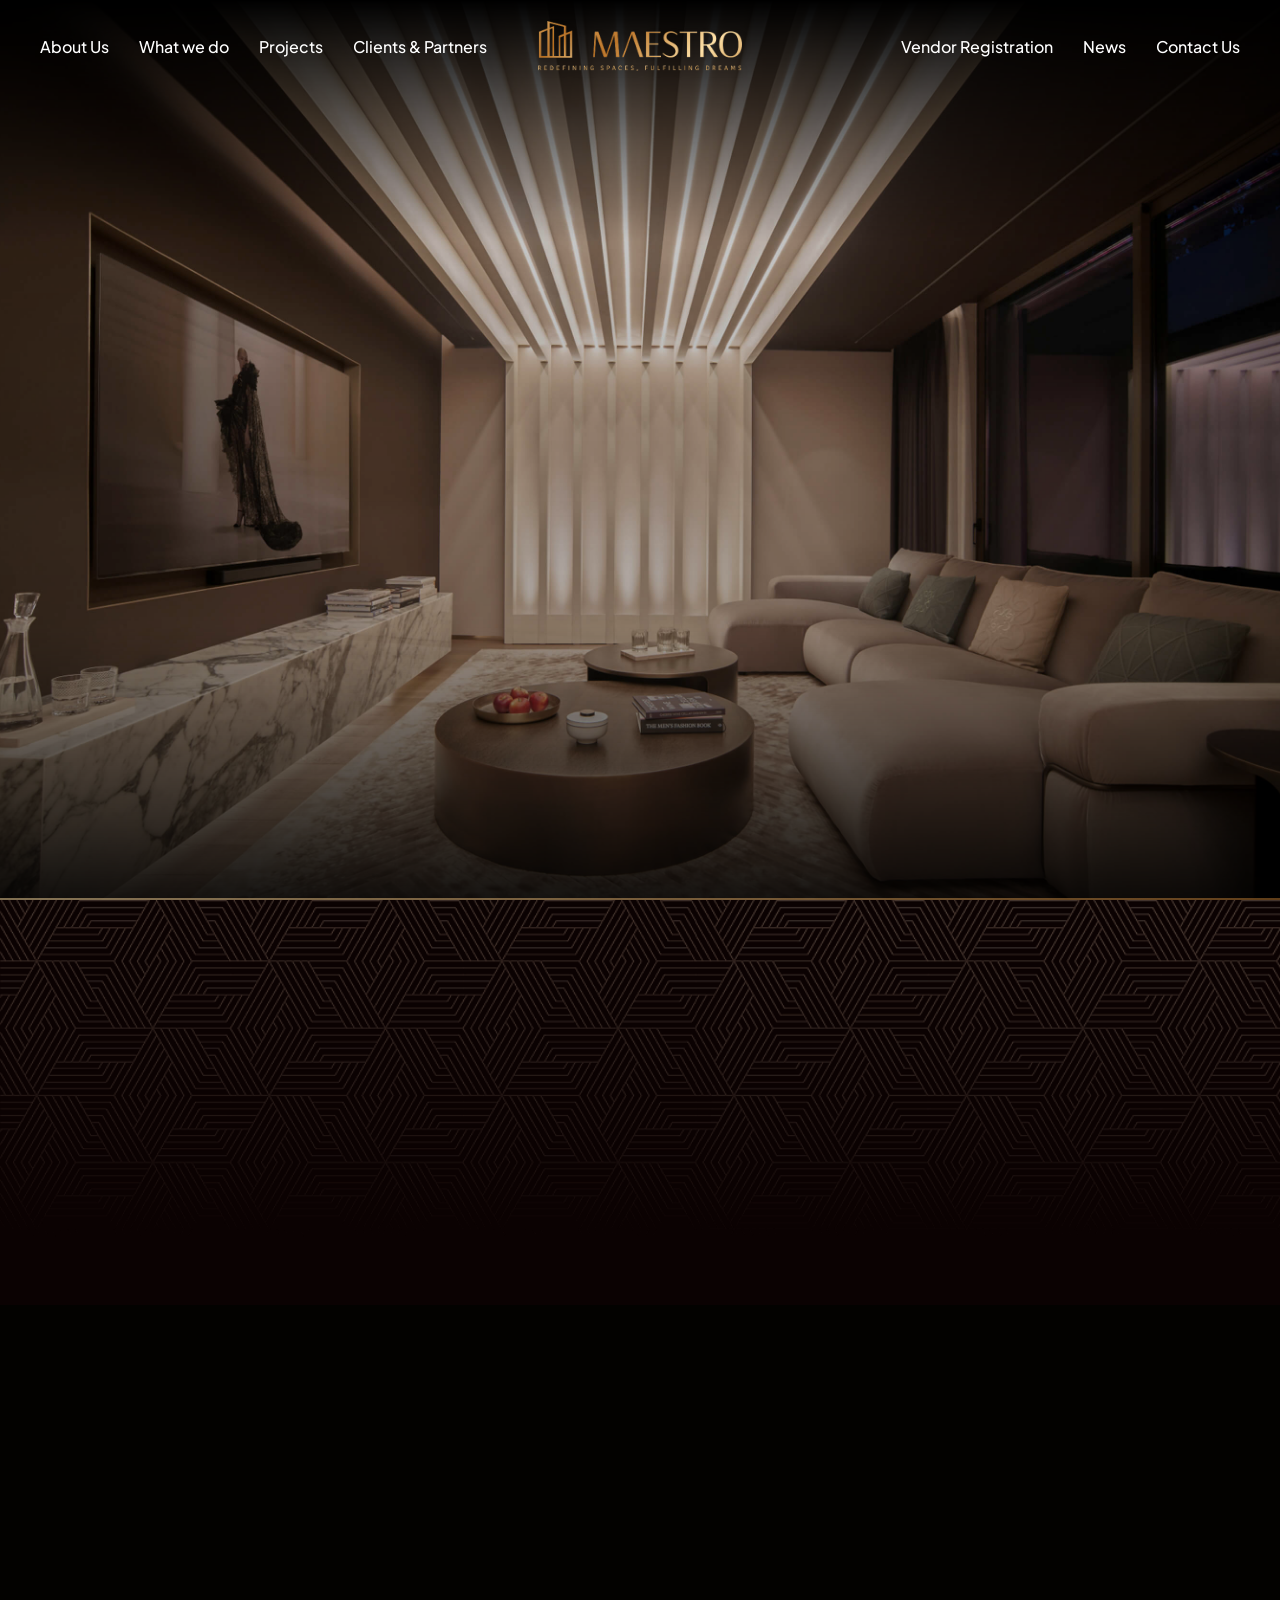
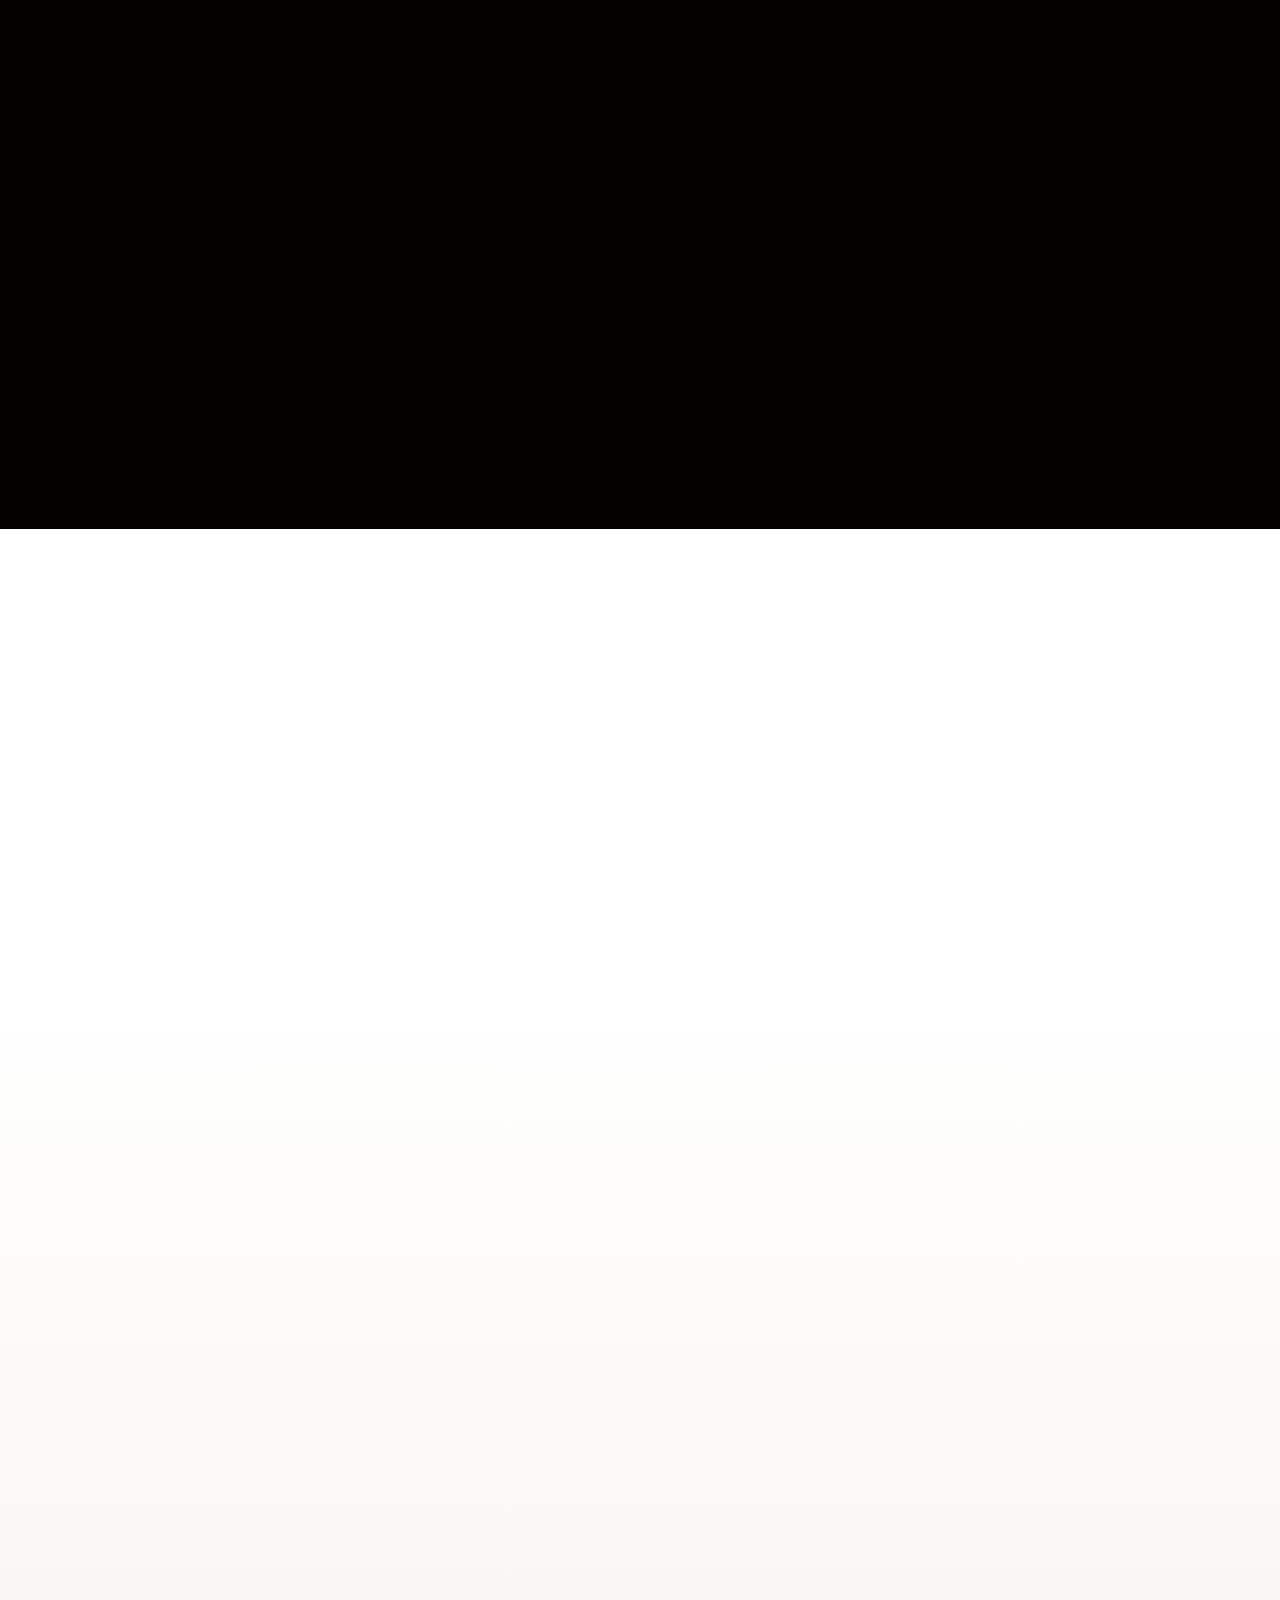
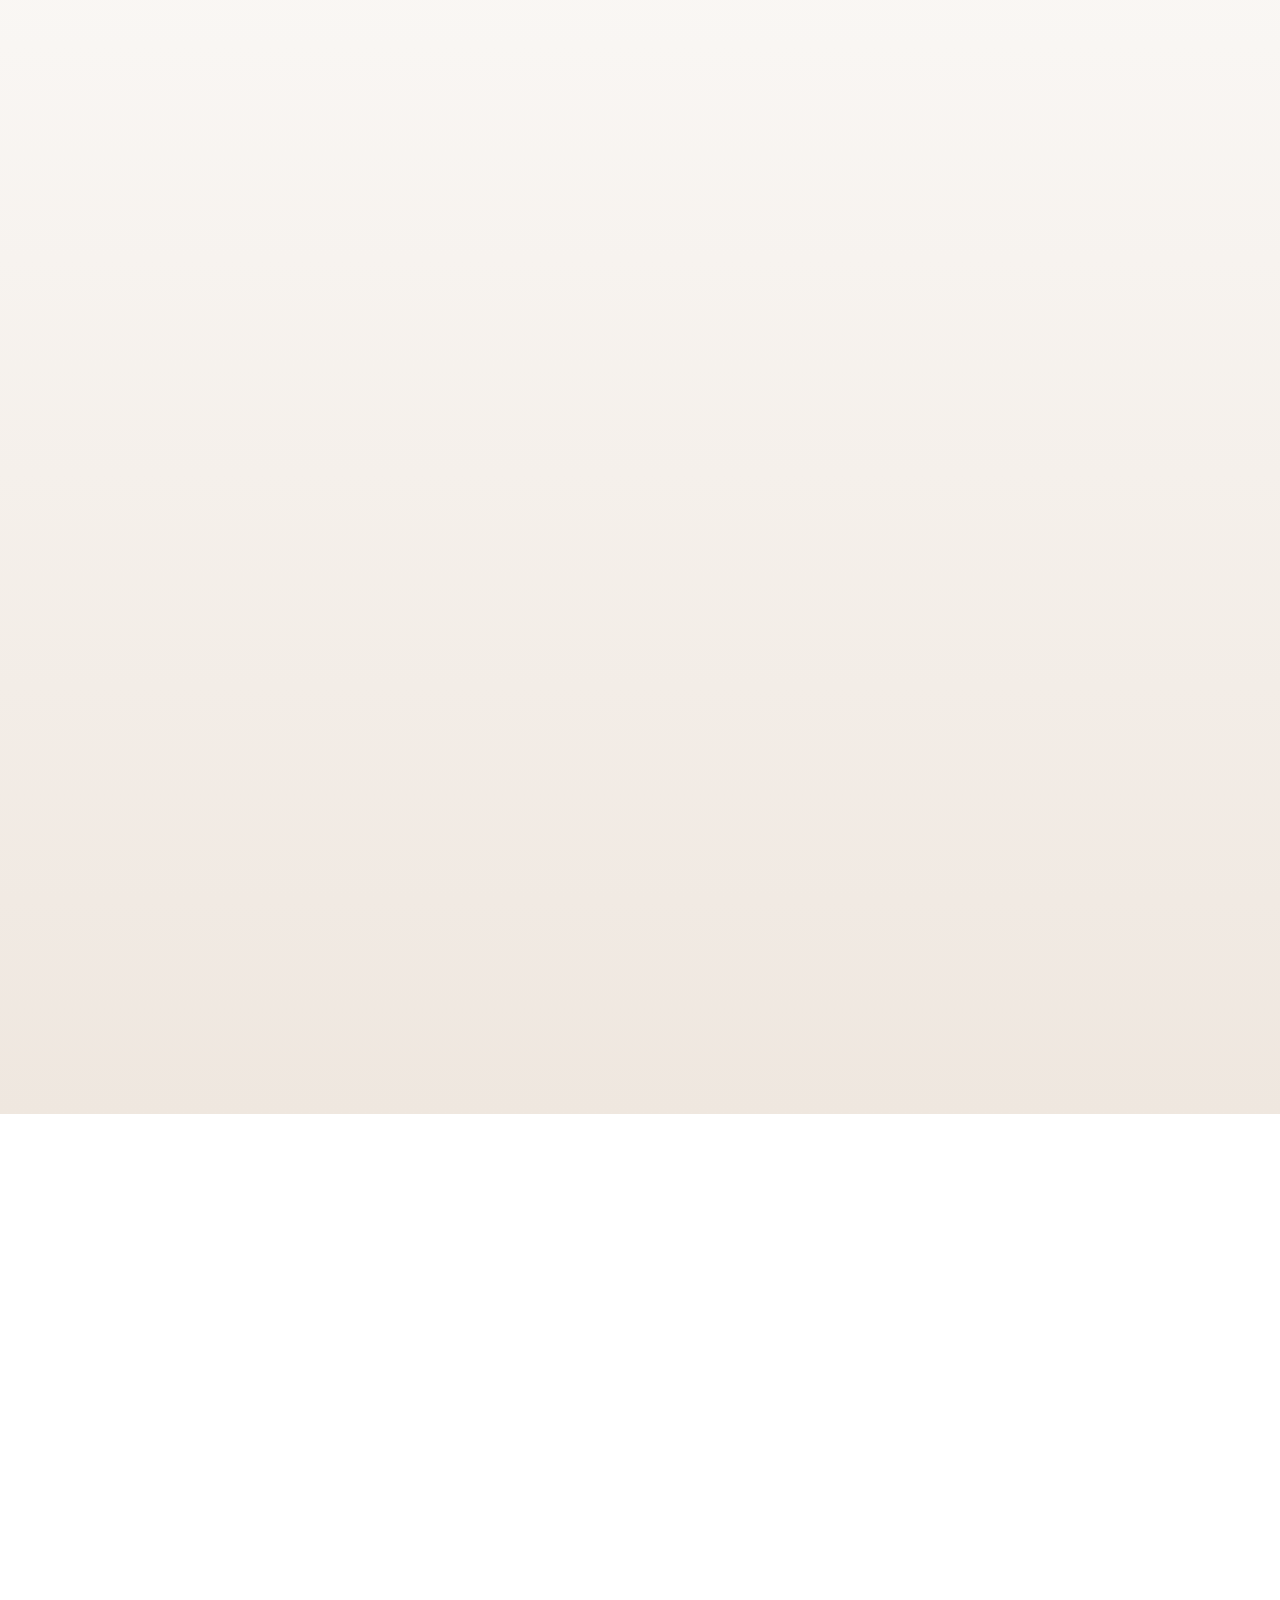
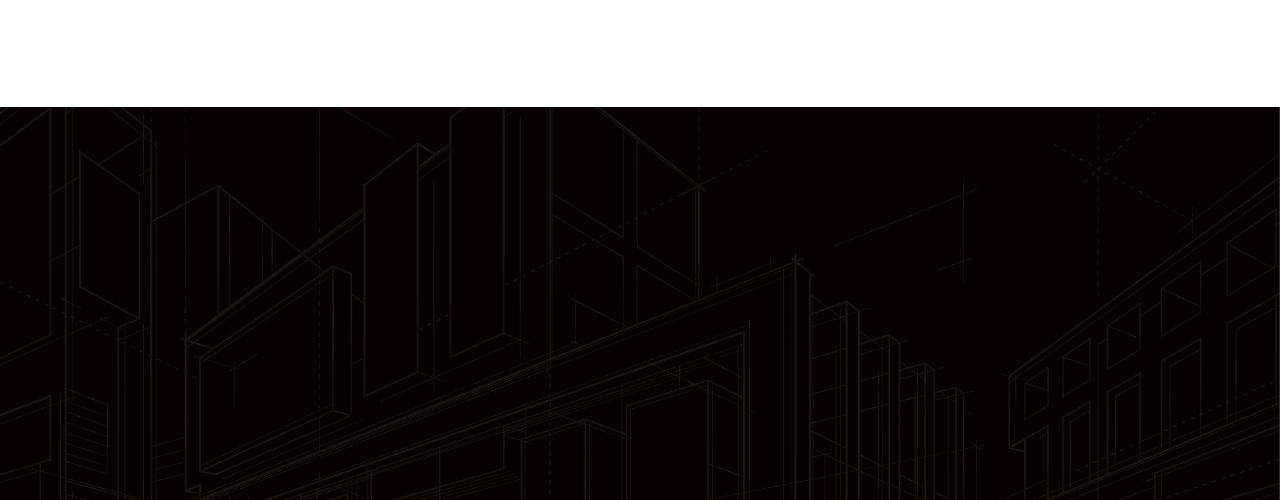
<file: index.html>
<!DOCTYPE html>
<html lang="en">

<head>
    <meta charset="UTF-8">
    <meta name="viewport"
        content="width=device-width, initial-scale=1.0 , maximum-scale=1, minimum-scale=1, user-scalable=no" />
    <title>Document</title>

    <link rel='stylesheet' href='css/swiper.min.css' type='text/css' media='all' />
    <!-- <link rel='stylesheet' href='css/main.min.css' type='text/css' media='all' /> -->
    <link rel="stylesheet" href="css/style.css" type='text/css' media='all' />
    <script src="js/jquery.js"></script>
    <script src="js/swiper.min.js"></script>
    <script src="js/swiper.bundles.js"></script>
    <script src="js/gsap.js"></script>
    <script src="js/TweenMax.min.js"></script>
    <script src="js/skrollr.js"></script>
    <script src="js/ScrollToPlugin.min.js"></script>
    <script src="js/common.js"></script>
    <script src="js/jquery.init.js"></script>
    <script src="js/script.js"></script>
</head>

<body>
    <!-- Loading Screen -->
    <div id="loading">
        <div class="loading_box">
            <img src="images/logo-single.png" alt="Logo" class="box__symbol" />
            <img src="images/logo-text-single.png" alt="Logo" class="box__yatch" />
        </div>
    </div>
    <!-- /Loading Screen -->

    <!-- Header -->
    <header class="header">
        <div class="container-fluid">
            <div class="box">
                <div class="menus">
                    <ul>
                        <li><a href="#">About Us</a></li>
                        <li><a href="#">What we do</a></li>
                        <li><a href="#">Projects</a></li>
                        <li><a href="#">Clients & Partners</a></li>
                    </ul>
                </div>
                <a href="#" class="logo">
                    <img src="images/logo.png" alt="Logo">
                </a>
                <div class="menus">
                    <ul>
                        <li><a href="#">Vendor Registration</a></li>
                        <li><a href="#">News</a></li>
                        <li><a href="#">Contact Us</a></li>
                    </ul>
                </div>
            </div>
        </div>
    </header>
    <!-- /End Header -->

    <div class="header-scroll">
        <div class="container-fluid">
            <div class="box">
                <div class="menus">
                    <ul>
                        <li><a href="#">About Us</a></li>
                        <li><a href="#">What we do</a></li>
                        <li><a href="#">Projects</a></li>
                        <li><a href="#">Clients & Partners</a></li>
                    </ul>
                </div>
                <a href="#" class="logo">
                    <img src="images/logo.png" alt="Logo">
                </a>
                <div class="menus">
                    <ul>
                        <li><a href="#">Vendor Registration</a></li>
                        <li><a href="#">News</a></li>
                        <li><a href="#">Contact Us</a></li>
                    </ul>
                </div>
            </div>
        </div>
    </div>

    <main>
        <!-- Slider Banner -->
        <section class="sbanner">
            <!-- Slider main container -->
            <div class="shadow"></div>
            <div class="swiper">
                <!-- Additional required wrapper -->
                <div class="swiper-wrapper">
                    <!-- Slides -->
                    <div class="swiper-slide">
                        <div class="slide-image">
                            <img src="images/banner-1.jpg" alt="Slide 1">
                        </div>
                    </div>
                    <!-- Slides -->
                    <div class="swiper-slide">
                        <div class="slide-image">
                            <img src="images/banner-2.jpg" alt="Slide 2">
                        </div>
                    </div>
                    <!-- Slides -->
                    <div class="swiper-slide">
                        <div class="slide-image">
                            <img src="images/banner-3.jpg" alt="Slide 2">
                        </div>
                    </div>
                </div>
                <!-- If we need pagination -->
                <div class="swiper-pagination"></div>

                <!-- If we need scrollbar -->
                <div class="swiper-scrollbar1"></div>
            </div>
        </section>
        <!-- /End Slider Banner -->

        <!-- Home About -->
        <section class="habout" data-anim="false">
            <div class="container">
                <div class="box">
                    <div class="box-left">
                        <h2 class="box-heading tk-ani" style="--data-delay: .0s;">About<br>MAESTRO</h2>
                        <div class="box-actions tk-ani" style="--data-delay: .1s;">
                            <a href="#" class="tk-btn tk-primary">See more</a>
                        </div>
                    </div>
                    <div class="box-right tk-ani" style="--data-delay: .2s;">
                        <p><b>Maestro is a global Design & Build contractor with offices in Dubai, India, the UK, Qatar,
                                and Vietnam.</b> We deliver integrated, end-to-end solutions - from concept and design
                            development to construction and handover - supported by a multidisciplinary team with deep
                            expertise in architecture, engineering, and interior fit-out.</p>
                        <p>Our approach combines international experience and local knowledge to create elegant,
                            functional, and distinctive spaces - ensuring every project achieves design integrity, build
                            quality, and long-term value.</p>
                    </div>
                    <div class="box-mactions tk-ani" style="--data-delay: .4s;">
                        <a href="#" class="tk-btn tk-primary">See more</a>
                    </div>
                </div>
            </div>
        </section>
        <!-- /End Home About -->

        <!-- Home Global -->
        <section class="global">
            <div class="container">
                <div class="box">
                    <div data-anim="false">
                        <h2 class="box-heading tk-ani" style="--data-delay: .0s;">Global Presense</h2>
                        <div class="box-text tk-ani" style="--data-delay: .2s;">
                            Combining global expertise with local insights,<br>we deliver excellence worldwide.
                        </div>
                    </div>
                    <div class="box-map" data-anim="false">
                        <div class="map--img">
                            <img src="images/map.jpg" alt="Map" class="img--main tk-ani">
                            <span class="ubtn pin1" style="--data-delay: 1s;">
                                <img src="images/pin1.svg" alt="ubtn pin">
                            </span>
                            <span class="ubtn pin2" style="--data-delay: .8s;">
                                <img src="images/pin2.svg" alt="ubtn pin">
                            </span>
                            <span class="ubtn pin3" style="--data-delay: .6s;">
                                <img src="images/pin3.svg" alt="ubtn pin">
                            </span>
                            <span class="ubtn pin4" style="--data-delay: .4s;">
                                <img src="images/pin4.svg" alt="ubtn pin">
                            </span>
                            <span class="ubtn pin5" style="--data-delay: .2s;">
                                <img src="images/pin5.svg" alt="ubtn pin">
                            </span>
                            <span class="ubtn pin6">
                                <img src="images/pin6.svg" alt="ubtn pin">
                            </span>
                        </div>
                        <div class="map--location tk-ani">
                            <ul class="location--list">
                                <li class="ubtn pin1">
                                    <span>01. </span> Singapore
                                </li>
                                <li class="ubtn pin2">
                                    <span>02. </span> Vietnam
                                </li>
                                <li class="ubtn pin3">
                                    <span>03. </span> India
                                </li>
                                <li class="ubtn pin4">
                                    <span>04. </span> UAE
                                </li>
                                <li class="ubtn pin5">
                                    <span>05. </span> Saudi Arabia
                                </li>
                                <li class="ubtn pin6">
                                    <span>06. </span> UK
                                </li>
                            </ul>
                            <ul class="location--address">
                                <li class="ubtn pin1">7 Temaesk Boulevard # 12-07 Suntec Tower One Singapore (038987), Singapore</li>
                                <li class="ubtn pin2">7th Floor, Saigon Finance Tower, No. 9 Dinh Tien Hoang Street, Da Kao Ward, District 1, Ho Chi Minh City, Vietnam 7th Floor, Saigon Finance Tower, No. 9 Dinh Tien Hoang Street, Da Kao Ward, District 1, Ho Chi Minh City, Vietnam</li>
                                <li class="ubtn pin3">7th Floor, Saigon Finance Tower, No. 9 Dinh Tien Hoang Street, Da Kao Ward, District 1, Ho Chi Minh City, Vietnam</li>
                                <li class="ubtn pin4">Unit 2405, Regal Tower, Business Bay, UAE</li>
                                <li class="ubtn pin5">Unit 2405, Regal Tower, Business Bay, UAE</li>
                                <li class="ubtn pin6">Unit 2405, Regal Tower, Business Bay, UAE</li>
                            </ul>
                        </div>
                        <div class="map--mobile tk-ani" style="--data-delay: .2s;">
                            <img src="images/map-mobile.jpg" alt="">
                        </div>
                        <div class="map--mlocation">
                            <div class="item tk-ani" style="--data-delay: .4s;">
                                <div class="item--name"><span>01. </span> Singapore</div>
                                <div class="item--address">7 Temaesk Boulevard # 12-07 Suntec Tower One Singapore (038987), Singapore</div>
                            </div>
                            <div class="item tk-ani" style="--data-delay: .6s;">
                                <div class="item--name"><span>01. </span> Singapore</div>
                                <div class="item--address">7 Temaesk Boulevard # 12-07 Suntec Tower One Singapore (038987), Singapore</div>
                            </div>
                            <div class="item tk-ani" style="--data-delay: .8s;">
                                <div class="item--name"><span>01. </span> Singapore</div>
                                <div class="item--address">7 Temaesk Boulevard # 12-07 Suntec Tower One Singapore (038987), Singapore</div>
                            </div>
                            <div class="item tk-ani" style="--data-delay: 1s;">
                                <div class="item--name"><span>01. </span> Singapore</div>
                                <div class="item--address">7 Temaesk Boulevard # 12-07 Suntec Tower One Singapore (038987), Singapore</div>
                            </div>
                            <div class="item tk-ani" style="--data-delay: 1.2s;">
                                <div class="item--name"><span>01. </span> Singapore</div>
                                <div class="item--address">7 Temaesk Boulevard # 12-07 Suntec Tower One Singapore (038987), Singapore</div>
                            </div>
                        </div>
                    </div>
                </div>
            </div>
        </section>
        <!-- /End Home Global -->

        <!-- Home Clients -->
        <section class="hclients">
            <div class="container" data-anim="false">
                <div class="box">
                    <div class="box-left">
                        <h2 class="box-heading tk-heading tk-ani" style="--data-delay: .0s;">Clients & Partners</h2>
                        <div class="box-actions tk-ani" style="--data-delay: .1s;">
                            <a href="#" class="tk-btn tk-primary">See more</a>
                        </div>
                    </div>
                    <div class="box-right tk-ani" style="--data-delay: .2s;">
                        <p>As a <b>Design & Build specialist</b>, we take pride in collaborating with world-renowned
                            clients such as <b>JW Marriott, The Ritz-Carlton, Elie Saab, and Masterise Homes,</b>
                            together with trusted partners in architecture, design, project management, and cost
                            consultancy — transforming visionary concepts into reality through <b>design excellence and
                                construction mastery.</b>
                        </p>
                    </div>
                    <div class="box-mactions tk-ani" style="--data-delay: .4s;">
                        <a href="#" class="tk-btn tk-primary">See more</a>
                    </div>
                </div>
            </div>
            <div data-anim="false">
                <div class="partner-slider tk-ani" style="--data-delay: .2s;">
                    <div class="swiper">
                        <div class="swiper-wrapper">
                            <div class="swiper-slide">
                                <div class="item">
                                    <img src="images/client-1.png" alt="Logo">
                                </div>
                            </div>
                            <div class="swiper-slide">
                                <div class="item">
                                    <img src="images/client-2.png" alt="Logo">
                                </div>
                            </div>
                            <div class="swiper-slide">
                                <div class="item">
                                    <img src="images/client-3.png" alt="Logo">
                                </div>
                            </div>
                            <div class="swiper-slide">
                                <div class="item">
                                    <img src="images/client-4.png" alt="Logo">
                                </div>
                            </div>
                            <div class="swiper-slide">
                                <div class="item">
                                    <img src="images/client-5.png" alt="Logo">
                                </div>
                            </div>
                            <div class="swiper-slide">
                                <div class="item">
                                    <img src="images/client-6.png" alt="Logo">
                                </div>
                            </div>
                            <div class="swiper-slide">
                                <div class="item">
                                    <img src="images/client-7.png" alt="Logo">
                                </div>
                            </div>
                            <div class="swiper-slide">
                                <div class="item">
                                    <img src="images/client-8.png" alt="Logo">
                                </div>
                            </div>
                            <div class="swiper-slide">
                                <div class="item">
                                    <img src="images/client-9.png" alt="Logo">
                                </div>
                            </div>
                        </div>
                    </div>
                </div>
            </div>
        </section>
        <!-- /End Home Clients -->

        <!-- What we do -->
        <!-- <section class="wwd">
            <div class="container-fluid">
                <div class="box" data-anim="false">
                    <h2 class="box-heading tk-heading center tk-ani">What We Do</h2>
                    <div class="box-product tk-ani" style="--data-delay: .2s;">
                        <h3 class="product--title tk-ani" style="--data-delay: .6s;">Product Lines</h3>
                        <div class="product--items">
                            <div class="item" data-anim="false">
                                <div class="item--img">
                                    <div class="img--bg">
                                        <div class="bg--box">
                                            <div class="bg" style="background-image: url(images/product-1.jpg);">
                                                <img src="images/project-1.jpg" alt="Image">
                                            </div>
                                        </div>
                                    </div>
                                </div>
                                <div class="item--caption">
                                    <div class="caption--area">
                                        <div class="caption--title"><span>Joinery & Millwork Division</span></div>
                                        <div class="caption--text">
                                            <p>Maestro’s Joinery & Millwork Division delivers precision-crafted
                                                woodworks that define quality and detail. </p>
                                        </div>
                                    </div>
                                </div>
                            </div>
                            <div class="item" data-anim="false">
                                <div class="item--img">
                                    <div class="img--bg">
                                        <div class="bg--box">
                                            <div class="bg" style="background-image: url(images/product-2.jpg);">
                                                <img src="images/project-1.jpg" alt="Image">
                                            </div>
                                        </div>
                                    </div>
                                </div>
                                <div class="item--caption">
                                    <div class="caption--area">
                                        <div class="caption--title"><span>Standard Furniture Collection</span></div>
                                        <div class="caption--text">
                                            <p>Our Standard Furniture Line provides functional and design-driven
                                                solutions for commercial, residential, and hospitality projects. </p>
                                        </div>
                                    </div>
                                </div>
                            </div>
                            <div class="item" data-anim="false">
                                <div class="item--img">
                                    <div class="img--bg">
                                        <div class="bg--box">
                                            <div class="bg" style="background-image: url(images/product-3.jpg);">
                                                <img src="images/project-1.jpg" alt="Image">
                                            </div>
                                        </div>
                                    </div>
                                </div>
                                <div class="item--caption">
                                    <div class="caption--area">
                                        <div class="caption--title"><span>Luxury Furniture Collection</span></div>
                                        <div class="caption--text">
                                            <p>The Luxury Furniture Collection reflects Maestro’s commitment to artistry
                                                and refinement.</p>
                                            <p>Created by a team of local and international specialists, each bespoke
                                                piece merges premium materials, timeless design, and exceptional
                                                craftsmanship, offering distinct elegance and individuality in every
                                                detail.</p>
                                        </div>
                                    </div>
                                </div>
                            </div>
                        </div>
                    </div>
                </div>
            </div>
            <div class="box2">
                <div class="container-fluid"  data-anim="false">
                    <div class="box-area tk-ani" style="--data-delay: .2s;">
                        <h3 class="box-title tk-ani" style="--data-delay: .2s;">Our Services</h3>

                        <div class="box-items tk-ani" style="--data-delay: .4s;">
                            <div class="item tk-ani" style="--data-delay: .7s;">
                                <div class="item--icon">
                                    <img src="images/icon-s4.png" alt="Icon">
                                </div>
                                <div class="item--caption">
                                    <div class="item--title">
                                        PMCM
                                        <span>(Project Management & Costruction Management)</span>
                                    </div>
                                    <div class="item--text">
                                        <p>We manage every phase from concept to completion — coordinating all disciplines to ensure quality, cost control, and on-time delivery.</p>
                                        <p>Our PMCM approach guarantees smooth communication between design, construction, and client teams, resulting in efficient execution and long-term value.</p>
                                    </div>
                                </div>
                            </div>
                            <div class="item tk-ani" style="--data-delay: .9s;">
                                <div class="item--icon">
                                    <img src="images/icon-s2.png" alt="Icon">
                                </div>
                                <div class="item--caption">
                                    <div class="item--title">Building<br> Construction</div>
                                    <div class="item--text">
                                        <p>With extensive experience across both local and international markets, Maestro transforms designs into enduring landmarks built with precision, craftsmanship, and quality.</p>  
                                        <p>Our proven expertise ensure every project meets global standards of safety, performance, and aesthetics, standing strong through time and across borders.</p>
                                    </div>
                                </div>
                            </div>
                            <div class="item tk-ani" style="--data-delay: 1.1s;">
                                <div class="item--icon">
                                    <img src="images/icon-s1.png" alt="Icon">
                                </div>
                                <div class="item--caption">
                                    <div class="item--title">Interior<br> Design </div>
                                    <div class="item--text">
                                        <p>We offer unparalleled expertise in crafting elegant and functional interiors, combining creativity, precision, and timeless aesthetics. <p>
                                        <p>Our design philosophy focuses on balance, harmony, and detail — where every material, texture, and lighting element is thoughtfully selected to reflect the client’s identity and enhance the overall experience of space. </p>
                                    </div>
                                </div>
                            </div>
                            <div class="item tk-ani" style="--data-delay: 1.3s;">
                                <div class="item--icon">
                                    <img src="images/icon-s3.png" alt="Icon">
                                </div>
                                <div class="item--caption">
                                    <div class="item--title">Interior<br> Fit-Out</div>
                                    <div class="item--text">
                                        <p>With an experienced in-house team of local and international specialists, Maestro delivers high-end fit-out projects with precision and artistry.</p>
                                        <p>Through a seamless blend of craftsmanship, premium materials, and meticulous detailing, we create spaces that reflect timeless elegance, functionality, and the distinctive character of each client. </p>
                                    </div>
                                </div>
                            </div>
                        </div>

                        <div class="box-actions tk-ani">
                            <a href="#" class="tk-btn tk-primary tk-mauto">Discover All Services</a>
                        </div>
                    </div>
                </div>
            </div>
        </section> -->
        <!-- /End What we do -->

        <!-- Home Project -->
        <section class="hproject">
            <div class="container-fluid" data-anim="false">
                <h2 class="box-heading tk-heading center tk-ani">Our Projects</h2>
            </div>
            <div class="box" data-anim="false">
                <div class="swiper tk-ani" style="--data-delay: 0.2s">
                    <!-- Additional required wrapper -->
                    <div class="swiper-wrapper">
                        <!-- Slides -->
                        <a class="swiper-slide tk-ani">
                            <div class="slider-image" data-anim="false">
                                <div class="img--bg">
                                    <div class="bg--box">
                                        <div class="bg" style="background-image: url(images/project-1.jpg);">
                                            <img src="images/project-1.jpg" alt="Image">
                                        </div>
                                    </div>
                                </div>
                            </div>
                            <div class="slide-content">
                                <h3 class="slide-title">The Rivus - Elie Saab</h3>
                            </div>
                        </a>
                        <!-- Slides -->
                        <a class="swiper-slide tk-ani" style="--data-delay: 0.5s">
                            <div class="slider-image" data-anim="false">
                                <div class="img--bg">
                                    <div class="bg--box">
                                        <div class="bg" style="background-image: url(images/project-2.jpg);">
                                            <img src="images/project-2.jpg" alt="Image">
                                        </div>
                                    </div>
                                </div>
                            </div>
                            <div class="slide-content">
                                <h3 class="slide-title">Grand Marina Saigon - Marriott International</h3>
                            </div>
                        </a>
                        <!-- Slides -->
                        <a class="swiper-slide tk-ani" style="--data-delay: 0.8s">
                            <div class="slider-image" data-anim="false">
                                <div class="img--bg">
                                    <div class="bg--box">
                                        <div class="bg" style="background-image: url(images/project-3.jpg);">
                                            <img src="images/project-3.jpg" alt="Image">
                                        </div>
                                    </div>
                                </div>
                            </div>
                            <div class="slide-content">
                                <h3 class="slide-title">The Grand Hanoi Ritz Carlton</h3>
                            </div>
                        </a>
                    </div>
                    <div class="swiper-button-area">
                        <div class="swiper-button-prev">
                            <img src="images/arrow-prev.svg" alt="Arrow">
                        </div>
                        <!-- If we need pagination -->
                        <div class="swiper-button-next">
                            <img src="images/arrow-next.svg" alt="Arrow">
                        </div>
                    </div>
                    <div class="swiper-pagination"></div>
                </div>
            </div>
            <div class="container-fluid" data-anim="false">
                <div class="box-actions tk-ani center">
                    <a href="#" class="tk-btn tk-primary">View All Projects</a>
                </div>
            </div>
        </section>
        <!-- /End Home Project -->

        <section class="hnews">
            <div class="container-fluid" data-anim="false">
                <div class="box">
                    <h2 class="box-heading tk-heading center tk-ani">News</h2>
                    <div class="box-slider tk-ani">
                        <div class="swiper">
                            <!-- Additional required wrapper -->
                            <div class="swiper-wrapper">
                                <!-- Slides -->
                                <div class="swiper-slide tk-ani" data-anim="false" style="--data-delay: 0.2s">
                                    <a class="slider-image">
                                        <div class="img--bg">
                                            <div class="bg--box">
                                                <div class="bg" style="background-image: url(images/news-1.jpg);">
                                                    <img src="images/project-1.jpg" alt="Image">
                                                </div>
                                            </div>
                                        </div>
                                    </a>
                                    <div class="slide-content">
                                        <div class="slide-date tk-ani" style="--data-delay: 0.2s">15 Aug 2025</div>
                                        <h3 class="slide-title tk-ani" style="--data-delay: 0.4s"><a>MAESTRO: Nurturing Sustainable Growth Through Our People</a></h3>
                                    </div>
                                </div>
                                <div class="swiper-slide tk-ani" data-anim="false" style="--data-delay: 0.5s">
                                    <a class="slider-image">
                                        <div class="img--bg">
                                            <div class="bg--box">
                                                <div class="bg" style="background-image: url(images/news-2.jpg);">
                                                    <img src="images/project-1.jpg" alt="Image">
                                                </div>
                                            </div>
                                        </div>
                                    </a>
                                    <div class="slide-content">
                                        <div class="slide-date tk-ani" style="--data-delay: 0.5s">15 Aug 2025</div>
                                        <h3 class="slide-title tk-ani" style="--data-delay: 0.7s"><a>Congratulations to The Rivus – the first ELIE SAAB branded villa in Asia</a></h3>
                                    </div>
                                </div>
                                <div class="swiper-slide tk-ani" data-anim="false" style="--data-delay: 0.8s">
                                    <a class="slider-image">
                                        <div class="img--bg">
                                            <div class="bg--box">
                                                <div class="bg" style="background-image: url(images/news-3.jpg);">
                                                    <img src="images/project-1.jpg" alt="Image">
                                                </div>
                                            </div>
                                        </div>
                                    </a>
                                    <div class="slide-content">
                                        <div class="slide-date tk-ani" style="--data-delay: 0.8s">15 Aug 2025</div>
                                        <h3 class="slide-title tk-ani" style="--data-delay: 1s"><a>Maestro with Worldvills: Creating international living standards in the heart of luxury real estate</a></h3>
                                    </div>
                                </div>
                                <!-- Slides -->
                            </div>
                        </div>
                        
                        <div class="swiper-button-area">
                            <div class="swiper-button-prev">
                                <svg width="20" height="34" viewBox="0 0 20 34" fill="none" xmlns="http://www.w3.org/2000/svg">
                                    <path d="M8.11671 14.854L5.94164 16.976L8.11671 19.098L20 30.9813L16.9761 33.9521L-2.3306e-06 16.976L16.9761 -0.000107076L20 2.97072L8.11671 14.854Z" fill="#0B0202"/>
                                </svg>
                            </div>
                            <!-- If we need pagination -->
                            <div class="swiper-button-next">
                                <svg width="20" height="34" viewBox="0 0 20 34" fill="none" xmlns="http://www.w3.org/2000/svg">
                                    <path d="M11.8833 19.125L14.0584 17L11.8833 14.875L0 2.975L3.02387 0L20 17L3.02387 34L0 31.025L11.8833 19.125Z" fill="#0B0202"/>
                                </svg>
                            </div>
                        </div>
                    </div>
                </div>
            </div>
        </section>
    </main>

    <!-- Footer -->
    <footer data-anim="false">
        <div class="container-fluid">
            <div class="box">
                <div class="box-top tk-ani">
                    <a href="#" class="logo">
                        <img src="images/logo.png" alt="Logo">
                    </a>
                    <div class="menu">
                        <ul>
                            <li><a href="#">About Us</a></li>
                            <li><a href="#">What We Do</a></li>
                            <li><a href="#">Projects</a></li>
                            <li><a href="#">Clients & Partners</a></li>
                        </ul>
                        <ul>
                            <li><a href="#">Vendor Registration</a></li>
                            <li><a href="#">News</a></li>
                            <li><a href="#">Contact Us</a></li>
                        </ul>
                    </div>
                </div>
                <div class="box-bottom tk-ani">
                    <div class="box-left">
                        <ul class="info">
                            <li>
                                <a href="mailTo: enquity@maestropc.com">
                                    <svg width="16" height="16" viewBox="0 0 16 16" fill="none"
                                        xmlns="http://www.w3.org/2000/svg">
                                        <g opacity="0.5">
                                            <path
                                                d="M14 5.28027L8.38217 9.21289C8.15268 9.37345 7.84733 9.37345 7.61784 9.21289L2.00001 5.28027V12C2.00001 12.3651 2.30153 12.6667 2.66667 12.6667H13.3333C13.6985 12.6667 14 12.3651 14 12V5.28027ZM2.66667 3.33333C2.40802 3.33333 2.18154 3.48476 2.07129 3.7028L8.00001 7.85286L13.9284 3.7028C13.8181 3.48483 13.5919 3.33333 13.3333 3.33333H2.66667ZM15.3333 12C15.3333 13.1015 14.4349 14 13.3333 14H2.66667C1.56515 14 0.666672 13.1015 0.666672 12V4C0.666672 2.89848 1.56515 2 2.66667 2H13.3333C14.4349 2 15.3333 2.89848 15.3333 4V12Z"
                                                fill="#EFE7DF" />
                                        </g>
                                    </svg>
                                    <span>enquity@maestropc.com</span>
                                </a>
                            </li>
                            <li>
                                <a href="tel:+84 968 998 781">
                                    <svg width="16" height="16" viewBox="0 0 16 16" fill="none"
                                        xmlns="http://www.w3.org/2000/svg">
                                        <g opacity="0.5">
                                            <path
                                                d="M4.73995 0.618696C5.22295 0.615513 5.69101 0.787381 6.05733 1.10242C6.40225 1.3991 6.63509 1.80386 6.71879 2.24923L6.73344 2.33875L6.73441 2.34493C6.81219 2.93459 6.95628 3.51357 7.1641 4.07084L7.18786 4.13823C7.30165 4.47724 7.32283 4.84102 7.24808 5.19161C7.16833 5.56558 6.98277 5.90898 6.7139 6.18087L6.23311 6.66134C7.017 7.89117 8.06061 8.93468 9.2904 9.71863L9.7712 9.23816C10.0431 8.9693 10.3865 8.78406 10.7605 8.70431C11.1344 8.62457 11.5233 8.65344 11.8812 8.78797C12.3689 8.96985 12.8729 9.10287 13.3864 9.18543L13.6071 9.21798L13.613 9.21863C14.0988 9.28716 14.5426 9.53184 14.8597 9.90613C15.1733 10.2762 15.341 10.7474 15.333 11.232L15.3334 13.2294L15.3311 13.3335C15.3194 13.5764 15.2634 13.8153 15.1657 14.0386C15.0542 14.2938 14.8905 14.5229 14.6853 14.7111C14.48 14.8994 14.2378 15.0428 13.974 15.132C13.7102 15.2212 13.4307 15.2544 13.1534 15.2294C13.1494 15.229 13.1453 15.2285 13.1413 15.2281C10.9883 14.9941 8.92014 14.2588 7.10258 13.0813C5.40919 12.0052 3.97322 10.5696 2.89717 8.87618C1.71556 7.05038 0.980028 4.97183 0.750363 2.80913C0.749997 2.80567 0.749699 2.80217 0.749387 2.79871C0.724406 2.52219 0.757122 2.24347 0.845741 1.98035C0.934359 1.71724 1.07686 1.47545 1.26404 1.27039C1.45123 1.06532 1.67932 0.901456 1.93331 0.789269C2.18723 0.677128 2.46171 0.618967 2.7393 0.618696H4.73995ZM2.7406 1.95203C2.64809 1.95212 2.55667 1.97163 2.47204 2.009C2.38739 2.04639 2.31113 2.1008 2.24874 2.16915C2.18634 2.23751 2.13895 2.31842 2.10941 2.40613C2.08021 2.49291 2.069 2.58478 2.07686 2.67599C2.27902 4.56864 2.90984 6.3896 3.92028 8.00086L4.01957 8.15646L4.02282 8.16134C4.99385 9.68939 6.28936 10.9849 7.81742 11.9559C7.81915 11.957 7.82091 11.9584 7.82263 11.9595C9.4645 13.0243 11.3331 13.6891 13.2784 13.9016C13.3692 13.9091 13.4606 13.8982 13.5469 13.869C13.6348 13.8393 13.7155 13.7915 13.7839 13.7287C13.8523 13.666 13.9069 13.5895 13.944 13.5044C13.9812 13.4194 14.0004 13.3277 14 13.2349V11.2157C14.0041 11.0523 13.9481 10.8929 13.8425 10.7681C13.7368 10.6433 13.5887 10.5618 13.4268 10.5389C12.739 10.4478 12.0635 10.2792 11.4134 10.0367L11.4121 10.036C11.2928 9.99117 11.1631 9.98144 11.0384 10.008C10.9138 10.0346 10.7993 10.0965 10.7087 10.1861L9.86462 11.0302C9.65241 11.2423 9.3247 11.2866 9.06384 11.1382C7.29049 10.1299 5.82219 8.66157 4.81384 6.88823C4.66553 6.62737 4.70975 6.29965 4.92191 6.08745L5.76599 5.24337C5.85561 5.15274 5.91746 5.03827 5.94405 4.91362C5.97062 4.78897 5.9609 4.65922 5.91605 4.53992L5.9154 4.53862C5.67279 3.88845 5.50429 3.21288 5.41312 2.52495C5.39046 2.36481 5.31049 2.21862 5.18786 2.11316C5.06521 2.00768 4.90822 1.95044 4.74646 1.95203H2.7406Z"
                                                fill="#EFE7DF" />
                                        </g>
                                    </svg>
                                    <span>+84 968 998 781</span>
                                </a>
                            </li>
                            <li>
                                <a href="">
                                    <svg width="16" height="16" viewBox="0 0 16 16" fill="none"
                                        xmlns="http://www.w3.org/2000/svg">
                                        <g opacity="0.5">
                                            <path
                                                d="M9.99999 7.33319C10.3682 7.33319 10.6667 7.63167 10.6667 7.99986V13.9999H12.6667C12.8435 13.9999 13.013 13.9296 13.138 13.8045C13.263 13.6795 13.3333 13.51 13.3333 13.3332V6.3257L7.99999 2.17759L2.66666 6.3257V13.3332C2.66666 13.51 2.73695 13.6795 2.86197 13.8045C2.987 13.9296 3.15652 13.9999 3.33333 13.9999H5.33333V7.99986C5.33333 7.63167 5.6318 7.33319 5.99999 7.33319H9.99999ZM6.66666 13.9999H9.33333V8.66652H6.66666V13.9999ZM14.6667 13.3332C14.6667 13.8636 14.4558 14.3722 14.0807 14.7473C13.7057 15.1223 13.1971 15.3332 12.6667 15.3332H3.33333C2.80289 15.3332 2.29434 15.1223 1.91927 14.7473C1.54419 14.3722 1.33333 13.8636 1.33333 13.3332V5.99986C1.33333 5.79413 1.42842 5.59979 1.59082 5.47349L7.59082 0.806823L7.63704 0.773946C7.87326 0.620465 8.18353 0.631416 8.40917 0.806823L14.4092 5.47349C14.5716 5.59979 14.6667 5.79413 14.6667 5.99986V13.3332Z"
                                                fill="#EFE7DF" />
                                        </g>
                                    </svg>
                                    <span>10 Le Loi Street, Nguyen Hue Ward, Ho Chi Minh city</span>
                                </a>
                            </li>
                        </ul>
                    </div>
                    <div class="box-right">
                        <ul class="social">
                            <li>
                                <a href="#">
                                    <svg width="24" height="24" viewBox="0 0 24 24" fill="none"
                                        xmlns="http://www.w3.org/2000/svg">
                                        <path
                                            d="M18.3952 7.02212C17.6005 7.02368 16.9543 6.3802 16.9528 5.58548C16.9512 4.79076 17.5947 4.14457 18.3898 4.14302C19.1848 4.14146 19.831 4.78531 19.8326 5.58004C19.8338 6.37476 19.1903 7.02057 18.3952 7.02212Z"
                                            fill="#EFE7DF" />
                                        <path fill-rule="evenodd" clip-rule="evenodd"
                                            d="M12.0115 18.161C8.60909 18.1676 5.8451 15.4149 5.8385 12.0117C5.83188 8.60923 8.58536 5.84481 11.9878 5.8382C15.3909 5.83159 18.1553 8.5859 18.1619 11.9879C18.1685 15.3912 15.4143 18.1544 12.0115 18.161ZM11.992 8.00035C9.78365 8.00424 7.99594 9.79858 7.99983 12.0074C8.0041 14.2166 9.79882 16.0039 12.0072 15.9996C14.2164 15.9954 16.0041 14.2014 15.9998 11.9922C15.9955 9.78302 14.2008 7.99608 11.992 8.00035Z"
                                            fill="#EFE7DF" />
                                        <path fill-rule="evenodd" clip-rule="evenodd"
                                            d="M4.1192 0.646479C4.88126 0.347876 5.75333 0.143362 7.03015 0.0830982C8.31011 0.0216726 8.71872 0.00767102 11.9769 0.00145262C15.2358 -0.00476578 15.6444 0.00766862 16.9244 0.0644334C18.2016 0.119643 19.0741 0.321049 19.8377 0.616544C20.6277 0.920974 21.298 1.33078 21.966 1.99603C22.6339 2.66205 23.0453 3.33002 23.3536 4.1189C23.6518 4.88174 23.8563 5.75306 23.917 7.03068C23.9776 8.31023 23.9924 8.71847 23.9986 11.9771C24.0048 15.2353 23.9916 15.6443 23.9356 16.925C23.88 18.2014 23.679 19.0743 23.3835 19.8375C23.0783 20.6276 22.6693 21.2979 22.004 21.9659C21.3388 22.6342 20.6701 23.0452 19.8812 23.3539C19.1184 23.6517 18.2471 23.8562 16.9702 23.9173C15.6903 23.9779 15.2817 23.9923 12.0224 23.9985C8.76459 24.0048 8.35598 23.9923 7.07605 23.9359C5.79882 23.88 4.92597 23.6789 4.16275 23.3838C3.37271 23.0782 2.70242 22.6696 2.03446 22.004C1.36611 21.3383 0.954386 20.67 0.646458 19.8811C0.347858 19.1186 0.144107 18.2469 0.0830727 16.9705C0.0220359 15.6901 0.00765506 15.2811 0.00143906 12.0229C-0.00480094 8.76435 0.00803667 8.35611 0.0640167 7.07616C0.1204 5.79855 0.320637 4.92606 0.61613 4.16206C0.921328 3.37239 1.33035 2.70248 1.99637 2.03413C2.6616 1.36616 3.33033 0.954017 4.1192 0.646479ZM4.94154 21.3679C5.36494 21.5308 6.00023 21.7252 7.17014 21.7761C8.43607 21.8309 8.81514 21.843 12.0185 21.8368C15.223 21.8309 15.6021 21.8173 16.8676 21.7579C18.0363 21.7022 18.6716 21.5055 19.0939 21.3407C19.6541 21.1218 20.0531 20.8601 20.4722 20.4406C20.8913 20.0195 21.1506 19.6194 21.3676 19.0591C21.5309 18.6354 21.7249 17.9996 21.7758 16.8297C21.8314 15.5646 21.8431 15.1851 21.8368 11.9809C21.831 8.77757 21.8174 8.3981 21.7572 7.13254C21.7019 5.96339 21.5056 5.32808 21.3404 4.90623C21.1215 4.34519 20.8606 3.94705 20.4399 3.52753C20.0192 3.10801 19.6191 2.84945 19.0581 2.6325C18.6355 2.46881 17.9994 2.27518 16.8303 2.22426C15.5643 2.16865 15.1849 2.15737 11.9808 2.1636C8.77743 2.16982 8.39836 2.18264 7.13281 2.24253C5.9633 2.29812 5.32877 2.49447 4.90575 2.65972C4.34587 2.87861 3.94696 3.13872 3.52746 3.5598C3.10871 3.98087 2.84938 4.38018 2.63244 4.94161C2.46993 5.36464 2.27434 6.00072 2.2242 7.16987C2.16898 8.43581 2.15733 8.81529 2.16355 12.0187C2.16939 15.2228 2.18298 15.6023 2.24248 16.8671C2.29729 18.037 2.49518 18.6715 2.65966 19.0949C2.87855 19.6544 3.13944 20.0533 3.55973 20.4729C3.98081 20.8908 4.38088 21.1509 4.94154 21.3679Z"
                                            fill="#EFE7DF" />
                                    </svg>
                                </a>
                            </li>
                            <li>
                                <a href="#">
                                    <svg width="24" height="24" viewBox="0 0 24 24" fill="none"
                                        xmlns="http://www.w3.org/2000/svg">
                                        <g clip-path="url(#clip0_582_4362)">
                                            <path
                                                d="M12 0C18.6274 0 24 5.37259 24 12C24 18.1352 19.3955 23.1944 13.4538 23.9121V15.667L16.7001 15.667L17.3734 12H13.4538V10.7031C13.4538 9.73417 13.6439 9.06339 14.0799 8.63483C14.5159 8.20627 15.1979 8.01993 16.1817 8.01993C16.4307 8.01993 16.6599 8.02241 16.8633 8.02736C17.1591 8.03456 17.4002 8.047 17.568 8.06467V4.74048C17.501 4.72184 17.4218 4.70321 17.3331 4.68486C17.1321 4.6433 16.8822 4.60324 16.6136 4.56806C16.0523 4.49453 15.4093 4.4423 14.9594 4.4423C13.1424 4.4423 11.7692 4.83102 10.8107 5.63619C9.65388 6.60791 9.10108 8.18622 9.10108 10.4199V12H6.62659V15.667H9.10108V23.6466C3.87432 22.3498 0 17.6277 0 12C0 5.37259 5.37259 0 12 0Z"
                                                fill="#EFE7DF" />
                                        </g>
                                        <defs>
                                            <clipPath id="clip0_582_4362">
                                                <rect width="24" height="24" fill="white" />
                                            </clipPath>
                                        </defs>
                                    </svg>
                                </a>
                            </li>
                            <li>
                                <a href="#">
                                    <svg width="24" height="24" viewBox="0 0 24 24" fill="none"
                                        xmlns="http://www.w3.org/2000/svg">
                                        <g clip-path="url(#clip0_582_4365)">
                                            <path fill-rule="evenodd" clip-rule="evenodd"
                                                d="M22.7465 4.83407C23.1189 5.20883 23.3863 5.67482 23.522 6.18541C24.0238 8.06995 24.0238 12 24.0238 12C24.0238 12 24.0238 15.93 23.522 17.8145C23.3863 18.3251 23.1189 18.7911 22.7465 19.1658C22.3741 19.5406 21.9099 19.811 21.4002 19.95C19.5238 20.4545 12.0238 20.4545 12.0238 20.4545C12.0238 20.4545 4.5238 20.4545 2.64744 19.95C2.13773 19.811 1.67346 19.5406 1.30109 19.1658C0.92872 18.7911 0.661309 18.3251 0.525622 17.8145C0.0238038 15.93 0.0238037 12 0.0238037 12C0.0238037 12 0.0238038 8.06995 0.525622 6.18541C0.661309 5.67482 0.92872 5.20883 1.30109 4.83407C1.67346 4.4593 2.13773 4.18891 2.64744 4.04996C4.5238 3.54541 12.0238 3.54541 12.0238 3.54541C12.0238 3.54541 19.5238 3.54541 21.4002 4.04996C21.9099 4.18891 22.3741 4.4593 22.7465 4.83407ZM15.842 12L9.56927 8.43135V15.5686L15.842 12Z"
                                                fill="#EFE7DF" />
                                        </g>
                                        <defs>
                                            <clipPath id="clip0_582_4365">
                                                <rect width="24" height="24" fill="white" />
                                            </clipPath>
                                        </defs>
                                    </svg>
                                </a>
                            </li>
                            <li>
                                <a href="#">
                                    <svg width="24" height="24" viewBox="0 0 24 24" fill="none"
                                        xmlns="http://www.w3.org/2000/svg">
                                        <path
                                            d="M18.3263 1.90381H21.6998L14.3297 10.3273L23 21.7898H16.2112L10.894 14.8378L4.80995 21.7898H1.43443L9.31743 12.7799L1 1.90381H7.96111L12.7674 8.25814L18.3263 1.90381ZM17.1423 19.7706H19.0116L6.94539 3.81694H4.93946L17.1423 19.7706Z"
                                            fill="#EFE7DF" />
                                    </svg>
                                </a>
                            </li>
                            <li>
                                <a href="#">
                                    <svg width="24" height="24" viewBox="0 0 24 24" fill="none"
                                        xmlns="http://www.w3.org/2000/svg">
                                        <g clip-path="url(#clip0_582_4366)">
                                            <path fill-rule="evenodd" clip-rule="evenodd"
                                                d="M21.9921 22.816C22.7601 22.224 23.2961 21.392 23.5281 20.8C23.9921 19.608 24.0001 18.256 24.0001 17.4V6.6C24.0001 5.752 24.0001 4.392 23.5281 3.2C23.2961 2.608 22.7521 1.768 21.9921 1.184C21.5521 0.84 21.0241 0.52 20.3041 0.304C19.5281 0.08 18.5841 0 17.4001 0H6.60012C5.41612 0 4.47212 0.08 3.69612 0.304C2.97612 0.52 2.44812 0.848 2.00812 1.184C1.24012 1.776 0.704122 2.608 0.472122 3.2C0.00812206 4.392 0.00012207 5.744 0.00012207 6.6V17.4C0.00012207 18.256 0.00812206 19.608 0.472122 20.8C0.704122 21.392 1.24812 22.232 2.00812 22.816C2.44812 23.16 2.97612 23.48 3.69612 23.696C4.47212 23.92 5.41612 24 6.60012 24H17.4001C18.5841 24 19.5361 23.928 20.3041 23.696C21.0241 23.48 21.5521 23.152 21.9921 22.816ZM3.5601 10.992C3.6241 6.4 7.3841 2.672 11.9761 2.656C16.6401 2.648 20.4401 6.44 20.4561 11.096C20.4561 14.776 18.0961 17.912 14.8081 19.064C14.7281 19.096 14.6401 19.032 14.6561 18.944L14.7761 18.08C14.7841 17.976 14.8481 17.888 14.9441 17.848C17.5441 16.704 19.3681 14.112 19.3681 11.096C19.3681 7.016 16.0321 3.704 11.9441 3.736C7.9521 3.768 4.6881 7.024 4.6481 11.024C4.6161 14.072 6.4481 16.704 9.0721 17.848C9.1601 17.896 9.2241 17.976 9.2401 18.08C9.26143 18.272 9.28989 18.4641 9.31833 18.656C9.33255 18.752 9.34678 18.848 9.3601 18.944C9.3681 19.024 9.2881 19.096 9.2081 19.064C5.8881 17.896 3.5121 14.712 3.5601 10.992ZM13.9681 10.408C13.9681 11.496 13.0881 12.376 12.0001 12.376C10.9121 12.376 10.0321 11.496 10.0321 10.408C10.0321 9.32 10.9121 8.44 12.0001 8.44C13.0881 8.44 13.9681 9.328 13.9681 10.408ZM13.7361 13.8C13.9281 13.992 14.0241 14.2 14.0561 14.488C14.1201 15.048 14.0881 15.528 14.0161 16.304C13.9521 17.04 13.8321 18.016 13.6801 19.016C13.5681 19.728 13.4801 20.112 13.4001 20.384C13.2721 20.824 12.7761 21.216 12.0001 21.216C11.2241 21.216 10.7361 20.832 10.6001 20.384C10.5201 20.112 10.4321 19.728 10.3201 19.016C10.1681 18.024 10.0481 17.04 9.9841 16.304L9.98339 16.2954C9.91981 15.5244 9.88034 15.0459 9.9441 14.488C9.9761 14.2 10.0801 14 10.2641 13.8C10.6241 13.416 11.2561 13.176 12.0001 13.176C12.7441 13.176 13.3761 13.424 13.7361 13.8ZM11.7841 5.456C8.79211 5.568 6.39211 8.04 6.35211 11.032C6.32811 13 7.31211 14.744 8.82411 15.776C8.89611 15.824 9.00011 15.768 9.00011 15.68C8.97611 15.336 8.97611 15.032 8.99211 14.712C9.00011 14.608 8.96011 14.512 8.88011 14.44C7.96011 13.576 7.40011 12.344 7.43211 10.984C7.49611 8.584 9.42411 6.632 11.8241 6.536C14.4321 6.432 16.5761 8.528 16.5761 11.104C16.5761 12.416 16.0161 13.6 15.1281 14.44C15.0561 14.512 15.0161 14.608 15.0161 14.712C15.0321 15.024 15.0241 15.328 15.0081 15.672C15.0001 15.76 15.1041 15.824 15.1841 15.768C16.6721 14.752 17.6561 13.032 17.6561 11.096C17.6641 7.912 15.0001 5.328 11.7841 5.456Z"
                                                fill="#EFE7DF" />
                                        </g>
                                        <defs>
                                            <clipPath id="clip0_582_4366">
                                                <rect width="24" height="24" fill="white" />
                                            </clipPath>
                                        </defs>
                                    </svg>

                                </a>
                            </li>
                            <li>
                                <a href="#">
                                    <svg width="24" height="24" viewBox="0 0 24 24" fill="none"
                                        xmlns="http://www.w3.org/2000/svg">
                                        <path
                                            d="M11.9633 0C5.35629 0 0 5.35614 0 11.9631C0 18.5704 5.35629 23.9261 11.9633 23.9261C18.571 23.9261 23.9267 18.5704 23.9267 11.9631C23.9267 5.35657 18.571 0.000571425 11.9631 0.000571425L11.9633 0ZM17.4496 17.2543C17.2353 17.6057 16.7753 17.7171 16.4239 17.5014C13.615 15.7857 10.079 15.3971 5.91471 16.3486C5.51343 16.44 5.11343 16.1886 5.022 15.7871C4.93014 15.3857 5.18057 14.9857 5.58286 14.8943C10.14 13.8527 14.049 14.3014 17.2024 16.2286C17.5539 16.4443 17.6653 16.9029 17.4496 17.2543ZM18.9139 13.9964C18.6439 14.4357 18.0696 14.5743 17.631 14.3043C14.4153 12.3273 9.51343 11.7549 5.70986 12.9094C5.21657 13.0584 4.69557 12.7804 4.54586 12.288C4.39729 11.7947 4.67543 11.2747 5.16786 11.1247C9.51257 9.80643 14.9139 10.445 18.6067 12.7143C19.0453 12.9843 19.1839 13.5584 18.9139 13.9964ZM19.0396 10.6044C15.1839 8.31429 8.82243 8.10371 5.14114 9.221C4.55 9.40029 3.92486 9.06657 3.74571 8.47543C3.56657 7.884 3.9 7.25929 4.49157 7.07957C8.71743 5.79671 15.7424 6.04457 20.1816 8.67986C20.7144 8.99543 20.8887 9.68214 20.573 10.2131C20.2587 10.7449 19.5701 10.9201 19.0401 10.6044H19.0396Z"
                                            fill="#EFE7DF" />
                                    </svg>
                                </a>
                            </li>
                        </ul>
                        <div class="other">
                            <ul class="menus">
                                <li><a href="#">Privacy Statement</a></li>
                                <li><a href="#">Term of Use</a></li>
                            </ul>
                            <div class="copyright">© Copyright 2025 Maestro. All Rights Reserved.</div>
                        </div>
                    </div>
                </div>
            </div>
        </div>
        <div class="bg">
            <img src="images/bg-footer.jpg" alt="background">
        </div>
    </footer>
    <!-- /End Footer -->

    <input type="checkbox" id="menu-trigger" class="hidden">
    <div id="header-responsive">
        <div class="res_bg">
            <span class="menu-layer--left"></span>
            <span class="menu-layer--right"></span>
        </div>
        <div class="res_head conn_grid">
            <label for="menu-trigger" class="hambuger menu-mobile--btn">
                <span class="hambuger-box conn_pcenter">
                    <span class="hambuger-inner"></span>
                </span>
            </label>
            <div class="logo">
                <a href="/" title="" class="conn_center">
                    <img src="images/logo.png" alt="Logo">
                </a>
            </div>
        </div>
    </div>
    <!-- sidebar -->
    <div class="sidebar">
        <div class="sidebar-inner conn_grid">
            <div class="sidebar_list">
                <ul>
                    <li><a href="#">About Us</a></li>
                    <li><a href="#">Services</a></li>
                    <li><a href="#">Projects</a></li>
                    <li><a href="#">Products</a></li>
                    <li><a href="#">Clients & Partners</a></li>
                    <li><a href="#">Vendor Registration</a></li>
                    <li><a href="#">Contact Us</a></li>
                </ul>
            </div>
        </div>
    </div>
    <!-- end sidebar -->
    <label for="menu-trigger" class="sidebar-overlay"></label>
</body>

</html>
</file>
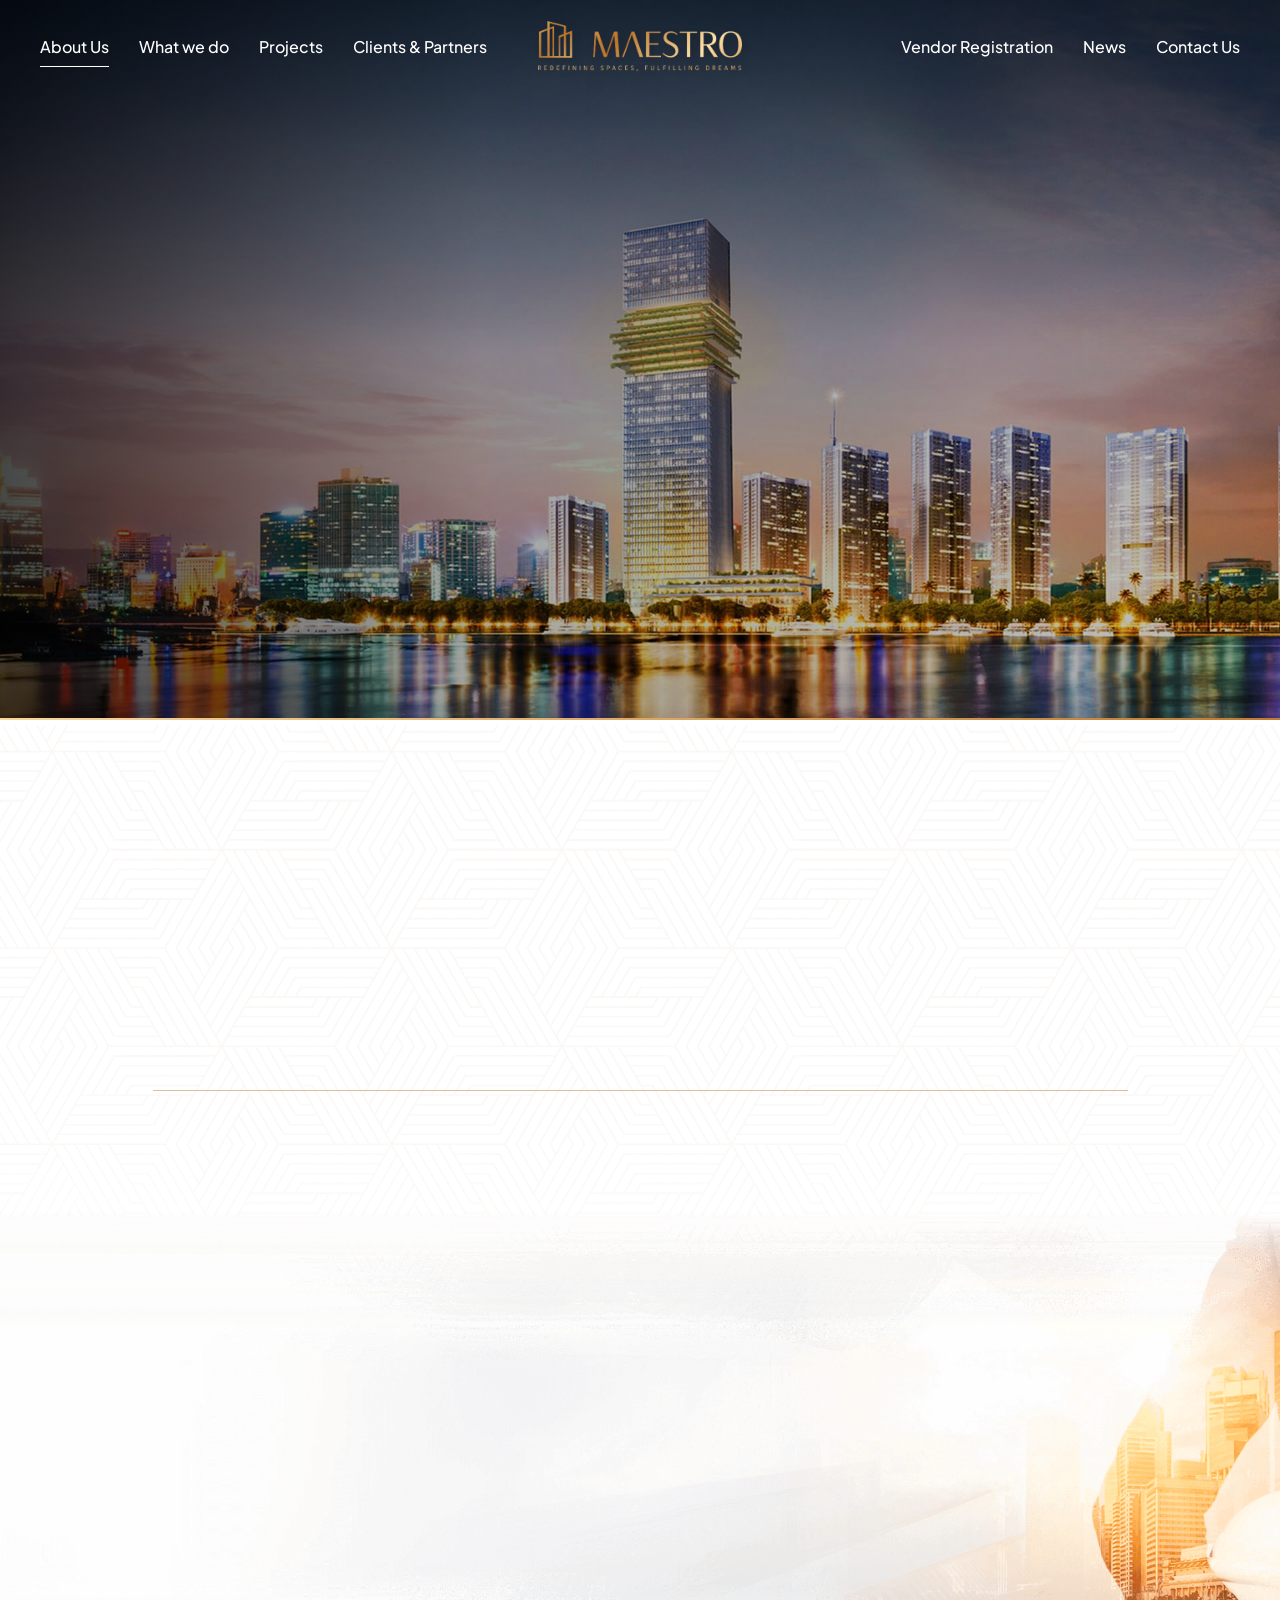
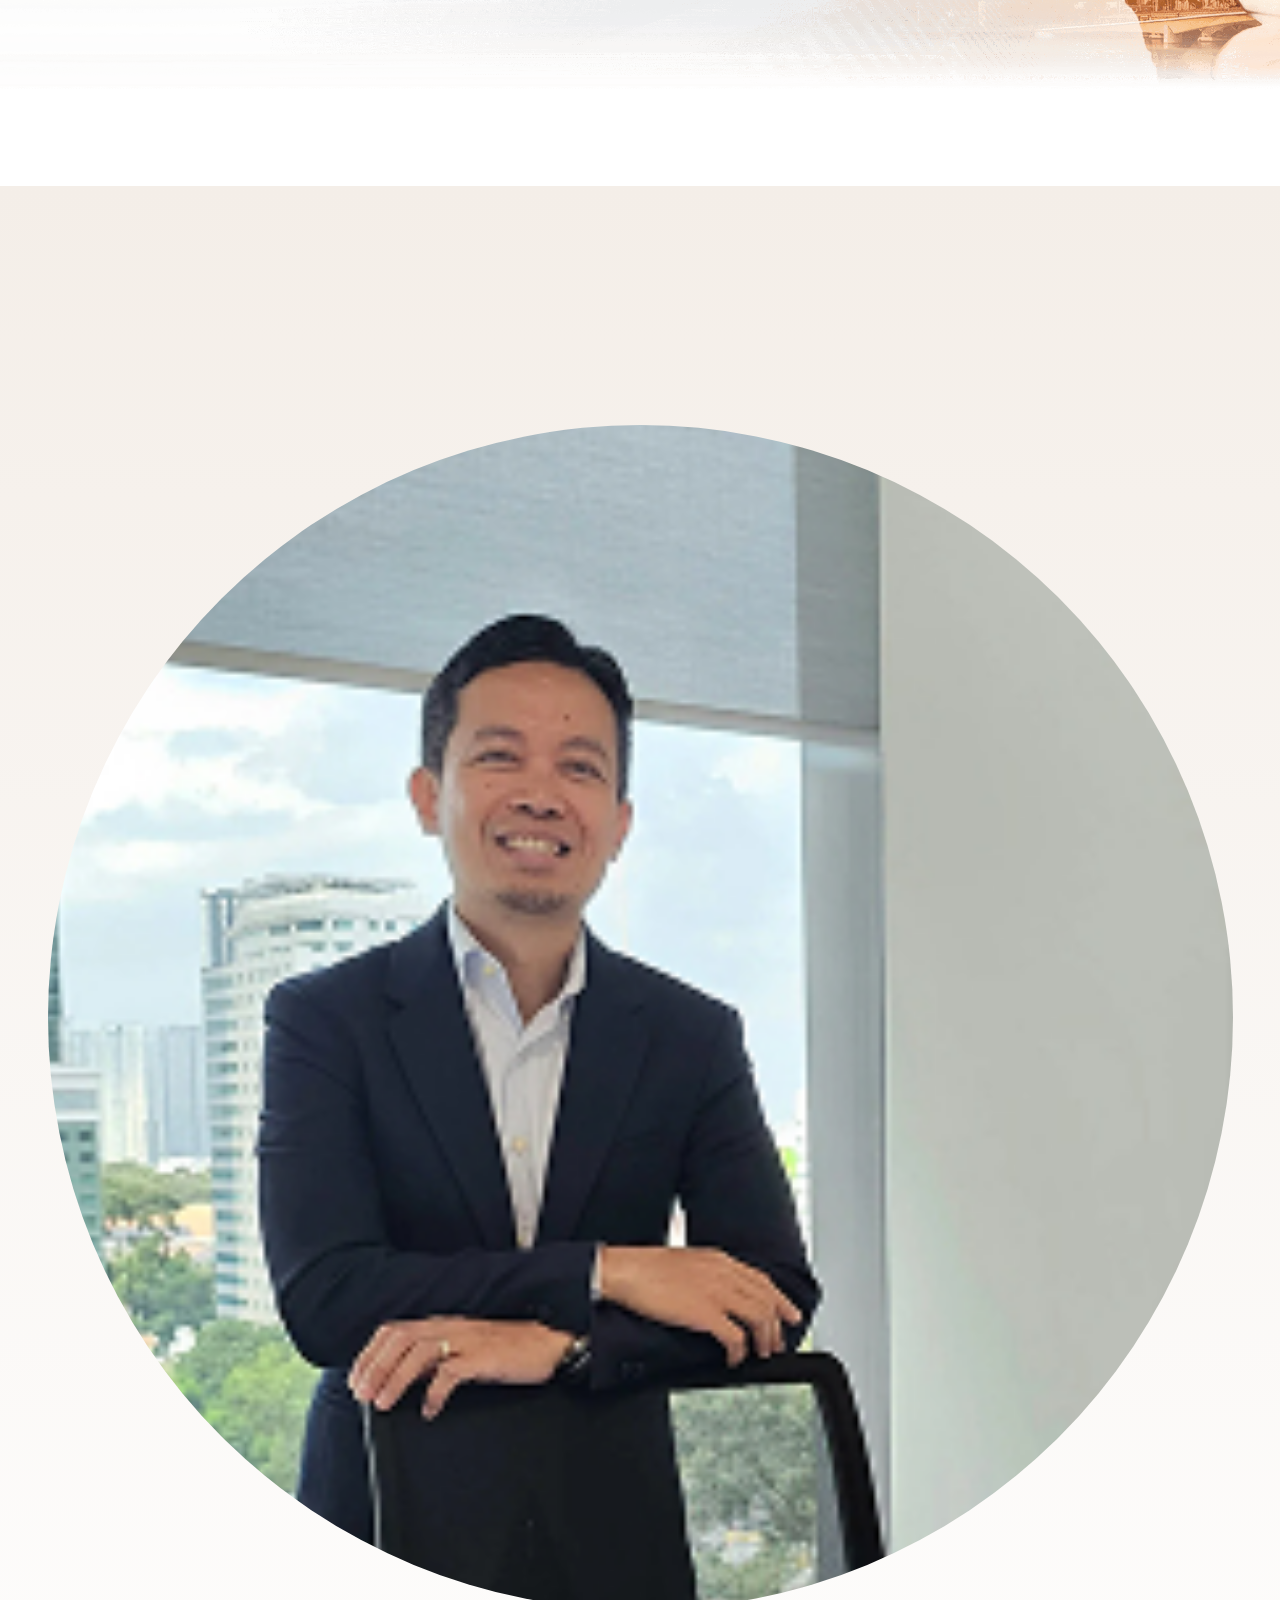
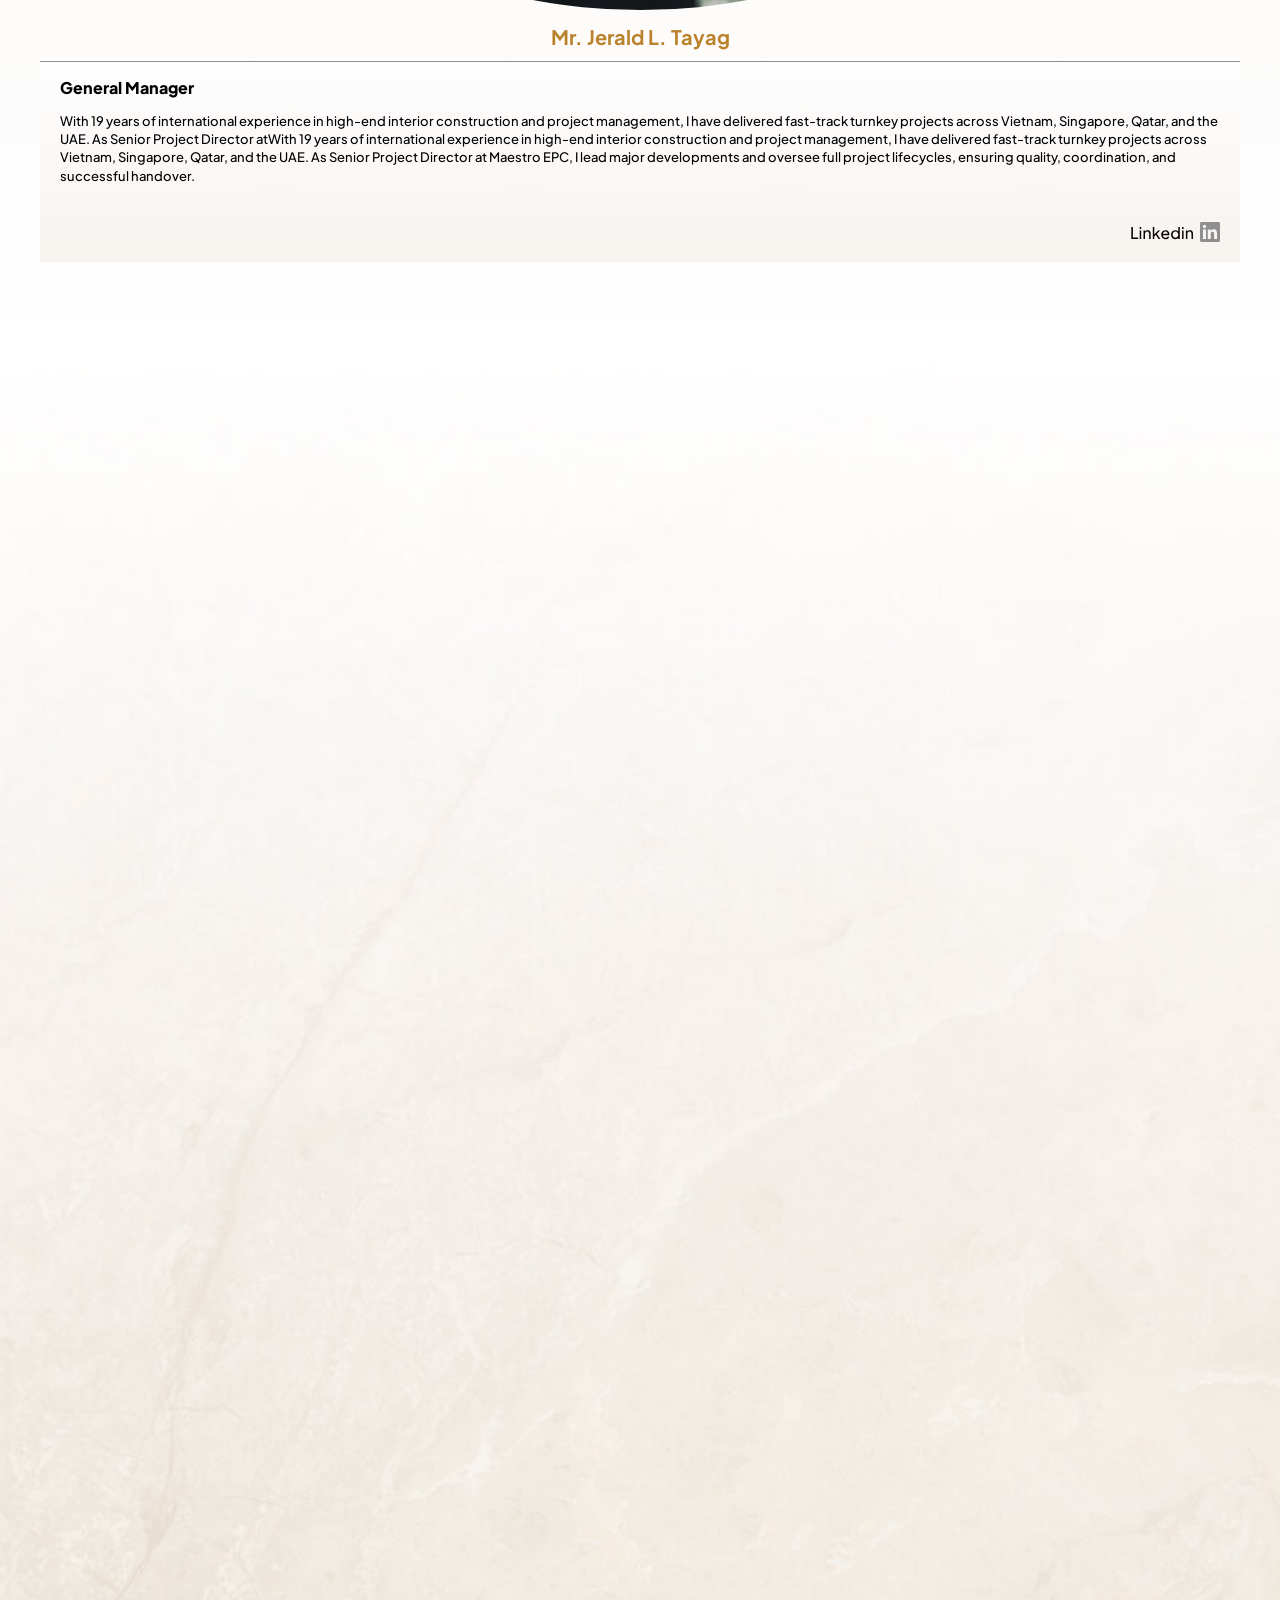
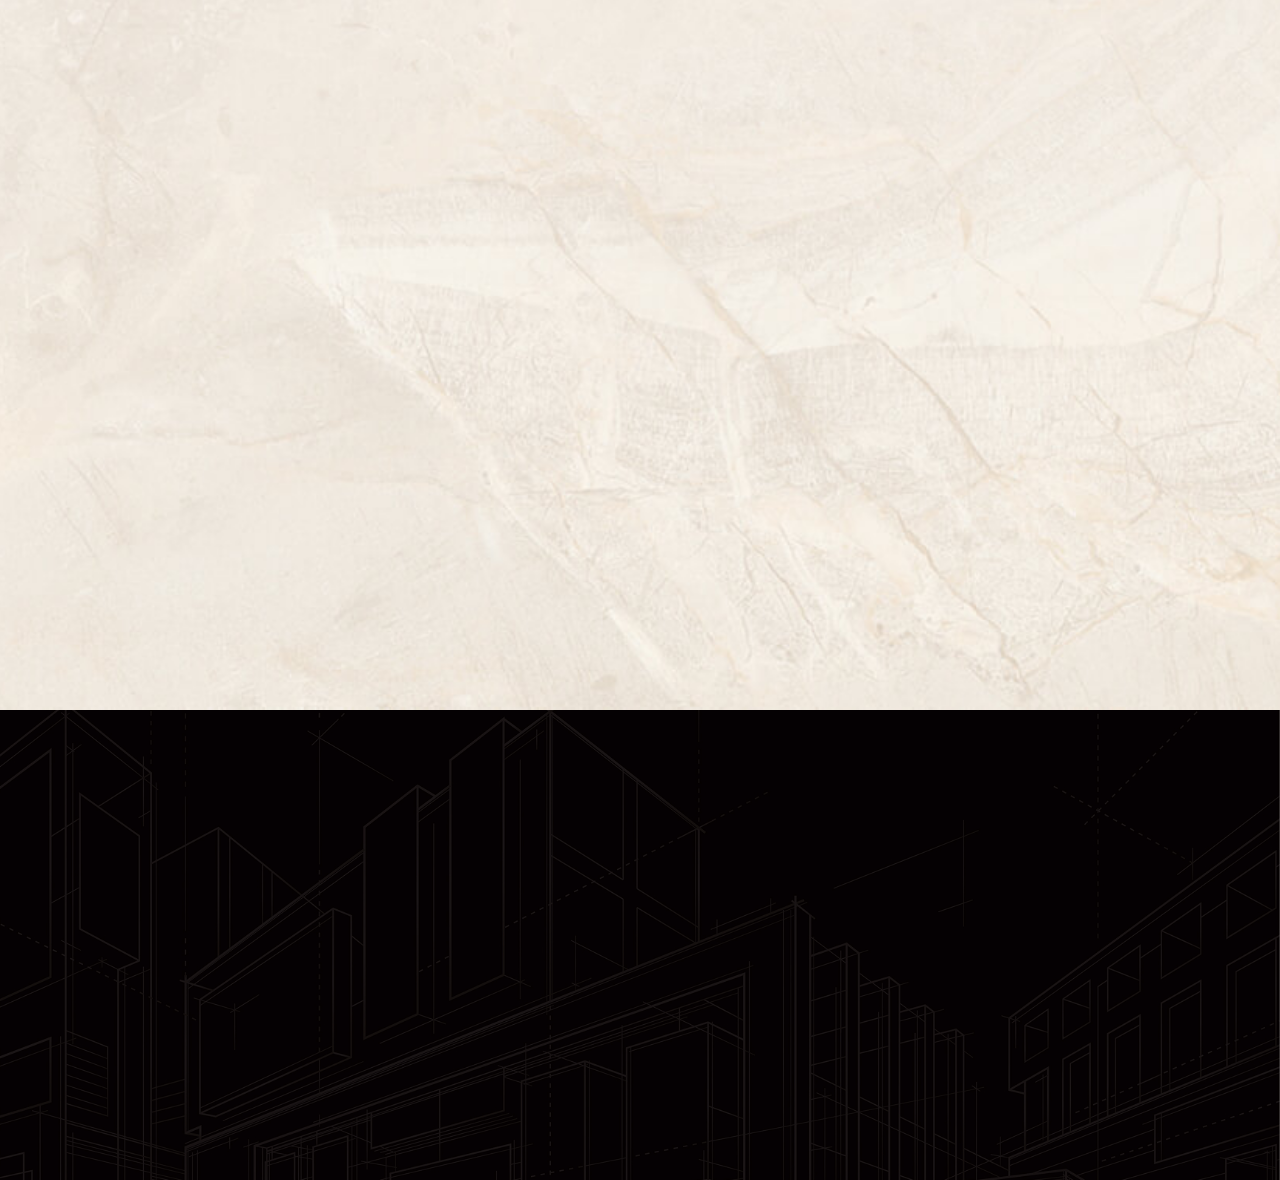
<file: about.html>
<!DOCTYPE html>
<html lang="en">

<head>
    <meta charset="UTF-8">
    <meta name="viewport"
        content="width=device-width, initial-scale=1.0 , maximum-scale=1, minimum-scale=1, user-scalable=no" />
    <title>Document</title>

    <link rel='stylesheet' href='css/swiper.min.css' type='text/css' media='all' />
    <!-- <link rel='stylesheet' href='css/main.min.css' type='text/css' media='all' /> -->
    <link rel="stylesheet" href="css/style.css" type='text/css' media='all' />
    <script src="js/jquery.js"></script>
    <script src="js/swiper.min.js"></script>
    <script src="js/swiper.bundles.js"></script>
    <script src="js/gsap.js"></script>
    <script src="js/TweenMax.min.js"></script>
    <script src="js/skrollr.js"></script>
    <script src="js/ScrollToPlugin.min.js"></script>
    <script src="js/common.js"></script>
    <script src="js/jquery.init.js"></script>
    <script src="js/script.js"></script>
</head>

<body>
    <!-- Loading Screen -->
    <div id="loading">
        <div class="loading_box">
            <img src="images/logo-single.png" alt="Logo" class="box__symbol" />
            <img src="images/logo-text-single.png" alt="Logo" class="box__yatch" />
        </div>
    </div>
    <!-- /Loading Screen -->

    <!-- Header -->
    <header class="header">
        <div class="container-fluid">
            <div class="box">
                <div class="menus">
                    <ul>
                        <li class="current_page_item"><a href="#">About Us</a></li>
                        <li><a href="#">What we do</a></li>
                        <li><a href="#">Projects</a></li>
                        <li><a href="#">Clients & Partners</a></li>
                    </ul>
                </div>
                <a href="#" class="logo">
                    <img src="images/logo.png" alt="Logo">
                </a>
                <div class="menus">
                    <ul>
                        <li><a href="#">Vendor Registration</a></li>
                        <li><a href="#">News</a></li>
                        <li><a href="#">Contact Us</a></li>
                    </ul>
                </div>
            </div>
        </div>
    </header>
    <!-- /End Header -->

    <div class="header-scroll">
        <div class="container-fluid">
            <div class="box">
                <div class="menus">
                    <ul>
                        <li><a href="#">About Us</a></li>
                        <li><a href="#">What we do</a></li>
                        <li><a href="#">Projects</a></li>
                        <li><a href="#">Clients & Partners</a></li>
                    </ul>
                </div>
                <a href="#" class="logo">
                    <img src="images/logo.png" alt="Logo">
                </a>
                <div class="menus">
                    <ul>
                        <li><a href="#">Vendor Registration</a></li>
                        <li><a href="#">News</a></li>
                        <li><a href="#">Contact Us</a></li>
                    </ul>
                </div>
            </div>
        </div>
    </div>

    <main>
        <!-- Banner -->
        <section class="banner style2" data-anim="false" style="background: linear-gradient(360deg, rgba(0, 0, 0, 0) 51.44%, rgba(0, 0, 0, 0.5) 100%), linear-gradient(270deg, rgba(0, 0, 0, 0.2) 0%, rgba(0, 0, 0, 0.3) 62.48%, rgba(0, 0, 0, 0.7) 100%), url(images/banner-about.jpg) center /cover no-repeat;">
            <div class="shadow"></div>
        </section>
        <!-- /End Banner -->

        <section class="about" style="background: url(images/bg-ab.png) center bottom /cover;">
            <div class="container">
                <div class="box">
                    <div class="box-top" data-anim="false">
                        <div class="box-heading tk-heading tk-ani" style="--data-delay: .3s;">
                            <span>
                                Why Vietnam?
                                <svg width="219" height="7" viewBox="0 0 219 7" fill="none" xmlns="http://www.w3.org/2000/svg">
                                    <path d="M0.325567 5.59717C0.22738 5.61057 0.13819 5.66199 0.0776831 5.74064C0.0171758 5.81928 -0.00970302 5.91862 0.00297165 6.01689C0.0156463 6.11516 0.0668503 6.20443 0.145331 6.26514C0.223813 6.32586 0.323131 6.35297 0.421504 6.34101C0.421504 6.34101 0.421504 6.34101 0.421504 6.34101C4.09627 5.89528 7.90408 5.51298 11.7669 5.17655C64.8494 1.16463 118.309 1.68906 171.607 2.32699C186.813 2.59796 202.131 2.73403 217.269 3.28188C217.406 3.28776 217.54 3.29361 217.671 3.29942L217.527 3.27211C217.705 3.31637 217.895 3.43471 217.851 3.39815C217.808 3.38097 217.783 3.12584 217.824 3.10398C217.847 3.07096 217.811 3.12846 217.759 3.16966C217.519 3.36985 217.096 3.56594 216.702 3.72531C215.888 4.04946 215.026 4.30103 214.149 4.53016C212.402 4.98133 210.612 5.3232 208.813 5.5972C208.715 5.61193 208.627 5.66342 208.567 5.74187C208.507 5.82031 208.48 5.91902 208.493 6.01656C208.505 6.11411 208.556 6.20282 208.634 6.26346C208.712 6.32411 208.811 6.35147 208.909 6.34104C208.909 6.34104 208.909 6.34104 208.909 6.34104C210.741 6.14336 212.566 5.87373 214.376 5.48214C215.287 5.28136 216.183 5.06007 217.087 4.73892C217.539 4.56827 217.985 4.41348 218.472 4.05257C218.586 3.9588 218.73 3.84507 218.854 3.60916C219.006 3.37989 218.953 2.87111 218.757 2.67502C218.414 2.29299 218.154 2.25031 217.89 2.14492C217.862 2.13619 217.777 2.11902 217.747 2.11761C217.615 2.10648 217.481 2.09533 217.343 2.08419C202.171 1.00051 186.862 0.598686 171.639 0.327253C118.302 -0.310849 64.8061 -0.473874 11.6818 4.26942C7.8156 4.65825 4.00424 5.09492 0.325567 5.59717Z" fill="#BB822C"/>
                                </svg>
                            </span>
                        </div>
                        <div class="box-desc tk-text medium tk-ani" style="--data-delay: .4s;">
                            <p>Maestro selected Vietnam as our key destination in Southeast Asia due to its rapidly growing construction market and strong demand for high-quality joinery, fit-out, and interior design services. Our research revealed a clear gap between the use of premium materials and the level of craftsmanship needed to achieve international standards. With our global expertise and local insight, Maestro aims to elevate execution quality and deliver truly exceptional outcomes.</p>
                            <p>Vietnam’s young, ambitious workforce and the long-term success of our partners further strengthen our belief that this is the right place for Maestro to grow and contribute to the future of the design and construction industry.</p>
                        </div>
                    </div>
                    <div class="box-bottom" data-anim="false">
                        <div class="item">
                            <div class="item--title tk-heading yellow tk-ani" style="--data-delay: .3s;">Vision</div>
                            <div class="item--desc tk-text medium tk-ani" style="--data-delay: .4s;">
                                <p>As a global Design & Build contractor and joinery specialist, Maestro is dedicated to elevating interior craftsmanship through integrated solutions, precision execution, and sustainable innovation. We strive to establish new global benchmarks in D&B delivery and bespoke joinery excellence—creating timeless spaces that inspire modern living.</p>
                            </div>
                        </div>
                        <div class="item">
                            <div class="item--title tk-heading yellow tk-ani" style="--data-delay: .5s;">Mission</div>
                            <div class="item--desc tk-text medium tk-ani" style="--data-delay: .6s;">
                                <p>Our mission is to deliver fully integrated Design & Build solutions strengthened by world-class in-house joinery manufacturing. We work closely with clients to transform ideas into reality through thoughtful design, technical expertise, and meticulous execution—anchored in craftsmanship, integrity, and sustainable growth.</p>
                            </div>
                        </div>
                        <div class="item">
                            <div class="item--title tk-heading yellow tk-ani" style="--data-delay: .7s;">Core Values</div>
                            <div class="item--desc tk-text medium tk-ani" style="--data-delay: .8s;">
                                <p>Services and bespoke joinery solutions efficiently—meeting timelines, budgets, and performance standards. We are committed to continuous improvement, investing in our people, and strengthening our global presence while maintaining long-term client satisfaction.</p>
                            </div>
                        </div>
                    </div>
                </div>
            </div>
        </section>

        <!-- Section Team -->
        <section class="team">
            <div class="container-fluid">
                <div class="box" data-anim="false">                    
                    <div>
                        <h2 class="tk-heading yellow tk-ani center" style="--data-delay: .0s;">Executive Leadership and Management Team</h2>
                        <div class="box-text tk-text tk-ani center" style="--data-delay: .2s;">
                            Introducing Maestro’s leadership team responsible for strategic direction and project delivery.
                        </div>
                    </div>
                    <div class="box-teams">
                        <div class="swiper">
                            <!-- Additional required wrapper -->
                            <div class="swiper-wrapper">
                                <!-- Slides -->
                                <div class="swiper-slide" style="--data-delay: 0s">
                                    <div class="member">
                                        <div class="member-top">
                                            <div class="member-img">
                                                <img src="images/team-1.jpg" alt="Member">
                                            </div>
                                            <div class="member-name">Mr. Jerald L. Tayag</div>
                                        </div>
                                        <div class="member-caption">
                                            <div class="member-position">General Manager</div>
                                            <div class="member-desc">
                                                <p>With 19 years of international experience in high-end interior construction and project management, I have delivered fast-track turnkey projects across Vietnam, Singapore, Qatar, and the UAE. As Senior Project Director atWith 19 years of international experience in high-end interior construction and project management, I have delivered fast-track turnkey projects across Vietnam, Singapore, Qatar, and the UAE. As Senior Project Director at  Maestro EPC, I lead major developments and oversee full project lifecycles, ensuring quality, coordination, and successful handover.</p>
                                            </div>
                                            <div class="member-social">
                                                <a href="#">
                                                    <svg width="90" height="22" viewBox="0 0 90 22" fill="none" xmlns="http://www.w3.org/2000/svg">
                                                        <path d="M1.328 18V6.08H2.896V16.56H8.128V18H1.328ZM9.7145 18V9.376H11.2025V18H9.7145ZM9.7145 8V6.08H11.2025V8H9.7145ZM13.5114 18V9.376H14.9674V11.056L14.7274 10.912C14.9407 10.368 15.282 9.94667 15.7514 9.648C16.2314 9.33867 16.7914 9.184 17.4314 9.184C18.05 9.184 18.5994 9.32267 19.0794 9.6C19.57 9.87733 19.954 10.2613 20.2314 10.752C20.5194 11.2427 20.6634 11.7973 20.6634 12.416V18H19.1594V12.896C19.1594 12.416 19.074 12.0107 18.9034 11.68C18.7327 11.3493 18.4874 11.0933 18.1674 10.912C17.858 10.72 17.5007 10.624 17.0954 10.624C16.69 10.624 16.3274 10.72 16.0074 10.912C15.698 11.0933 15.4527 11.3547 15.2714 11.696C15.09 12.0267 14.9994 12.4267 14.9994 12.896V18H13.5114ZM22.7926 18V5.888H24.2806V14.192L23.6726 14.048L28.2486 9.376H30.1526L26.8406 12.848L30.3766 18H28.6166L25.3846 13.328L26.3126 13.28L23.8006 15.904L24.2806 14.816V18H22.7926ZM35.5263 18.192C34.6943 18.192 33.9529 17.9947 33.3023 17.6C32.6516 17.2053 32.1396 16.6667 31.7663 15.984C31.3929 15.2907 31.2063 14.5173 31.2063 13.664C31.2063 12.8 31.3876 12.032 31.7503 11.36C32.1236 10.688 32.6249 10.16 33.2543 9.776C33.8943 9.38133 34.6089 9.184 35.3983 9.184C36.0383 9.184 36.6036 9.30133 37.0943 9.536C37.5956 9.76 38.0169 10.0693 38.3583 10.464C38.7103 10.848 38.9769 11.2907 39.1583 11.792C39.3503 12.2827 39.4462 12.7947 39.4462 13.328C39.4462 13.4453 39.4356 13.5787 39.4143 13.728C39.4036 13.8667 39.3876 14 39.3663 14.128H32.2943V12.848H38.5023L37.7983 13.424C37.8943 12.8693 37.8409 12.3733 37.6383 11.936C37.4356 11.4987 37.1369 11.152 36.7423 10.896C36.3476 10.64 35.8996 10.512 35.3983 10.512C34.8969 10.512 34.4383 10.64 34.0223 10.896C33.6063 11.152 33.2809 11.52 33.0463 12C32.8223 12.4693 32.7316 13.0293 32.7743 13.68C32.7316 14.3093 32.8276 14.864 33.0623 15.344C33.3076 15.8133 33.6489 16.1813 34.0863 16.448C34.5343 16.704 35.0196 16.832 35.5423 16.832C36.1183 16.832 36.6036 16.6987 36.9983 16.432C37.3929 16.1653 37.7129 15.824 37.9583 15.408L39.2063 16.048C39.0356 16.4427 38.7689 16.8053 38.4062 17.136C38.0543 17.456 37.6329 17.712 37.1423 17.904C36.6623 18.096 36.1236 18.192 35.5263 18.192ZM45.3064 18.192C44.4957 18.192 43.765 17.9947 43.1144 17.6C42.4744 17.2053 41.9677 16.6667 41.5944 15.984C41.221 15.3013 41.0344 14.5387 41.0344 13.696C41.0344 12.832 41.221 12.064 41.5944 11.392C41.9677 10.7093 42.4744 10.1707 43.1144 9.776C43.765 9.38133 44.4957 9.184 45.3064 9.184C46.021 9.184 46.6557 9.33867 47.2104 9.648C47.765 9.94667 48.2024 10.352 48.5224 10.864L48.2824 11.232V5.888H49.7864V18H48.3304V16.16L48.5224 16.416C48.2237 16.9813 47.7864 17.4187 47.2104 17.728C46.645 18.0373 46.0104 18.192 45.3064 18.192ZM45.4344 16.752C45.9784 16.752 46.4637 16.6187 46.8904 16.352C47.317 16.0853 47.653 15.7227 47.8984 15.264C48.1544 14.7947 48.2824 14.272 48.2824 13.696C48.2824 13.1093 48.1544 12.5867 47.8984 12.128C47.653 11.6587 47.317 11.2907 46.8904 11.024C46.4637 10.7573 45.9784 10.624 45.4344 10.624C44.901 10.624 44.4157 10.7627 43.9784 11.04C43.5517 11.3067 43.2157 11.6693 42.9704 12.128C42.725 12.576 42.6024 13.0987 42.6024 13.696C42.6024 14.272 42.725 14.7947 42.9704 15.264C43.2157 15.7227 43.5517 16.0853 43.9784 16.352C44.405 16.6187 44.8904 16.752 45.4344 16.752ZM52.0895 18V9.376H53.5775V18H52.0895ZM52.0895 8V6.08H53.5775V8H52.0895ZM55.8864 18V9.376H57.3424V11.056L57.1024 10.912C57.3157 10.368 57.657 9.94667 58.1264 9.648C58.6064 9.33867 59.1664 9.184 59.8064 9.184C60.425 9.184 60.9744 9.32267 61.4544 9.6C61.945 9.87733 62.329 10.2613 62.6064 10.752C62.8944 11.2427 63.0384 11.7973 63.0384 12.416V18H61.5344V12.896C61.5344 12.416 61.449 12.0107 61.2784 11.68C61.1077 11.3493 60.8624 11.0933 60.5424 10.912C60.233 10.72 59.8757 10.624 59.4704 10.624C59.065 10.624 58.7024 10.72 58.3824 10.912C58.073 11.0933 57.8277 11.3547 57.6464 11.696C57.465 12.0267 57.3744 12.4267 57.3744 12.896V18H55.8864Z" fill="#0B0202"/>
                                                        <g clip-path="url(#clip0_3003_634)">
                                                            <path d="M88.5195 1H71.4766C70.6602 1 70 1.64453 70 2.44141V19.5547C70 20.3516 70.6602 21 71.4766 21H88.5195C89.3359 21 90 20.3516 90 19.5586V2.44141C90 1.64453 89.3359 1 88.5195 1ZM75.9336 18.043H72.9648V8.49609H75.9336V18.043ZM74.4492 7.19531C73.4961 7.19531 72.7266 6.42578 72.7266 5.47656C72.7266 4.52734 73.4961 3.75781 74.4492 3.75781C75.3984 3.75781 76.168 4.52734 76.168 5.47656C76.168 6.42188 75.3984 7.19531 74.4492 7.19531ZM87.043 18.043H84.0781V13.4023C84.0781 12.2969 84.0586 10.8711 82.5352 10.8711C80.9922 10.8711 80.7578 12.0781 80.7578 13.3242V18.043H77.7969V8.49609H80.6406V9.80078H80.6797C81.0742 9.05078 82.043 8.25781 83.4844 8.25781C86.4883 8.25781 87.043 10.2344 87.043 12.8047V18.043Z" fill="#8F8F8F"/>
                                                        </g>
                                                        <defs>
                                                        <clipPath id="clip0_3003_634">
                                                            <rect width="20" height="20" fill="white" transform="translate(70 1)"/>
                                                        </clipPath>
                                                        </defs>
                                                    </svg>
                                                </a>
                                            </div>
                                        </div>
                                    </div>
                                </div>
                                <!-- Slides -->
                                <div class="swiper-slide" style="--data-delay: 0.2s">
                                    <div class="member">
                                        <div class="member-top">
                                            <div class="member-img">
                                                <img src="images/team-1.jpg" alt="Member">
                                            </div>
                                            <div class="member-name">Mr. Jerald L. Tayag</div>
                                        </div>
                                        <div class="member-caption">
                                            <div class="member-position">General Manager</div>
                                            <div class="member-desc">
                                                <p>With 19 years of international experience in high-end interior construction and project management, I have delivered fast-track turnkey projects across Vietnam, Singapore, Qatar, and the UAE. As Senior Project Director at Maestro EPC, I lead major developments and oversee full project lifecycles, ensuring quality, coordination, and successful handover.</p>
                                            </div>
                                            <div class="member-social">
                                                <a href="#">
                                                    <svg width="90" height="22" viewBox="0 0 90 22" fill="none" xmlns="http://www.w3.org/2000/svg">
                                                        <path d="M1.328 18V6.08H2.896V16.56H8.128V18H1.328ZM9.7145 18V9.376H11.2025V18H9.7145ZM9.7145 8V6.08H11.2025V8H9.7145ZM13.5114 18V9.376H14.9674V11.056L14.7274 10.912C14.9407 10.368 15.282 9.94667 15.7514 9.648C16.2314 9.33867 16.7914 9.184 17.4314 9.184C18.05 9.184 18.5994 9.32267 19.0794 9.6C19.57 9.87733 19.954 10.2613 20.2314 10.752C20.5194 11.2427 20.6634 11.7973 20.6634 12.416V18H19.1594V12.896C19.1594 12.416 19.074 12.0107 18.9034 11.68C18.7327 11.3493 18.4874 11.0933 18.1674 10.912C17.858 10.72 17.5007 10.624 17.0954 10.624C16.69 10.624 16.3274 10.72 16.0074 10.912C15.698 11.0933 15.4527 11.3547 15.2714 11.696C15.09 12.0267 14.9994 12.4267 14.9994 12.896V18H13.5114ZM22.7926 18V5.888H24.2806V14.192L23.6726 14.048L28.2486 9.376H30.1526L26.8406 12.848L30.3766 18H28.6166L25.3846 13.328L26.3126 13.28L23.8006 15.904L24.2806 14.816V18H22.7926ZM35.5263 18.192C34.6943 18.192 33.9529 17.9947 33.3023 17.6C32.6516 17.2053 32.1396 16.6667 31.7663 15.984C31.3929 15.2907 31.2063 14.5173 31.2063 13.664C31.2063 12.8 31.3876 12.032 31.7503 11.36C32.1236 10.688 32.6249 10.16 33.2543 9.776C33.8943 9.38133 34.6089 9.184 35.3983 9.184C36.0383 9.184 36.6036 9.30133 37.0943 9.536C37.5956 9.76 38.0169 10.0693 38.3583 10.464C38.7103 10.848 38.9769 11.2907 39.1583 11.792C39.3503 12.2827 39.4462 12.7947 39.4462 13.328C39.4462 13.4453 39.4356 13.5787 39.4143 13.728C39.4036 13.8667 39.3876 14 39.3663 14.128H32.2943V12.848H38.5023L37.7983 13.424C37.8943 12.8693 37.8409 12.3733 37.6383 11.936C37.4356 11.4987 37.1369 11.152 36.7423 10.896C36.3476 10.64 35.8996 10.512 35.3983 10.512C34.8969 10.512 34.4383 10.64 34.0223 10.896C33.6063 11.152 33.2809 11.52 33.0463 12C32.8223 12.4693 32.7316 13.0293 32.7743 13.68C32.7316 14.3093 32.8276 14.864 33.0623 15.344C33.3076 15.8133 33.6489 16.1813 34.0863 16.448C34.5343 16.704 35.0196 16.832 35.5423 16.832C36.1183 16.832 36.6036 16.6987 36.9983 16.432C37.3929 16.1653 37.7129 15.824 37.9583 15.408L39.2063 16.048C39.0356 16.4427 38.7689 16.8053 38.4062 17.136C38.0543 17.456 37.6329 17.712 37.1423 17.904C36.6623 18.096 36.1236 18.192 35.5263 18.192ZM45.3064 18.192C44.4957 18.192 43.765 17.9947 43.1144 17.6C42.4744 17.2053 41.9677 16.6667 41.5944 15.984C41.221 15.3013 41.0344 14.5387 41.0344 13.696C41.0344 12.832 41.221 12.064 41.5944 11.392C41.9677 10.7093 42.4744 10.1707 43.1144 9.776C43.765 9.38133 44.4957 9.184 45.3064 9.184C46.021 9.184 46.6557 9.33867 47.2104 9.648C47.765 9.94667 48.2024 10.352 48.5224 10.864L48.2824 11.232V5.888H49.7864V18H48.3304V16.16L48.5224 16.416C48.2237 16.9813 47.7864 17.4187 47.2104 17.728C46.645 18.0373 46.0104 18.192 45.3064 18.192ZM45.4344 16.752C45.9784 16.752 46.4637 16.6187 46.8904 16.352C47.317 16.0853 47.653 15.7227 47.8984 15.264C48.1544 14.7947 48.2824 14.272 48.2824 13.696C48.2824 13.1093 48.1544 12.5867 47.8984 12.128C47.653 11.6587 47.317 11.2907 46.8904 11.024C46.4637 10.7573 45.9784 10.624 45.4344 10.624C44.901 10.624 44.4157 10.7627 43.9784 11.04C43.5517 11.3067 43.2157 11.6693 42.9704 12.128C42.725 12.576 42.6024 13.0987 42.6024 13.696C42.6024 14.272 42.725 14.7947 42.9704 15.264C43.2157 15.7227 43.5517 16.0853 43.9784 16.352C44.405 16.6187 44.8904 16.752 45.4344 16.752ZM52.0895 18V9.376H53.5775V18H52.0895ZM52.0895 8V6.08H53.5775V8H52.0895ZM55.8864 18V9.376H57.3424V11.056L57.1024 10.912C57.3157 10.368 57.657 9.94667 58.1264 9.648C58.6064 9.33867 59.1664 9.184 59.8064 9.184C60.425 9.184 60.9744 9.32267 61.4544 9.6C61.945 9.87733 62.329 10.2613 62.6064 10.752C62.8944 11.2427 63.0384 11.7973 63.0384 12.416V18H61.5344V12.896C61.5344 12.416 61.449 12.0107 61.2784 11.68C61.1077 11.3493 60.8624 11.0933 60.5424 10.912C60.233 10.72 59.8757 10.624 59.4704 10.624C59.065 10.624 58.7024 10.72 58.3824 10.912C58.073 11.0933 57.8277 11.3547 57.6464 11.696C57.465 12.0267 57.3744 12.4267 57.3744 12.896V18H55.8864Z" fill="#0B0202"/>
                                                        <g clip-path="url(#clip0_3003_634)">
                                                            <path d="M88.5195 1H71.4766C70.6602 1 70 1.64453 70 2.44141V19.5547C70 20.3516 70.6602 21 71.4766 21H88.5195C89.3359 21 90 20.3516 90 19.5586V2.44141C90 1.64453 89.3359 1 88.5195 1ZM75.9336 18.043H72.9648V8.49609H75.9336V18.043ZM74.4492 7.19531C73.4961 7.19531 72.7266 6.42578 72.7266 5.47656C72.7266 4.52734 73.4961 3.75781 74.4492 3.75781C75.3984 3.75781 76.168 4.52734 76.168 5.47656C76.168 6.42188 75.3984 7.19531 74.4492 7.19531ZM87.043 18.043H84.0781V13.4023C84.0781 12.2969 84.0586 10.8711 82.5352 10.8711C80.9922 10.8711 80.7578 12.0781 80.7578 13.3242V18.043H77.7969V8.49609H80.6406V9.80078H80.6797C81.0742 9.05078 82.043 8.25781 83.4844 8.25781C86.4883 8.25781 87.043 10.2344 87.043 12.8047V18.043Z" fill="#8F8F8F"/>
                                                        </g>
                                                        <defs>
                                                        <clipPath id="clip0_3003_634">
                                                            <rect width="20" height="20" fill="white" transform="translate(70 1)"/>
                                                        </clipPath>
                                                        </defs>
                                                    </svg>
                                                </a>
                                            </div>
                                        </div>
                                    </div>
                                </div>
                                <!-- Slides -->
                                <div class="swiper-slide" style="--data-delay: 0.4s">
                                    <div class="member">
                                        <div class="member-top">
                                            <div class="member-img">
                                                <img src="images/team-1.jpg" alt="Member">
                                            </div>
                                            <div class="member-name">Mr. Jerald L. Tayag</div>
                                        </div>
                                        <div class="member-caption">
                                            <div class="member-position">General Manager</div>
                                            <div class="member-desc">
                                                <p>With 19 years of international experience in high-end interior construction and project management, I have delivered fast-track turnkey projects across Vietnam, Singapore, Qatar, and the UAE. As Senior Project Director at Maestro EPC, I lead major developments and oversee full project lifecycles, ensuring quality, coordination, and successful handover.</p>
                                            </div>
                                            <div class="member-social">
                                                <a href="#">
                                                    <svg width="90" height="22" viewBox="0 0 90 22" fill="none" xmlns="http://www.w3.org/2000/svg">
                                                        <path d="M1.328 18V6.08H2.896V16.56H8.128V18H1.328ZM9.7145 18V9.376H11.2025V18H9.7145ZM9.7145 8V6.08H11.2025V8H9.7145ZM13.5114 18V9.376H14.9674V11.056L14.7274 10.912C14.9407 10.368 15.282 9.94667 15.7514 9.648C16.2314 9.33867 16.7914 9.184 17.4314 9.184C18.05 9.184 18.5994 9.32267 19.0794 9.6C19.57 9.87733 19.954 10.2613 20.2314 10.752C20.5194 11.2427 20.6634 11.7973 20.6634 12.416V18H19.1594V12.896C19.1594 12.416 19.074 12.0107 18.9034 11.68C18.7327 11.3493 18.4874 11.0933 18.1674 10.912C17.858 10.72 17.5007 10.624 17.0954 10.624C16.69 10.624 16.3274 10.72 16.0074 10.912C15.698 11.0933 15.4527 11.3547 15.2714 11.696C15.09 12.0267 14.9994 12.4267 14.9994 12.896V18H13.5114ZM22.7926 18V5.888H24.2806V14.192L23.6726 14.048L28.2486 9.376H30.1526L26.8406 12.848L30.3766 18H28.6166L25.3846 13.328L26.3126 13.28L23.8006 15.904L24.2806 14.816V18H22.7926ZM35.5263 18.192C34.6943 18.192 33.9529 17.9947 33.3023 17.6C32.6516 17.2053 32.1396 16.6667 31.7663 15.984C31.3929 15.2907 31.2063 14.5173 31.2063 13.664C31.2063 12.8 31.3876 12.032 31.7503 11.36C32.1236 10.688 32.6249 10.16 33.2543 9.776C33.8943 9.38133 34.6089 9.184 35.3983 9.184C36.0383 9.184 36.6036 9.30133 37.0943 9.536C37.5956 9.76 38.0169 10.0693 38.3583 10.464C38.7103 10.848 38.9769 11.2907 39.1583 11.792C39.3503 12.2827 39.4462 12.7947 39.4462 13.328C39.4462 13.4453 39.4356 13.5787 39.4143 13.728C39.4036 13.8667 39.3876 14 39.3663 14.128H32.2943V12.848H38.5023L37.7983 13.424C37.8943 12.8693 37.8409 12.3733 37.6383 11.936C37.4356 11.4987 37.1369 11.152 36.7423 10.896C36.3476 10.64 35.8996 10.512 35.3983 10.512C34.8969 10.512 34.4383 10.64 34.0223 10.896C33.6063 11.152 33.2809 11.52 33.0463 12C32.8223 12.4693 32.7316 13.0293 32.7743 13.68C32.7316 14.3093 32.8276 14.864 33.0623 15.344C33.3076 15.8133 33.6489 16.1813 34.0863 16.448C34.5343 16.704 35.0196 16.832 35.5423 16.832C36.1183 16.832 36.6036 16.6987 36.9983 16.432C37.3929 16.1653 37.7129 15.824 37.9583 15.408L39.2063 16.048C39.0356 16.4427 38.7689 16.8053 38.4062 17.136C38.0543 17.456 37.6329 17.712 37.1423 17.904C36.6623 18.096 36.1236 18.192 35.5263 18.192ZM45.3064 18.192C44.4957 18.192 43.765 17.9947 43.1144 17.6C42.4744 17.2053 41.9677 16.6667 41.5944 15.984C41.221 15.3013 41.0344 14.5387 41.0344 13.696C41.0344 12.832 41.221 12.064 41.5944 11.392C41.9677 10.7093 42.4744 10.1707 43.1144 9.776C43.765 9.38133 44.4957 9.184 45.3064 9.184C46.021 9.184 46.6557 9.33867 47.2104 9.648C47.765 9.94667 48.2024 10.352 48.5224 10.864L48.2824 11.232V5.888H49.7864V18H48.3304V16.16L48.5224 16.416C48.2237 16.9813 47.7864 17.4187 47.2104 17.728C46.645 18.0373 46.0104 18.192 45.3064 18.192ZM45.4344 16.752C45.9784 16.752 46.4637 16.6187 46.8904 16.352C47.317 16.0853 47.653 15.7227 47.8984 15.264C48.1544 14.7947 48.2824 14.272 48.2824 13.696C48.2824 13.1093 48.1544 12.5867 47.8984 12.128C47.653 11.6587 47.317 11.2907 46.8904 11.024C46.4637 10.7573 45.9784 10.624 45.4344 10.624C44.901 10.624 44.4157 10.7627 43.9784 11.04C43.5517 11.3067 43.2157 11.6693 42.9704 12.128C42.725 12.576 42.6024 13.0987 42.6024 13.696C42.6024 14.272 42.725 14.7947 42.9704 15.264C43.2157 15.7227 43.5517 16.0853 43.9784 16.352C44.405 16.6187 44.8904 16.752 45.4344 16.752ZM52.0895 18V9.376H53.5775V18H52.0895ZM52.0895 8V6.08H53.5775V8H52.0895ZM55.8864 18V9.376H57.3424V11.056L57.1024 10.912C57.3157 10.368 57.657 9.94667 58.1264 9.648C58.6064 9.33867 59.1664 9.184 59.8064 9.184C60.425 9.184 60.9744 9.32267 61.4544 9.6C61.945 9.87733 62.329 10.2613 62.6064 10.752C62.8944 11.2427 63.0384 11.7973 63.0384 12.416V18H61.5344V12.896C61.5344 12.416 61.449 12.0107 61.2784 11.68C61.1077 11.3493 60.8624 11.0933 60.5424 10.912C60.233 10.72 59.8757 10.624 59.4704 10.624C59.065 10.624 58.7024 10.72 58.3824 10.912C58.073 11.0933 57.8277 11.3547 57.6464 11.696C57.465 12.0267 57.3744 12.4267 57.3744 12.896V18H55.8864Z" fill="#0B0202"/>
                                                        <g clip-path="url(#clip0_3003_634)">
                                                            <path d="M88.5195 1H71.4766C70.6602 1 70 1.64453 70 2.44141V19.5547C70 20.3516 70.6602 21 71.4766 21H88.5195C89.3359 21 90 20.3516 90 19.5586V2.44141C90 1.64453 89.3359 1 88.5195 1ZM75.9336 18.043H72.9648V8.49609H75.9336V18.043ZM74.4492 7.19531C73.4961 7.19531 72.7266 6.42578 72.7266 5.47656C72.7266 4.52734 73.4961 3.75781 74.4492 3.75781C75.3984 3.75781 76.168 4.52734 76.168 5.47656C76.168 6.42188 75.3984 7.19531 74.4492 7.19531ZM87.043 18.043H84.0781V13.4023C84.0781 12.2969 84.0586 10.8711 82.5352 10.8711C80.9922 10.8711 80.7578 12.0781 80.7578 13.3242V18.043H77.7969V8.49609H80.6406V9.80078H80.6797C81.0742 9.05078 82.043 8.25781 83.4844 8.25781C86.4883 8.25781 87.043 10.2344 87.043 12.8047V18.043Z" fill="#8F8F8F"/>
                                                        </g>
                                                        <defs>
                                                        <clipPath id="clip0_3003_634">
                                                            <rect width="20" height="20" fill="white" transform="translate(70 1)"/>
                                                        </clipPath>
                                                        </defs>
                                                    </svg>
                                                </a>
                                            </div>
                                        </div>
                                    </div>
                                </div>
                                <!-- Slides -->
                                <div class="swiper-slide" style="--data-delay: 0.6s">
                                    <div class="member">
                                        <div class="member-top">
                                            <div class="member-img">
                                                <img src="images/team-1.jpg" alt="Member">
                                            </div>
                                            <div class="member-name">Mr. Jerald L. Tayag</div>
                                        </div>
                                        <div class="member-caption">
                                            <div class="member-position">General Manager</div>
                                            <div class="member-desc">
                                                <p>With 19 years of international experience in high-end interior construction and project management, I have delivered fast-track turnkey projects across Vietnam, Singapore, Qatar, and the UAE. As Senior Project Director at Maestro EPC, I lead major developments and oversee full project lifecycles, ensuring quality, coordination, and successful handover.</p>
                                            </div>
                                            <div class="member-social">
                                                <a href="#">
                                                    <svg width="90" height="22" viewBox="0 0 90 22" fill="none" xmlns="http://www.w3.org/2000/svg">
                                                        <path d="M1.328 18V6.08H2.896V16.56H8.128V18H1.328ZM9.7145 18V9.376H11.2025V18H9.7145ZM9.7145 8V6.08H11.2025V8H9.7145ZM13.5114 18V9.376H14.9674V11.056L14.7274 10.912C14.9407 10.368 15.282 9.94667 15.7514 9.648C16.2314 9.33867 16.7914 9.184 17.4314 9.184C18.05 9.184 18.5994 9.32267 19.0794 9.6C19.57 9.87733 19.954 10.2613 20.2314 10.752C20.5194 11.2427 20.6634 11.7973 20.6634 12.416V18H19.1594V12.896C19.1594 12.416 19.074 12.0107 18.9034 11.68C18.7327 11.3493 18.4874 11.0933 18.1674 10.912C17.858 10.72 17.5007 10.624 17.0954 10.624C16.69 10.624 16.3274 10.72 16.0074 10.912C15.698 11.0933 15.4527 11.3547 15.2714 11.696C15.09 12.0267 14.9994 12.4267 14.9994 12.896V18H13.5114ZM22.7926 18V5.888H24.2806V14.192L23.6726 14.048L28.2486 9.376H30.1526L26.8406 12.848L30.3766 18H28.6166L25.3846 13.328L26.3126 13.28L23.8006 15.904L24.2806 14.816V18H22.7926ZM35.5263 18.192C34.6943 18.192 33.9529 17.9947 33.3023 17.6C32.6516 17.2053 32.1396 16.6667 31.7663 15.984C31.3929 15.2907 31.2063 14.5173 31.2063 13.664C31.2063 12.8 31.3876 12.032 31.7503 11.36C32.1236 10.688 32.6249 10.16 33.2543 9.776C33.8943 9.38133 34.6089 9.184 35.3983 9.184C36.0383 9.184 36.6036 9.30133 37.0943 9.536C37.5956 9.76 38.0169 10.0693 38.3583 10.464C38.7103 10.848 38.9769 11.2907 39.1583 11.792C39.3503 12.2827 39.4462 12.7947 39.4462 13.328C39.4462 13.4453 39.4356 13.5787 39.4143 13.728C39.4036 13.8667 39.3876 14 39.3663 14.128H32.2943V12.848H38.5023L37.7983 13.424C37.8943 12.8693 37.8409 12.3733 37.6383 11.936C37.4356 11.4987 37.1369 11.152 36.7423 10.896C36.3476 10.64 35.8996 10.512 35.3983 10.512C34.8969 10.512 34.4383 10.64 34.0223 10.896C33.6063 11.152 33.2809 11.52 33.0463 12C32.8223 12.4693 32.7316 13.0293 32.7743 13.68C32.7316 14.3093 32.8276 14.864 33.0623 15.344C33.3076 15.8133 33.6489 16.1813 34.0863 16.448C34.5343 16.704 35.0196 16.832 35.5423 16.832C36.1183 16.832 36.6036 16.6987 36.9983 16.432C37.3929 16.1653 37.7129 15.824 37.9583 15.408L39.2063 16.048C39.0356 16.4427 38.7689 16.8053 38.4062 17.136C38.0543 17.456 37.6329 17.712 37.1423 17.904C36.6623 18.096 36.1236 18.192 35.5263 18.192ZM45.3064 18.192C44.4957 18.192 43.765 17.9947 43.1144 17.6C42.4744 17.2053 41.9677 16.6667 41.5944 15.984C41.221 15.3013 41.0344 14.5387 41.0344 13.696C41.0344 12.832 41.221 12.064 41.5944 11.392C41.9677 10.7093 42.4744 10.1707 43.1144 9.776C43.765 9.38133 44.4957 9.184 45.3064 9.184C46.021 9.184 46.6557 9.33867 47.2104 9.648C47.765 9.94667 48.2024 10.352 48.5224 10.864L48.2824 11.232V5.888H49.7864V18H48.3304V16.16L48.5224 16.416C48.2237 16.9813 47.7864 17.4187 47.2104 17.728C46.645 18.0373 46.0104 18.192 45.3064 18.192ZM45.4344 16.752C45.9784 16.752 46.4637 16.6187 46.8904 16.352C47.317 16.0853 47.653 15.7227 47.8984 15.264C48.1544 14.7947 48.2824 14.272 48.2824 13.696C48.2824 13.1093 48.1544 12.5867 47.8984 12.128C47.653 11.6587 47.317 11.2907 46.8904 11.024C46.4637 10.7573 45.9784 10.624 45.4344 10.624C44.901 10.624 44.4157 10.7627 43.9784 11.04C43.5517 11.3067 43.2157 11.6693 42.9704 12.128C42.725 12.576 42.6024 13.0987 42.6024 13.696C42.6024 14.272 42.725 14.7947 42.9704 15.264C43.2157 15.7227 43.5517 16.0853 43.9784 16.352C44.405 16.6187 44.8904 16.752 45.4344 16.752ZM52.0895 18V9.376H53.5775V18H52.0895ZM52.0895 8V6.08H53.5775V8H52.0895ZM55.8864 18V9.376H57.3424V11.056L57.1024 10.912C57.3157 10.368 57.657 9.94667 58.1264 9.648C58.6064 9.33867 59.1664 9.184 59.8064 9.184C60.425 9.184 60.9744 9.32267 61.4544 9.6C61.945 9.87733 62.329 10.2613 62.6064 10.752C62.8944 11.2427 63.0384 11.7973 63.0384 12.416V18H61.5344V12.896C61.5344 12.416 61.449 12.0107 61.2784 11.68C61.1077 11.3493 60.8624 11.0933 60.5424 10.912C60.233 10.72 59.8757 10.624 59.4704 10.624C59.065 10.624 58.7024 10.72 58.3824 10.912C58.073 11.0933 57.8277 11.3547 57.6464 11.696C57.465 12.0267 57.3744 12.4267 57.3744 12.896V18H55.8864Z" fill="#0B0202"/>
                                                        <g clip-path="url(#clip0_3003_634)">
                                                            <path d="M88.5195 1H71.4766C70.6602 1 70 1.64453 70 2.44141V19.5547C70 20.3516 70.6602 21 71.4766 21H88.5195C89.3359 21 90 20.3516 90 19.5586V2.44141C90 1.64453 89.3359 1 88.5195 1ZM75.9336 18.043H72.9648V8.49609H75.9336V18.043ZM74.4492 7.19531C73.4961 7.19531 72.7266 6.42578 72.7266 5.47656C72.7266 4.52734 73.4961 3.75781 74.4492 3.75781C75.3984 3.75781 76.168 4.52734 76.168 5.47656C76.168 6.42188 75.3984 7.19531 74.4492 7.19531ZM87.043 18.043H84.0781V13.4023C84.0781 12.2969 84.0586 10.8711 82.5352 10.8711C80.9922 10.8711 80.7578 12.0781 80.7578 13.3242V18.043H77.7969V8.49609H80.6406V9.80078H80.6797C81.0742 9.05078 82.043 8.25781 83.4844 8.25781C86.4883 8.25781 87.043 10.2344 87.043 12.8047V18.043Z" fill="#8F8F8F"/>
                                                        </g>
                                                        <defs>
                                                        <clipPath id="clip0_3003_634">
                                                            <rect width="20" height="20" fill="white" transform="translate(70 1)"/>
                                                        </clipPath>
                                                        </defs>
                                                    </svg>
                                                </a>
                                            </div>
                                        </div>
                                    </div>
                                </div>
                                <!-- Slides -->
                                <div class="swiper-slide" style="--data-delay: 0.8s">
                                    <div class="member">
                                        <div class="member-top">
                                            <div class="member-img">
                                                <img src="images/team-1.jpg" alt="Member">
                                            </div>
                                            <div class="member-name">Mr. Jerald L. Tayag</div>
                                        </div>
                                        <div class="member-caption">
                                            <div class="member-position">General Manager</div>
                                            <div class="member-desc">
                                                <p>With 19 years of international experience in high-end interior construction and project management, I have delivered fast-track turnkey projects across Vietnam, Singapore, Qatar, and the UAE. As Senior Project Director at Maestro EPC, I lead major developments and oversee full project lifecycles, ensuring quality, coordination, and successful handover.</p>
                                            </div>
                                            <div class="member-social">
                                                <a href="#">
                                                    <svg width="90" height="22" viewBox="0 0 90 22" fill="none" xmlns="http://www.w3.org/2000/svg">
                                                        <path d="M1.328 18V6.08H2.896V16.56H8.128V18H1.328ZM9.7145 18V9.376H11.2025V18H9.7145ZM9.7145 8V6.08H11.2025V8H9.7145ZM13.5114 18V9.376H14.9674V11.056L14.7274 10.912C14.9407 10.368 15.282 9.94667 15.7514 9.648C16.2314 9.33867 16.7914 9.184 17.4314 9.184C18.05 9.184 18.5994 9.32267 19.0794 9.6C19.57 9.87733 19.954 10.2613 20.2314 10.752C20.5194 11.2427 20.6634 11.7973 20.6634 12.416V18H19.1594V12.896C19.1594 12.416 19.074 12.0107 18.9034 11.68C18.7327 11.3493 18.4874 11.0933 18.1674 10.912C17.858 10.72 17.5007 10.624 17.0954 10.624C16.69 10.624 16.3274 10.72 16.0074 10.912C15.698 11.0933 15.4527 11.3547 15.2714 11.696C15.09 12.0267 14.9994 12.4267 14.9994 12.896V18H13.5114ZM22.7926 18V5.888H24.2806V14.192L23.6726 14.048L28.2486 9.376H30.1526L26.8406 12.848L30.3766 18H28.6166L25.3846 13.328L26.3126 13.28L23.8006 15.904L24.2806 14.816V18H22.7926ZM35.5263 18.192C34.6943 18.192 33.9529 17.9947 33.3023 17.6C32.6516 17.2053 32.1396 16.6667 31.7663 15.984C31.3929 15.2907 31.2063 14.5173 31.2063 13.664C31.2063 12.8 31.3876 12.032 31.7503 11.36C32.1236 10.688 32.6249 10.16 33.2543 9.776C33.8943 9.38133 34.6089 9.184 35.3983 9.184C36.0383 9.184 36.6036 9.30133 37.0943 9.536C37.5956 9.76 38.0169 10.0693 38.3583 10.464C38.7103 10.848 38.9769 11.2907 39.1583 11.792C39.3503 12.2827 39.4462 12.7947 39.4462 13.328C39.4462 13.4453 39.4356 13.5787 39.4143 13.728C39.4036 13.8667 39.3876 14 39.3663 14.128H32.2943V12.848H38.5023L37.7983 13.424C37.8943 12.8693 37.8409 12.3733 37.6383 11.936C37.4356 11.4987 37.1369 11.152 36.7423 10.896C36.3476 10.64 35.8996 10.512 35.3983 10.512C34.8969 10.512 34.4383 10.64 34.0223 10.896C33.6063 11.152 33.2809 11.52 33.0463 12C32.8223 12.4693 32.7316 13.0293 32.7743 13.68C32.7316 14.3093 32.8276 14.864 33.0623 15.344C33.3076 15.8133 33.6489 16.1813 34.0863 16.448C34.5343 16.704 35.0196 16.832 35.5423 16.832C36.1183 16.832 36.6036 16.6987 36.9983 16.432C37.3929 16.1653 37.7129 15.824 37.9583 15.408L39.2063 16.048C39.0356 16.4427 38.7689 16.8053 38.4062 17.136C38.0543 17.456 37.6329 17.712 37.1423 17.904C36.6623 18.096 36.1236 18.192 35.5263 18.192ZM45.3064 18.192C44.4957 18.192 43.765 17.9947 43.1144 17.6C42.4744 17.2053 41.9677 16.6667 41.5944 15.984C41.221 15.3013 41.0344 14.5387 41.0344 13.696C41.0344 12.832 41.221 12.064 41.5944 11.392C41.9677 10.7093 42.4744 10.1707 43.1144 9.776C43.765 9.38133 44.4957 9.184 45.3064 9.184C46.021 9.184 46.6557 9.33867 47.2104 9.648C47.765 9.94667 48.2024 10.352 48.5224 10.864L48.2824 11.232V5.888H49.7864V18H48.3304V16.16L48.5224 16.416C48.2237 16.9813 47.7864 17.4187 47.2104 17.728C46.645 18.0373 46.0104 18.192 45.3064 18.192ZM45.4344 16.752C45.9784 16.752 46.4637 16.6187 46.8904 16.352C47.317 16.0853 47.653 15.7227 47.8984 15.264C48.1544 14.7947 48.2824 14.272 48.2824 13.696C48.2824 13.1093 48.1544 12.5867 47.8984 12.128C47.653 11.6587 47.317 11.2907 46.8904 11.024C46.4637 10.7573 45.9784 10.624 45.4344 10.624C44.901 10.624 44.4157 10.7627 43.9784 11.04C43.5517 11.3067 43.2157 11.6693 42.9704 12.128C42.725 12.576 42.6024 13.0987 42.6024 13.696C42.6024 14.272 42.725 14.7947 42.9704 15.264C43.2157 15.7227 43.5517 16.0853 43.9784 16.352C44.405 16.6187 44.8904 16.752 45.4344 16.752ZM52.0895 18V9.376H53.5775V18H52.0895ZM52.0895 8V6.08H53.5775V8H52.0895ZM55.8864 18V9.376H57.3424V11.056L57.1024 10.912C57.3157 10.368 57.657 9.94667 58.1264 9.648C58.6064 9.33867 59.1664 9.184 59.8064 9.184C60.425 9.184 60.9744 9.32267 61.4544 9.6C61.945 9.87733 62.329 10.2613 62.6064 10.752C62.8944 11.2427 63.0384 11.7973 63.0384 12.416V18H61.5344V12.896C61.5344 12.416 61.449 12.0107 61.2784 11.68C61.1077 11.3493 60.8624 11.0933 60.5424 10.912C60.233 10.72 59.8757 10.624 59.4704 10.624C59.065 10.624 58.7024 10.72 58.3824 10.912C58.073 11.0933 57.8277 11.3547 57.6464 11.696C57.465 12.0267 57.3744 12.4267 57.3744 12.896V18H55.8864Z" fill="#0B0202"/>
                                                        <g clip-path="url(#clip0_3003_634)">
                                                            <path d="M88.5195 1H71.4766C70.6602 1 70 1.64453 70 2.44141V19.5547C70 20.3516 70.6602 21 71.4766 21H88.5195C89.3359 21 90 20.3516 90 19.5586V2.44141C90 1.64453 89.3359 1 88.5195 1ZM75.9336 18.043H72.9648V8.49609H75.9336V18.043ZM74.4492 7.19531C73.4961 7.19531 72.7266 6.42578 72.7266 5.47656C72.7266 4.52734 73.4961 3.75781 74.4492 3.75781C75.3984 3.75781 76.168 4.52734 76.168 5.47656C76.168 6.42188 75.3984 7.19531 74.4492 7.19531ZM87.043 18.043H84.0781V13.4023C84.0781 12.2969 84.0586 10.8711 82.5352 10.8711C80.9922 10.8711 80.7578 12.0781 80.7578 13.3242V18.043H77.7969V8.49609H80.6406V9.80078H80.6797C81.0742 9.05078 82.043 8.25781 83.4844 8.25781C86.4883 8.25781 87.043 10.2344 87.043 12.8047V18.043Z" fill="#8F8F8F"/>
                                                        </g>
                                                        <defs>
                                                        <clipPath id="clip0_3003_634">
                                                            <rect width="20" height="20" fill="white" transform="translate(70 1)"/>
                                                        </clipPath>
                                                        </defs>
                                                    </svg>
                                                </a>
                                            </div>
                                        </div>
                                    </div>
                                </div>
                                <!-- Slides -->
                                <div class="swiper-slide" style="--data-delay: 1s">
                                    <div class="member">
                                        <div class="member-top">
                                            <div class="member-img">
                                                <img src="images/team-1.jpg" alt="Member">
                                            </div>
                                            <div class="member-name">Mr. Jerald L. Tayag</div>
                                        </div>
                                        <div class="member-caption">
                                            <div class="member-position">General Manager</div>
                                            <div class="member-desc">
                                                <p>With 19 years of international experience in high-end interior construction and project management, I have delivered fast-track turnkey projects across Vietnam, Singapore, Qatar, and the UAE. As Senior Project Director at Maestro EPC, I lead major developments and oversee full project lifecycles, ensuring quality, coordination, and successful handover.</p>
                                            </div>
                                            <div class="member-social">
                                                <a href="#">
                                                    <svg width="90" height="22" viewBox="0 0 90 22" fill="none" xmlns="http://www.w3.org/2000/svg">
                                                        <path d="M1.328 18V6.08H2.896V16.56H8.128V18H1.328ZM9.7145 18V9.376H11.2025V18H9.7145ZM9.7145 8V6.08H11.2025V8H9.7145ZM13.5114 18V9.376H14.9674V11.056L14.7274 10.912C14.9407 10.368 15.282 9.94667 15.7514 9.648C16.2314 9.33867 16.7914 9.184 17.4314 9.184C18.05 9.184 18.5994 9.32267 19.0794 9.6C19.57 9.87733 19.954 10.2613 20.2314 10.752C20.5194 11.2427 20.6634 11.7973 20.6634 12.416V18H19.1594V12.896C19.1594 12.416 19.074 12.0107 18.9034 11.68C18.7327 11.3493 18.4874 11.0933 18.1674 10.912C17.858 10.72 17.5007 10.624 17.0954 10.624C16.69 10.624 16.3274 10.72 16.0074 10.912C15.698 11.0933 15.4527 11.3547 15.2714 11.696C15.09 12.0267 14.9994 12.4267 14.9994 12.896V18H13.5114ZM22.7926 18V5.888H24.2806V14.192L23.6726 14.048L28.2486 9.376H30.1526L26.8406 12.848L30.3766 18H28.6166L25.3846 13.328L26.3126 13.28L23.8006 15.904L24.2806 14.816V18H22.7926ZM35.5263 18.192C34.6943 18.192 33.9529 17.9947 33.3023 17.6C32.6516 17.2053 32.1396 16.6667 31.7663 15.984C31.3929 15.2907 31.2063 14.5173 31.2063 13.664C31.2063 12.8 31.3876 12.032 31.7503 11.36C32.1236 10.688 32.6249 10.16 33.2543 9.776C33.8943 9.38133 34.6089 9.184 35.3983 9.184C36.0383 9.184 36.6036 9.30133 37.0943 9.536C37.5956 9.76 38.0169 10.0693 38.3583 10.464C38.7103 10.848 38.9769 11.2907 39.1583 11.792C39.3503 12.2827 39.4462 12.7947 39.4462 13.328C39.4462 13.4453 39.4356 13.5787 39.4143 13.728C39.4036 13.8667 39.3876 14 39.3663 14.128H32.2943V12.848H38.5023L37.7983 13.424C37.8943 12.8693 37.8409 12.3733 37.6383 11.936C37.4356 11.4987 37.1369 11.152 36.7423 10.896C36.3476 10.64 35.8996 10.512 35.3983 10.512C34.8969 10.512 34.4383 10.64 34.0223 10.896C33.6063 11.152 33.2809 11.52 33.0463 12C32.8223 12.4693 32.7316 13.0293 32.7743 13.68C32.7316 14.3093 32.8276 14.864 33.0623 15.344C33.3076 15.8133 33.6489 16.1813 34.0863 16.448C34.5343 16.704 35.0196 16.832 35.5423 16.832C36.1183 16.832 36.6036 16.6987 36.9983 16.432C37.3929 16.1653 37.7129 15.824 37.9583 15.408L39.2063 16.048C39.0356 16.4427 38.7689 16.8053 38.4062 17.136C38.0543 17.456 37.6329 17.712 37.1423 17.904C36.6623 18.096 36.1236 18.192 35.5263 18.192ZM45.3064 18.192C44.4957 18.192 43.765 17.9947 43.1144 17.6C42.4744 17.2053 41.9677 16.6667 41.5944 15.984C41.221 15.3013 41.0344 14.5387 41.0344 13.696C41.0344 12.832 41.221 12.064 41.5944 11.392C41.9677 10.7093 42.4744 10.1707 43.1144 9.776C43.765 9.38133 44.4957 9.184 45.3064 9.184C46.021 9.184 46.6557 9.33867 47.2104 9.648C47.765 9.94667 48.2024 10.352 48.5224 10.864L48.2824 11.232V5.888H49.7864V18H48.3304V16.16L48.5224 16.416C48.2237 16.9813 47.7864 17.4187 47.2104 17.728C46.645 18.0373 46.0104 18.192 45.3064 18.192ZM45.4344 16.752C45.9784 16.752 46.4637 16.6187 46.8904 16.352C47.317 16.0853 47.653 15.7227 47.8984 15.264C48.1544 14.7947 48.2824 14.272 48.2824 13.696C48.2824 13.1093 48.1544 12.5867 47.8984 12.128C47.653 11.6587 47.317 11.2907 46.8904 11.024C46.4637 10.7573 45.9784 10.624 45.4344 10.624C44.901 10.624 44.4157 10.7627 43.9784 11.04C43.5517 11.3067 43.2157 11.6693 42.9704 12.128C42.725 12.576 42.6024 13.0987 42.6024 13.696C42.6024 14.272 42.725 14.7947 42.9704 15.264C43.2157 15.7227 43.5517 16.0853 43.9784 16.352C44.405 16.6187 44.8904 16.752 45.4344 16.752ZM52.0895 18V9.376H53.5775V18H52.0895ZM52.0895 8V6.08H53.5775V8H52.0895ZM55.8864 18V9.376H57.3424V11.056L57.1024 10.912C57.3157 10.368 57.657 9.94667 58.1264 9.648C58.6064 9.33867 59.1664 9.184 59.8064 9.184C60.425 9.184 60.9744 9.32267 61.4544 9.6C61.945 9.87733 62.329 10.2613 62.6064 10.752C62.8944 11.2427 63.0384 11.7973 63.0384 12.416V18H61.5344V12.896C61.5344 12.416 61.449 12.0107 61.2784 11.68C61.1077 11.3493 60.8624 11.0933 60.5424 10.912C60.233 10.72 59.8757 10.624 59.4704 10.624C59.065 10.624 58.7024 10.72 58.3824 10.912C58.073 11.0933 57.8277 11.3547 57.6464 11.696C57.465 12.0267 57.3744 12.4267 57.3744 12.896V18H55.8864Z" fill="#0B0202"/>
                                                        <g clip-path="url(#clip0_3003_634)">
                                                            <path d="M88.5195 1H71.4766C70.6602 1 70 1.64453 70 2.44141V19.5547C70 20.3516 70.6602 21 71.4766 21H88.5195C89.3359 21 90 20.3516 90 19.5586V2.44141C90 1.64453 89.3359 1 88.5195 1ZM75.9336 18.043H72.9648V8.49609H75.9336V18.043ZM74.4492 7.19531C73.4961 7.19531 72.7266 6.42578 72.7266 5.47656C72.7266 4.52734 73.4961 3.75781 74.4492 3.75781C75.3984 3.75781 76.168 4.52734 76.168 5.47656C76.168 6.42188 75.3984 7.19531 74.4492 7.19531ZM87.043 18.043H84.0781V13.4023C84.0781 12.2969 84.0586 10.8711 82.5352 10.8711C80.9922 10.8711 80.7578 12.0781 80.7578 13.3242V18.043H77.7969V8.49609H80.6406V9.80078H80.6797C81.0742 9.05078 82.043 8.25781 83.4844 8.25781C86.4883 8.25781 87.043 10.2344 87.043 12.8047V18.043Z" fill="#8F8F8F"/>
                                                        </g>
                                                        <defs>
                                                        <clipPath id="clip0_3003_634">
                                                            <rect width="20" height="20" fill="white" transform="translate(70 1)"/>
                                                        </clipPath>
                                                        </defs>
                                                    </svg>
                                                </a>
                                            </div>
                                        </div>
                                    </div>
                                </div>
                            </div>
                            <!-- If we need pagination -->
                            <div class="swiper-pagination"></div>
                        </div>
                    </div>
                </div>
            </div>
        </section>
        <!-- /End Section Team -->

        <!-- Our Sectors -->
        <section class="sectors" style="background: url(images/bg-sector.jpg) center top /cover">
            <div class="container-fluid" data-anim="false">
                <h2 class="tk-heading yellow tk-ani center" style="--data-delay: .0s;">Our Sectors</h2>
            </div>
            <div class="box" data-anim="false">
                <div class="swiper">
                    <!-- Additional required wrapper -->
                    <div class="swiper-wrapper">
                        <!-- Slides -->
                        <a class="swiper-slide tk-ani">
                            <div class="slider-image" data-anim="false">
                                <div class="img--bg">
                                    <div class="bg--box">
                                        <div class="bg" style="background-image: url(images/sector-1.jpg);">
                                            <img src="images/sector-1.jpg" alt="Image">
                                        </div>
                                    </div>
                                </div>
                            </div>
                            <div class="slide-content">
                                <h3 class="slide-title">The Rivus - Elie Saab</h3>
                            </div>
                        </a>
                        <!-- Slides -->
                        <a class="swiper-slide tk-ani" style="--data-delay: 0.2s">
                            <div class="slider-image" data-anim="false">
                                <div class="img--bg">
                                    <div class="bg--box">
                                        <div class="bg" style="background-image: url(images/sector-1.jpg);">
                                            <img src="images/sector-1.jpg" alt="Image">
                                        </div>
                                    </div>
                                </div>
                            </div>
                            <div class="slide-content">
                                <h3 class="slide-title">The Rivus - Elie Saab</h3>
                            </div>
                        </a>
                        <!-- Slides -->
                        <a class="swiper-slide tk-ani" style="--data-delay: 0.4s">
                            <div class="slider-image" data-anim="false">
                                <div class="img--bg">
                                    <div class="bg--box">
                                        <div class="bg" style="background-image: url(images/sector-1.jpg);">
                                            <img src="images/sector-1.jpg" alt="Image">
                                        </div>
                                    </div>
                                </div>
                            </div>
                            <div class="slide-content">
                                <h3 class="slide-title">The Rivus - Elie Saab</h3>
                            </div>
                        </a>
                        <!-- Slides -->
                        <a class="swiper-slide tk-ani" style="--data-delay: 0.6s">
                            <div class="slider-image" data-anim="false">
                                <div class="img--bg">
                                    <div class="bg--box">
                                        <div class="bg" style="background-image: url(images/sector-1.jpg);">
                                            <img src="images/sector-1.jpg" alt="Image">
                                        </div>
                                    </div>
                                </div>
                            </div>
                            <div class="slide-content">
                                <h3 class="slide-title">The Rivus - Elie Saab</h3>
                            </div>
                        </a>
                        <!-- Slides -->
                        <a class="swiper-slide tk-ani" style="--data-delay: 0.8s">
                            <div class="slider-image" data-anim="false">
                                <div class="img--bg">
                                    <div class="bg--box">
                                        <div class="bg" style="background-image: url(images/sector-1.jpg);">
                                            <img src="images/sector-1.jpg" alt="Image">
                                        </div>
                                    </div>
                                </div>
                            </div>
                            <div class="slide-content">
                                <h3 class="slide-title">The Rivus - Elie Saab</h3>
                            </div>
                        </a>
                        <!-- Slides -->
                        <a class="swiper-slide tk-ani" style="--data-delay: 1s">
                            <div class="slider-image" data-anim="false">
                                <div class="img--bg">
                                    <div class="bg--box">
                                        <div class="bg" style="background-image: url(images/sector-1.jpg);">
                                            <img src="images/sector-1.jpg" alt="Image">
                                        </div>
                                    </div>
                                </div>
                            </div>
                            <div class="slide-content">
                                <h3 class="slide-title">The Rivus - Elie Saab</h3>
                            </div>
                        </a>
                    </div>
                    <!-- If we need pagination -->
                    <div class="swiper-pagination"></div>
                </div>
            </div>
        </section>
        <!-- /End Our Sectors -->
    </main>

    <!-- Footer -->
    <footer data-anim="false">
        <div class="container-fluid">
            <div class="box">
                <div class="box-top tk-ani">
                    <a href="#" class="logo">
                        <img src="images/logo.png" alt="Logo">
                    </a>
                    <div class="menu">
                        <ul>
                            <li><a href="#">About Us</a></li>
                            <li><a href="#">What We Do</a></li>
                            <li><a href="#">Projects</a></li>
                            <li><a href="#">Clients & Partners</a></li>
                        </ul>
                        <ul>
                            <li><a href="#">Vendor Registration</a></li>
                            <li><a href="#">News</a></li>
                            <li><a href="#">Contact Us</a></li>
                        </ul>
                    </div>
                </div>
                <div class="box-bottom tk-ani">
                    <div class="box-left">
                        <div class="qr">
                            <img src="images/qr.png" alt="QR code">
                        </div>
                        <ul class="info">
                            <li>
                                <a href="mailTo: enquity@maestropc.com">
                                    <svg width="16" height="16" viewBox="0 0 16 16" fill="none"
                                        xmlns="http://www.w3.org/2000/svg">
                                        <g opacity="0.5">
                                            <path
                                                d="M14 5.28027L8.38217 9.21289C8.15268 9.37345 7.84733 9.37345 7.61784 9.21289L2.00001 5.28027V12C2.00001 12.3651 2.30153 12.6667 2.66667 12.6667H13.3333C13.6985 12.6667 14 12.3651 14 12V5.28027ZM2.66667 3.33333C2.40802 3.33333 2.18154 3.48476 2.07129 3.7028L8.00001 7.85286L13.9284 3.7028C13.8181 3.48483 13.5919 3.33333 13.3333 3.33333H2.66667ZM15.3333 12C15.3333 13.1015 14.4349 14 13.3333 14H2.66667C1.56515 14 0.666672 13.1015 0.666672 12V4C0.666672 2.89848 1.56515 2 2.66667 2H13.3333C14.4349 2 15.3333 2.89848 15.3333 4V12Z"
                                                fill="#EFE7DF" />
                                        </g>
                                    </svg>
                                    <span>enquity@maestropc.com</span>
                                </a>
                            </li>
                            <li>
                                <a href="tel:+84 968 998 781">
                                    <svg width="16" height="16" viewBox="0 0 16 16" fill="none"
                                        xmlns="http://www.w3.org/2000/svg">
                                        <g opacity="0.5">
                                            <path
                                                d="M4.73995 0.618696C5.22295 0.615513 5.69101 0.787381 6.05733 1.10242C6.40225 1.3991 6.63509 1.80386 6.71879 2.24923L6.73344 2.33875L6.73441 2.34493C6.81219 2.93459 6.95628 3.51357 7.1641 4.07084L7.18786 4.13823C7.30165 4.47724 7.32283 4.84102 7.24808 5.19161C7.16833 5.56558 6.98277 5.90898 6.7139 6.18087L6.23311 6.66134C7.017 7.89117 8.06061 8.93468 9.2904 9.71863L9.7712 9.23816C10.0431 8.9693 10.3865 8.78406 10.7605 8.70431C11.1344 8.62457 11.5233 8.65344 11.8812 8.78797C12.3689 8.96985 12.8729 9.10287 13.3864 9.18543L13.6071 9.21798L13.613 9.21863C14.0988 9.28716 14.5426 9.53184 14.8597 9.90613C15.1733 10.2762 15.341 10.7474 15.333 11.232L15.3334 13.2294L15.3311 13.3335C15.3194 13.5764 15.2634 13.8153 15.1657 14.0386C15.0542 14.2938 14.8905 14.5229 14.6853 14.7111C14.48 14.8994 14.2378 15.0428 13.974 15.132C13.7102 15.2212 13.4307 15.2544 13.1534 15.2294C13.1494 15.229 13.1453 15.2285 13.1413 15.2281C10.9883 14.9941 8.92014 14.2588 7.10258 13.0813C5.40919 12.0052 3.97322 10.5696 2.89717 8.87618C1.71556 7.05038 0.980028 4.97183 0.750363 2.80913C0.749997 2.80567 0.749699 2.80217 0.749387 2.79871C0.724406 2.52219 0.757122 2.24347 0.845741 1.98035C0.934359 1.71724 1.07686 1.47545 1.26404 1.27039C1.45123 1.06532 1.67932 0.901456 1.93331 0.789269C2.18723 0.677128 2.46171 0.618967 2.7393 0.618696H4.73995ZM2.7406 1.95203C2.64809 1.95212 2.55667 1.97163 2.47204 2.009C2.38739 2.04639 2.31113 2.1008 2.24874 2.16915C2.18634 2.23751 2.13895 2.31842 2.10941 2.40613C2.08021 2.49291 2.069 2.58478 2.07686 2.67599C2.27902 4.56864 2.90984 6.3896 3.92028 8.00086L4.01957 8.15646L4.02282 8.16134C4.99385 9.68939 6.28936 10.9849 7.81742 11.9559C7.81915 11.957 7.82091 11.9584 7.82263 11.9595C9.4645 13.0243 11.3331 13.6891 13.2784 13.9016C13.3692 13.9091 13.4606 13.8982 13.5469 13.869C13.6348 13.8393 13.7155 13.7915 13.7839 13.7287C13.8523 13.666 13.9069 13.5895 13.944 13.5044C13.9812 13.4194 14.0004 13.3277 14 13.2349V11.2157C14.0041 11.0523 13.9481 10.8929 13.8425 10.7681C13.7368 10.6433 13.5887 10.5618 13.4268 10.5389C12.739 10.4478 12.0635 10.2792 11.4134 10.0367L11.4121 10.036C11.2928 9.99117 11.1631 9.98144 11.0384 10.008C10.9138 10.0346 10.7993 10.0965 10.7087 10.1861L9.86462 11.0302C9.65241 11.2423 9.3247 11.2866 9.06384 11.1382C7.29049 10.1299 5.82219 8.66157 4.81384 6.88823C4.66553 6.62737 4.70975 6.29965 4.92191 6.08745L5.76599 5.24337C5.85561 5.15274 5.91746 5.03827 5.94405 4.91362C5.97062 4.78897 5.9609 4.65922 5.91605 4.53992L5.9154 4.53862C5.67279 3.88845 5.50429 3.21288 5.41312 2.52495C5.39046 2.36481 5.31049 2.21862 5.18786 2.11316C5.06521 2.00768 4.90822 1.95044 4.74646 1.95203H2.7406Z"
                                                fill="#EFE7DF" />
                                        </g>
                                    </svg>
                                    <span>+84 968 998 781</span>
                                </a>
                            </li>
                            <li>
                                <a href="">
                                    <svg width="16" height="16" viewBox="0 0 16 16" fill="none"
                                        xmlns="http://www.w3.org/2000/svg">
                                        <g opacity="0.5">
                                            <path
                                                d="M9.99999 7.33319C10.3682 7.33319 10.6667 7.63167 10.6667 7.99986V13.9999H12.6667C12.8435 13.9999 13.013 13.9296 13.138 13.8045C13.263 13.6795 13.3333 13.51 13.3333 13.3332V6.3257L7.99999 2.17759L2.66666 6.3257V13.3332C2.66666 13.51 2.73695 13.6795 2.86197 13.8045C2.987 13.9296 3.15652 13.9999 3.33333 13.9999H5.33333V7.99986C5.33333 7.63167 5.6318 7.33319 5.99999 7.33319H9.99999ZM6.66666 13.9999H9.33333V8.66652H6.66666V13.9999ZM14.6667 13.3332C14.6667 13.8636 14.4558 14.3722 14.0807 14.7473C13.7057 15.1223 13.1971 15.3332 12.6667 15.3332H3.33333C2.80289 15.3332 2.29434 15.1223 1.91927 14.7473C1.54419 14.3722 1.33333 13.8636 1.33333 13.3332V5.99986C1.33333 5.79413 1.42842 5.59979 1.59082 5.47349L7.59082 0.806823L7.63704 0.773946C7.87326 0.620465 8.18353 0.631416 8.40917 0.806823L14.4092 5.47349C14.5716 5.59979 14.6667 5.79413 14.6667 5.99986V13.3332Z"
                                                fill="#EFE7DF" />
                                        </g>
                                    </svg>
                                    <span>10 Le Loi Street, Nguyen Hue Ward, Ho Chi Minh city</span>
                                </a>
                            </li>
                        </ul>
                    </div>
                    <div class="box-right">
                        <ul class="social">
                            <li>
                                <a href="#">
                                    <svg width="24" height="24" viewBox="0 0 24 24" fill="none"
                                        xmlns="http://www.w3.org/2000/svg">
                                        <path
                                            d="M18.3952 7.02212C17.6005 7.02368 16.9543 6.3802 16.9528 5.58548C16.9512 4.79076 17.5947 4.14457 18.3898 4.14302C19.1848 4.14146 19.831 4.78531 19.8326 5.58004C19.8338 6.37476 19.1903 7.02057 18.3952 7.02212Z"
                                            fill="#EFE7DF" />
                                        <path fill-rule="evenodd" clip-rule="evenodd"
                                            d="M12.0115 18.161C8.60909 18.1676 5.8451 15.4149 5.8385 12.0117C5.83188 8.60923 8.58536 5.84481 11.9878 5.8382C15.3909 5.83159 18.1553 8.5859 18.1619 11.9879C18.1685 15.3912 15.4143 18.1544 12.0115 18.161ZM11.992 8.00035C9.78365 8.00424 7.99594 9.79858 7.99983 12.0074C8.0041 14.2166 9.79882 16.0039 12.0072 15.9996C14.2164 15.9954 16.0041 14.2014 15.9998 11.9922C15.9955 9.78302 14.2008 7.99608 11.992 8.00035Z"
                                            fill="#EFE7DF" />
                                        <path fill-rule="evenodd" clip-rule="evenodd"
                                            d="M4.1192 0.646479C4.88126 0.347876 5.75333 0.143362 7.03015 0.0830982C8.31011 0.0216726 8.71872 0.00767102 11.9769 0.00145262C15.2358 -0.00476578 15.6444 0.00766862 16.9244 0.0644334C18.2016 0.119643 19.0741 0.321049 19.8377 0.616544C20.6277 0.920974 21.298 1.33078 21.966 1.99603C22.6339 2.66205 23.0453 3.33002 23.3536 4.1189C23.6518 4.88174 23.8563 5.75306 23.917 7.03068C23.9776 8.31023 23.9924 8.71847 23.9986 11.9771C24.0048 15.2353 23.9916 15.6443 23.9356 16.925C23.88 18.2014 23.679 19.0743 23.3835 19.8375C23.0783 20.6276 22.6693 21.2979 22.004 21.9659C21.3388 22.6342 20.6701 23.0452 19.8812 23.3539C19.1184 23.6517 18.2471 23.8562 16.9702 23.9173C15.6903 23.9779 15.2817 23.9923 12.0224 23.9985C8.76459 24.0048 8.35598 23.9923 7.07605 23.9359C5.79882 23.88 4.92597 23.6789 4.16275 23.3838C3.37271 23.0782 2.70242 22.6696 2.03446 22.004C1.36611 21.3383 0.954386 20.67 0.646458 19.8811C0.347858 19.1186 0.144107 18.2469 0.0830727 16.9705C0.0220359 15.6901 0.00765506 15.2811 0.00143906 12.0229C-0.00480094 8.76435 0.00803667 8.35611 0.0640167 7.07616C0.1204 5.79855 0.320637 4.92606 0.61613 4.16206C0.921328 3.37239 1.33035 2.70248 1.99637 2.03413C2.6616 1.36616 3.33033 0.954017 4.1192 0.646479ZM4.94154 21.3679C5.36494 21.5308 6.00023 21.7252 7.17014 21.7761C8.43607 21.8309 8.81514 21.843 12.0185 21.8368C15.223 21.8309 15.6021 21.8173 16.8676 21.7579C18.0363 21.7022 18.6716 21.5055 19.0939 21.3407C19.6541 21.1218 20.0531 20.8601 20.4722 20.4406C20.8913 20.0195 21.1506 19.6194 21.3676 19.0591C21.5309 18.6354 21.7249 17.9996 21.7758 16.8297C21.8314 15.5646 21.8431 15.1851 21.8368 11.9809C21.831 8.77757 21.8174 8.3981 21.7572 7.13254C21.7019 5.96339 21.5056 5.32808 21.3404 4.90623C21.1215 4.34519 20.8606 3.94705 20.4399 3.52753C20.0192 3.10801 19.6191 2.84945 19.0581 2.6325C18.6355 2.46881 17.9994 2.27518 16.8303 2.22426C15.5643 2.16865 15.1849 2.15737 11.9808 2.1636C8.77743 2.16982 8.39836 2.18264 7.13281 2.24253C5.9633 2.29812 5.32877 2.49447 4.90575 2.65972C4.34587 2.87861 3.94696 3.13872 3.52746 3.5598C3.10871 3.98087 2.84938 4.38018 2.63244 4.94161C2.46993 5.36464 2.27434 6.00072 2.2242 7.16987C2.16898 8.43581 2.15733 8.81529 2.16355 12.0187C2.16939 15.2228 2.18298 15.6023 2.24248 16.8671C2.29729 18.037 2.49518 18.6715 2.65966 19.0949C2.87855 19.6544 3.13944 20.0533 3.55973 20.4729C3.98081 20.8908 4.38088 21.1509 4.94154 21.3679Z"
                                            fill="#EFE7DF" />
                                    </svg>
                                </a>
                            </li>
                            <li>
                                <a href="#">
                                    <svg width="24" height="24" viewBox="0 0 24 24" fill="none"
                                        xmlns="http://www.w3.org/2000/svg">
                                        <g clip-path="url(#clip0_582_4362)">
                                            <path
                                                d="M12 0C18.6274 0 24 5.37259 24 12C24 18.1352 19.3955 23.1944 13.4538 23.9121V15.667L16.7001 15.667L17.3734 12H13.4538V10.7031C13.4538 9.73417 13.6439 9.06339 14.0799 8.63483C14.5159 8.20627 15.1979 8.01993 16.1817 8.01993C16.4307 8.01993 16.6599 8.02241 16.8633 8.02736C17.1591 8.03456 17.4002 8.047 17.568 8.06467V4.74048C17.501 4.72184 17.4218 4.70321 17.3331 4.68486C17.1321 4.6433 16.8822 4.60324 16.6136 4.56806C16.0523 4.49453 15.4093 4.4423 14.9594 4.4423C13.1424 4.4423 11.7692 4.83102 10.8107 5.63619C9.65388 6.60791 9.10108 8.18622 9.10108 10.4199V12H6.62659V15.667H9.10108V23.6466C3.87432 22.3498 0 17.6277 0 12C0 5.37259 5.37259 0 12 0Z"
                                                fill="#EFE7DF" />
                                        </g>
                                        <defs>
                                            <clipPath id="clip0_582_4362">
                                                <rect width="24" height="24" fill="white" />
                                            </clipPath>
                                        </defs>
                                    </svg>
                                </a>
                            </li>
                            <li>
                                <a href="#">
                                    <svg width="24" height="24" viewBox="0 0 24 24" fill="none"
                                        xmlns="http://www.w3.org/2000/svg">
                                        <g clip-path="url(#clip0_582_4365)">
                                            <path fill-rule="evenodd" clip-rule="evenodd"
                                                d="M22.7465 4.83407C23.1189 5.20883 23.3863 5.67482 23.522 6.18541C24.0238 8.06995 24.0238 12 24.0238 12C24.0238 12 24.0238 15.93 23.522 17.8145C23.3863 18.3251 23.1189 18.7911 22.7465 19.1658C22.3741 19.5406 21.9099 19.811 21.4002 19.95C19.5238 20.4545 12.0238 20.4545 12.0238 20.4545C12.0238 20.4545 4.5238 20.4545 2.64744 19.95C2.13773 19.811 1.67346 19.5406 1.30109 19.1658C0.92872 18.7911 0.661309 18.3251 0.525622 17.8145C0.0238038 15.93 0.0238037 12 0.0238037 12C0.0238037 12 0.0238038 8.06995 0.525622 6.18541C0.661309 5.67482 0.92872 5.20883 1.30109 4.83407C1.67346 4.4593 2.13773 4.18891 2.64744 4.04996C4.5238 3.54541 12.0238 3.54541 12.0238 3.54541C12.0238 3.54541 19.5238 3.54541 21.4002 4.04996C21.9099 4.18891 22.3741 4.4593 22.7465 4.83407ZM15.842 12L9.56927 8.43135V15.5686L15.842 12Z"
                                                fill="#EFE7DF" />
                                        </g>
                                        <defs>
                                            <clipPath id="clip0_582_4365">
                                                <rect width="24" height="24" fill="white" />
                                            </clipPath>
                                        </defs>
                                    </svg>
                                </a>
                            </li>
                            <li>
                                <a href="#">
                                    <svg width="24" height="24" viewBox="0 0 24 24" fill="none"
                                        xmlns="http://www.w3.org/2000/svg">
                                        <path
                                            d="M18.3263 1.90381H21.6998L14.3297 10.3273L23 21.7898H16.2112L10.894 14.8378L4.80995 21.7898H1.43443L9.31743 12.7799L1 1.90381H7.96111L12.7674 8.25814L18.3263 1.90381ZM17.1423 19.7706H19.0116L6.94539 3.81694H4.93946L17.1423 19.7706Z"
                                            fill="#EFE7DF" />
                                    </svg>
                                </a>
                            </li>
                            <li>
                                <a href="#">
                                    <svg width="24" height="24" viewBox="0 0 24 24" fill="none"
                                        xmlns="http://www.w3.org/2000/svg">
                                        <g clip-path="url(#clip0_582_4366)">
                                            <path fill-rule="evenodd" clip-rule="evenodd"
                                                d="M21.9921 22.816C22.7601 22.224 23.2961 21.392 23.5281 20.8C23.9921 19.608 24.0001 18.256 24.0001 17.4V6.6C24.0001 5.752 24.0001 4.392 23.5281 3.2C23.2961 2.608 22.7521 1.768 21.9921 1.184C21.5521 0.84 21.0241 0.52 20.3041 0.304C19.5281 0.08 18.5841 0 17.4001 0H6.60012C5.41612 0 4.47212 0.08 3.69612 0.304C2.97612 0.52 2.44812 0.848 2.00812 1.184C1.24012 1.776 0.704122 2.608 0.472122 3.2C0.00812206 4.392 0.00012207 5.744 0.00012207 6.6V17.4C0.00012207 18.256 0.00812206 19.608 0.472122 20.8C0.704122 21.392 1.24812 22.232 2.00812 22.816C2.44812 23.16 2.97612 23.48 3.69612 23.696C4.47212 23.92 5.41612 24 6.60012 24H17.4001C18.5841 24 19.5361 23.928 20.3041 23.696C21.0241 23.48 21.5521 23.152 21.9921 22.816ZM3.5601 10.992C3.6241 6.4 7.3841 2.672 11.9761 2.656C16.6401 2.648 20.4401 6.44 20.4561 11.096C20.4561 14.776 18.0961 17.912 14.8081 19.064C14.7281 19.096 14.6401 19.032 14.6561 18.944L14.7761 18.08C14.7841 17.976 14.8481 17.888 14.9441 17.848C17.5441 16.704 19.3681 14.112 19.3681 11.096C19.3681 7.016 16.0321 3.704 11.9441 3.736C7.9521 3.768 4.6881 7.024 4.6481 11.024C4.6161 14.072 6.4481 16.704 9.0721 17.848C9.1601 17.896 9.2241 17.976 9.2401 18.08C9.26143 18.272 9.28989 18.4641 9.31833 18.656C9.33255 18.752 9.34678 18.848 9.3601 18.944C9.3681 19.024 9.2881 19.096 9.2081 19.064C5.8881 17.896 3.5121 14.712 3.5601 10.992ZM13.9681 10.408C13.9681 11.496 13.0881 12.376 12.0001 12.376C10.9121 12.376 10.0321 11.496 10.0321 10.408C10.0321 9.32 10.9121 8.44 12.0001 8.44C13.0881 8.44 13.9681 9.328 13.9681 10.408ZM13.7361 13.8C13.9281 13.992 14.0241 14.2 14.0561 14.488C14.1201 15.048 14.0881 15.528 14.0161 16.304C13.9521 17.04 13.8321 18.016 13.6801 19.016C13.5681 19.728 13.4801 20.112 13.4001 20.384C13.2721 20.824 12.7761 21.216 12.0001 21.216C11.2241 21.216 10.7361 20.832 10.6001 20.384C10.5201 20.112 10.4321 19.728 10.3201 19.016C10.1681 18.024 10.0481 17.04 9.9841 16.304L9.98339 16.2954C9.91981 15.5244 9.88034 15.0459 9.9441 14.488C9.9761 14.2 10.0801 14 10.2641 13.8C10.6241 13.416 11.2561 13.176 12.0001 13.176C12.7441 13.176 13.3761 13.424 13.7361 13.8ZM11.7841 5.456C8.79211 5.568 6.39211 8.04 6.35211 11.032C6.32811 13 7.31211 14.744 8.82411 15.776C8.89611 15.824 9.00011 15.768 9.00011 15.68C8.97611 15.336 8.97611 15.032 8.99211 14.712C9.00011 14.608 8.96011 14.512 8.88011 14.44C7.96011 13.576 7.40011 12.344 7.43211 10.984C7.49611 8.584 9.42411 6.632 11.8241 6.536C14.4321 6.432 16.5761 8.528 16.5761 11.104C16.5761 12.416 16.0161 13.6 15.1281 14.44C15.0561 14.512 15.0161 14.608 15.0161 14.712C15.0321 15.024 15.0241 15.328 15.0081 15.672C15.0001 15.76 15.1041 15.824 15.1841 15.768C16.6721 14.752 17.6561 13.032 17.6561 11.096C17.6641 7.912 15.0001 5.328 11.7841 5.456Z"
                                                fill="#EFE7DF" />
                                        </g>
                                        <defs>
                                            <clipPath id="clip0_582_4366">
                                                <rect width="24" height="24" fill="white" />
                                            </clipPath>
                                        </defs>
                                    </svg>

                                </a>
                            </li>
                            <li>
                                <a href="#">
                                    <svg width="24" height="24" viewBox="0 0 24 24" fill="none"
                                        xmlns="http://www.w3.org/2000/svg">
                                        <path
                                            d="M11.9633 0C5.35629 0 0 5.35614 0 11.9631C0 18.5704 5.35629 23.9261 11.9633 23.9261C18.571 23.9261 23.9267 18.5704 23.9267 11.9631C23.9267 5.35657 18.571 0.000571425 11.9631 0.000571425L11.9633 0ZM17.4496 17.2543C17.2353 17.6057 16.7753 17.7171 16.4239 17.5014C13.615 15.7857 10.079 15.3971 5.91471 16.3486C5.51343 16.44 5.11343 16.1886 5.022 15.7871C4.93014 15.3857 5.18057 14.9857 5.58286 14.8943C10.14 13.8527 14.049 14.3014 17.2024 16.2286C17.5539 16.4443 17.6653 16.9029 17.4496 17.2543ZM18.9139 13.9964C18.6439 14.4357 18.0696 14.5743 17.631 14.3043C14.4153 12.3273 9.51343 11.7549 5.70986 12.9094C5.21657 13.0584 4.69557 12.7804 4.54586 12.288C4.39729 11.7947 4.67543 11.2747 5.16786 11.1247C9.51257 9.80643 14.9139 10.445 18.6067 12.7143C19.0453 12.9843 19.1839 13.5584 18.9139 13.9964ZM19.0396 10.6044C15.1839 8.31429 8.82243 8.10371 5.14114 9.221C4.55 9.40029 3.92486 9.06657 3.74571 8.47543C3.56657 7.884 3.9 7.25929 4.49157 7.07957C8.71743 5.79671 15.7424 6.04457 20.1816 8.67986C20.7144 8.99543 20.8887 9.68214 20.573 10.2131C20.2587 10.7449 19.5701 10.9201 19.0401 10.6044H19.0396Z"
                                            fill="#EFE7DF" />
                                    </svg>
                                </a>
                            </li>
                        </ul>
                        <div class="other">
                            <ul class="menus">
                                <li><a href="#">Privacy Statement</a></li>
                                <li><a href="#">Term of Use</a></li>
                            </ul>
                            <div class="copyright">© Copyright 2025 Maestro. All Rights Reserved.</div>
                        </div>
                    </div>
                </div>
            </div>
        </div>
        <div class="bg">
            <img src="images/bg-footer.jpg" alt="background">
        </div>
    </footer>
    <!-- /End Footer -->

    <input type="checkbox" id="menu-trigger" class="hidden">
    <div id="header-responsive">
        <div class="res_bg">
            <span class="menu-layer--left"></span>
            <span class="menu-layer--right"></span>
        </div>
        <div class="res_head conn_grid">
            <label for="menu-trigger" class="hambuger menu-mobile--btn">
                <span class="hambuger-box conn_pcenter">
                    <span class="hambuger-inner"></span>
                </span>
            </label>
            <div class="logo">
                <a href="/" title="" class="conn_center">
                    <img src="images/logo.png" alt="Logo">
                </a>
            </div>
        </div>
    </div>
    <!-- sidebar -->
    <div class="sidebar">
        <div class="sidebar-inner conn_grid">
            <div class="sidebar_list">
                <ul>
                    <li><a href="#">About Us</a></li>
                    <li><a href="#">Services</a></li>
                    <li><a href="#">Projects</a></li>
                    <li><a href="#">Products</a></li>
                    <li><a href="#">Clients & Partners</a></li>
                    <li><a href="#">Vendor Registration</a></li>
                    <li><a href="#">Contact Us</a></li>
                </ul>
            </div>
        </div>
    </div>
    <!-- end sidebar -->
    <label for="menu-trigger" class="sidebar-overlay"></label>
</body>

</html>
</file>
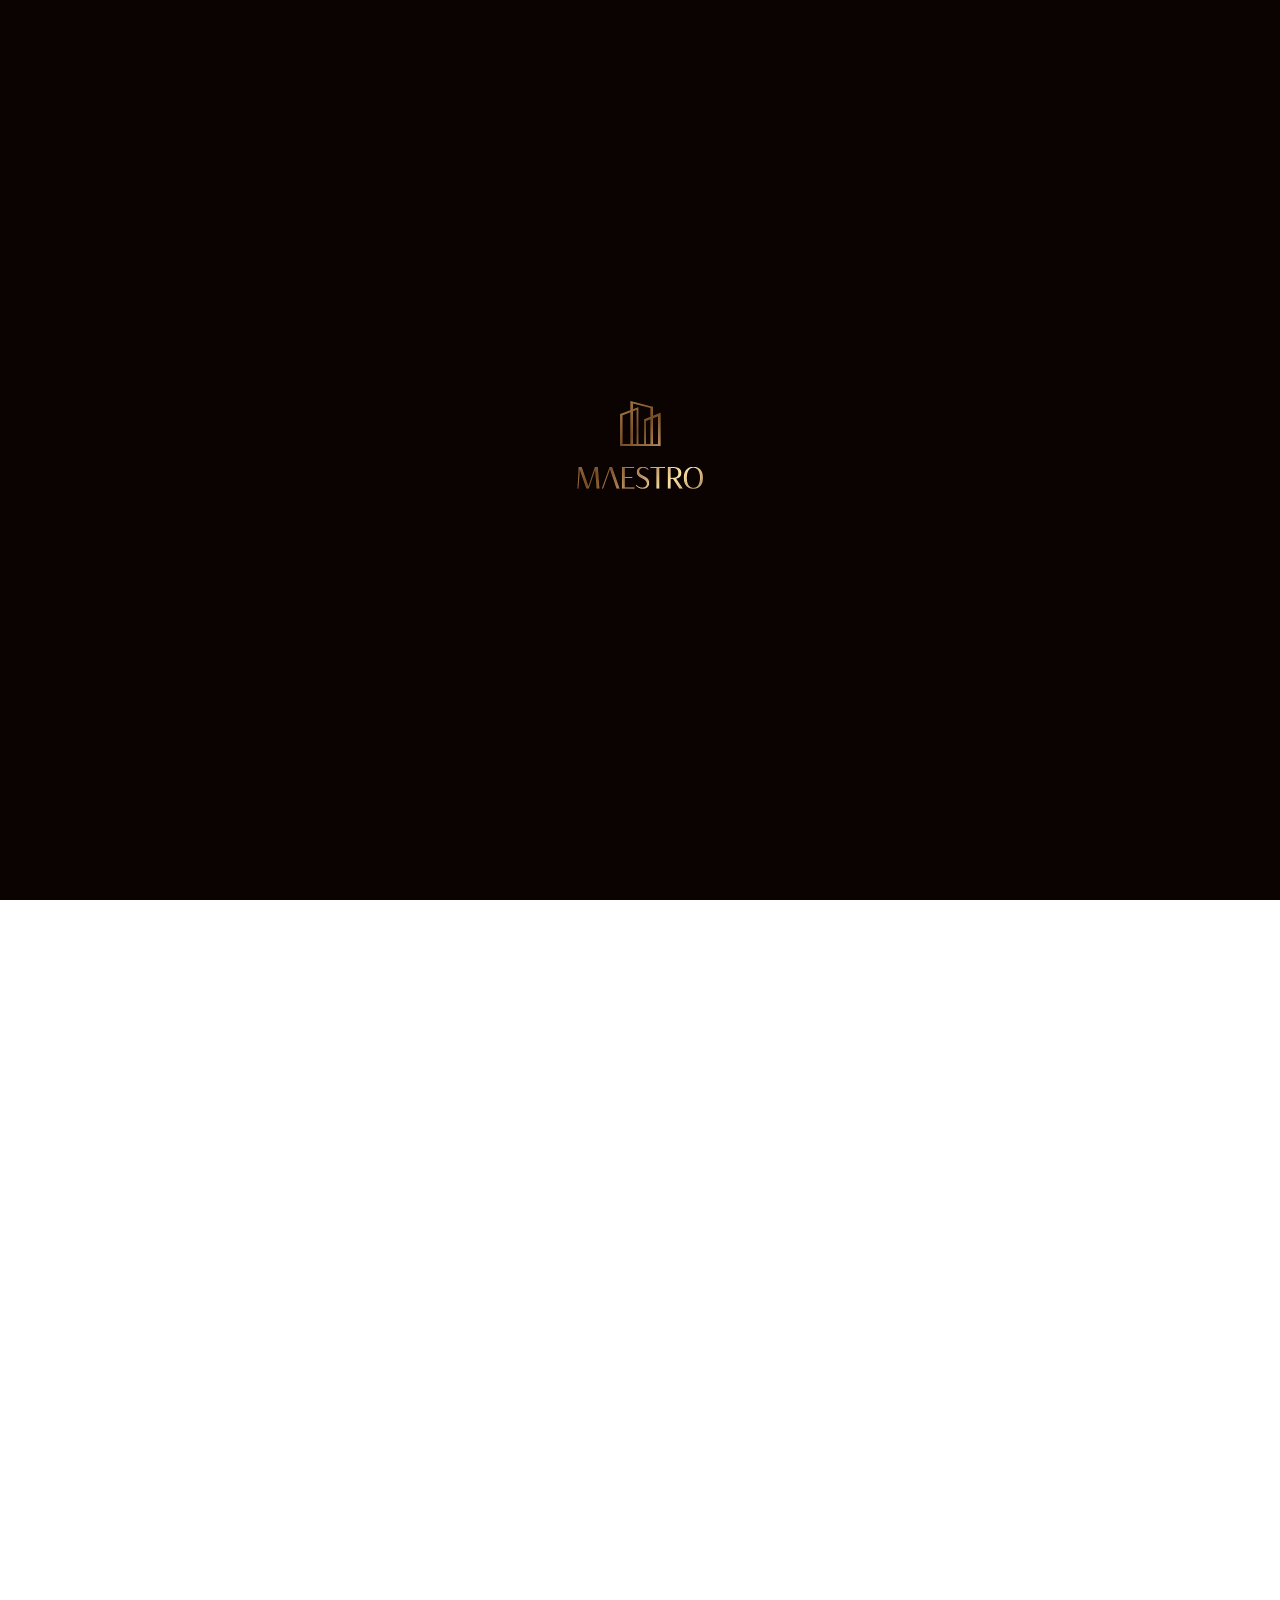
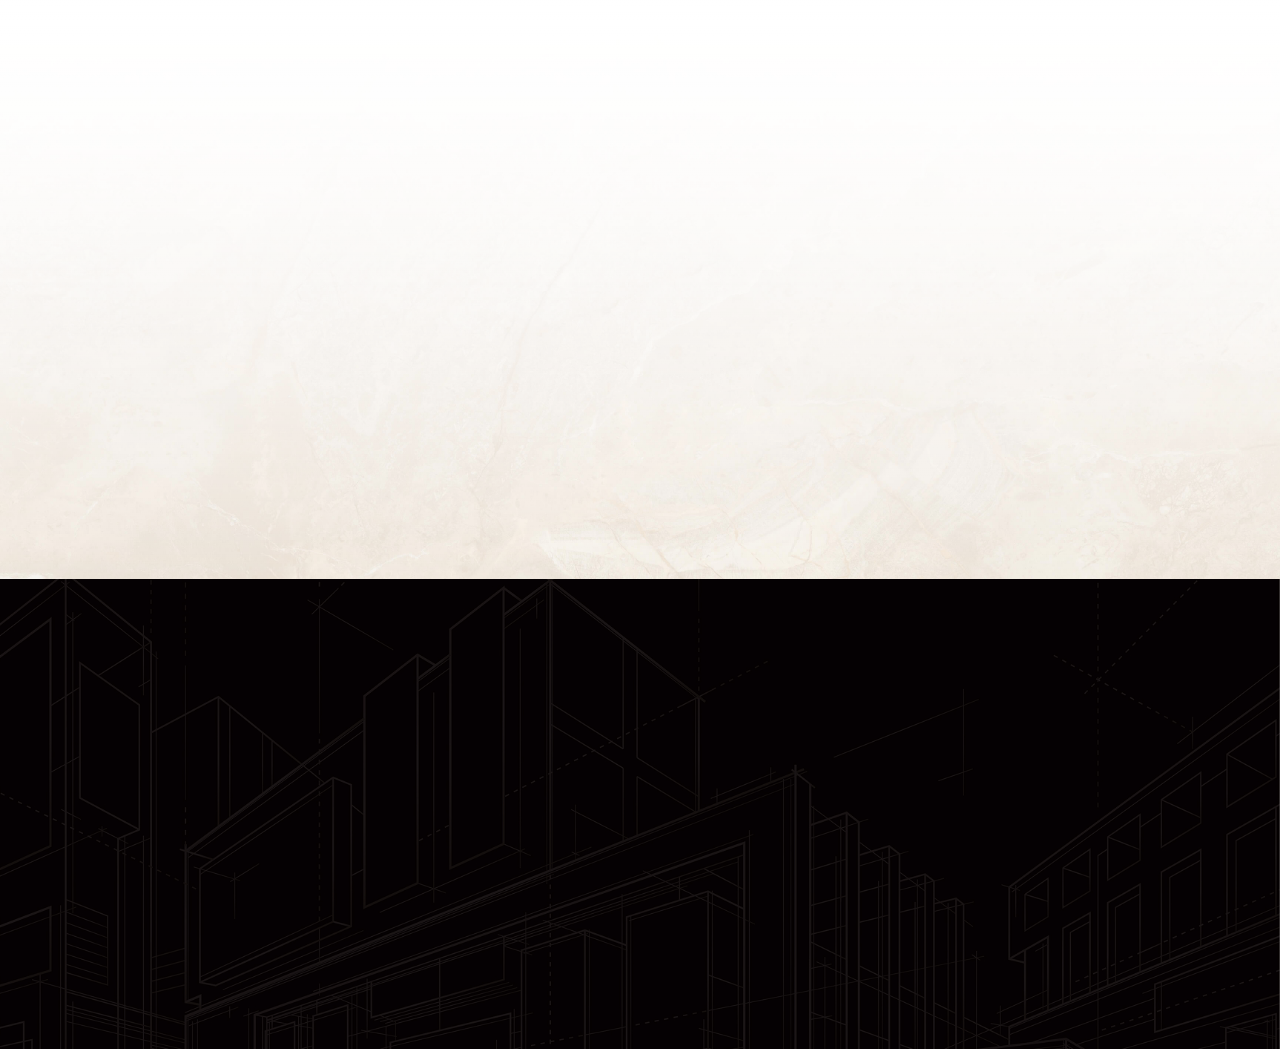
<file: client.html>
<!DOCTYPE html>
<html lang="en">

<head>
    <meta charset="UTF-8">
    <meta name="viewport"
        content="width=device-width, initial-scale=1.0 , maximum-scale=1, minimum-scale=1, user-scalable=no" />
    <title>Document</title>

    <link rel='stylesheet' href='css/swiper.min.css' type='text/css' media='all' />
    <!-- <link rel='stylesheet' href='css/main.min.css' type='text/css' media='all' /> -->
    <link rel="stylesheet" href="https://maestroepc.tviacollab.com/wp-includes/css/dist/block-library/style.min.css?ver=6.9">
    <link rel="stylesheet" href="css/style.css" type='text/css' media='all' />
    <script src="js/jquery.js"></script>
    <script src="js/swiper.min.js"></script>
    <script src="js/swiper.bundles.js"></script>
    <script src="js/gsap.js"></script>
    <script src="js/TweenMax.min.js"></script>
    <script src="js/skrollr.js"></script>
    <script src="js/ScrollToPlugin.min.js"></script>
    <script src="js/common.js"></script>
    <script src="js/jquery.init.js"></script>
    <script src="js/script.js"></script>
</head>

<body>
    <!-- Loading Screen -->
    <div id="loading">
        <div class="loading_box">
            <img src="images/logo-single.png" alt="Logo" class="box__symbol" />
            <img src="images/logo-text-single.png" alt="Logo" class="box__yatch" />
        </div>
    </div>
    <!-- /Loading Screen -->

    <!-- Header -->
    <header class="header">
        <div class="container-fluid">
            <div class="box">
                <div class="menus">
                    <ul>
                        <li class="current_page_item"><a href="#">About Us</a></li>
                        <li><a href="#">What we do</a></li>
                        <li><a href="#">Projects</a></li>
                        <li><a href="#">Clients & Partners</a></li>
                    </ul>
                </div>
                <a href="#" class="logo">
                    <img src="images/logo.png" alt="Logo">
                </a>
                <div class="menus">
                    <ul>
                        <li><a href="#">Vendor Registration</a></li>
                        <li><a href="#">News</a></li>
                        <li><a href="#">Contact Us</a></li>
                    </ul>
                </div>
            </div>
        </div>
    </header>
    <!-- /End Header -->

    <div class="header-scroll">
        <div class="container-fluid">
            <div class="box">
                <div class="menus">
                    <ul>
                        <li><a href="#">About Us</a></li>
                        <li><a href="#">What we do</a></li>
                        <li><a href="#">Projects</a></li>
                        <li><a href="#">Clients & Partners</a></li>
                    </ul>
                </div>
                <a href="#" class="logo">
                    <img src="images/logo.png" alt="Logo">
                </a>
                <div class="menus">
                    <ul>
                        <li><a href="#">Vendor Registration</a></li>
                        <li><a href="#">News</a></li>
                        <li><a href="#">Contact Us</a></li>
                    </ul>
                </div>
            </div>
        </div>
    </div>

    <main>
        <!-- Banner -->
        <section class="banner style2" data-anim="false" style="background: linear-gradient(360deg, rgba(0, 0, 0, 0) 51.44%, rgba(0, 0, 0, 0.5) 100%), linear-gradient(270deg, rgba(0, 0, 0, 0.2) 0%, rgba(0, 0, 0, 0.3) 62.48%, rgba(0, 0, 0, 0.7) 100%), url(images/project-detail.jpg) center /cover no-repeat;">
            <div class="shadow"></div>
        </section>
        <!-- /End Banner -->

        <!-- Section Clients -->
        <section class="sclient" data-anim="false">
            <div class="container-fluid">
                <div class="box">
                    <div class="box-top" data-anim="false">
                        <div class="box-heading tk-heading tk-ani" style="--data-delay: .3s;">
                            <span>
                                Our<br>Clients
                                <svg width="219" height="7" viewBox="0 0 219 7" fill="none" xmlns="http://www.w3.org/2000/svg">
                                    <path d="M0.325567 5.59717C0.22738 5.61057 0.13819 5.66199 0.0776831 5.74064C0.0171758 5.81928 -0.00970302 5.91862 0.00297165 6.01689C0.0156463 6.11516 0.0668503 6.20443 0.145331 6.26514C0.223813 6.32586 0.323131 6.35297 0.421504 6.34101C0.421504 6.34101 0.421504 6.34101 0.421504 6.34101C4.09627 5.89528 7.90408 5.51298 11.7669 5.17655C64.8494 1.16463 118.309 1.68906 171.607 2.32699C186.813 2.59796 202.131 2.73403 217.269 3.28188C217.406 3.28776 217.54 3.29361 217.671 3.29942L217.527 3.27211C217.705 3.31637 217.895 3.43471 217.851 3.39815C217.808 3.38097 217.783 3.12584 217.824 3.10398C217.847 3.07096 217.811 3.12846 217.759 3.16966C217.519 3.36985 217.096 3.56594 216.702 3.72531C215.888 4.04946 215.026 4.30103 214.149 4.53016C212.402 4.98133 210.612 5.3232 208.813 5.5972C208.715 5.61193 208.627 5.66342 208.567 5.74187C208.507 5.82031 208.48 5.91902 208.493 6.01656C208.505 6.11411 208.556 6.20282 208.634 6.26346C208.712 6.32411 208.811 6.35147 208.909 6.34104C208.909 6.34104 208.909 6.34104 208.909 6.34104C210.741 6.14336 212.566 5.87373 214.376 5.48214C215.287 5.28136 216.183 5.06007 217.087 4.73892C217.539 4.56827 217.985 4.41348 218.472 4.05257C218.586 3.9588 218.73 3.84507 218.854 3.60916C219.006 3.37989 218.953 2.87111 218.757 2.67502C218.414 2.29299 218.154 2.25031 217.89 2.14492C217.862 2.13619 217.777 2.11902 217.747 2.11761C217.615 2.10648 217.481 2.09533 217.343 2.08419C202.171 1.00051 186.862 0.598686 171.639 0.327253C118.302 -0.310849 64.8061 -0.473874 11.6818 4.26942C7.8156 4.65825 4.00424 5.09492 0.325567 5.59717Z" fill="#BB822C"/>
                                </svg>
                            </span>
                        </div>
                        <div class="box-desc tk-text medium tk-ani" style="--data-delay: .4s;">
                            <p>Collaborating with leading global brands and institutions allows Maestro to deliver proven, high-quality solutions supported by international benchmarks, ensuring confidence and reliability across complex projects.</p>
                        </div>
                    </div>
                </div>
            </div>
            <div data-anim="false">
                <div>
                    <div class="box-bottom tk-ani" style="--data-delay: .3s;">
                        <ul class="box-logo">
                            <li>
                                <img src="images/client-1.png" alt="">
                            </li>
                            <li>
                                <img src="images/client-2.png" alt="">
                            </li>
                            <li>
                                <img src="images/client-3.png" alt="">
                            </li>
                            <li>
                                <img src="images/client-4.png" alt="">
                            </li>
                            <li>
                                <img src="images/client-5.png" alt="">
                            </li>
                            <li>
                                <img src="images/client-1.png" alt="">
                            </li>
                            <li>
                                <img src="images/client-2.png" alt="">
                            </li>
                            <li>
                                <img src="images/client-3.png" alt="">
                            </li>
                            <li>
                                <img src="images/client-4.png" alt="">
                            </li>
                            <li>
                                <img src="images/client-5.png" alt="">
                            </li>
                        </ul>
                    </div>
                </div>
            </div>
        </section>
        <!-- /End Section Clients -->

        <!-- Section Clients -->
        <section class="sclient" data-anim="false">
            <div class="container-fluid">
                <div class="box">
                    <div class="box-top" data-anim="false">
                        <div class="box-heading tk-heading tk-ani" style="--data-delay: .3s;">
                            <span>
                                Our Clients
                                <svg width="219" height="7" viewBox="0 0 219 7" fill="none" xmlns="http://www.w3.org/2000/svg">
                                    <path d="M0.325567 5.59717C0.22738 5.61057 0.13819 5.66199 0.0776831 5.74064C0.0171758 5.81928 -0.00970302 5.91862 0.00297165 6.01689C0.0156463 6.11516 0.0668503 6.20443 0.145331 6.26514C0.223813 6.32586 0.323131 6.35297 0.421504 6.34101C0.421504 6.34101 0.421504 6.34101 0.421504 6.34101C4.09627 5.89528 7.90408 5.51298 11.7669 5.17655C64.8494 1.16463 118.309 1.68906 171.607 2.32699C186.813 2.59796 202.131 2.73403 217.269 3.28188C217.406 3.28776 217.54 3.29361 217.671 3.29942L217.527 3.27211C217.705 3.31637 217.895 3.43471 217.851 3.39815C217.808 3.38097 217.783 3.12584 217.824 3.10398C217.847 3.07096 217.811 3.12846 217.759 3.16966C217.519 3.36985 217.096 3.56594 216.702 3.72531C215.888 4.04946 215.026 4.30103 214.149 4.53016C212.402 4.98133 210.612 5.3232 208.813 5.5972C208.715 5.61193 208.627 5.66342 208.567 5.74187C208.507 5.82031 208.48 5.91902 208.493 6.01656C208.505 6.11411 208.556 6.20282 208.634 6.26346C208.712 6.32411 208.811 6.35147 208.909 6.34104C208.909 6.34104 208.909 6.34104 208.909 6.34104C210.741 6.14336 212.566 5.87373 214.376 5.48214C215.287 5.28136 216.183 5.06007 217.087 4.73892C217.539 4.56827 217.985 4.41348 218.472 4.05257C218.586 3.9588 218.73 3.84507 218.854 3.60916C219.006 3.37989 218.953 2.87111 218.757 2.67502C218.414 2.29299 218.154 2.25031 217.89 2.14492C217.862 2.13619 217.777 2.11902 217.747 2.11761C217.615 2.10648 217.481 2.09533 217.343 2.08419C202.171 1.00051 186.862 0.598686 171.639 0.327253C118.302 -0.310849 64.8061 -0.473874 11.6818 4.26942C7.8156 4.65825 4.00424 5.09492 0.325567 5.59717Z" fill="#BB822C"/>
                                </svg>
                            </span>
                        </div>
                        <div class="box-desc tk-text medium tk-ani" style="--data-delay: .4s;">
                            <p>Collaborating with leading global brands and institutions allows Maestro to deliver proven, high-quality solutions supported by international benchmarks, ensuring confidence and reliability across complex projects.</p>
                        </div>
                    </div>
                    <div class="box-bottom tk-ani" style="--data-delay: .3s;">
                        <ul class="box-logo">
                            <li>
                                <img src="images/client-1.png" alt="">
                            </li>
                            <li>
                                <img src="images/client-2.png" alt="">
                            </li>
                            <li>
                                <img src="images/client-3.png" alt="">
                            </li>
                            <li>
                                <img src="images/client-4.png" alt="">
                            </li>
                            <li>
                                <img src="images/client-5.png" alt="">
                            </li>
                        </ul>
                    </div>
                </div>
            </div>
        </section>
        <!-- /End Section Clients -->
        
        <!-- Slider News -->
        <section class="hnews" style="background: linear-gradient(0deg, rgba(244, 238, 232, 0) 0%, #FFFFFF 100%), url(images/bg-contact.jpg) center top /cover no-repeat;">
            <div class="container-fluid" data-anim="false">
                <div class="box">
                    <h2 class="box-heading tk-heading center tk-ani">Related News</h2>
                    <div class="box-slider tk-ani">
                        <div class="swiper">
                            <!-- Additional required wrapper -->
                            <div class="swiper-wrapper">
                                <!-- Slides -->
                                <div class="swiper-slide tk-ani" data-anim="false" style="--data-delay: 0.2s">
                                    <a class="slider-image">
                                        <div class="img--bg">
                                            <div class="bg--box">
                                                <div class="bg" style="background-image: url(images/news-1.jpg);">
                                                    <img src="images/project-1.jpg" alt="Image">
                                                </div>
                                            </div>
                                        </div>
                                    </a>
                                    <div class="slide-content">
                                        <div class="slide-date tk-ani" style="--data-delay: 0.2s">15 Aug 2025</div>
                                        <h3 class="slide-title tk-ani" style="--data-delay: 0.4s"><a>MAESTRO: Nurturing Sustainable Growth Through Our People</a></h3>
                                    </div>
                                </div>
                                <div class="swiper-slide tk-ani" data-anim="false" style="--data-delay: 0.5s">
                                    <a class="slider-image">
                                        <div class="img--bg">
                                            <div class="bg--box">
                                                <div class="bg" style="background-image: url(images/news-2.jpg);">
                                                    <img src="images/project-1.jpg" alt="Image">
                                                </div>
                                            </div>
                                        </div>
                                    </a>
                                    <div class="slide-content">
                                        <div class="slide-date tk-ani" style="--data-delay: 0.5s">15 Aug 2025</div>
                                        <h3 class="slide-title tk-ani" style="--data-delay: 0.7s"><a>Congratulations to The Rivus – the first ELIE SAAB branded villa in Asia</a></h3>
                                    </div>
                                </div>
                                <div class="swiper-slide tk-ani" data-anim="false" style="--data-delay: 0.8s">
                                    <a class="slider-image">
                                        <div class="img--bg">
                                            <div class="bg--box">
                                                <div class="bg" style="background-image: url(images/news-3.jpg);">
                                                    <img src="images/project-1.jpg" alt="Image">
                                                </div>
                                            </div>
                                        </div>
                                    </a>
                                    <div class="slide-content">
                                        <div class="slide-date tk-ani" style="--data-delay: 0.8s">15 Aug 2025</div>
                                        <h3 class="slide-title tk-ani" style="--data-delay: 1s"><a>Maestro with Worldvills: Creating international living standards in the heart of luxury real estate</a></h3>
                                    </div>
                                </div>
                                <!-- Slides -->
                            </div>
                        </div>
                        
                        <div class="swiper-button-area">
                            <div class="swiper-button-prev">
                                <svg width="20" height="34" viewBox="0 0 20 34" fill="none" xmlns="http://www.w3.org/2000/svg">
                                    <path d="M8.11671 14.854L5.94164 16.976L8.11671 19.098L20 30.9813L16.9761 33.9521L-2.3306e-06 16.976L16.9761 -0.000107076L20 2.97072L8.11671 14.854Z" fill="#0B0202"/>
                                </svg>
                            </div>
                            <!-- If we need pagination -->
                            <div class="swiper-button-next">
                                <svg width="20" height="34" viewBox="0 0 20 34" fill="none" xmlns="http://www.w3.org/2000/svg">
                                    <path d="M11.8833 19.125L14.0584 17L11.8833 14.875L0 2.975L3.02387 0L20 17L3.02387 34L0 31.025L11.8833 19.125Z" fill="#0B0202"/>
                                </svg>
                            </div>
                        </div>
                    </div>
                </div>
            </div>
        </section>
        <!-- /Slider News -->
    </main>

    <!-- Footer -->
    <footer data-anim="false">
        <div class="container-fluid">
            <div class="box">
                <div class="box-top tk-ani">
                    <a href="#" class="logo">
                        <img src="images/logo.png" alt="Logo">
                    </a>
                    <div class="menu">
                        <ul>
                            <li><a href="#">About Us</a></li>
                            <li><a href="#">What We Do</a></li>
                            <li><a href="#">Projects</a></li>
                            <li><a href="#">Clients & Partners</a></li>
                        </ul>
                        <ul>
                            <li><a href="#">Vendor Registration</a></li>
                            <li><a href="#">News</a></li>
                            <li><a href="#">Contact Us</a></li>
                        </ul>
                    </div>
                </div>
                <div class="box-bottom tk-ani">
                    <div class="box-left">
                        <div class="qr">
                            <img src="images/qr.png" alt="QR code">
                        </div>
                        <ul class="info">
                            <li>
                                <a href="mailTo: enquity@maestropc.com">
                                    <svg width="16" height="16" viewBox="0 0 16 16" fill="none"
                                        xmlns="http://www.w3.org/2000/svg">
                                        <g opacity="0.5">
                                            <path
                                                d="M14 5.28027L8.38217 9.21289C8.15268 9.37345 7.84733 9.37345 7.61784 9.21289L2.00001 5.28027V12C2.00001 12.3651 2.30153 12.6667 2.66667 12.6667H13.3333C13.6985 12.6667 14 12.3651 14 12V5.28027ZM2.66667 3.33333C2.40802 3.33333 2.18154 3.48476 2.07129 3.7028L8.00001 7.85286L13.9284 3.7028C13.8181 3.48483 13.5919 3.33333 13.3333 3.33333H2.66667ZM15.3333 12C15.3333 13.1015 14.4349 14 13.3333 14H2.66667C1.56515 14 0.666672 13.1015 0.666672 12V4C0.666672 2.89848 1.56515 2 2.66667 2H13.3333C14.4349 2 15.3333 2.89848 15.3333 4V12Z"
                                                fill="#EFE7DF" />
                                        </g>
                                    </svg>
                                    <span>enquity@maestropc.com</span>
                                </a>
                            </li>
                            <li>
                                <a href="tel:+84 968 998 781">
                                    <svg width="16" height="16" viewBox="0 0 16 16" fill="none"
                                        xmlns="http://www.w3.org/2000/svg">
                                        <g opacity="0.5">
                                            <path
                                                d="M4.73995 0.618696C5.22295 0.615513 5.69101 0.787381 6.05733 1.10242C6.40225 1.3991 6.63509 1.80386 6.71879 2.24923L6.73344 2.33875L6.73441 2.34493C6.81219 2.93459 6.95628 3.51357 7.1641 4.07084L7.18786 4.13823C7.30165 4.47724 7.32283 4.84102 7.24808 5.19161C7.16833 5.56558 6.98277 5.90898 6.7139 6.18087L6.23311 6.66134C7.017 7.89117 8.06061 8.93468 9.2904 9.71863L9.7712 9.23816C10.0431 8.9693 10.3865 8.78406 10.7605 8.70431C11.1344 8.62457 11.5233 8.65344 11.8812 8.78797C12.3689 8.96985 12.8729 9.10287 13.3864 9.18543L13.6071 9.21798L13.613 9.21863C14.0988 9.28716 14.5426 9.53184 14.8597 9.90613C15.1733 10.2762 15.341 10.7474 15.333 11.232L15.3334 13.2294L15.3311 13.3335C15.3194 13.5764 15.2634 13.8153 15.1657 14.0386C15.0542 14.2938 14.8905 14.5229 14.6853 14.7111C14.48 14.8994 14.2378 15.0428 13.974 15.132C13.7102 15.2212 13.4307 15.2544 13.1534 15.2294C13.1494 15.229 13.1453 15.2285 13.1413 15.2281C10.9883 14.9941 8.92014 14.2588 7.10258 13.0813C5.40919 12.0052 3.97322 10.5696 2.89717 8.87618C1.71556 7.05038 0.980028 4.97183 0.750363 2.80913C0.749997 2.80567 0.749699 2.80217 0.749387 2.79871C0.724406 2.52219 0.757122 2.24347 0.845741 1.98035C0.934359 1.71724 1.07686 1.47545 1.26404 1.27039C1.45123 1.06532 1.67932 0.901456 1.93331 0.789269C2.18723 0.677128 2.46171 0.618967 2.7393 0.618696H4.73995ZM2.7406 1.95203C2.64809 1.95212 2.55667 1.97163 2.47204 2.009C2.38739 2.04639 2.31113 2.1008 2.24874 2.16915C2.18634 2.23751 2.13895 2.31842 2.10941 2.40613C2.08021 2.49291 2.069 2.58478 2.07686 2.67599C2.27902 4.56864 2.90984 6.3896 3.92028 8.00086L4.01957 8.15646L4.02282 8.16134C4.99385 9.68939 6.28936 10.9849 7.81742 11.9559C7.81915 11.957 7.82091 11.9584 7.82263 11.9595C9.4645 13.0243 11.3331 13.6891 13.2784 13.9016C13.3692 13.9091 13.4606 13.8982 13.5469 13.869C13.6348 13.8393 13.7155 13.7915 13.7839 13.7287C13.8523 13.666 13.9069 13.5895 13.944 13.5044C13.9812 13.4194 14.0004 13.3277 14 13.2349V11.2157C14.0041 11.0523 13.9481 10.8929 13.8425 10.7681C13.7368 10.6433 13.5887 10.5618 13.4268 10.5389C12.739 10.4478 12.0635 10.2792 11.4134 10.0367L11.4121 10.036C11.2928 9.99117 11.1631 9.98144 11.0384 10.008C10.9138 10.0346 10.7993 10.0965 10.7087 10.1861L9.86462 11.0302C9.65241 11.2423 9.3247 11.2866 9.06384 11.1382C7.29049 10.1299 5.82219 8.66157 4.81384 6.88823C4.66553 6.62737 4.70975 6.29965 4.92191 6.08745L5.76599 5.24337C5.85561 5.15274 5.91746 5.03827 5.94405 4.91362C5.97062 4.78897 5.9609 4.65922 5.91605 4.53992L5.9154 4.53862C5.67279 3.88845 5.50429 3.21288 5.41312 2.52495C5.39046 2.36481 5.31049 2.21862 5.18786 2.11316C5.06521 2.00768 4.90822 1.95044 4.74646 1.95203H2.7406Z"
                                                fill="#EFE7DF" />
                                        </g>
                                    </svg>
                                    <span>+84 968 998 781</span>
                                </a>
                            </li>
                            <li>
                                <a href="">
                                    <svg width="16" height="16" viewBox="0 0 16 16" fill="none"
                                        xmlns="http://www.w3.org/2000/svg">
                                        <g opacity="0.5">
                                            <path
                                                d="M9.99999 7.33319C10.3682 7.33319 10.6667 7.63167 10.6667 7.99986V13.9999H12.6667C12.8435 13.9999 13.013 13.9296 13.138 13.8045C13.263 13.6795 13.3333 13.51 13.3333 13.3332V6.3257L7.99999 2.17759L2.66666 6.3257V13.3332C2.66666 13.51 2.73695 13.6795 2.86197 13.8045C2.987 13.9296 3.15652 13.9999 3.33333 13.9999H5.33333V7.99986C5.33333 7.63167 5.6318 7.33319 5.99999 7.33319H9.99999ZM6.66666 13.9999H9.33333V8.66652H6.66666V13.9999ZM14.6667 13.3332C14.6667 13.8636 14.4558 14.3722 14.0807 14.7473C13.7057 15.1223 13.1971 15.3332 12.6667 15.3332H3.33333C2.80289 15.3332 2.29434 15.1223 1.91927 14.7473C1.54419 14.3722 1.33333 13.8636 1.33333 13.3332V5.99986C1.33333 5.79413 1.42842 5.59979 1.59082 5.47349L7.59082 0.806823L7.63704 0.773946C7.87326 0.620465 8.18353 0.631416 8.40917 0.806823L14.4092 5.47349C14.5716 5.59979 14.6667 5.79413 14.6667 5.99986V13.3332Z"
                                                fill="#EFE7DF" />
                                        </g>
                                    </svg>
                                    <span>10 Le Loi Street, Nguyen Hue Ward, Ho Chi Minh city</span>
                                </a>
                            </li>
                        </ul>
                    </div>
                    <div class="box-right">
                        <ul class="social">
                            <li>
                                <a href="#">
                                    <svg width="24" height="24" viewBox="0 0 24 24" fill="none"
                                        xmlns="http://www.w3.org/2000/svg">
                                        <path
                                            d="M18.3952 7.02212C17.6005 7.02368 16.9543 6.3802 16.9528 5.58548C16.9512 4.79076 17.5947 4.14457 18.3898 4.14302C19.1848 4.14146 19.831 4.78531 19.8326 5.58004C19.8338 6.37476 19.1903 7.02057 18.3952 7.02212Z"
                                            fill="#EFE7DF" />
                                        <path fill-rule="evenodd" clip-rule="evenodd"
                                            d="M12.0115 18.161C8.60909 18.1676 5.8451 15.4149 5.8385 12.0117C5.83188 8.60923 8.58536 5.84481 11.9878 5.8382C15.3909 5.83159 18.1553 8.5859 18.1619 11.9879C18.1685 15.3912 15.4143 18.1544 12.0115 18.161ZM11.992 8.00035C9.78365 8.00424 7.99594 9.79858 7.99983 12.0074C8.0041 14.2166 9.79882 16.0039 12.0072 15.9996C14.2164 15.9954 16.0041 14.2014 15.9998 11.9922C15.9955 9.78302 14.2008 7.99608 11.992 8.00035Z"
                                            fill="#EFE7DF" />
                                        <path fill-rule="evenodd" clip-rule="evenodd"
                                            d="M4.1192 0.646479C4.88126 0.347876 5.75333 0.143362 7.03015 0.0830982C8.31011 0.0216726 8.71872 0.00767102 11.9769 0.00145262C15.2358 -0.00476578 15.6444 0.00766862 16.9244 0.0644334C18.2016 0.119643 19.0741 0.321049 19.8377 0.616544C20.6277 0.920974 21.298 1.33078 21.966 1.99603C22.6339 2.66205 23.0453 3.33002 23.3536 4.1189C23.6518 4.88174 23.8563 5.75306 23.917 7.03068C23.9776 8.31023 23.9924 8.71847 23.9986 11.9771C24.0048 15.2353 23.9916 15.6443 23.9356 16.925C23.88 18.2014 23.679 19.0743 23.3835 19.8375C23.0783 20.6276 22.6693 21.2979 22.004 21.9659C21.3388 22.6342 20.6701 23.0452 19.8812 23.3539C19.1184 23.6517 18.2471 23.8562 16.9702 23.9173C15.6903 23.9779 15.2817 23.9923 12.0224 23.9985C8.76459 24.0048 8.35598 23.9923 7.07605 23.9359C5.79882 23.88 4.92597 23.6789 4.16275 23.3838C3.37271 23.0782 2.70242 22.6696 2.03446 22.004C1.36611 21.3383 0.954386 20.67 0.646458 19.8811C0.347858 19.1186 0.144107 18.2469 0.0830727 16.9705C0.0220359 15.6901 0.00765506 15.2811 0.00143906 12.0229C-0.00480094 8.76435 0.00803667 8.35611 0.0640167 7.07616C0.1204 5.79855 0.320637 4.92606 0.61613 4.16206C0.921328 3.37239 1.33035 2.70248 1.99637 2.03413C2.6616 1.36616 3.33033 0.954017 4.1192 0.646479ZM4.94154 21.3679C5.36494 21.5308 6.00023 21.7252 7.17014 21.7761C8.43607 21.8309 8.81514 21.843 12.0185 21.8368C15.223 21.8309 15.6021 21.8173 16.8676 21.7579C18.0363 21.7022 18.6716 21.5055 19.0939 21.3407C19.6541 21.1218 20.0531 20.8601 20.4722 20.4406C20.8913 20.0195 21.1506 19.6194 21.3676 19.0591C21.5309 18.6354 21.7249 17.9996 21.7758 16.8297C21.8314 15.5646 21.8431 15.1851 21.8368 11.9809C21.831 8.77757 21.8174 8.3981 21.7572 7.13254C21.7019 5.96339 21.5056 5.32808 21.3404 4.90623C21.1215 4.34519 20.8606 3.94705 20.4399 3.52753C20.0192 3.10801 19.6191 2.84945 19.0581 2.6325C18.6355 2.46881 17.9994 2.27518 16.8303 2.22426C15.5643 2.16865 15.1849 2.15737 11.9808 2.1636C8.77743 2.16982 8.39836 2.18264 7.13281 2.24253C5.9633 2.29812 5.32877 2.49447 4.90575 2.65972C4.34587 2.87861 3.94696 3.13872 3.52746 3.5598C3.10871 3.98087 2.84938 4.38018 2.63244 4.94161C2.46993 5.36464 2.27434 6.00072 2.2242 7.16987C2.16898 8.43581 2.15733 8.81529 2.16355 12.0187C2.16939 15.2228 2.18298 15.6023 2.24248 16.8671C2.29729 18.037 2.49518 18.6715 2.65966 19.0949C2.87855 19.6544 3.13944 20.0533 3.55973 20.4729C3.98081 20.8908 4.38088 21.1509 4.94154 21.3679Z"
                                            fill="#EFE7DF" />
                                    </svg>
                                </a>
                            </li>
                            <li>
                                <a href="#">
                                    <svg width="24" height="24" viewBox="0 0 24 24" fill="none"
                                        xmlns="http://www.w3.org/2000/svg">
                                        <g clip-path="url(#clip0_582_4362)">
                                            <path
                                                d="M12 0C18.6274 0 24 5.37259 24 12C24 18.1352 19.3955 23.1944 13.4538 23.9121V15.667L16.7001 15.667L17.3734 12H13.4538V10.7031C13.4538 9.73417 13.6439 9.06339 14.0799 8.63483C14.5159 8.20627 15.1979 8.01993 16.1817 8.01993C16.4307 8.01993 16.6599 8.02241 16.8633 8.02736C17.1591 8.03456 17.4002 8.047 17.568 8.06467V4.74048C17.501 4.72184 17.4218 4.70321 17.3331 4.68486C17.1321 4.6433 16.8822 4.60324 16.6136 4.56806C16.0523 4.49453 15.4093 4.4423 14.9594 4.4423C13.1424 4.4423 11.7692 4.83102 10.8107 5.63619C9.65388 6.60791 9.10108 8.18622 9.10108 10.4199V12H6.62659V15.667H9.10108V23.6466C3.87432 22.3498 0 17.6277 0 12C0 5.37259 5.37259 0 12 0Z"
                                                fill="#EFE7DF" />
                                        </g>
                                        <defs>
                                            <clipPath id="clip0_582_4362">
                                                <rect width="24" height="24" fill="white" />
                                            </clipPath>
                                        </defs>
                                    </svg>
                                </a>
                            </li>
                            <li>
                                <a href="#">
                                    <svg width="24" height="24" viewBox="0 0 24 24" fill="none"
                                        xmlns="http://www.w3.org/2000/svg">
                                        <g clip-path="url(#clip0_582_4365)">
                                            <path fill-rule="evenodd" clip-rule="evenodd"
                                                d="M22.7465 4.83407C23.1189 5.20883 23.3863 5.67482 23.522 6.18541C24.0238 8.06995 24.0238 12 24.0238 12C24.0238 12 24.0238 15.93 23.522 17.8145C23.3863 18.3251 23.1189 18.7911 22.7465 19.1658C22.3741 19.5406 21.9099 19.811 21.4002 19.95C19.5238 20.4545 12.0238 20.4545 12.0238 20.4545C12.0238 20.4545 4.5238 20.4545 2.64744 19.95C2.13773 19.811 1.67346 19.5406 1.30109 19.1658C0.92872 18.7911 0.661309 18.3251 0.525622 17.8145C0.0238038 15.93 0.0238037 12 0.0238037 12C0.0238037 12 0.0238038 8.06995 0.525622 6.18541C0.661309 5.67482 0.92872 5.20883 1.30109 4.83407C1.67346 4.4593 2.13773 4.18891 2.64744 4.04996C4.5238 3.54541 12.0238 3.54541 12.0238 3.54541C12.0238 3.54541 19.5238 3.54541 21.4002 4.04996C21.9099 4.18891 22.3741 4.4593 22.7465 4.83407ZM15.842 12L9.56927 8.43135V15.5686L15.842 12Z"
                                                fill="#EFE7DF" />
                                        </g>
                                        <defs>
                                            <clipPath id="clip0_582_4365">
                                                <rect width="24" height="24" fill="white" />
                                            </clipPath>
                                        </defs>
                                    </svg>
                                </a>
                            </li>
                            <li>
                                <a href="#">
                                    <svg width="24" height="24" viewBox="0 0 24 24" fill="none"
                                        xmlns="http://www.w3.org/2000/svg">
                                        <path
                                            d="M18.3263 1.90381H21.6998L14.3297 10.3273L23 21.7898H16.2112L10.894 14.8378L4.80995 21.7898H1.43443L9.31743 12.7799L1 1.90381H7.96111L12.7674 8.25814L18.3263 1.90381ZM17.1423 19.7706H19.0116L6.94539 3.81694H4.93946L17.1423 19.7706Z"
                                            fill="#EFE7DF" />
                                    </svg>
                                </a>
                            </li>
                            <li>
                                <a href="#">
                                    <svg width="24" height="24" viewBox="0 0 24 24" fill="none"
                                        xmlns="http://www.w3.org/2000/svg">
                                        <g clip-path="url(#clip0_582_4366)">
                                            <path fill-rule="evenodd" clip-rule="evenodd"
                                                d="M21.9921 22.816C22.7601 22.224 23.2961 21.392 23.5281 20.8C23.9921 19.608 24.0001 18.256 24.0001 17.4V6.6C24.0001 5.752 24.0001 4.392 23.5281 3.2C23.2961 2.608 22.7521 1.768 21.9921 1.184C21.5521 0.84 21.0241 0.52 20.3041 0.304C19.5281 0.08 18.5841 0 17.4001 0H6.60012C5.41612 0 4.47212 0.08 3.69612 0.304C2.97612 0.52 2.44812 0.848 2.00812 1.184C1.24012 1.776 0.704122 2.608 0.472122 3.2C0.00812206 4.392 0.00012207 5.744 0.00012207 6.6V17.4C0.00012207 18.256 0.00812206 19.608 0.472122 20.8C0.704122 21.392 1.24812 22.232 2.00812 22.816C2.44812 23.16 2.97612 23.48 3.69612 23.696C4.47212 23.92 5.41612 24 6.60012 24H17.4001C18.5841 24 19.5361 23.928 20.3041 23.696C21.0241 23.48 21.5521 23.152 21.9921 22.816ZM3.5601 10.992C3.6241 6.4 7.3841 2.672 11.9761 2.656C16.6401 2.648 20.4401 6.44 20.4561 11.096C20.4561 14.776 18.0961 17.912 14.8081 19.064C14.7281 19.096 14.6401 19.032 14.6561 18.944L14.7761 18.08C14.7841 17.976 14.8481 17.888 14.9441 17.848C17.5441 16.704 19.3681 14.112 19.3681 11.096C19.3681 7.016 16.0321 3.704 11.9441 3.736C7.9521 3.768 4.6881 7.024 4.6481 11.024C4.6161 14.072 6.4481 16.704 9.0721 17.848C9.1601 17.896 9.2241 17.976 9.2401 18.08C9.26143 18.272 9.28989 18.4641 9.31833 18.656C9.33255 18.752 9.34678 18.848 9.3601 18.944C9.3681 19.024 9.2881 19.096 9.2081 19.064C5.8881 17.896 3.5121 14.712 3.5601 10.992ZM13.9681 10.408C13.9681 11.496 13.0881 12.376 12.0001 12.376C10.9121 12.376 10.0321 11.496 10.0321 10.408C10.0321 9.32 10.9121 8.44 12.0001 8.44C13.0881 8.44 13.9681 9.328 13.9681 10.408ZM13.7361 13.8C13.9281 13.992 14.0241 14.2 14.0561 14.488C14.1201 15.048 14.0881 15.528 14.0161 16.304C13.9521 17.04 13.8321 18.016 13.6801 19.016C13.5681 19.728 13.4801 20.112 13.4001 20.384C13.2721 20.824 12.7761 21.216 12.0001 21.216C11.2241 21.216 10.7361 20.832 10.6001 20.384C10.5201 20.112 10.4321 19.728 10.3201 19.016C10.1681 18.024 10.0481 17.04 9.9841 16.304L9.98339 16.2954C9.91981 15.5244 9.88034 15.0459 9.9441 14.488C9.9761 14.2 10.0801 14 10.2641 13.8C10.6241 13.416 11.2561 13.176 12.0001 13.176C12.7441 13.176 13.3761 13.424 13.7361 13.8ZM11.7841 5.456C8.79211 5.568 6.39211 8.04 6.35211 11.032C6.32811 13 7.31211 14.744 8.82411 15.776C8.89611 15.824 9.00011 15.768 9.00011 15.68C8.97611 15.336 8.97611 15.032 8.99211 14.712C9.00011 14.608 8.96011 14.512 8.88011 14.44C7.96011 13.576 7.40011 12.344 7.43211 10.984C7.49611 8.584 9.42411 6.632 11.8241 6.536C14.4321 6.432 16.5761 8.528 16.5761 11.104C16.5761 12.416 16.0161 13.6 15.1281 14.44C15.0561 14.512 15.0161 14.608 15.0161 14.712C15.0321 15.024 15.0241 15.328 15.0081 15.672C15.0001 15.76 15.1041 15.824 15.1841 15.768C16.6721 14.752 17.6561 13.032 17.6561 11.096C17.6641 7.912 15.0001 5.328 11.7841 5.456Z"
                                                fill="#EFE7DF" />
                                        </g>
                                        <defs>
                                            <clipPath id="clip0_582_4366">
                                                <rect width="24" height="24" fill="white" />
                                            </clipPath>
                                        </defs>
                                    </svg>

                                </a>
                            </li>
                            <li>
                                <a href="#">
                                    <svg width="24" height="24" viewBox="0 0 24 24" fill="none"
                                        xmlns="http://www.w3.org/2000/svg">
                                        <path
                                            d="M11.9633 0C5.35629 0 0 5.35614 0 11.9631C0 18.5704 5.35629 23.9261 11.9633 23.9261C18.571 23.9261 23.9267 18.5704 23.9267 11.9631C23.9267 5.35657 18.571 0.000571425 11.9631 0.000571425L11.9633 0ZM17.4496 17.2543C17.2353 17.6057 16.7753 17.7171 16.4239 17.5014C13.615 15.7857 10.079 15.3971 5.91471 16.3486C5.51343 16.44 5.11343 16.1886 5.022 15.7871C4.93014 15.3857 5.18057 14.9857 5.58286 14.8943C10.14 13.8527 14.049 14.3014 17.2024 16.2286C17.5539 16.4443 17.6653 16.9029 17.4496 17.2543ZM18.9139 13.9964C18.6439 14.4357 18.0696 14.5743 17.631 14.3043C14.4153 12.3273 9.51343 11.7549 5.70986 12.9094C5.21657 13.0584 4.69557 12.7804 4.54586 12.288C4.39729 11.7947 4.67543 11.2747 5.16786 11.1247C9.51257 9.80643 14.9139 10.445 18.6067 12.7143C19.0453 12.9843 19.1839 13.5584 18.9139 13.9964ZM19.0396 10.6044C15.1839 8.31429 8.82243 8.10371 5.14114 9.221C4.55 9.40029 3.92486 9.06657 3.74571 8.47543C3.56657 7.884 3.9 7.25929 4.49157 7.07957C8.71743 5.79671 15.7424 6.04457 20.1816 8.67986C20.7144 8.99543 20.8887 9.68214 20.573 10.2131C20.2587 10.7449 19.5701 10.9201 19.0401 10.6044H19.0396Z"
                                            fill="#EFE7DF" />
                                    </svg>
                                </a>
                            </li>
                        </ul>
                        <div class="other">
                            <ul class="menus">
                                <li><a href="#">Privacy Statement</a></li>
                                <li><a href="#">Term of Use</a></li>
                            </ul>
                            <div class="copyright">© Copyright 2025 Maestro. All Rights Reserved.</div>
                        </div>
                    </div>
                </div>
            </div>
        </div>
        <div class="bg">
            <img src="images/bg-footer.jpg" alt="background">
        </div>
    </footer>
    <!-- /End Footer -->

    <input type="checkbox" id="menu-trigger" class="hidden">
    <div id="header-responsive">
        <div class="res_bg">
            <span class="menu-layer--left"></span>
            <span class="menu-layer--right"></span>
        </div>
        <div class="res_head conn_grid">
            <label for="menu-trigger" class="hambuger menu-mobile--btn">
                <span class="hambuger-box conn_pcenter">
                    <span class="hambuger-inner"></span>
                </span>
            </label>
            <div class="logo">
                <a href="/" title="" class="conn_center">
                    <img src="images/logo.png" alt="Logo">
                </a>
            </div>
        </div>
    </div>
    <!-- sidebar -->
    <div class="sidebar">
        <div class="sidebar-inner conn_grid">
            <div class="sidebar_list">
                <ul>
                    <li><a href="#">About Us</a></li>
                    <li><a href="#">Services</a></li>
                    <li><a href="#">Projects</a></li>
                    <li><a href="#">Products</a></li>
                    <li><a href="#">Clients & Partners</a></li>
                    <li><a href="#">Vendor Registration</a></li>
                    <li><a href="#">Contact Us</a></li>
                </ul>
            </div>
        </div>
    </div>
    <!-- end sidebar -->
    <label for="menu-trigger" class="sidebar-overlay"></label>
</body>

</html>
</file>
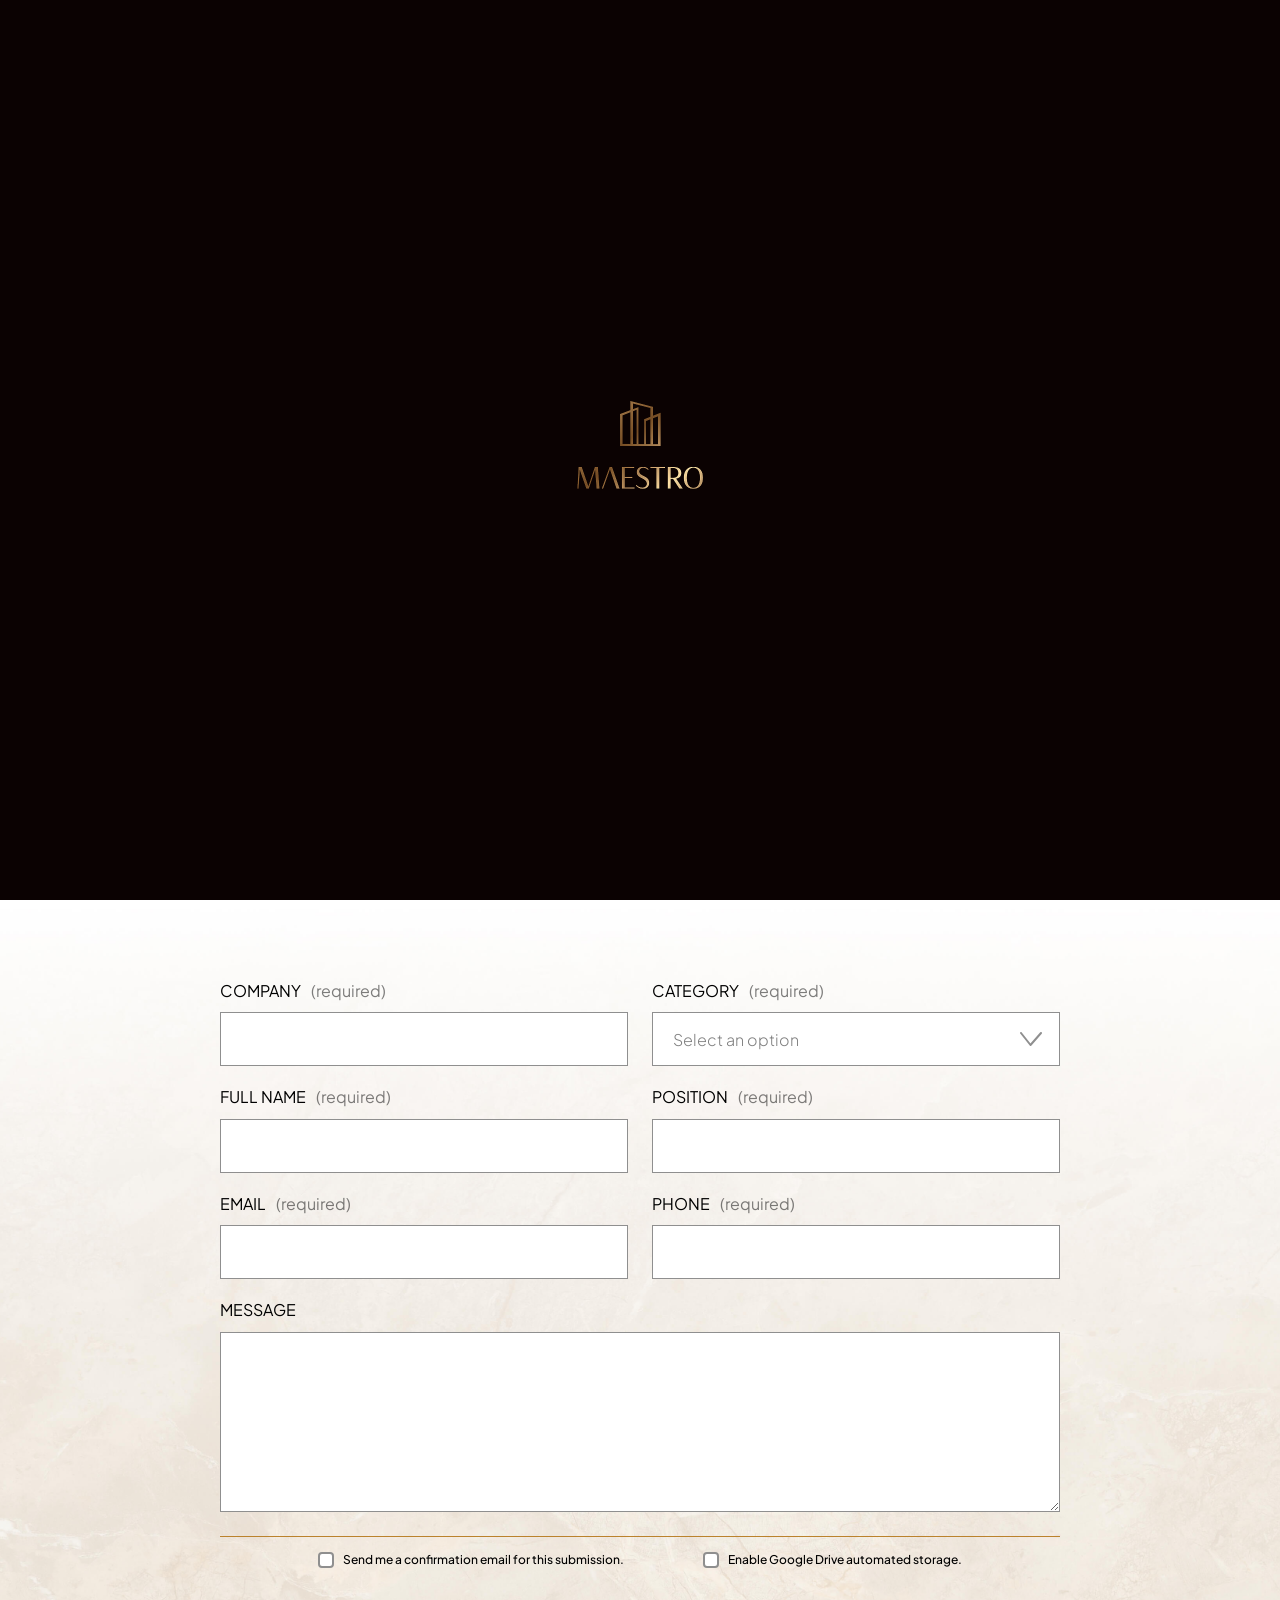
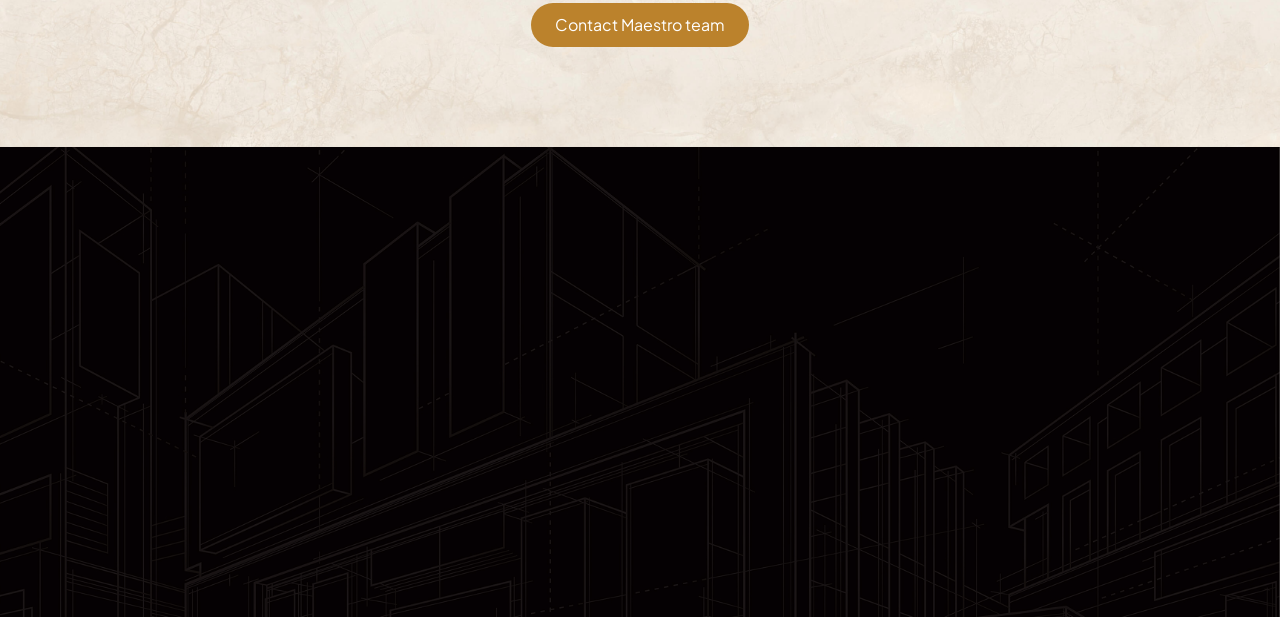
<file: contact.html>
<!DOCTYPE html>
<html lang="en">

<head>
    <meta charset="UTF-8">
    <meta name="viewport"
        content="width=device-width, initial-scale=1.0 , maximum-scale=1, minimum-scale=1, user-scalable=no" />
    <title>Contact</title>

    <link rel='stylesheet' href='css/swiper.min.css' type='text/css' media='all' />
    <!-- <link rel='stylesheet' href='css/main.min.css' type='text/css' media='all' /> -->
    <link rel="stylesheet" href="css/style.css" type='text/css' media='all' />
    <script src="js/jquery.js"></script>
    <script src="js/swiper.min.js"></script>
    <script src="js/swiper.bundles.js"></script>
    <script src="js/gsap.js"></script>
    <script src="js/TweenMax.min.js"></script>
    <script src="js/skrollr.js"></script>
    <script src="js/ScrollToPlugin.min.js"></script>
    <script src="js/common.js"></script>
    <script src="js/jquery.init.js"></script>
    <script src="js/script.js"></script>
</head>

<body>
    <!-- Loading Screen -->
    <div id="loading">
        <div class="loading_box">
            <img src="images/logo-single.png" alt="Logo" class="box__symbol" />
            <img src="images/logo-text-single.png" alt="Logo" class="box__yatch" />
        </div>
    </div>
    <!-- /Loading Screen -->

    <!-- Header -->
    <header class="header">
        <div class="container-fluid">
            <div class="box">
                <div class="menus">
                    <ul>
                        <li><a href="#">About Us</a></li>
                        <li><a href="#">What we do</a></li>
                        <li><a href="#">Projects</a></li>
                        <li><a href="#">Clients & Partners</a></li>
                    </ul>
                </div>
                <a href="#" class="logo">
                    <img src="images/logo.png" alt="Logo">
                </a>
                <div class="menus">
                    <ul>
                        <li><a href="#">Vendor Registration</a></li>
                        <li><a href="#">News</a></li>
                        <li class="current_page_item"><a href="#">Contact Us</a></li>
                    </ul>
                </div>
            </div>
        </div>
    </header>
    <!-- /End Header -->

    <div class="header-scroll">
        <div class="container-fluid">
            <div class="box">
                <div class="menus">
                    <ul>
                        <li><a href="#">About Us</a></li>
                        <li><a href="#">What we do</a></li>
                        <li><a href="#">Projects</a></li>
                        <li><a href="#">Clients & Partners</a></li>
                    </ul>
                </div>
                <a href="#" class="logo">
                    <img src="images/logo.png" alt="Logo">
                </a>
                <div class="menus">
                    <ul>
                        <li><a href="#">Vendor Registration</a></li>
                        <li><a href="#">News</a></li>
                        <li><a href="#">Contact Us</a></li>
                    </ul>
                </div>
            </div>
        </div>
    </div>

    <main>
        <!-- Banner -->
        <section class="banner" data-anim="false" style="background: linear-gradient(360deg, rgba(0, 0, 0, 0) 51.44%, rgba(0, 0, 0, 0.5) 100%), linear-gradient(270deg, rgba(0, 0, 0, 0.2) 0%, rgba(0, 0, 0, 0.3) 62.48%, rgba(0, 0, 0, 0.7) 100%), url(images/banner-contact.jpg) center /cover no-repeat;">
            <div class="shadow"></div>
            <div class="container-fluid">
                <div class="box">
                    <div class="box-title tk-ani" style="--data-delay: .0s;">Get in touch with us</div>
                    <div class="box-text tk-ani" style="--data-delay: .3s;">
                        For any inquiries, feel free to contact us.<br>
                        Our team will get back to you soon.
                    </div>
                </div>
            </div>
        </section>
        <!-- /End Banner -->
         
        <!-- Form -->
        <section class="form" style="background: url(images/bg-contact.jpg) center top /cover no-repeat;">
            <div class="container">
                <div class="box">
                    <div class="box-form tk-form">
                        <form action="">
                            <div class="tk-group-g2">
                                <div class="tk-form-group">
                                    <label for="" class="uppercase">Company <span>(required)</span></label>
                                    <input type="text" class="group-input">
                                </div>
                                <div class="tk-form-group">
                                    <label for="" class="uppercase">Category <span>(required)</span></label>
                                    <div class="tk-select">
                                        <select name="" id="" class="group-select">
                                            <option value="" disabled selected>Select an option</option>
                                        </select>
                                        <svg width="22" height="14" viewBox="0 0 22 14" fill="none" xmlns="http://www.w3.org/2000/svg">
                                            <path d="M1 1L10.5 13L21 1" stroke="#8F8F8F" stroke-width="2" stroke-linecap="round" stroke-linejoin="round"/>
                                        </svg>
                                    </div>
                                </div>
                            </div>
                            <div class="tk-group-g2">
                                <div class="tk-form-group">
                                    <label for="" class="uppercase">FUll name <span>(required)</span></label>
                                    <input type="text" class="group-input">
                                </div>
                                <div class="tk-form-group">
                                    <label for="" class="uppercase">POsition <span>(required)</span></label>
                                    <input type="text" class="group-input">
                                </div>
                            </div>
                            <div class="tk-group-g2">
                                <div class="tk-form-group">
                                    <label for="" class="uppercase">email <span>(required)</span></label>
                                    <input type="text" class="group-input">
                                </div>
                                <div class="tk-form-group">
                                    <label for="" class="uppercase">Phone <span>(required)</span></label>
                                    <input type="text" class="group-input">
                                </div>
                            </div>
                            <div class="tk-form-group">
                                <label for="" class="uppercase">Message</label>
                                <textarea name="" id="" class="group-area"></textarea>
                            </div>
                            <div class="tk-form-group tk-form-checklist">
                                <span class="wpcf7-form-control-wrap" data-name="checkbox-996">
                                    <span class="wpcf7-form-control wpcf7-checkbox">
                                        <span class="wpcf7-list-item first">
                                            <label>
                                                <input type="checkbox" name="checkbox-996[]" value="Option 1" data-gtm-form-interact-field-id="2">
                                                <span class="wpcf7-list-item-label">Send me a confirmation email for this submission.</span>
                                            </label>
                                        </span>
                                        <span class="wpcf7-list-item">
                                            <label>
                                                <input type="checkbox" name="checkbox-996[]" value="Option 2" data-gtm-form-interact-field-id="1">
                                                <span class="wpcf7-list-item-label">Enable Google Drive automated storage.</span>
                                            </label>
                                        </span>
                                    </span>
                                </span>
                            </div>
                            <div class="tk-form-group tk-tcenter">
                                <input type="submit" class="tk-btn tk-primary tk-mauto" value="Contact Maestro team">
                            </div>
                        </form>
                    </div>
                </div>
            </div>
        </section>
    </main>

    <!-- Footer -->
    <footer data-anim="false">
        <div class="container-fluid">
            <div class="box">
                <div class="box-top tk-ani">
                    <a href="#" class="logo">
                        <img src="images/logo.png" alt="Logo">
                    </a>
                    <div class="menu">
                        <ul>
                            <li><a href="#">About Us</a></li>
                            <li><a href="#">What We Do</a></li>
                            <li><a href="#">Projects</a></li>
                            <li><a href="#">Clients & Partners</a></li>
                        </ul>
                        <ul>
                            <li><a href="#">Vendor Registration</a></li>
                            <li><a href="#">News</a></li>
                            <li><a href="#">Contact Us</a></li>
                        </ul>
                    </div>
                </div>
                <div class="box-bottom tk-ani">
                    <div class="box-left">
                        <div class="qr">
                            <img src="images/qr.png" alt="QR code">
                        </div>
                        <ul class="info">
                            <li>
                                <a href="mailTo: enquity@maestropc.com">
                                    <svg width="16" height="16" viewBox="0 0 16 16" fill="none"
                                        xmlns="http://www.w3.org/2000/svg">
                                        <g opacity="0.5">
                                            <path
                                                d="M14 5.28027L8.38217 9.21289C8.15268 9.37345 7.84733 9.37345 7.61784 9.21289L2.00001 5.28027V12C2.00001 12.3651 2.30153 12.6667 2.66667 12.6667H13.3333C13.6985 12.6667 14 12.3651 14 12V5.28027ZM2.66667 3.33333C2.40802 3.33333 2.18154 3.48476 2.07129 3.7028L8.00001 7.85286L13.9284 3.7028C13.8181 3.48483 13.5919 3.33333 13.3333 3.33333H2.66667ZM15.3333 12C15.3333 13.1015 14.4349 14 13.3333 14H2.66667C1.56515 14 0.666672 13.1015 0.666672 12V4C0.666672 2.89848 1.56515 2 2.66667 2H13.3333C14.4349 2 15.3333 2.89848 15.3333 4V12Z"
                                                fill="#EFE7DF" />
                                        </g>
                                    </svg>
                                    <span>enquity@maestropc.com</span>
                                </a>
                            </li>
                            <li>
                                <a href="tel:+84 968 998 781">
                                    <svg width="16" height="16" viewBox="0 0 16 16" fill="none"
                                        xmlns="http://www.w3.org/2000/svg">
                                        <g opacity="0.5">
                                            <path
                                                d="M4.73995 0.618696C5.22295 0.615513 5.69101 0.787381 6.05733 1.10242C6.40225 1.3991 6.63509 1.80386 6.71879 2.24923L6.73344 2.33875L6.73441 2.34493C6.81219 2.93459 6.95628 3.51357 7.1641 4.07084L7.18786 4.13823C7.30165 4.47724 7.32283 4.84102 7.24808 5.19161C7.16833 5.56558 6.98277 5.90898 6.7139 6.18087L6.23311 6.66134C7.017 7.89117 8.06061 8.93468 9.2904 9.71863L9.7712 9.23816C10.0431 8.9693 10.3865 8.78406 10.7605 8.70431C11.1344 8.62457 11.5233 8.65344 11.8812 8.78797C12.3689 8.96985 12.8729 9.10287 13.3864 9.18543L13.6071 9.21798L13.613 9.21863C14.0988 9.28716 14.5426 9.53184 14.8597 9.90613C15.1733 10.2762 15.341 10.7474 15.333 11.232L15.3334 13.2294L15.3311 13.3335C15.3194 13.5764 15.2634 13.8153 15.1657 14.0386C15.0542 14.2938 14.8905 14.5229 14.6853 14.7111C14.48 14.8994 14.2378 15.0428 13.974 15.132C13.7102 15.2212 13.4307 15.2544 13.1534 15.2294C13.1494 15.229 13.1453 15.2285 13.1413 15.2281C10.9883 14.9941 8.92014 14.2588 7.10258 13.0813C5.40919 12.0052 3.97322 10.5696 2.89717 8.87618C1.71556 7.05038 0.980028 4.97183 0.750363 2.80913C0.749997 2.80567 0.749699 2.80217 0.749387 2.79871C0.724406 2.52219 0.757122 2.24347 0.845741 1.98035C0.934359 1.71724 1.07686 1.47545 1.26404 1.27039C1.45123 1.06532 1.67932 0.901456 1.93331 0.789269C2.18723 0.677128 2.46171 0.618967 2.7393 0.618696H4.73995ZM2.7406 1.95203C2.64809 1.95212 2.55667 1.97163 2.47204 2.009C2.38739 2.04639 2.31113 2.1008 2.24874 2.16915C2.18634 2.23751 2.13895 2.31842 2.10941 2.40613C2.08021 2.49291 2.069 2.58478 2.07686 2.67599C2.27902 4.56864 2.90984 6.3896 3.92028 8.00086L4.01957 8.15646L4.02282 8.16134C4.99385 9.68939 6.28936 10.9849 7.81742 11.9559C7.81915 11.957 7.82091 11.9584 7.82263 11.9595C9.4645 13.0243 11.3331 13.6891 13.2784 13.9016C13.3692 13.9091 13.4606 13.8982 13.5469 13.869C13.6348 13.8393 13.7155 13.7915 13.7839 13.7287C13.8523 13.666 13.9069 13.5895 13.944 13.5044C13.9812 13.4194 14.0004 13.3277 14 13.2349V11.2157C14.0041 11.0523 13.9481 10.8929 13.8425 10.7681C13.7368 10.6433 13.5887 10.5618 13.4268 10.5389C12.739 10.4478 12.0635 10.2792 11.4134 10.0367L11.4121 10.036C11.2928 9.99117 11.1631 9.98144 11.0384 10.008C10.9138 10.0346 10.7993 10.0965 10.7087 10.1861L9.86462 11.0302C9.65241 11.2423 9.3247 11.2866 9.06384 11.1382C7.29049 10.1299 5.82219 8.66157 4.81384 6.88823C4.66553 6.62737 4.70975 6.29965 4.92191 6.08745L5.76599 5.24337C5.85561 5.15274 5.91746 5.03827 5.94405 4.91362C5.97062 4.78897 5.9609 4.65922 5.91605 4.53992L5.9154 4.53862C5.67279 3.88845 5.50429 3.21288 5.41312 2.52495C5.39046 2.36481 5.31049 2.21862 5.18786 2.11316C5.06521 2.00768 4.90822 1.95044 4.74646 1.95203H2.7406Z"
                                                fill="#EFE7DF" />
                                        </g>
                                    </svg>
                                    <span>+84 968 998 781</span>
                                </a>
                            </li>
                            <li>
                                <a href="">
                                    <svg width="16" height="16" viewBox="0 0 16 16" fill="none"
                                        xmlns="http://www.w3.org/2000/svg">
                                        <g opacity="0.5">
                                            <path
                                                d="M9.99999 7.33319C10.3682 7.33319 10.6667 7.63167 10.6667 7.99986V13.9999H12.6667C12.8435 13.9999 13.013 13.9296 13.138 13.8045C13.263 13.6795 13.3333 13.51 13.3333 13.3332V6.3257L7.99999 2.17759L2.66666 6.3257V13.3332C2.66666 13.51 2.73695 13.6795 2.86197 13.8045C2.987 13.9296 3.15652 13.9999 3.33333 13.9999H5.33333V7.99986C5.33333 7.63167 5.6318 7.33319 5.99999 7.33319H9.99999ZM6.66666 13.9999H9.33333V8.66652H6.66666V13.9999ZM14.6667 13.3332C14.6667 13.8636 14.4558 14.3722 14.0807 14.7473C13.7057 15.1223 13.1971 15.3332 12.6667 15.3332H3.33333C2.80289 15.3332 2.29434 15.1223 1.91927 14.7473C1.54419 14.3722 1.33333 13.8636 1.33333 13.3332V5.99986C1.33333 5.79413 1.42842 5.59979 1.59082 5.47349L7.59082 0.806823L7.63704 0.773946C7.87326 0.620465 8.18353 0.631416 8.40917 0.806823L14.4092 5.47349C14.5716 5.59979 14.6667 5.79413 14.6667 5.99986V13.3332Z"
                                                fill="#EFE7DF" />
                                        </g>
                                    </svg>
                                    <span>10 Le Loi Street, Nguyen Hue Ward, Ho Chi Minh city</span>
                                </a>
                            </li>
                        </ul>
                    </div>
                    <div class="box-right">
                        <ul class="social">
                            <li>
                                <a href="#">
                                    <svg width="24" height="24" viewBox="0 0 24 24" fill="none"
                                        xmlns="http://www.w3.org/2000/svg">
                                        <path
                                            d="M18.3952 7.02212C17.6005 7.02368 16.9543 6.3802 16.9528 5.58548C16.9512 4.79076 17.5947 4.14457 18.3898 4.14302C19.1848 4.14146 19.831 4.78531 19.8326 5.58004C19.8338 6.37476 19.1903 7.02057 18.3952 7.02212Z"
                                            fill="#EFE7DF" />
                                        <path fill-rule="evenodd" clip-rule="evenodd"
                                            d="M12.0115 18.161C8.60909 18.1676 5.8451 15.4149 5.8385 12.0117C5.83188 8.60923 8.58536 5.84481 11.9878 5.8382C15.3909 5.83159 18.1553 8.5859 18.1619 11.9879C18.1685 15.3912 15.4143 18.1544 12.0115 18.161ZM11.992 8.00035C9.78365 8.00424 7.99594 9.79858 7.99983 12.0074C8.0041 14.2166 9.79882 16.0039 12.0072 15.9996C14.2164 15.9954 16.0041 14.2014 15.9998 11.9922C15.9955 9.78302 14.2008 7.99608 11.992 8.00035Z"
                                            fill="#EFE7DF" />
                                        <path fill-rule="evenodd" clip-rule="evenodd"
                                            d="M4.1192 0.646479C4.88126 0.347876 5.75333 0.143362 7.03015 0.0830982C8.31011 0.0216726 8.71872 0.00767102 11.9769 0.00145262C15.2358 -0.00476578 15.6444 0.00766862 16.9244 0.0644334C18.2016 0.119643 19.0741 0.321049 19.8377 0.616544C20.6277 0.920974 21.298 1.33078 21.966 1.99603C22.6339 2.66205 23.0453 3.33002 23.3536 4.1189C23.6518 4.88174 23.8563 5.75306 23.917 7.03068C23.9776 8.31023 23.9924 8.71847 23.9986 11.9771C24.0048 15.2353 23.9916 15.6443 23.9356 16.925C23.88 18.2014 23.679 19.0743 23.3835 19.8375C23.0783 20.6276 22.6693 21.2979 22.004 21.9659C21.3388 22.6342 20.6701 23.0452 19.8812 23.3539C19.1184 23.6517 18.2471 23.8562 16.9702 23.9173C15.6903 23.9779 15.2817 23.9923 12.0224 23.9985C8.76459 24.0048 8.35598 23.9923 7.07605 23.9359C5.79882 23.88 4.92597 23.6789 4.16275 23.3838C3.37271 23.0782 2.70242 22.6696 2.03446 22.004C1.36611 21.3383 0.954386 20.67 0.646458 19.8811C0.347858 19.1186 0.144107 18.2469 0.0830727 16.9705C0.0220359 15.6901 0.00765506 15.2811 0.00143906 12.0229C-0.00480094 8.76435 0.00803667 8.35611 0.0640167 7.07616C0.1204 5.79855 0.320637 4.92606 0.61613 4.16206C0.921328 3.37239 1.33035 2.70248 1.99637 2.03413C2.6616 1.36616 3.33033 0.954017 4.1192 0.646479ZM4.94154 21.3679C5.36494 21.5308 6.00023 21.7252 7.17014 21.7761C8.43607 21.8309 8.81514 21.843 12.0185 21.8368C15.223 21.8309 15.6021 21.8173 16.8676 21.7579C18.0363 21.7022 18.6716 21.5055 19.0939 21.3407C19.6541 21.1218 20.0531 20.8601 20.4722 20.4406C20.8913 20.0195 21.1506 19.6194 21.3676 19.0591C21.5309 18.6354 21.7249 17.9996 21.7758 16.8297C21.8314 15.5646 21.8431 15.1851 21.8368 11.9809C21.831 8.77757 21.8174 8.3981 21.7572 7.13254C21.7019 5.96339 21.5056 5.32808 21.3404 4.90623C21.1215 4.34519 20.8606 3.94705 20.4399 3.52753C20.0192 3.10801 19.6191 2.84945 19.0581 2.6325C18.6355 2.46881 17.9994 2.27518 16.8303 2.22426C15.5643 2.16865 15.1849 2.15737 11.9808 2.1636C8.77743 2.16982 8.39836 2.18264 7.13281 2.24253C5.9633 2.29812 5.32877 2.49447 4.90575 2.65972C4.34587 2.87861 3.94696 3.13872 3.52746 3.5598C3.10871 3.98087 2.84938 4.38018 2.63244 4.94161C2.46993 5.36464 2.27434 6.00072 2.2242 7.16987C2.16898 8.43581 2.15733 8.81529 2.16355 12.0187C2.16939 15.2228 2.18298 15.6023 2.24248 16.8671C2.29729 18.037 2.49518 18.6715 2.65966 19.0949C2.87855 19.6544 3.13944 20.0533 3.55973 20.4729C3.98081 20.8908 4.38088 21.1509 4.94154 21.3679Z"
                                            fill="#EFE7DF" />
                                    </svg>
                                </a>
                            </li>
                            <li>
                                <a href="#">
                                    <svg width="24" height="24" viewBox="0 0 24 24" fill="none"
                                        xmlns="http://www.w3.org/2000/svg">
                                        <g clip-path="url(#clip0_582_4362)">
                                            <path
                                                d="M12 0C18.6274 0 24 5.37259 24 12C24 18.1352 19.3955 23.1944 13.4538 23.9121V15.667L16.7001 15.667L17.3734 12H13.4538V10.7031C13.4538 9.73417 13.6439 9.06339 14.0799 8.63483C14.5159 8.20627 15.1979 8.01993 16.1817 8.01993C16.4307 8.01993 16.6599 8.02241 16.8633 8.02736C17.1591 8.03456 17.4002 8.047 17.568 8.06467V4.74048C17.501 4.72184 17.4218 4.70321 17.3331 4.68486C17.1321 4.6433 16.8822 4.60324 16.6136 4.56806C16.0523 4.49453 15.4093 4.4423 14.9594 4.4423C13.1424 4.4423 11.7692 4.83102 10.8107 5.63619C9.65388 6.60791 9.10108 8.18622 9.10108 10.4199V12H6.62659V15.667H9.10108V23.6466C3.87432 22.3498 0 17.6277 0 12C0 5.37259 5.37259 0 12 0Z"
                                                fill="#EFE7DF" />
                                        </g>
                                        <defs>
                                            <clipPath id="clip0_582_4362">
                                                <rect width="24" height="24" fill="white" />
                                            </clipPath>
                                        </defs>
                                    </svg>
                                </a>
                            </li>
                            <li>
                                <a href="#">
                                    <svg width="24" height="24" viewBox="0 0 24 24" fill="none"
                                        xmlns="http://www.w3.org/2000/svg">
                                        <g clip-path="url(#clip0_582_4365)">
                                            <path fill-rule="evenodd" clip-rule="evenodd"
                                                d="M22.7465 4.83407C23.1189 5.20883 23.3863 5.67482 23.522 6.18541C24.0238 8.06995 24.0238 12 24.0238 12C24.0238 12 24.0238 15.93 23.522 17.8145C23.3863 18.3251 23.1189 18.7911 22.7465 19.1658C22.3741 19.5406 21.9099 19.811 21.4002 19.95C19.5238 20.4545 12.0238 20.4545 12.0238 20.4545C12.0238 20.4545 4.5238 20.4545 2.64744 19.95C2.13773 19.811 1.67346 19.5406 1.30109 19.1658C0.92872 18.7911 0.661309 18.3251 0.525622 17.8145C0.0238038 15.93 0.0238037 12 0.0238037 12C0.0238037 12 0.0238038 8.06995 0.525622 6.18541C0.661309 5.67482 0.92872 5.20883 1.30109 4.83407C1.67346 4.4593 2.13773 4.18891 2.64744 4.04996C4.5238 3.54541 12.0238 3.54541 12.0238 3.54541C12.0238 3.54541 19.5238 3.54541 21.4002 4.04996C21.9099 4.18891 22.3741 4.4593 22.7465 4.83407ZM15.842 12L9.56927 8.43135V15.5686L15.842 12Z"
                                                fill="#EFE7DF" />
                                        </g>
                                        <defs>
                                            <clipPath id="clip0_582_4365">
                                                <rect width="24" height="24" fill="white" />
                                            </clipPath>
                                        </defs>
                                    </svg>
                                </a>
                            </li>
                            <li>
                                <a href="#">
                                    <svg width="24" height="24" viewBox="0 0 24 24" fill="none"
                                        xmlns="http://www.w3.org/2000/svg">
                                        <path
                                            d="M18.3263 1.90381H21.6998L14.3297 10.3273L23 21.7898H16.2112L10.894 14.8378L4.80995 21.7898H1.43443L9.31743 12.7799L1 1.90381H7.96111L12.7674 8.25814L18.3263 1.90381ZM17.1423 19.7706H19.0116L6.94539 3.81694H4.93946L17.1423 19.7706Z"
                                            fill="#EFE7DF" />
                                    </svg>
                                </a>
                            </li>
                            <li>
                                <a href="#">
                                    <svg width="24" height="24" viewBox="0 0 24 24" fill="none"
                                        xmlns="http://www.w3.org/2000/svg">
                                        <g clip-path="url(#clip0_582_4366)">
                                            <path fill-rule="evenodd" clip-rule="evenodd"
                                                d="M21.9921 22.816C22.7601 22.224 23.2961 21.392 23.5281 20.8C23.9921 19.608 24.0001 18.256 24.0001 17.4V6.6C24.0001 5.752 24.0001 4.392 23.5281 3.2C23.2961 2.608 22.7521 1.768 21.9921 1.184C21.5521 0.84 21.0241 0.52 20.3041 0.304C19.5281 0.08 18.5841 0 17.4001 0H6.60012C5.41612 0 4.47212 0.08 3.69612 0.304C2.97612 0.52 2.44812 0.848 2.00812 1.184C1.24012 1.776 0.704122 2.608 0.472122 3.2C0.00812206 4.392 0.00012207 5.744 0.00012207 6.6V17.4C0.00012207 18.256 0.00812206 19.608 0.472122 20.8C0.704122 21.392 1.24812 22.232 2.00812 22.816C2.44812 23.16 2.97612 23.48 3.69612 23.696C4.47212 23.92 5.41612 24 6.60012 24H17.4001C18.5841 24 19.5361 23.928 20.3041 23.696C21.0241 23.48 21.5521 23.152 21.9921 22.816ZM3.5601 10.992C3.6241 6.4 7.3841 2.672 11.9761 2.656C16.6401 2.648 20.4401 6.44 20.4561 11.096C20.4561 14.776 18.0961 17.912 14.8081 19.064C14.7281 19.096 14.6401 19.032 14.6561 18.944L14.7761 18.08C14.7841 17.976 14.8481 17.888 14.9441 17.848C17.5441 16.704 19.3681 14.112 19.3681 11.096C19.3681 7.016 16.0321 3.704 11.9441 3.736C7.9521 3.768 4.6881 7.024 4.6481 11.024C4.6161 14.072 6.4481 16.704 9.0721 17.848C9.1601 17.896 9.2241 17.976 9.2401 18.08C9.26143 18.272 9.28989 18.4641 9.31833 18.656C9.33255 18.752 9.34678 18.848 9.3601 18.944C9.3681 19.024 9.2881 19.096 9.2081 19.064C5.8881 17.896 3.5121 14.712 3.5601 10.992ZM13.9681 10.408C13.9681 11.496 13.0881 12.376 12.0001 12.376C10.9121 12.376 10.0321 11.496 10.0321 10.408C10.0321 9.32 10.9121 8.44 12.0001 8.44C13.0881 8.44 13.9681 9.328 13.9681 10.408ZM13.7361 13.8C13.9281 13.992 14.0241 14.2 14.0561 14.488C14.1201 15.048 14.0881 15.528 14.0161 16.304C13.9521 17.04 13.8321 18.016 13.6801 19.016C13.5681 19.728 13.4801 20.112 13.4001 20.384C13.2721 20.824 12.7761 21.216 12.0001 21.216C11.2241 21.216 10.7361 20.832 10.6001 20.384C10.5201 20.112 10.4321 19.728 10.3201 19.016C10.1681 18.024 10.0481 17.04 9.9841 16.304L9.98339 16.2954C9.91981 15.5244 9.88034 15.0459 9.9441 14.488C9.9761 14.2 10.0801 14 10.2641 13.8C10.6241 13.416 11.2561 13.176 12.0001 13.176C12.7441 13.176 13.3761 13.424 13.7361 13.8ZM11.7841 5.456C8.79211 5.568 6.39211 8.04 6.35211 11.032C6.32811 13 7.31211 14.744 8.82411 15.776C8.89611 15.824 9.00011 15.768 9.00011 15.68C8.97611 15.336 8.97611 15.032 8.99211 14.712C9.00011 14.608 8.96011 14.512 8.88011 14.44C7.96011 13.576 7.40011 12.344 7.43211 10.984C7.49611 8.584 9.42411 6.632 11.8241 6.536C14.4321 6.432 16.5761 8.528 16.5761 11.104C16.5761 12.416 16.0161 13.6 15.1281 14.44C15.0561 14.512 15.0161 14.608 15.0161 14.712C15.0321 15.024 15.0241 15.328 15.0081 15.672C15.0001 15.76 15.1041 15.824 15.1841 15.768C16.6721 14.752 17.6561 13.032 17.6561 11.096C17.6641 7.912 15.0001 5.328 11.7841 5.456Z"
                                                fill="#EFE7DF" />
                                        </g>
                                        <defs>
                                            <clipPath id="clip0_582_4366">
                                                <rect width="24" height="24" fill="white" />
                                            </clipPath>
                                        </defs>
                                    </svg>

                                </a>
                            </li>
                            <li>
                                <a href="#">
                                    <svg width="24" height="24" viewBox="0 0 24 24" fill="none"
                                        xmlns="http://www.w3.org/2000/svg">
                                        <path
                                            d="M11.9633 0C5.35629 0 0 5.35614 0 11.9631C0 18.5704 5.35629 23.9261 11.9633 23.9261C18.571 23.9261 23.9267 18.5704 23.9267 11.9631C23.9267 5.35657 18.571 0.000571425 11.9631 0.000571425L11.9633 0ZM17.4496 17.2543C17.2353 17.6057 16.7753 17.7171 16.4239 17.5014C13.615 15.7857 10.079 15.3971 5.91471 16.3486C5.51343 16.44 5.11343 16.1886 5.022 15.7871C4.93014 15.3857 5.18057 14.9857 5.58286 14.8943C10.14 13.8527 14.049 14.3014 17.2024 16.2286C17.5539 16.4443 17.6653 16.9029 17.4496 17.2543ZM18.9139 13.9964C18.6439 14.4357 18.0696 14.5743 17.631 14.3043C14.4153 12.3273 9.51343 11.7549 5.70986 12.9094C5.21657 13.0584 4.69557 12.7804 4.54586 12.288C4.39729 11.7947 4.67543 11.2747 5.16786 11.1247C9.51257 9.80643 14.9139 10.445 18.6067 12.7143C19.0453 12.9843 19.1839 13.5584 18.9139 13.9964ZM19.0396 10.6044C15.1839 8.31429 8.82243 8.10371 5.14114 9.221C4.55 9.40029 3.92486 9.06657 3.74571 8.47543C3.56657 7.884 3.9 7.25929 4.49157 7.07957C8.71743 5.79671 15.7424 6.04457 20.1816 8.67986C20.7144 8.99543 20.8887 9.68214 20.573 10.2131C20.2587 10.7449 19.5701 10.9201 19.0401 10.6044H19.0396Z"
                                            fill="#EFE7DF" />
                                    </svg>
                                </a>
                            </li>
                        </ul>
                        <div class="other">
                            <ul class="menus">
                                <li><a href="#">Privacy Statement</a></li>
                                <li><a href="#">Term of Use</a></li>
                            </ul>
                            <div class="copyright">© Copyright 2025 Maestro. All Rights Reserved.</div>
                        </div>
                    </div>
                </div>
            </div>
        </div>
        <div class="bg">
            <img src="images/bg-footer.jpg" alt="background">
        </div>
    </footer>
    <!-- /End Footer -->

    <input type="checkbox" id="menu-trigger" class="hidden">
    <div id="header-responsive">
        <div class="res_bg">
            <span class="menu-layer--left"></span>
            <span class="menu-layer--right"></span>
        </div>
        <div class="res_head conn_grid">
            <label for="menu-trigger" class="hambuger menu-mobile--btn">
                <span class="hambuger-box conn_pcenter">
                    <span class="hambuger-inner"></span>
                </span>
            </label>
            <div class="logo">
                <a href="/" title="" class="conn_center">
                    <img src="images/logo.png" alt="Logo">
                </a>
            </div>
        </div>
    </div>
    <!-- sidebar -->
    <div class="sidebar">
        <div class="sidebar-inner conn_grid">
            <div class="sidebar_list">
                <ul>
                    <li><a href="#">About Us</a></li>
                    <li><a href="#">Services</a></li>
                    <li><a href="#">Projects</a></li>
                    <li><a href="#">Products</a></li>
                    <li><a href="#">Clients & Partners</a></li>
                    <li><a href="#">Vendor Registration</a></li>
                    <li><a href="#">Contact Us</a></li>
                </ul>
            </div>
        </div>
    </div>
    <!-- end sidebar -->
    <label for="menu-trigger" class="sidebar-overlay"></label>
</body>

</html>
</file>
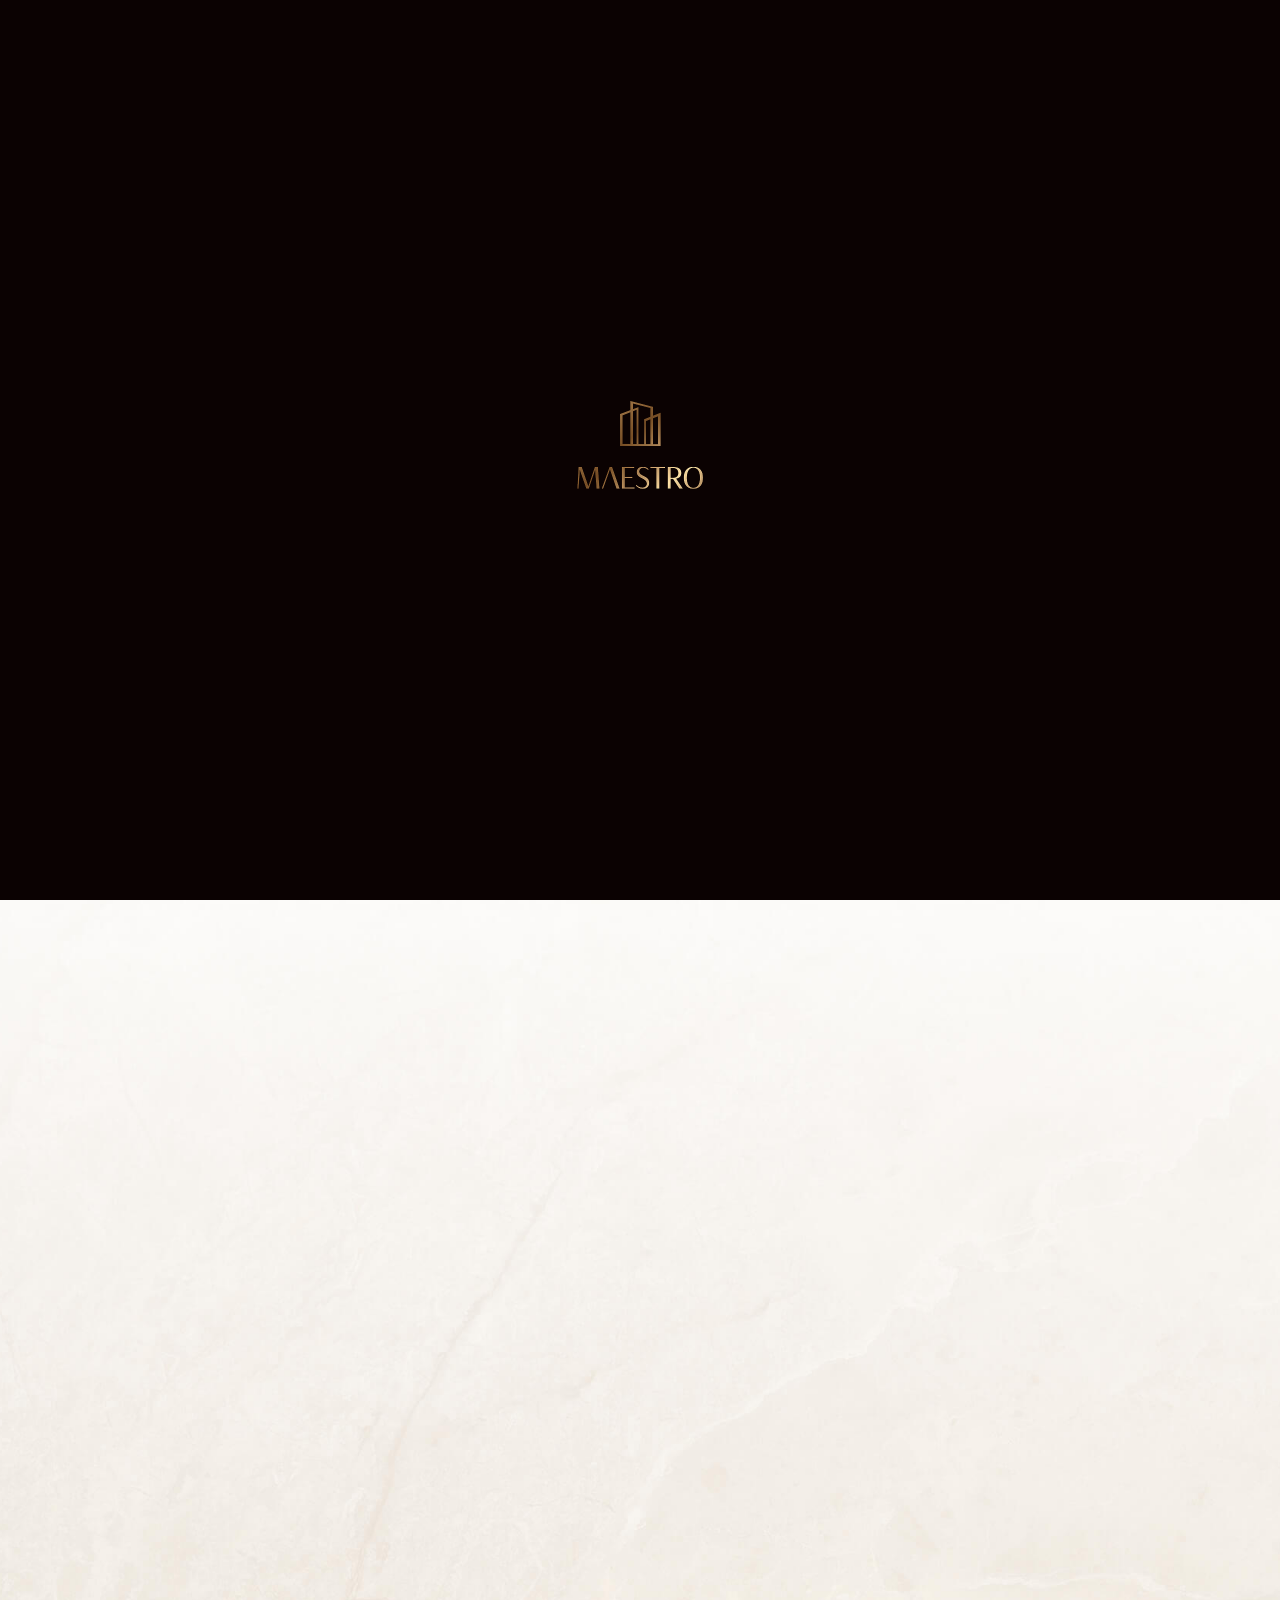
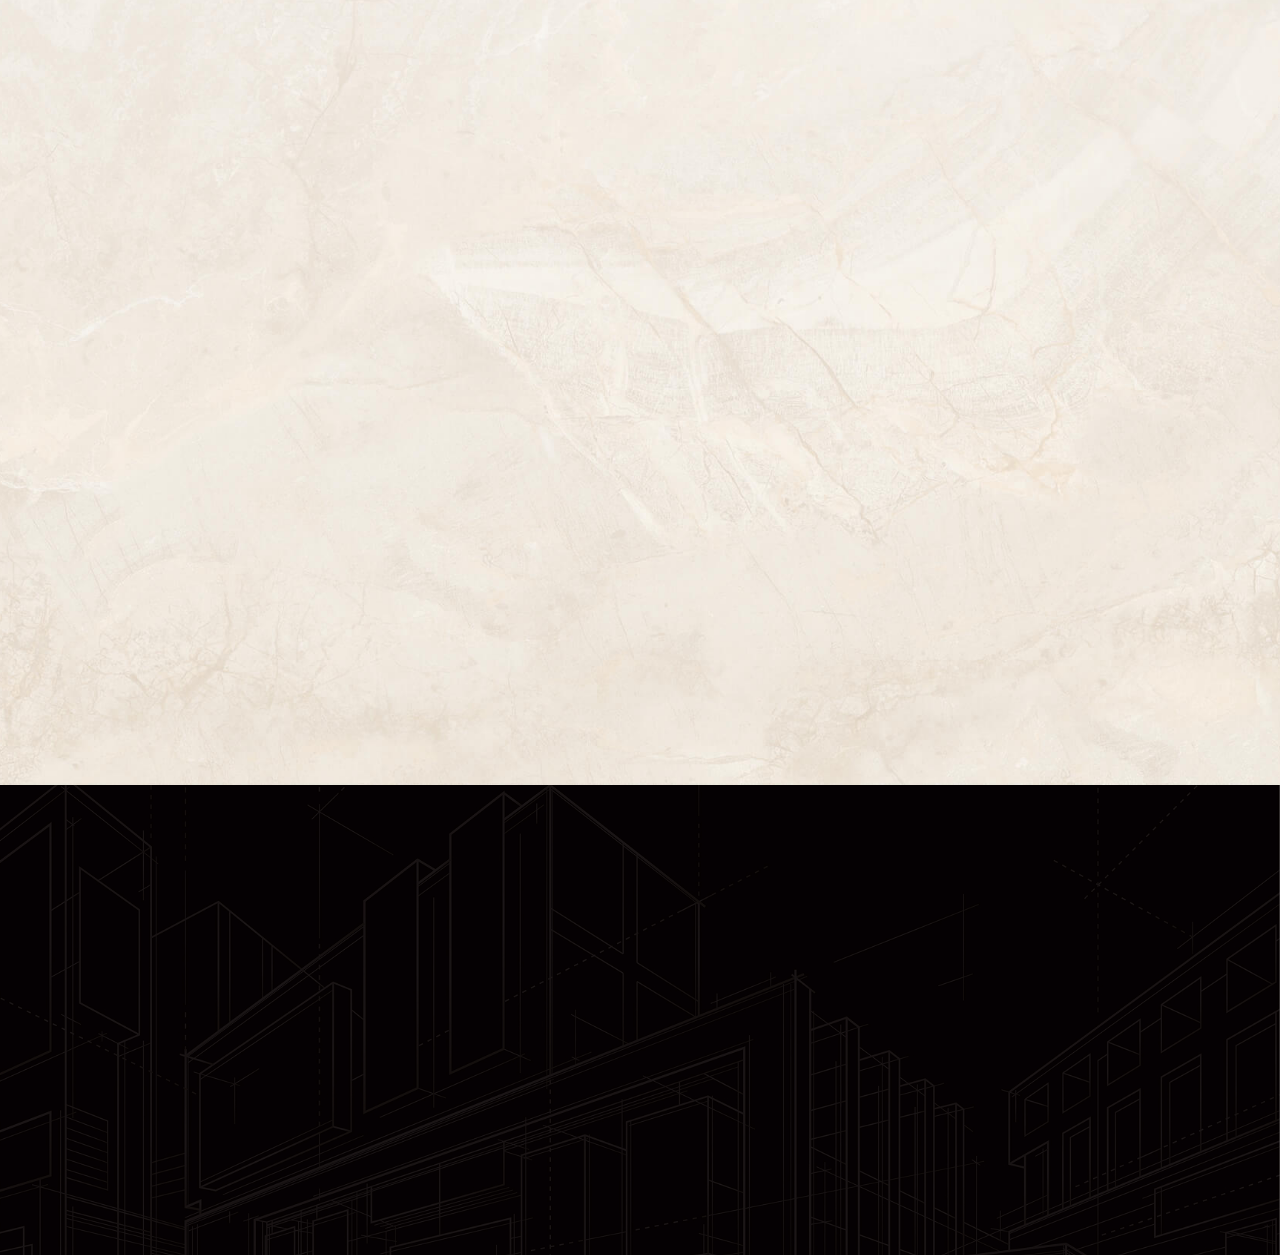
<file: news.html>
<!DOCTYPE html>
<html lang="en">

<head>
    <meta charset="UTF-8">
    <meta name="viewport"
        content="width=device-width, initial-scale=1.0 , maximum-scale=1, minimum-scale=1, user-scalable=no" />
    <title>Document</title>

    <link rel='stylesheet' href='css/swiper.min.css' type='text/css' media='all' />
    <!-- <link rel='stylesheet' href='css/main.min.css' type='text/css' media='all' /> -->
    <link rel="stylesheet" href="css/style.css" type='text/css' media='all' />
    <script src="js/jquery.js"></script>
    <script src="js/swiper.min.js"></script>
    <script src="js/swiper.bundles.js"></script>
    <script src="js/gsap.js"></script>
    <script src="js/TweenMax.min.js"></script>
    <script src="js/skrollr.js"></script>
    <script src="js/ScrollToPlugin.min.js"></script>
    <script src="js/common.js"></script>
    <script src="js/jquery.init.js"></script>
    <script src="js/script.js"></script>
</head>

<body>
    <!-- Loading Screen -->
    <div id="loading">
        <div class="loading_box">
            <img src="images/logo-single.png" alt="Logo" class="box__symbol" />
            <img src="images/logo-text-single.png" alt="Logo" class="box__yatch" />
        </div>
    </div>
    <!-- /Loading Screen -->

    <!-- Header -->
    <header class="header">
        <div class="container-fluid">
            <div class="box">
                <div class="menus">
                    <ul>
                        <li class="current_page_item"><a href="#">About Us</a></li>
                        <li><a href="#">What we do</a></li>
                        <li><a href="#">Projects</a></li>
                        <li><a href="#">Clients & Partners</a></li>
                    </ul>
                </div>
                <a href="#" class="logo">
                    <img src="images/logo.png" alt="Logo">
                </a>
                <div class="menus">
                    <ul>
                        <li><a href="#">Vendor Registration</a></li>
                        <li><a href="#">News</a></li>
                        <li><a href="#">Contact Us</a></li>
                    </ul>
                </div>
            </div>
        </div>
    </header>
    <!-- /End Header -->

    <div class="header-scroll">
        <div class="container-fluid">
            <div class="box">
                <div class="menus">
                    <ul>
                        <li><a href="#">About Us</a></li>
                        <li><a href="#">What we do</a></li>
                        <li><a href="#">Projects</a></li>
                        <li><a href="#">Clients & Partners</a></li>
                    </ul>
                </div>
                <a href="#" class="logo">
                    <img src="images/logo.png" alt="Logo">
                </a>
                <div class="menus">
                    <ul>
                        <li><a href="#">Vendor Registration</a></li>
                        <li><a href="#">News</a></li>
                        <li><a href="#">Contact Us</a></li>
                    </ul>
                </div>
            </div>
        </div>
    </div>

    <main>
        <!-- Banner -->
        <section class="banner style2" data-anim="false" style="background: linear-gradient(360deg, rgba(0, 0, 0, 0) 51.44%, rgba(0, 0, 0, 0.5) 100%), linear-gradient(270deg, rgba(0, 0, 0, 0.2) 0%, rgba(0, 0, 0, 0.3) 62.48%, rgba(0, 0, 0, 0.7) 100%), url(images/banner-news.jpg) center /cover no-repeat;">
            <div class="shadow"></div>
        </section>
        <!-- /End Banner -->

        <section class="news" data-anim="false" style="background: url(images/bg-contact.jpg) center bottom /cover;">
            <div class="container-fluid">
                <div class="box">
                    <div class="box-top">
                        <div class="box-sort">
                            <span>Sorted by:</span>
                            <div class="box-select">
                                <div class="select--current">
                                    All
                                </div>
                                <ul class="select--dropdown">
                                    <li class="active" data-value="">All</li>
                                    <li data-value="1">Ha noi</li>
                                    <li data-value="2">Ho chi minh Ho chi minh</li>
                                </ul>
                                <select name="" id="country">
                                    <option value="" selected>All</option>
                                    <option value="1">Ha Noi</option>
                                    <option value="2">Ho Chi Minh</option>
                                </select>
                            </div>
                        </div>
                        <div class="box-sort style2">
                            <span>Category:</span>
                            <div class="box-select">
                                <div class="select--current">
                                    All
                                </div>
                                <ul class="select--dropdown">
                                    <li class="active" data-value="">All</li>
                                    <li data-value="1">Ha noi</li>
                                    <li data-value="2">Ho chi minh Ho chi minh</li>
                                </ul>
                                <select name="" id="country2">
                                    <option value="" selected>All</option>
                                    <option value="1">Ha Noi</option>
                                    <option value="2">Ho Chi Minh</option>
                                </select>
                            </div>
                        </div>
                    </div>

                    <div class="box-bottom">
                        <h2 class="tk-heading center tk-ani" style="--data-delay: .0s;">News</h2>

                        <div class="box-list">
                            <div class="item" data-anim="false" style="--data-delay: 0.2s">
                                <a class="item-image">
                                    <div class="img--bg">
                                        <div class="bg--box">
                                            <div class="bg" style="background-image: url(images/news-1.jpg);">
                                                <img src="images/project-1.jpg" alt="Image">
                                            </div>
                                        </div>
                                    </div>
                                </a>
                                <div class="item-content">
                                    <div class="item-date tk-ani" style="--data-delay: 0.2s">15 Aug 2025</div>
                                    <h3 class="item-title tk-ani" style="--data-delay: 0.4s"><a>MAESTRO: Nurturing Sustainable Growth Through Our People</a></h3>
                                    <div class="item-desc tk-ani" style="--data-delay: 0.6s">
                                        At MAESTRO, our Joinery Division specializes in high-end custom furniture solutions — built to elevate spaces with precision, function, and elegance.
                                    </div>
                                </div>
                            </div>
                            <div class="item" data-anim="false" style="--data-delay: 0.2s">
                                <a class="item-image">
                                    <div class="img--bg">
                                        <div class="bg--box">
                                            <div class="bg" style="background-image: url(images/news-1.jpg);">
                                                <img src="images/project-1.jpg" alt="Image">
                                            </div>
                                        </div>
                                    </div>
                                </a>
                                <div class="item-content">
                                    <div class="item-date tk-ani" style="--data-delay: 0.2s">15 Aug 2025</div>
                                    <h3 class="item-title tk-ani" style="--data-delay: 0.4s"><a>MAESTRO: Nurturing Sustainable Growth Through Our People</a></h3>
                                    <div class="item-desc tk-ani" style="--data-delay: 0.6s">
                                        At MAESTRO, our Joinery Division specializes in high-end custom furniture solutions — built to elevate spaces with precision, function, and elegance.
                                    </div>
                                </div>
                            </div>
                            <div class="item" data-anim="false" style="--data-delay: 0.2s">
                                <a class="item-image">
                                    <div class="img--bg">
                                        <div class="bg--box">
                                            <div class="bg" style="background-image: url(images/news-1.jpg);">
                                                <img src="images/project-1.jpg" alt="Image">
                                            </div>
                                        </div>
                                    </div>
                                </a>
                                <div class="item-content">
                                    <div class="item-date tk-ani" style="--data-delay: 0.2s">15 Aug 2025</div>
                                    <h3 class="item-title tk-ani" style="--data-delay: 0.4s"><a>MAESTRO: Nurturing Sustainable Growth Through Our People</a></h3>
                                    <div class="item-desc tk-ani" style="--data-delay: 0.6s">
                                        At MAESTRO, our Joinery Division specializes in high-end custom furniture solutions — built to elevate spaces with precision, function, and elegance.
                                    </div>
                                </div>
                            </div>
                            <div class="item" data-anim="false" style="--data-delay: 0.2s">
                                <a class="item-image">
                                    <div class="img--bg">
                                        <div class="bg--box">
                                            <div class="bg" style="background-image: url(images/news-1.jpg);">
                                                <img src="images/project-1.jpg" alt="Image">
                                            </div>
                                        </div>
                                    </div>
                                </a>
                                <div class="item-content">
                                    <div class="item-date tk-ani" style="--data-delay: 0.2s">15 Aug 2025</div>
                                    <h3 class="item-title tk-ani" style="--data-delay: 0.4s"><a>MAESTRO: Nurturing Sustainable Growth Through Our People</a></h3>
                                    <div class="item-desc tk-ani" style="--data-delay: 0.6s">
                                        At MAESTRO, our Joinery Division specializes in high-end custom furniture solutions — built to elevate spaces with precision, function, and elegance.
                                    </div>
                                </div>
                            </div>
                            <div class="item" data-anim="false" style="--data-delay: 0.2s">
                                <a class="item-image">
                                    <div class="img--bg">
                                        <div class="bg--box">
                                            <div class="bg" style="background-image: url(images/news-1.jpg);">
                                                <img src="images/project-1.jpg" alt="Image">
                                            </div>
                                        </div>
                                    </div>
                                </a>
                                <div class="item-content">
                                    <div class="item-date tk-ani" style="--data-delay: 0.2s">15 Aug 2025</div>
                                    <h3 class="item-title tk-ani" style="--data-delay: 0.4s"><a>MAESTRO: Nurturing Sustainable Growth Through Our People</a></h3>
                                    <div class="item-desc tk-ani" style="--data-delay: 0.6s">
                                        At MAESTRO, our Joinery Division specializes in high-end custom furniture solutions — built to elevate spaces with precision, function, and elegance.
                                    </div>
                                </div>
                            </div>
                            <div class="item" data-anim="false" style="--data-delay: 0.2s">
                                <a class="item-image">
                                    <div class="img--bg">
                                        <div class="bg--box">
                                            <div class="bg" style="background-image: url(images/news-1.jpg);">
                                                <img src="images/project-1.jpg" alt="Image">
                                            </div>
                                        </div>
                                    </div>
                                </a>
                                <div class="item-content">
                                    <div class="item-date tk-ani" style="--data-delay: 0.2s">15 Aug 2025</div>
                                    <h3 class="item-title tk-ani" style="--data-delay: 0.4s"><a>MAESTRO: Nurturing Sustainable Growth Through Our People</a></h3>
                                    <div class="item-desc tk-ani" style="--data-delay: 0.6s">
                                        At MAESTRO, our Joinery Division specializes in high-end custom furniture solutions — built to elevate spaces with precision, function, and elegance.
                                    </div>
                                </div>
                            </div>
                            <div class="item" data-anim="false" style="--data-delay: 0.2s">
                                <a class="item-image">
                                    <div class="img--bg">
                                        <div class="bg--box">
                                            <div class="bg" style="background-image: url(images/news-1.jpg);">
                                                <img src="images/project-1.jpg" alt="Image">
                                            </div>
                                        </div>
                                    </div>
                                </a>
                                <div class="item-content">
                                    <div class="item-date tk-ani" style="--data-delay: 0.2s">15 Aug 2025</div>
                                    <h3 class="item-title tk-ani" style="--data-delay: 0.4s"><a>MAESTRO: Nurturing Sustainable Growth Through Our People</a></h3>
                                    <div class="item-desc tk-ani" style="--data-delay: 0.6s">
                                        At MAESTRO, our Joinery Division specializes in high-end custom furniture solutions — built to elevate spaces with precision, function, and elegance.
                                    </div>
                                </div>
                            </div>
                            <div class="item" data-anim="false" style="--data-delay: 0.2s">
                                <a class="item-image">
                                    <div class="img--bg">
                                        <div class="bg--box">
                                            <div class="bg" style="background-image: url(images/news-1.jpg);">
                                                <img src="images/project-1.jpg" alt="Image">
                                            </div>
                                        </div>
                                    </div>
                                </a>
                                <div class="item-content">
                                    <div class="item-date tk-ani" style="--data-delay: 0.2s">15 Aug 2025</div>
                                    <h3 class="item-title tk-ani" style="--data-delay: 0.4s"><a>MAESTRO: Nurturing Sustainable Growth Through Our People</a></h3>
                                    <div class="item-desc tk-ani" style="--data-delay: 0.6s">
                                        At MAESTRO, our Joinery Division specializes in high-end custom furniture solutions — built to elevate spaces with precision, function, and elegance.
                                    </div>
                                </div>
                            </div>
                        </div>
                    </div>
                </div>
            </div>
        </section>
        <script>
            $(document).ready(function(){
                $(document).on('click', '.box-sort', function(){
                    $('.select--dropdown').removeClass('active');
                    $(this).find('ul').toggleClass('active');
                })
                $(document).on('click', '.select--dropdown li', function(e){
                    e.stopPropagation();
                    if(!$(this).hasClass('active')){
                        var currentText = $(this).text();
                        var currentValue = $(this).data().value;
                        $(this).parent().find('li').removeClass('active');
                        $(this).addClass('active');
                        $(this).closest('.box-select').find('.select--current').text(currentText);
                        $(this).parent().removeClass('active');
                        $(this).closest('.box-select').find('select').val(currentValue);
                    }
                })
            })
        </script>
    </main>

    <!-- Footer -->
    <footer data-anim="false">
        <div class="container-fluid">
            <div class="box">
                <div class="box-top tk-ani">
                    <a href="#" class="logo">
                        <img src="images/logo.png" alt="Logo">
                    </a>
                    <div class="menu">
                        <ul>
                            <li><a href="#">About Us</a></li>
                            <li><a href="#">What We Do</a></li>
                            <li><a href="#">Projects</a></li>
                            <li><a href="#">Clients & Partners</a></li>
                        </ul>
                        <ul>
                            <li><a href="#">Vendor Registration</a></li>
                            <li><a href="#">News</a></li>
                            <li><a href="#">Contact Us</a></li>
                        </ul>
                    </div>
                </div>
                <div class="box-bottom tk-ani">
                    <div class="box-left">
                        <div class="qr">
                            <img src="images/qr.png" alt="QR code">
                        </div>
                        <ul class="info">
                            <li>
                                <a href="mailTo: enquity@maestropc.com">
                                    <svg width="16" height="16" viewBox="0 0 16 16" fill="none"
                                        xmlns="http://www.w3.org/2000/svg">
                                        <g opacity="0.5">
                                            <path
                                                d="M14 5.28027L8.38217 9.21289C8.15268 9.37345 7.84733 9.37345 7.61784 9.21289L2.00001 5.28027V12C2.00001 12.3651 2.30153 12.6667 2.66667 12.6667H13.3333C13.6985 12.6667 14 12.3651 14 12V5.28027ZM2.66667 3.33333C2.40802 3.33333 2.18154 3.48476 2.07129 3.7028L8.00001 7.85286L13.9284 3.7028C13.8181 3.48483 13.5919 3.33333 13.3333 3.33333H2.66667ZM15.3333 12C15.3333 13.1015 14.4349 14 13.3333 14H2.66667C1.56515 14 0.666672 13.1015 0.666672 12V4C0.666672 2.89848 1.56515 2 2.66667 2H13.3333C14.4349 2 15.3333 2.89848 15.3333 4V12Z"
                                                fill="#EFE7DF" />
                                        </g>
                                    </svg>
                                    <span>enquity@maestropc.com</span>
                                </a>
                            </li>
                            <li>
                                <a href="tel:+84 968 998 781">
                                    <svg width="16" height="16" viewBox="0 0 16 16" fill="none"
                                        xmlns="http://www.w3.org/2000/svg">
                                        <g opacity="0.5">
                                            <path
                                                d="M4.73995 0.618696C5.22295 0.615513 5.69101 0.787381 6.05733 1.10242C6.40225 1.3991 6.63509 1.80386 6.71879 2.24923L6.73344 2.33875L6.73441 2.34493C6.81219 2.93459 6.95628 3.51357 7.1641 4.07084L7.18786 4.13823C7.30165 4.47724 7.32283 4.84102 7.24808 5.19161C7.16833 5.56558 6.98277 5.90898 6.7139 6.18087L6.23311 6.66134C7.017 7.89117 8.06061 8.93468 9.2904 9.71863L9.7712 9.23816C10.0431 8.9693 10.3865 8.78406 10.7605 8.70431C11.1344 8.62457 11.5233 8.65344 11.8812 8.78797C12.3689 8.96985 12.8729 9.10287 13.3864 9.18543L13.6071 9.21798L13.613 9.21863C14.0988 9.28716 14.5426 9.53184 14.8597 9.90613C15.1733 10.2762 15.341 10.7474 15.333 11.232L15.3334 13.2294L15.3311 13.3335C15.3194 13.5764 15.2634 13.8153 15.1657 14.0386C15.0542 14.2938 14.8905 14.5229 14.6853 14.7111C14.48 14.8994 14.2378 15.0428 13.974 15.132C13.7102 15.2212 13.4307 15.2544 13.1534 15.2294C13.1494 15.229 13.1453 15.2285 13.1413 15.2281C10.9883 14.9941 8.92014 14.2588 7.10258 13.0813C5.40919 12.0052 3.97322 10.5696 2.89717 8.87618C1.71556 7.05038 0.980028 4.97183 0.750363 2.80913C0.749997 2.80567 0.749699 2.80217 0.749387 2.79871C0.724406 2.52219 0.757122 2.24347 0.845741 1.98035C0.934359 1.71724 1.07686 1.47545 1.26404 1.27039C1.45123 1.06532 1.67932 0.901456 1.93331 0.789269C2.18723 0.677128 2.46171 0.618967 2.7393 0.618696H4.73995ZM2.7406 1.95203C2.64809 1.95212 2.55667 1.97163 2.47204 2.009C2.38739 2.04639 2.31113 2.1008 2.24874 2.16915C2.18634 2.23751 2.13895 2.31842 2.10941 2.40613C2.08021 2.49291 2.069 2.58478 2.07686 2.67599C2.27902 4.56864 2.90984 6.3896 3.92028 8.00086L4.01957 8.15646L4.02282 8.16134C4.99385 9.68939 6.28936 10.9849 7.81742 11.9559C7.81915 11.957 7.82091 11.9584 7.82263 11.9595C9.4645 13.0243 11.3331 13.6891 13.2784 13.9016C13.3692 13.9091 13.4606 13.8982 13.5469 13.869C13.6348 13.8393 13.7155 13.7915 13.7839 13.7287C13.8523 13.666 13.9069 13.5895 13.944 13.5044C13.9812 13.4194 14.0004 13.3277 14 13.2349V11.2157C14.0041 11.0523 13.9481 10.8929 13.8425 10.7681C13.7368 10.6433 13.5887 10.5618 13.4268 10.5389C12.739 10.4478 12.0635 10.2792 11.4134 10.0367L11.4121 10.036C11.2928 9.99117 11.1631 9.98144 11.0384 10.008C10.9138 10.0346 10.7993 10.0965 10.7087 10.1861L9.86462 11.0302C9.65241 11.2423 9.3247 11.2866 9.06384 11.1382C7.29049 10.1299 5.82219 8.66157 4.81384 6.88823C4.66553 6.62737 4.70975 6.29965 4.92191 6.08745L5.76599 5.24337C5.85561 5.15274 5.91746 5.03827 5.94405 4.91362C5.97062 4.78897 5.9609 4.65922 5.91605 4.53992L5.9154 4.53862C5.67279 3.88845 5.50429 3.21288 5.41312 2.52495C5.39046 2.36481 5.31049 2.21862 5.18786 2.11316C5.06521 2.00768 4.90822 1.95044 4.74646 1.95203H2.7406Z"
                                                fill="#EFE7DF" />
                                        </g>
                                    </svg>
                                    <span>+84 968 998 781</span>
                                </a>
                            </li>
                            <li>
                                <a href="">
                                    <svg width="16" height="16" viewBox="0 0 16 16" fill="none"
                                        xmlns="http://www.w3.org/2000/svg">
                                        <g opacity="0.5">
                                            <path
                                                d="M9.99999 7.33319C10.3682 7.33319 10.6667 7.63167 10.6667 7.99986V13.9999H12.6667C12.8435 13.9999 13.013 13.9296 13.138 13.8045C13.263 13.6795 13.3333 13.51 13.3333 13.3332V6.3257L7.99999 2.17759L2.66666 6.3257V13.3332C2.66666 13.51 2.73695 13.6795 2.86197 13.8045C2.987 13.9296 3.15652 13.9999 3.33333 13.9999H5.33333V7.99986C5.33333 7.63167 5.6318 7.33319 5.99999 7.33319H9.99999ZM6.66666 13.9999H9.33333V8.66652H6.66666V13.9999ZM14.6667 13.3332C14.6667 13.8636 14.4558 14.3722 14.0807 14.7473C13.7057 15.1223 13.1971 15.3332 12.6667 15.3332H3.33333C2.80289 15.3332 2.29434 15.1223 1.91927 14.7473C1.54419 14.3722 1.33333 13.8636 1.33333 13.3332V5.99986C1.33333 5.79413 1.42842 5.59979 1.59082 5.47349L7.59082 0.806823L7.63704 0.773946C7.87326 0.620465 8.18353 0.631416 8.40917 0.806823L14.4092 5.47349C14.5716 5.59979 14.6667 5.79413 14.6667 5.99986V13.3332Z"
                                                fill="#EFE7DF" />
                                        </g>
                                    </svg>
                                    <span>10 Le Loi Street, Nguyen Hue Ward, Ho Chi Minh city</span>
                                </a>
                            </li>
                        </ul>
                    </div>
                    <div class="box-right">
                        <ul class="social">
                            <li>
                                <a href="#">
                                    <svg width="24" height="24" viewBox="0 0 24 24" fill="none"
                                        xmlns="http://www.w3.org/2000/svg">
                                        <path
                                            d="M18.3952 7.02212C17.6005 7.02368 16.9543 6.3802 16.9528 5.58548C16.9512 4.79076 17.5947 4.14457 18.3898 4.14302C19.1848 4.14146 19.831 4.78531 19.8326 5.58004C19.8338 6.37476 19.1903 7.02057 18.3952 7.02212Z"
                                            fill="#EFE7DF" />
                                        <path fill-rule="evenodd" clip-rule="evenodd"
                                            d="M12.0115 18.161C8.60909 18.1676 5.8451 15.4149 5.8385 12.0117C5.83188 8.60923 8.58536 5.84481 11.9878 5.8382C15.3909 5.83159 18.1553 8.5859 18.1619 11.9879C18.1685 15.3912 15.4143 18.1544 12.0115 18.161ZM11.992 8.00035C9.78365 8.00424 7.99594 9.79858 7.99983 12.0074C8.0041 14.2166 9.79882 16.0039 12.0072 15.9996C14.2164 15.9954 16.0041 14.2014 15.9998 11.9922C15.9955 9.78302 14.2008 7.99608 11.992 8.00035Z"
                                            fill="#EFE7DF" />
                                        <path fill-rule="evenodd" clip-rule="evenodd"
                                            d="M4.1192 0.646479C4.88126 0.347876 5.75333 0.143362 7.03015 0.0830982C8.31011 0.0216726 8.71872 0.00767102 11.9769 0.00145262C15.2358 -0.00476578 15.6444 0.00766862 16.9244 0.0644334C18.2016 0.119643 19.0741 0.321049 19.8377 0.616544C20.6277 0.920974 21.298 1.33078 21.966 1.99603C22.6339 2.66205 23.0453 3.33002 23.3536 4.1189C23.6518 4.88174 23.8563 5.75306 23.917 7.03068C23.9776 8.31023 23.9924 8.71847 23.9986 11.9771C24.0048 15.2353 23.9916 15.6443 23.9356 16.925C23.88 18.2014 23.679 19.0743 23.3835 19.8375C23.0783 20.6276 22.6693 21.2979 22.004 21.9659C21.3388 22.6342 20.6701 23.0452 19.8812 23.3539C19.1184 23.6517 18.2471 23.8562 16.9702 23.9173C15.6903 23.9779 15.2817 23.9923 12.0224 23.9985C8.76459 24.0048 8.35598 23.9923 7.07605 23.9359C5.79882 23.88 4.92597 23.6789 4.16275 23.3838C3.37271 23.0782 2.70242 22.6696 2.03446 22.004C1.36611 21.3383 0.954386 20.67 0.646458 19.8811C0.347858 19.1186 0.144107 18.2469 0.0830727 16.9705C0.0220359 15.6901 0.00765506 15.2811 0.00143906 12.0229C-0.00480094 8.76435 0.00803667 8.35611 0.0640167 7.07616C0.1204 5.79855 0.320637 4.92606 0.61613 4.16206C0.921328 3.37239 1.33035 2.70248 1.99637 2.03413C2.6616 1.36616 3.33033 0.954017 4.1192 0.646479ZM4.94154 21.3679C5.36494 21.5308 6.00023 21.7252 7.17014 21.7761C8.43607 21.8309 8.81514 21.843 12.0185 21.8368C15.223 21.8309 15.6021 21.8173 16.8676 21.7579C18.0363 21.7022 18.6716 21.5055 19.0939 21.3407C19.6541 21.1218 20.0531 20.8601 20.4722 20.4406C20.8913 20.0195 21.1506 19.6194 21.3676 19.0591C21.5309 18.6354 21.7249 17.9996 21.7758 16.8297C21.8314 15.5646 21.8431 15.1851 21.8368 11.9809C21.831 8.77757 21.8174 8.3981 21.7572 7.13254C21.7019 5.96339 21.5056 5.32808 21.3404 4.90623C21.1215 4.34519 20.8606 3.94705 20.4399 3.52753C20.0192 3.10801 19.6191 2.84945 19.0581 2.6325C18.6355 2.46881 17.9994 2.27518 16.8303 2.22426C15.5643 2.16865 15.1849 2.15737 11.9808 2.1636C8.77743 2.16982 8.39836 2.18264 7.13281 2.24253C5.9633 2.29812 5.32877 2.49447 4.90575 2.65972C4.34587 2.87861 3.94696 3.13872 3.52746 3.5598C3.10871 3.98087 2.84938 4.38018 2.63244 4.94161C2.46993 5.36464 2.27434 6.00072 2.2242 7.16987C2.16898 8.43581 2.15733 8.81529 2.16355 12.0187C2.16939 15.2228 2.18298 15.6023 2.24248 16.8671C2.29729 18.037 2.49518 18.6715 2.65966 19.0949C2.87855 19.6544 3.13944 20.0533 3.55973 20.4729C3.98081 20.8908 4.38088 21.1509 4.94154 21.3679Z"
                                            fill="#EFE7DF" />
                                    </svg>
                                </a>
                            </li>
                            <li>
                                <a href="#">
                                    <svg width="24" height="24" viewBox="0 0 24 24" fill="none"
                                        xmlns="http://www.w3.org/2000/svg">
                                        <g clip-path="url(#clip0_582_4362)">
                                            <path
                                                d="M12 0C18.6274 0 24 5.37259 24 12C24 18.1352 19.3955 23.1944 13.4538 23.9121V15.667L16.7001 15.667L17.3734 12H13.4538V10.7031C13.4538 9.73417 13.6439 9.06339 14.0799 8.63483C14.5159 8.20627 15.1979 8.01993 16.1817 8.01993C16.4307 8.01993 16.6599 8.02241 16.8633 8.02736C17.1591 8.03456 17.4002 8.047 17.568 8.06467V4.74048C17.501 4.72184 17.4218 4.70321 17.3331 4.68486C17.1321 4.6433 16.8822 4.60324 16.6136 4.56806C16.0523 4.49453 15.4093 4.4423 14.9594 4.4423C13.1424 4.4423 11.7692 4.83102 10.8107 5.63619C9.65388 6.60791 9.10108 8.18622 9.10108 10.4199V12H6.62659V15.667H9.10108V23.6466C3.87432 22.3498 0 17.6277 0 12C0 5.37259 5.37259 0 12 0Z"
                                                fill="#EFE7DF" />
                                        </g>
                                        <defs>
                                            <clipPath id="clip0_582_4362">
                                                <rect width="24" height="24" fill="white" />
                                            </clipPath>
                                        </defs>
                                    </svg>
                                </a>
                            </li>
                            <li>
                                <a href="#">
                                    <svg width="24" height="24" viewBox="0 0 24 24" fill="none"
                                        xmlns="http://www.w3.org/2000/svg">
                                        <g clip-path="url(#clip0_582_4365)">
                                            <path fill-rule="evenodd" clip-rule="evenodd"
                                                d="M22.7465 4.83407C23.1189 5.20883 23.3863 5.67482 23.522 6.18541C24.0238 8.06995 24.0238 12 24.0238 12C24.0238 12 24.0238 15.93 23.522 17.8145C23.3863 18.3251 23.1189 18.7911 22.7465 19.1658C22.3741 19.5406 21.9099 19.811 21.4002 19.95C19.5238 20.4545 12.0238 20.4545 12.0238 20.4545C12.0238 20.4545 4.5238 20.4545 2.64744 19.95C2.13773 19.811 1.67346 19.5406 1.30109 19.1658C0.92872 18.7911 0.661309 18.3251 0.525622 17.8145C0.0238038 15.93 0.0238037 12 0.0238037 12C0.0238037 12 0.0238038 8.06995 0.525622 6.18541C0.661309 5.67482 0.92872 5.20883 1.30109 4.83407C1.67346 4.4593 2.13773 4.18891 2.64744 4.04996C4.5238 3.54541 12.0238 3.54541 12.0238 3.54541C12.0238 3.54541 19.5238 3.54541 21.4002 4.04996C21.9099 4.18891 22.3741 4.4593 22.7465 4.83407ZM15.842 12L9.56927 8.43135V15.5686L15.842 12Z"
                                                fill="#EFE7DF" />
                                        </g>
                                        <defs>
                                            <clipPath id="clip0_582_4365">
                                                <rect width="24" height="24" fill="white" />
                                            </clipPath>
                                        </defs>
                                    </svg>
                                </a>
                            </li>
                            <li>
                                <a href="#">
                                    <svg width="24" height="24" viewBox="0 0 24 24" fill="none"
                                        xmlns="http://www.w3.org/2000/svg">
                                        <path
                                            d="M18.3263 1.90381H21.6998L14.3297 10.3273L23 21.7898H16.2112L10.894 14.8378L4.80995 21.7898H1.43443L9.31743 12.7799L1 1.90381H7.96111L12.7674 8.25814L18.3263 1.90381ZM17.1423 19.7706H19.0116L6.94539 3.81694H4.93946L17.1423 19.7706Z"
                                            fill="#EFE7DF" />
                                    </svg>
                                </a>
                            </li>
                            <li>
                                <a href="#">
                                    <svg width="24" height="24" viewBox="0 0 24 24" fill="none"
                                        xmlns="http://www.w3.org/2000/svg">
                                        <g clip-path="url(#clip0_582_4366)">
                                            <path fill-rule="evenodd" clip-rule="evenodd"
                                                d="M21.9921 22.816C22.7601 22.224 23.2961 21.392 23.5281 20.8C23.9921 19.608 24.0001 18.256 24.0001 17.4V6.6C24.0001 5.752 24.0001 4.392 23.5281 3.2C23.2961 2.608 22.7521 1.768 21.9921 1.184C21.5521 0.84 21.0241 0.52 20.3041 0.304C19.5281 0.08 18.5841 0 17.4001 0H6.60012C5.41612 0 4.47212 0.08 3.69612 0.304C2.97612 0.52 2.44812 0.848 2.00812 1.184C1.24012 1.776 0.704122 2.608 0.472122 3.2C0.00812206 4.392 0.00012207 5.744 0.00012207 6.6V17.4C0.00012207 18.256 0.00812206 19.608 0.472122 20.8C0.704122 21.392 1.24812 22.232 2.00812 22.816C2.44812 23.16 2.97612 23.48 3.69612 23.696C4.47212 23.92 5.41612 24 6.60012 24H17.4001C18.5841 24 19.5361 23.928 20.3041 23.696C21.0241 23.48 21.5521 23.152 21.9921 22.816ZM3.5601 10.992C3.6241 6.4 7.3841 2.672 11.9761 2.656C16.6401 2.648 20.4401 6.44 20.4561 11.096C20.4561 14.776 18.0961 17.912 14.8081 19.064C14.7281 19.096 14.6401 19.032 14.6561 18.944L14.7761 18.08C14.7841 17.976 14.8481 17.888 14.9441 17.848C17.5441 16.704 19.3681 14.112 19.3681 11.096C19.3681 7.016 16.0321 3.704 11.9441 3.736C7.9521 3.768 4.6881 7.024 4.6481 11.024C4.6161 14.072 6.4481 16.704 9.0721 17.848C9.1601 17.896 9.2241 17.976 9.2401 18.08C9.26143 18.272 9.28989 18.4641 9.31833 18.656C9.33255 18.752 9.34678 18.848 9.3601 18.944C9.3681 19.024 9.2881 19.096 9.2081 19.064C5.8881 17.896 3.5121 14.712 3.5601 10.992ZM13.9681 10.408C13.9681 11.496 13.0881 12.376 12.0001 12.376C10.9121 12.376 10.0321 11.496 10.0321 10.408C10.0321 9.32 10.9121 8.44 12.0001 8.44C13.0881 8.44 13.9681 9.328 13.9681 10.408ZM13.7361 13.8C13.9281 13.992 14.0241 14.2 14.0561 14.488C14.1201 15.048 14.0881 15.528 14.0161 16.304C13.9521 17.04 13.8321 18.016 13.6801 19.016C13.5681 19.728 13.4801 20.112 13.4001 20.384C13.2721 20.824 12.7761 21.216 12.0001 21.216C11.2241 21.216 10.7361 20.832 10.6001 20.384C10.5201 20.112 10.4321 19.728 10.3201 19.016C10.1681 18.024 10.0481 17.04 9.9841 16.304L9.98339 16.2954C9.91981 15.5244 9.88034 15.0459 9.9441 14.488C9.9761 14.2 10.0801 14 10.2641 13.8C10.6241 13.416 11.2561 13.176 12.0001 13.176C12.7441 13.176 13.3761 13.424 13.7361 13.8ZM11.7841 5.456C8.79211 5.568 6.39211 8.04 6.35211 11.032C6.32811 13 7.31211 14.744 8.82411 15.776C8.89611 15.824 9.00011 15.768 9.00011 15.68C8.97611 15.336 8.97611 15.032 8.99211 14.712C9.00011 14.608 8.96011 14.512 8.88011 14.44C7.96011 13.576 7.40011 12.344 7.43211 10.984C7.49611 8.584 9.42411 6.632 11.8241 6.536C14.4321 6.432 16.5761 8.528 16.5761 11.104C16.5761 12.416 16.0161 13.6 15.1281 14.44C15.0561 14.512 15.0161 14.608 15.0161 14.712C15.0321 15.024 15.0241 15.328 15.0081 15.672C15.0001 15.76 15.1041 15.824 15.1841 15.768C16.6721 14.752 17.6561 13.032 17.6561 11.096C17.6641 7.912 15.0001 5.328 11.7841 5.456Z"
                                                fill="#EFE7DF" />
                                        </g>
                                        <defs>
                                            <clipPath id="clip0_582_4366">
                                                <rect width="24" height="24" fill="white" />
                                            </clipPath>
                                        </defs>
                                    </svg>

                                </a>
                            </li>
                            <li>
                                <a href="#">
                                    <svg width="24" height="24" viewBox="0 0 24 24" fill="none"
                                        xmlns="http://www.w3.org/2000/svg">
                                        <path
                                            d="M11.9633 0C5.35629 0 0 5.35614 0 11.9631C0 18.5704 5.35629 23.9261 11.9633 23.9261C18.571 23.9261 23.9267 18.5704 23.9267 11.9631C23.9267 5.35657 18.571 0.000571425 11.9631 0.000571425L11.9633 0ZM17.4496 17.2543C17.2353 17.6057 16.7753 17.7171 16.4239 17.5014C13.615 15.7857 10.079 15.3971 5.91471 16.3486C5.51343 16.44 5.11343 16.1886 5.022 15.7871C4.93014 15.3857 5.18057 14.9857 5.58286 14.8943C10.14 13.8527 14.049 14.3014 17.2024 16.2286C17.5539 16.4443 17.6653 16.9029 17.4496 17.2543ZM18.9139 13.9964C18.6439 14.4357 18.0696 14.5743 17.631 14.3043C14.4153 12.3273 9.51343 11.7549 5.70986 12.9094C5.21657 13.0584 4.69557 12.7804 4.54586 12.288C4.39729 11.7947 4.67543 11.2747 5.16786 11.1247C9.51257 9.80643 14.9139 10.445 18.6067 12.7143C19.0453 12.9843 19.1839 13.5584 18.9139 13.9964ZM19.0396 10.6044C15.1839 8.31429 8.82243 8.10371 5.14114 9.221C4.55 9.40029 3.92486 9.06657 3.74571 8.47543C3.56657 7.884 3.9 7.25929 4.49157 7.07957C8.71743 5.79671 15.7424 6.04457 20.1816 8.67986C20.7144 8.99543 20.8887 9.68214 20.573 10.2131C20.2587 10.7449 19.5701 10.9201 19.0401 10.6044H19.0396Z"
                                            fill="#EFE7DF" />
                                    </svg>
                                </a>
                            </li>
                        </ul>
                        <div class="other">
                            <ul class="menus">
                                <li><a href="#">Privacy Statement</a></li>
                                <li><a href="#">Term of Use</a></li>
                            </ul>
                            <div class="copyright">© Copyright 2025 Maestro. All Rights Reserved.</div>
                        </div>
                    </div>
                </div>
            </div>
        </div>
        <div class="bg">
            <img src="images/bg-footer.jpg" alt="background">
        </div>
    </footer>
    <!-- /End Footer -->

    <input type="checkbox" id="menu-trigger" class="hidden">
    <div id="header-responsive">
        <div class="res_bg">
            <span class="menu-layer--left"></span>
            <span class="menu-layer--right"></span>
        </div>
        <div class="res_head conn_grid">
            <label for="menu-trigger" class="hambuger menu-mobile--btn">
                <span class="hambuger-box conn_pcenter">
                    <span class="hambuger-inner"></span>
                </span>
            </label>
            <div class="logo">
                <a href="/" title="" class="conn_center">
                    <img src="images/logo.png" alt="Logo">
                </a>
            </div>
        </div>
    </div>
    <!-- sidebar -->
    <div class="sidebar">
        <div class="sidebar-inner conn_grid">
            <div class="sidebar_list">
                <ul>
                    <li><a href="#">About Us</a></li>
                    <li><a href="#">Services</a></li>
                    <li><a href="#">Projects</a></li>
                    <li><a href="#">Products</a></li>
                    <li><a href="#">Clients & Partners</a></li>
                    <li><a href="#">Vendor Registration</a></li>
                    <li><a href="#">Contact Us</a></li>
                </ul>
            </div>
        </div>
    </div>
    <!-- end sidebar -->
    <label for="menu-trigger" class="sidebar-overlay"></label>
</body>

</html>
</file>
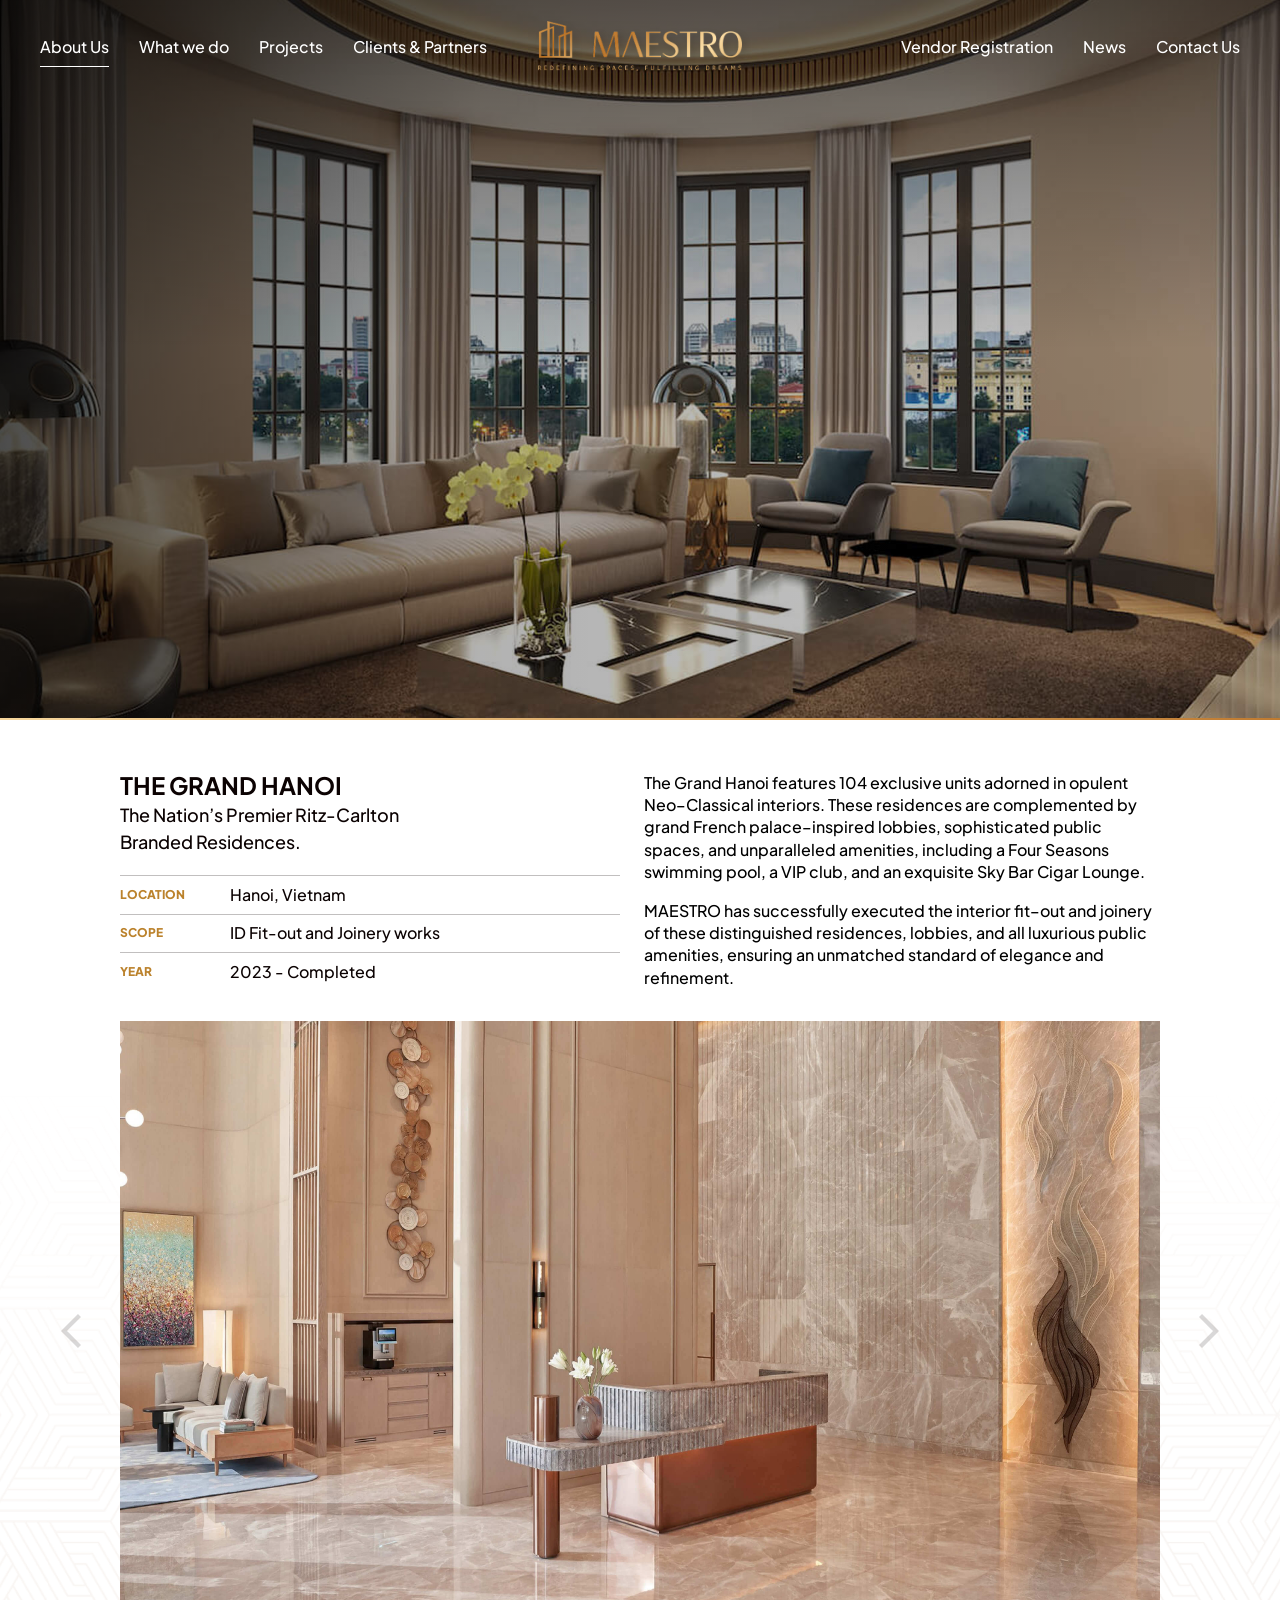
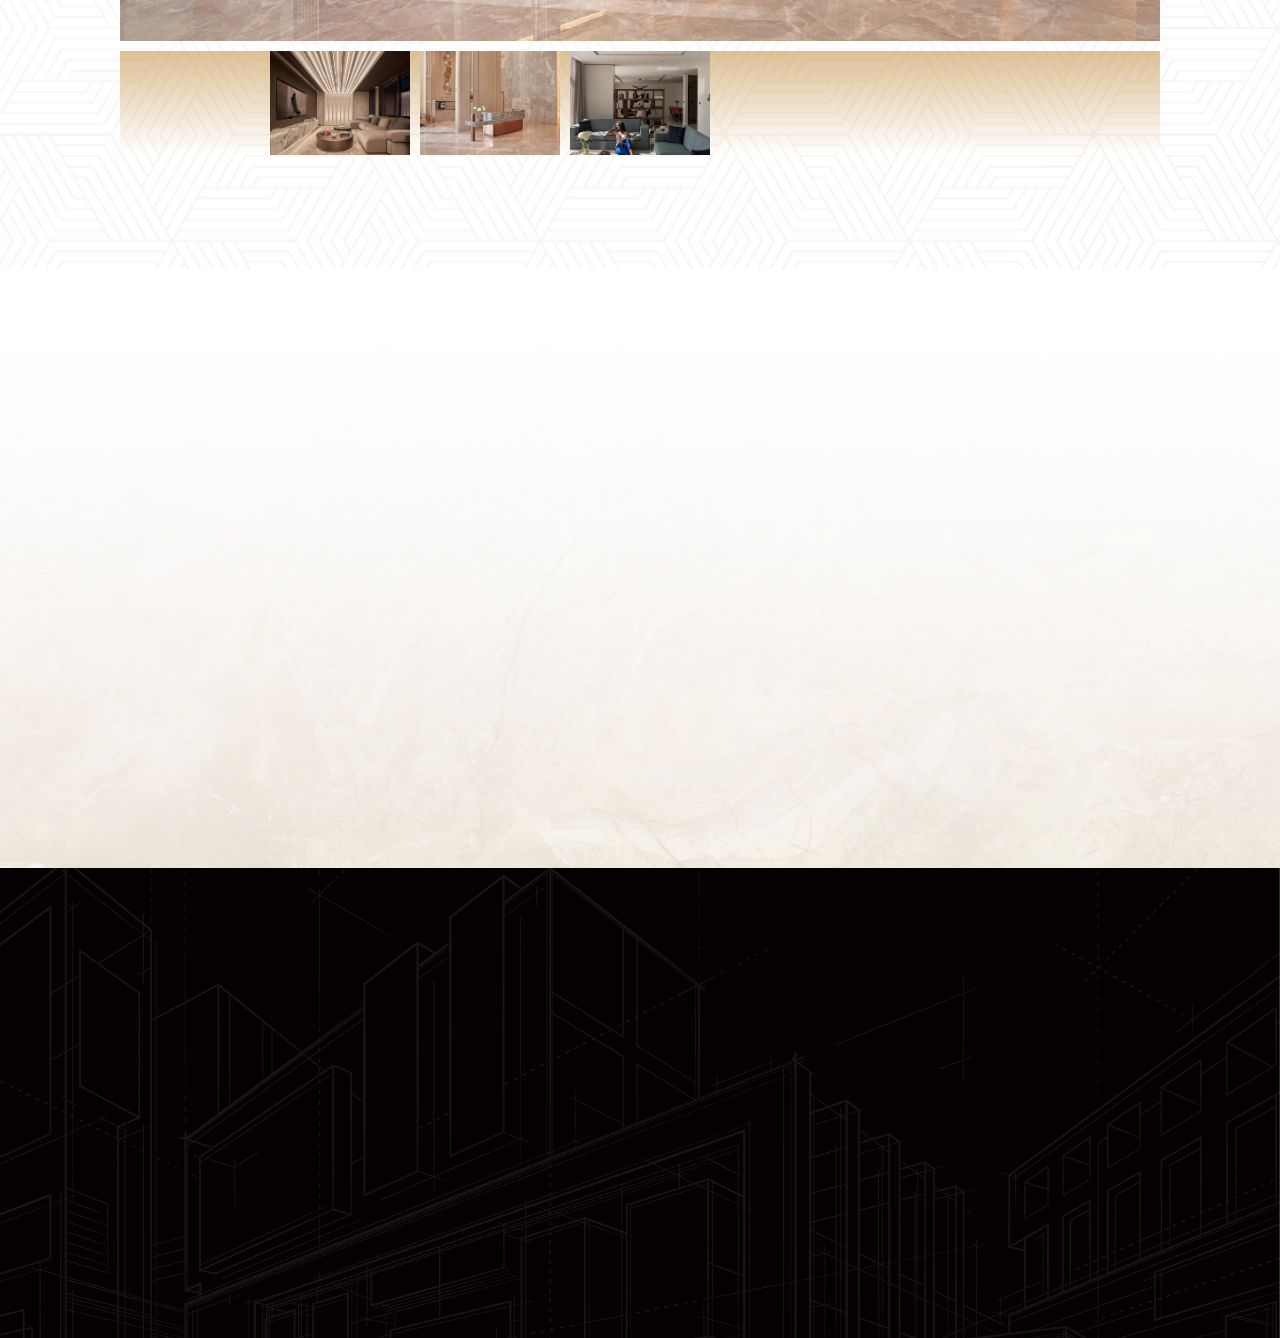
<file: project-detail.html>
<!DOCTYPE html>
<html lang="en">

<head>
    <meta charset="UTF-8">
    <meta name="viewport"
        content="width=device-width, initial-scale=1.0 , maximum-scale=1, minimum-scale=1, user-scalable=no" />
    <title>Document</title>

    <link rel='stylesheet' href='css/swiper.min.css' type='text/css' media='all' />
    <!-- <link rel='stylesheet' href='css/main.min.css' type='text/css' media='all' /> -->
    <link rel="stylesheet" href="https://maestroepc.tviacollab.com/wp-includes/css/dist/block-library/style.min.css?ver=6.9">
    <link rel="stylesheet" href="css/style.css" type='text/css' media='all' />
    <script src="js/jquery.js"></script>
    <script src="js/swiper.min.js"></script>
    <script src="js/swiper.bundles.js"></script>
    <script src="js/gsap.js"></script>
    <script src="js/TweenMax.min.js"></script>
    <script src="js/skrollr.js"></script>
    <script src="js/ScrollToPlugin.min.js"></script>
    <script src="js/common.js"></script>
    <script src="js/jquery.init.js"></script>
    <script src="js/script.js"></script>
</head>

<body>
    <!-- Loading Screen -->
    <div id="loading">
        <div class="loading_box">
            <img src="images/logo-single.png" alt="Logo" class="box__symbol" />
            <img src="images/logo-text-single.png" alt="Logo" class="box__yatch" />
        </div>
    </div>
    <!-- /Loading Screen -->

    <!-- Header -->
    <header class="header">
        <div class="container-fluid">
            <div class="box">
                <div class="menus">
                    <ul>
                        <li class="current_page_item"><a href="#">About Us</a></li>
                        <li><a href="#">What we do</a></li>
                        <li><a href="#">Projects</a></li>
                        <li><a href="#">Clients & Partners</a></li>
                    </ul>
                </div>
                <a href="#" class="logo">
                    <img src="images/logo.png" alt="Logo">
                </a>
                <div class="menus">
                    <ul>
                        <li><a href="#">Vendor Registration</a></li>
                        <li><a href="#">News</a></li>
                        <li><a href="#">Contact Us</a></li>
                    </ul>
                </div>
            </div>
        </div>
    </header>
    <!-- /End Header -->

    <div class="header-scroll">
        <div class="container-fluid">
            <div class="box">
                <div class="menus">
                    <ul>
                        <li><a href="#">About Us</a></li>
                        <li><a href="#">What we do</a></li>
                        <li><a href="#">Projects</a></li>
                        <li><a href="#">Clients & Partners</a></li>
                    </ul>
                </div>
                <a href="#" class="logo">
                    <img src="images/logo.png" alt="Logo">
                </a>
                <div class="menus">
                    <ul>
                        <li><a href="#">Vendor Registration</a></li>
                        <li><a href="#">News</a></li>
                        <li><a href="#">Contact Us</a></li>
                    </ul>
                </div>
            </div>
        </div>
    </div>

    <main>
        <!-- Banner -->
        <section class="banner style2" data-anim="false" style="background: linear-gradient(360deg, rgba(0, 0, 0, 0) 51.44%, rgba(0, 0, 0, 0.5) 100%), linear-gradient(270deg, rgba(0, 0, 0, 0.2) 0%, rgba(0, 0, 0, 0.3) 62.48%, rgba(0, 0, 0, 0.7) 100%), url(images/project-detail.jpg) center /cover no-repeat;">
            <div class="shadow"></div>
        </section>
        <!-- /End Banner -->

        <!-- Section Project Detail -->
        <section class="dproject" data-anim="false">
            <div class="container-fluid">
                <div class="box">
                    <div class="box-content">
                        <div class="box-left">
                            <h2 class="box-title">THE GRAND HANOI</h2>
                            <div class="box-text">The Nation’s Premier Ritz-Carlton<br> Branded Residences. </div>
                            <ul class="box-info">
                                <li>
                                    <strong>Location</strong>
                                    <span>Hanoi, Vietnam</span>
                                </li>
                                <li>
                                    <strong>SCOPE</strong>
                                    <span>ID Fit-out and Joinery works </span>
                                </li>
                                <li>
                                    <strong>Year</strong>
                                    <span>2023 - Completed</span>
                                </li>
                            </ul>
                        </div>
                        <div class="box-right">
                            <p>The Grand Hanoi features 104 exclusive units adorned in opulent Neo–Classical interiors. These residences are complemented by grand French palace–inspired lobbies, sophisticated public spaces, and unparalleled amenities, including a Four Seasons swimming pool, a VIP club, and an exquisite Sky Bar Cigar Lounge.</p>
                            <p>MAESTRO has successfully executed the interior fit–out and joinery of these distinguished residences, lobbies, and all luxurious public amenities, ensuring an unmatched standard of elegance and refinement. </p>
                        </div>
                    </div>
                    <div class="box-slider">
                        <div class="slider-main">
                            <div class="swiper mySwiper2">
                                <div class="swiper-wrapper">
                                    <div class="swiper-slide">
                                        <img src="images/banner-1.jpg" />
                                    </div>
                                    <div class="swiper-slide">
                                        <img src="images/banner-2.jpg" />
                                    </div>
                                    <div class="swiper-slide">
                                        <img src="images/banner-3.jpg" />
                                    </div>
                                </div>
                            </div>
                            
                            <div class="swiper-button-next">
                                <svg width="20" height="34" viewBox="0 0 20 34" fill="none" xmlns="http://www.w3.org/2000/svg">
                                    <path d="M11.8833 19.125L14.0584 17L11.8833 14.875L0 2.975L3.02387 0L20 17L3.02387 34L0 31.025L11.8833 19.125Z" fill="#0B0202"/>
                                </svg>
                            </div>
                            <div class="swiper-button-prev">
                                <svg width="20" height="34" viewBox="0 0 20 34" fill="none" xmlns="http://www.w3.org/2000/svg">
                                    <path d="M8.11671 14.8541L5.94164 16.9761L8.11671 19.0982L20 30.9814L16.9761 33.9523L-2.3306e-06 16.9761L16.9761 1.49944e-05L20 2.97084L8.11671 14.8541Z" fill="#0B0202"/>
                                </svg>
                            </div>
                        </div>
                        <div class="slider-gallery">
                            <div thumbsSlider="" class="swiper mySwiper">
                                <div class="swiper-wrapper">
                                    <div class="swiper-slide">

                                        <img src="images/banner-1.jpg" />
                                    </div>
                                    <div class="swiper-slide">
                                        <img src="images/banner-2.jpg" />
                                    </div>
                                    <div class="swiper-slide">
                                        <img src="images/banner-3.jpg" />
                                    </div>
                                </div>
                            </div>
                        </div>
                    </div>
                </div>
            </div>
        </section>
        <script>
            var swiper = new Swiper(".mySwiper", {
                loop: false,
                spaceBetween: 10,
                slidesPerView: 7,
                freeMode: true,
                watchSlidesProgress: true,
                centeredSlides: true,
                initialSlide: 1,
                breakpoints: {
                    0: {
                        slidesPerView: 3,
                        spaceBetween: 5,
                        loop: true
                    },
                    767: {
                        slidesPerView: 5,
                        spaceBetween: 10,
                    },
                    1200: {
                        slidesPerView: 7,
                        spaceBetween: 10,
                    },
                },
            });
            var swiper2 = new Swiper(".mySwiper2", {
                loop: false,
                spaceBetween: 10,
                initialSlide: 1,
                navigation: {
                    nextEl: ".slider-main .swiper-button-next",
                    prevEl: ".slider-main .swiper-button-prev",
                },
                fadeEffect: {
                    crossFade: true
                },
                thumbs: {
                    swiper: swiper,
                },
            });
        </script>
        <!-- /End Section Project Detail -->
        
        <!-- Slider News -->
        <section class="hnews" style="background: linear-gradient(0deg, rgba(244, 238, 232, 0) 0%, #FFFFFF 100%), url(images/bg-contact.jpg) center top /cover no-repeat;">
            <div class="container-fluid" data-anim="false">
                <div class="box">
                    <h2 class="box-heading tk-heading center tk-ani">Related News</h2>
                    <div class="box-slider tk-ani">
                        <div class="swiper">
                            <!-- Additional required wrapper -->
                            <div class="swiper-wrapper">
                                <!-- Slides -->
                                <div class="swiper-slide tk-ani" data-anim="false" style="--data-delay: 0.2s">
                                    <a class="slider-image">
                                        <div class="img--bg">
                                            <div class="bg--box">
                                                <div class="bg" style="background-image: url(images/news-1.jpg);">
                                                    <img src="images/project-1.jpg" alt="Image">
                                                </div>
                                            </div>
                                        </div>
                                    </a>
                                    <div class="slide-content">
                                        <div class="slide-date tk-ani" style="--data-delay: 0.2s">15 Aug 2025</div>
                                        <h3 class="slide-title tk-ani" style="--data-delay: 0.4s"><a>MAESTRO: Nurturing Sustainable Growth Through Our People</a></h3>
                                    </div>
                                </div>
                                <div class="swiper-slide tk-ani" data-anim="false" style="--data-delay: 0.5s">
                                    <a class="slider-image">
                                        <div class="img--bg">
                                            <div class="bg--box">
                                                <div class="bg" style="background-image: url(images/news-2.jpg);">
                                                    <img src="images/project-1.jpg" alt="Image">
                                                </div>
                                            </div>
                                        </div>
                                    </a>
                                    <div class="slide-content">
                                        <div class="slide-date tk-ani" style="--data-delay: 0.5s">15 Aug 2025</div>
                                        <h3 class="slide-title tk-ani" style="--data-delay: 0.7s"><a>Congratulations to The Rivus – the first ELIE SAAB branded villa in Asia</a></h3>
                                    </div>
                                </div>
                                <div class="swiper-slide tk-ani" data-anim="false" style="--data-delay: 0.8s">
                                    <a class="slider-image">
                                        <div class="img--bg">
                                            <div class="bg--box">
                                                <div class="bg" style="background-image: url(images/news-3.jpg);">
                                                    <img src="images/project-1.jpg" alt="Image">
                                                </div>
                                            </div>
                                        </div>
                                    </a>
                                    <div class="slide-content">
                                        <div class="slide-date tk-ani" style="--data-delay: 0.8s">15 Aug 2025</div>
                                        <h3 class="slide-title tk-ani" style="--data-delay: 1s"><a>Maestro with Worldvills: Creating international living standards in the heart of luxury real estate</a></h3>
                                    </div>
                                </div>
                                <!-- Slides -->
                            </div>
                        </div>
                        
                        <div class="swiper-button-area">
                            <div class="swiper-button-prev">
                                <svg width="20" height="34" viewBox="0 0 20 34" fill="none" xmlns="http://www.w3.org/2000/svg">
                                    <path d="M8.11671 14.854L5.94164 16.976L8.11671 19.098L20 30.9813L16.9761 33.9521L-2.3306e-06 16.976L16.9761 -0.000107076L20 2.97072L8.11671 14.854Z" fill="#0B0202"/>
                                </svg>
                            </div>
                            <!-- If we need pagination -->
                            <div class="swiper-button-next">
                                <svg width="20" height="34" viewBox="0 0 20 34" fill="none" xmlns="http://www.w3.org/2000/svg">
                                    <path d="M11.8833 19.125L14.0584 17L11.8833 14.875L0 2.975L3.02387 0L20 17L3.02387 34L0 31.025L11.8833 19.125Z" fill="#0B0202"/>
                                </svg>
                            </div>
                        </div>
                    </div>
                </div>
            </div>
        </section>
        <!-- /Slider News -->
    </main>

    <!-- Footer -->
    <footer data-anim="false">
        <div class="container-fluid">
            <div class="box">
                <div class="box-top tk-ani">
                    <a href="#" class="logo">
                        <img src="images/logo.png" alt="Logo">
                    </a>
                    <div class="menu">
                        <ul>
                            <li><a href="#">About Us</a></li>
                            <li><a href="#">What We Do</a></li>
                            <li><a href="#">Projects</a></li>
                            <li><a href="#">Clients & Partners</a></li>
                        </ul>
                        <ul>
                            <li><a href="#">Vendor Registration</a></li>
                            <li><a href="#">News</a></li>
                            <li><a href="#">Contact Us</a></li>
                        </ul>
                    </div>
                </div>
                <div class="box-bottom tk-ani">
                    <div class="box-left">
                        <div class="qr">
                            <img src="images/qr.png" alt="QR code">
                        </div>
                        <ul class="info">
                            <li>
                                <a href="mailTo: enquity@maestropc.com">
                                    <svg width="16" height="16" viewBox="0 0 16 16" fill="none"
                                        xmlns="http://www.w3.org/2000/svg">
                                        <g opacity="0.5">
                                            <path
                                                d="M14 5.28027L8.38217 9.21289C8.15268 9.37345 7.84733 9.37345 7.61784 9.21289L2.00001 5.28027V12C2.00001 12.3651 2.30153 12.6667 2.66667 12.6667H13.3333C13.6985 12.6667 14 12.3651 14 12V5.28027ZM2.66667 3.33333C2.40802 3.33333 2.18154 3.48476 2.07129 3.7028L8.00001 7.85286L13.9284 3.7028C13.8181 3.48483 13.5919 3.33333 13.3333 3.33333H2.66667ZM15.3333 12C15.3333 13.1015 14.4349 14 13.3333 14H2.66667C1.56515 14 0.666672 13.1015 0.666672 12V4C0.666672 2.89848 1.56515 2 2.66667 2H13.3333C14.4349 2 15.3333 2.89848 15.3333 4V12Z"
                                                fill="#EFE7DF" />
                                        </g>
                                    </svg>
                                    <span>enquity@maestropc.com</span>
                                </a>
                            </li>
                            <li>
                                <a href="tel:+84 968 998 781">
                                    <svg width="16" height="16" viewBox="0 0 16 16" fill="none"
                                        xmlns="http://www.w3.org/2000/svg">
                                        <g opacity="0.5">
                                            <path
                                                d="M4.73995 0.618696C5.22295 0.615513 5.69101 0.787381 6.05733 1.10242C6.40225 1.3991 6.63509 1.80386 6.71879 2.24923L6.73344 2.33875L6.73441 2.34493C6.81219 2.93459 6.95628 3.51357 7.1641 4.07084L7.18786 4.13823C7.30165 4.47724 7.32283 4.84102 7.24808 5.19161C7.16833 5.56558 6.98277 5.90898 6.7139 6.18087L6.23311 6.66134C7.017 7.89117 8.06061 8.93468 9.2904 9.71863L9.7712 9.23816C10.0431 8.9693 10.3865 8.78406 10.7605 8.70431C11.1344 8.62457 11.5233 8.65344 11.8812 8.78797C12.3689 8.96985 12.8729 9.10287 13.3864 9.18543L13.6071 9.21798L13.613 9.21863C14.0988 9.28716 14.5426 9.53184 14.8597 9.90613C15.1733 10.2762 15.341 10.7474 15.333 11.232L15.3334 13.2294L15.3311 13.3335C15.3194 13.5764 15.2634 13.8153 15.1657 14.0386C15.0542 14.2938 14.8905 14.5229 14.6853 14.7111C14.48 14.8994 14.2378 15.0428 13.974 15.132C13.7102 15.2212 13.4307 15.2544 13.1534 15.2294C13.1494 15.229 13.1453 15.2285 13.1413 15.2281C10.9883 14.9941 8.92014 14.2588 7.10258 13.0813C5.40919 12.0052 3.97322 10.5696 2.89717 8.87618C1.71556 7.05038 0.980028 4.97183 0.750363 2.80913C0.749997 2.80567 0.749699 2.80217 0.749387 2.79871C0.724406 2.52219 0.757122 2.24347 0.845741 1.98035C0.934359 1.71724 1.07686 1.47545 1.26404 1.27039C1.45123 1.06532 1.67932 0.901456 1.93331 0.789269C2.18723 0.677128 2.46171 0.618967 2.7393 0.618696H4.73995ZM2.7406 1.95203C2.64809 1.95212 2.55667 1.97163 2.47204 2.009C2.38739 2.04639 2.31113 2.1008 2.24874 2.16915C2.18634 2.23751 2.13895 2.31842 2.10941 2.40613C2.08021 2.49291 2.069 2.58478 2.07686 2.67599C2.27902 4.56864 2.90984 6.3896 3.92028 8.00086L4.01957 8.15646L4.02282 8.16134C4.99385 9.68939 6.28936 10.9849 7.81742 11.9559C7.81915 11.957 7.82091 11.9584 7.82263 11.9595C9.4645 13.0243 11.3331 13.6891 13.2784 13.9016C13.3692 13.9091 13.4606 13.8982 13.5469 13.869C13.6348 13.8393 13.7155 13.7915 13.7839 13.7287C13.8523 13.666 13.9069 13.5895 13.944 13.5044C13.9812 13.4194 14.0004 13.3277 14 13.2349V11.2157C14.0041 11.0523 13.9481 10.8929 13.8425 10.7681C13.7368 10.6433 13.5887 10.5618 13.4268 10.5389C12.739 10.4478 12.0635 10.2792 11.4134 10.0367L11.4121 10.036C11.2928 9.99117 11.1631 9.98144 11.0384 10.008C10.9138 10.0346 10.7993 10.0965 10.7087 10.1861L9.86462 11.0302C9.65241 11.2423 9.3247 11.2866 9.06384 11.1382C7.29049 10.1299 5.82219 8.66157 4.81384 6.88823C4.66553 6.62737 4.70975 6.29965 4.92191 6.08745L5.76599 5.24337C5.85561 5.15274 5.91746 5.03827 5.94405 4.91362C5.97062 4.78897 5.9609 4.65922 5.91605 4.53992L5.9154 4.53862C5.67279 3.88845 5.50429 3.21288 5.41312 2.52495C5.39046 2.36481 5.31049 2.21862 5.18786 2.11316C5.06521 2.00768 4.90822 1.95044 4.74646 1.95203H2.7406Z"
                                                fill="#EFE7DF" />
                                        </g>
                                    </svg>
                                    <span>+84 968 998 781</span>
                                </a>
                            </li>
                            <li>
                                <a href="">
                                    <svg width="16" height="16" viewBox="0 0 16 16" fill="none"
                                        xmlns="http://www.w3.org/2000/svg">
                                        <g opacity="0.5">
                                            <path
                                                d="M9.99999 7.33319C10.3682 7.33319 10.6667 7.63167 10.6667 7.99986V13.9999H12.6667C12.8435 13.9999 13.013 13.9296 13.138 13.8045C13.263 13.6795 13.3333 13.51 13.3333 13.3332V6.3257L7.99999 2.17759L2.66666 6.3257V13.3332C2.66666 13.51 2.73695 13.6795 2.86197 13.8045C2.987 13.9296 3.15652 13.9999 3.33333 13.9999H5.33333V7.99986C5.33333 7.63167 5.6318 7.33319 5.99999 7.33319H9.99999ZM6.66666 13.9999H9.33333V8.66652H6.66666V13.9999ZM14.6667 13.3332C14.6667 13.8636 14.4558 14.3722 14.0807 14.7473C13.7057 15.1223 13.1971 15.3332 12.6667 15.3332H3.33333C2.80289 15.3332 2.29434 15.1223 1.91927 14.7473C1.54419 14.3722 1.33333 13.8636 1.33333 13.3332V5.99986C1.33333 5.79413 1.42842 5.59979 1.59082 5.47349L7.59082 0.806823L7.63704 0.773946C7.87326 0.620465 8.18353 0.631416 8.40917 0.806823L14.4092 5.47349C14.5716 5.59979 14.6667 5.79413 14.6667 5.99986V13.3332Z"
                                                fill="#EFE7DF" />
                                        </g>
                                    </svg>
                                    <span>10 Le Loi Street, Nguyen Hue Ward, Ho Chi Minh city</span>
                                </a>
                            </li>
                        </ul>
                    </div>
                    <div class="box-right">
                        <ul class="social">
                            <li>
                                <a href="#">
                                    <svg width="24" height="24" viewBox="0 0 24 24" fill="none"
                                        xmlns="http://www.w3.org/2000/svg">
                                        <path
                                            d="M18.3952 7.02212C17.6005 7.02368 16.9543 6.3802 16.9528 5.58548C16.9512 4.79076 17.5947 4.14457 18.3898 4.14302C19.1848 4.14146 19.831 4.78531 19.8326 5.58004C19.8338 6.37476 19.1903 7.02057 18.3952 7.02212Z"
                                            fill="#EFE7DF" />
                                        <path fill-rule="evenodd" clip-rule="evenodd"
                                            d="M12.0115 18.161C8.60909 18.1676 5.8451 15.4149 5.8385 12.0117C5.83188 8.60923 8.58536 5.84481 11.9878 5.8382C15.3909 5.83159 18.1553 8.5859 18.1619 11.9879C18.1685 15.3912 15.4143 18.1544 12.0115 18.161ZM11.992 8.00035C9.78365 8.00424 7.99594 9.79858 7.99983 12.0074C8.0041 14.2166 9.79882 16.0039 12.0072 15.9996C14.2164 15.9954 16.0041 14.2014 15.9998 11.9922C15.9955 9.78302 14.2008 7.99608 11.992 8.00035Z"
                                            fill="#EFE7DF" />
                                        <path fill-rule="evenodd" clip-rule="evenodd"
                                            d="M4.1192 0.646479C4.88126 0.347876 5.75333 0.143362 7.03015 0.0830982C8.31011 0.0216726 8.71872 0.00767102 11.9769 0.00145262C15.2358 -0.00476578 15.6444 0.00766862 16.9244 0.0644334C18.2016 0.119643 19.0741 0.321049 19.8377 0.616544C20.6277 0.920974 21.298 1.33078 21.966 1.99603C22.6339 2.66205 23.0453 3.33002 23.3536 4.1189C23.6518 4.88174 23.8563 5.75306 23.917 7.03068C23.9776 8.31023 23.9924 8.71847 23.9986 11.9771C24.0048 15.2353 23.9916 15.6443 23.9356 16.925C23.88 18.2014 23.679 19.0743 23.3835 19.8375C23.0783 20.6276 22.6693 21.2979 22.004 21.9659C21.3388 22.6342 20.6701 23.0452 19.8812 23.3539C19.1184 23.6517 18.2471 23.8562 16.9702 23.9173C15.6903 23.9779 15.2817 23.9923 12.0224 23.9985C8.76459 24.0048 8.35598 23.9923 7.07605 23.9359C5.79882 23.88 4.92597 23.6789 4.16275 23.3838C3.37271 23.0782 2.70242 22.6696 2.03446 22.004C1.36611 21.3383 0.954386 20.67 0.646458 19.8811C0.347858 19.1186 0.144107 18.2469 0.0830727 16.9705C0.0220359 15.6901 0.00765506 15.2811 0.00143906 12.0229C-0.00480094 8.76435 0.00803667 8.35611 0.0640167 7.07616C0.1204 5.79855 0.320637 4.92606 0.61613 4.16206C0.921328 3.37239 1.33035 2.70248 1.99637 2.03413C2.6616 1.36616 3.33033 0.954017 4.1192 0.646479ZM4.94154 21.3679C5.36494 21.5308 6.00023 21.7252 7.17014 21.7761C8.43607 21.8309 8.81514 21.843 12.0185 21.8368C15.223 21.8309 15.6021 21.8173 16.8676 21.7579C18.0363 21.7022 18.6716 21.5055 19.0939 21.3407C19.6541 21.1218 20.0531 20.8601 20.4722 20.4406C20.8913 20.0195 21.1506 19.6194 21.3676 19.0591C21.5309 18.6354 21.7249 17.9996 21.7758 16.8297C21.8314 15.5646 21.8431 15.1851 21.8368 11.9809C21.831 8.77757 21.8174 8.3981 21.7572 7.13254C21.7019 5.96339 21.5056 5.32808 21.3404 4.90623C21.1215 4.34519 20.8606 3.94705 20.4399 3.52753C20.0192 3.10801 19.6191 2.84945 19.0581 2.6325C18.6355 2.46881 17.9994 2.27518 16.8303 2.22426C15.5643 2.16865 15.1849 2.15737 11.9808 2.1636C8.77743 2.16982 8.39836 2.18264 7.13281 2.24253C5.9633 2.29812 5.32877 2.49447 4.90575 2.65972C4.34587 2.87861 3.94696 3.13872 3.52746 3.5598C3.10871 3.98087 2.84938 4.38018 2.63244 4.94161C2.46993 5.36464 2.27434 6.00072 2.2242 7.16987C2.16898 8.43581 2.15733 8.81529 2.16355 12.0187C2.16939 15.2228 2.18298 15.6023 2.24248 16.8671C2.29729 18.037 2.49518 18.6715 2.65966 19.0949C2.87855 19.6544 3.13944 20.0533 3.55973 20.4729C3.98081 20.8908 4.38088 21.1509 4.94154 21.3679Z"
                                            fill="#EFE7DF" />
                                    </svg>
                                </a>
                            </li>
                            <li>
                                <a href="#">
                                    <svg width="24" height="24" viewBox="0 0 24 24" fill="none"
                                        xmlns="http://www.w3.org/2000/svg">
                                        <g clip-path="url(#clip0_582_4362)">
                                            <path
                                                d="M12 0C18.6274 0 24 5.37259 24 12C24 18.1352 19.3955 23.1944 13.4538 23.9121V15.667L16.7001 15.667L17.3734 12H13.4538V10.7031C13.4538 9.73417 13.6439 9.06339 14.0799 8.63483C14.5159 8.20627 15.1979 8.01993 16.1817 8.01993C16.4307 8.01993 16.6599 8.02241 16.8633 8.02736C17.1591 8.03456 17.4002 8.047 17.568 8.06467V4.74048C17.501 4.72184 17.4218 4.70321 17.3331 4.68486C17.1321 4.6433 16.8822 4.60324 16.6136 4.56806C16.0523 4.49453 15.4093 4.4423 14.9594 4.4423C13.1424 4.4423 11.7692 4.83102 10.8107 5.63619C9.65388 6.60791 9.10108 8.18622 9.10108 10.4199V12H6.62659V15.667H9.10108V23.6466C3.87432 22.3498 0 17.6277 0 12C0 5.37259 5.37259 0 12 0Z"
                                                fill="#EFE7DF" />
                                        </g>
                                        <defs>
                                            <clipPath id="clip0_582_4362">
                                                <rect width="24" height="24" fill="white" />
                                            </clipPath>
                                        </defs>
                                    </svg>
                                </a>
                            </li>
                            <li>
                                <a href="#">
                                    <svg width="24" height="24" viewBox="0 0 24 24" fill="none"
                                        xmlns="http://www.w3.org/2000/svg">
                                        <g clip-path="url(#clip0_582_4365)">
                                            <path fill-rule="evenodd" clip-rule="evenodd"
                                                d="M22.7465 4.83407C23.1189 5.20883 23.3863 5.67482 23.522 6.18541C24.0238 8.06995 24.0238 12 24.0238 12C24.0238 12 24.0238 15.93 23.522 17.8145C23.3863 18.3251 23.1189 18.7911 22.7465 19.1658C22.3741 19.5406 21.9099 19.811 21.4002 19.95C19.5238 20.4545 12.0238 20.4545 12.0238 20.4545C12.0238 20.4545 4.5238 20.4545 2.64744 19.95C2.13773 19.811 1.67346 19.5406 1.30109 19.1658C0.92872 18.7911 0.661309 18.3251 0.525622 17.8145C0.0238038 15.93 0.0238037 12 0.0238037 12C0.0238037 12 0.0238038 8.06995 0.525622 6.18541C0.661309 5.67482 0.92872 5.20883 1.30109 4.83407C1.67346 4.4593 2.13773 4.18891 2.64744 4.04996C4.5238 3.54541 12.0238 3.54541 12.0238 3.54541C12.0238 3.54541 19.5238 3.54541 21.4002 4.04996C21.9099 4.18891 22.3741 4.4593 22.7465 4.83407ZM15.842 12L9.56927 8.43135V15.5686L15.842 12Z"
                                                fill="#EFE7DF" />
                                        </g>
                                        <defs>
                                            <clipPath id="clip0_582_4365">
                                                <rect width="24" height="24" fill="white" />
                                            </clipPath>
                                        </defs>
                                    </svg>
                                </a>
                            </li>
                            <li>
                                <a href="#">
                                    <svg width="24" height="24" viewBox="0 0 24 24" fill="none"
                                        xmlns="http://www.w3.org/2000/svg">
                                        <path
                                            d="M18.3263 1.90381H21.6998L14.3297 10.3273L23 21.7898H16.2112L10.894 14.8378L4.80995 21.7898H1.43443L9.31743 12.7799L1 1.90381H7.96111L12.7674 8.25814L18.3263 1.90381ZM17.1423 19.7706H19.0116L6.94539 3.81694H4.93946L17.1423 19.7706Z"
                                            fill="#EFE7DF" />
                                    </svg>
                                </a>
                            </li>
                            <li>
                                <a href="#">
                                    <svg width="24" height="24" viewBox="0 0 24 24" fill="none"
                                        xmlns="http://www.w3.org/2000/svg">
                                        <g clip-path="url(#clip0_582_4366)">
                                            <path fill-rule="evenodd" clip-rule="evenodd"
                                                d="M21.9921 22.816C22.7601 22.224 23.2961 21.392 23.5281 20.8C23.9921 19.608 24.0001 18.256 24.0001 17.4V6.6C24.0001 5.752 24.0001 4.392 23.5281 3.2C23.2961 2.608 22.7521 1.768 21.9921 1.184C21.5521 0.84 21.0241 0.52 20.3041 0.304C19.5281 0.08 18.5841 0 17.4001 0H6.60012C5.41612 0 4.47212 0.08 3.69612 0.304C2.97612 0.52 2.44812 0.848 2.00812 1.184C1.24012 1.776 0.704122 2.608 0.472122 3.2C0.00812206 4.392 0.00012207 5.744 0.00012207 6.6V17.4C0.00012207 18.256 0.00812206 19.608 0.472122 20.8C0.704122 21.392 1.24812 22.232 2.00812 22.816C2.44812 23.16 2.97612 23.48 3.69612 23.696C4.47212 23.92 5.41612 24 6.60012 24H17.4001C18.5841 24 19.5361 23.928 20.3041 23.696C21.0241 23.48 21.5521 23.152 21.9921 22.816ZM3.5601 10.992C3.6241 6.4 7.3841 2.672 11.9761 2.656C16.6401 2.648 20.4401 6.44 20.4561 11.096C20.4561 14.776 18.0961 17.912 14.8081 19.064C14.7281 19.096 14.6401 19.032 14.6561 18.944L14.7761 18.08C14.7841 17.976 14.8481 17.888 14.9441 17.848C17.5441 16.704 19.3681 14.112 19.3681 11.096C19.3681 7.016 16.0321 3.704 11.9441 3.736C7.9521 3.768 4.6881 7.024 4.6481 11.024C4.6161 14.072 6.4481 16.704 9.0721 17.848C9.1601 17.896 9.2241 17.976 9.2401 18.08C9.26143 18.272 9.28989 18.4641 9.31833 18.656C9.33255 18.752 9.34678 18.848 9.3601 18.944C9.3681 19.024 9.2881 19.096 9.2081 19.064C5.8881 17.896 3.5121 14.712 3.5601 10.992ZM13.9681 10.408C13.9681 11.496 13.0881 12.376 12.0001 12.376C10.9121 12.376 10.0321 11.496 10.0321 10.408C10.0321 9.32 10.9121 8.44 12.0001 8.44C13.0881 8.44 13.9681 9.328 13.9681 10.408ZM13.7361 13.8C13.9281 13.992 14.0241 14.2 14.0561 14.488C14.1201 15.048 14.0881 15.528 14.0161 16.304C13.9521 17.04 13.8321 18.016 13.6801 19.016C13.5681 19.728 13.4801 20.112 13.4001 20.384C13.2721 20.824 12.7761 21.216 12.0001 21.216C11.2241 21.216 10.7361 20.832 10.6001 20.384C10.5201 20.112 10.4321 19.728 10.3201 19.016C10.1681 18.024 10.0481 17.04 9.9841 16.304L9.98339 16.2954C9.91981 15.5244 9.88034 15.0459 9.9441 14.488C9.9761 14.2 10.0801 14 10.2641 13.8C10.6241 13.416 11.2561 13.176 12.0001 13.176C12.7441 13.176 13.3761 13.424 13.7361 13.8ZM11.7841 5.456C8.79211 5.568 6.39211 8.04 6.35211 11.032C6.32811 13 7.31211 14.744 8.82411 15.776C8.89611 15.824 9.00011 15.768 9.00011 15.68C8.97611 15.336 8.97611 15.032 8.99211 14.712C9.00011 14.608 8.96011 14.512 8.88011 14.44C7.96011 13.576 7.40011 12.344 7.43211 10.984C7.49611 8.584 9.42411 6.632 11.8241 6.536C14.4321 6.432 16.5761 8.528 16.5761 11.104C16.5761 12.416 16.0161 13.6 15.1281 14.44C15.0561 14.512 15.0161 14.608 15.0161 14.712C15.0321 15.024 15.0241 15.328 15.0081 15.672C15.0001 15.76 15.1041 15.824 15.1841 15.768C16.6721 14.752 17.6561 13.032 17.6561 11.096C17.6641 7.912 15.0001 5.328 11.7841 5.456Z"
                                                fill="#EFE7DF" />
                                        </g>
                                        <defs>
                                            <clipPath id="clip0_582_4366">
                                                <rect width="24" height="24" fill="white" />
                                            </clipPath>
                                        </defs>
                                    </svg>

                                </a>
                            </li>
                            <li>
                                <a href="#">
                                    <svg width="24" height="24" viewBox="0 0 24 24" fill="none"
                                        xmlns="http://www.w3.org/2000/svg">
                                        <path
                                            d="M11.9633 0C5.35629 0 0 5.35614 0 11.9631C0 18.5704 5.35629 23.9261 11.9633 23.9261C18.571 23.9261 23.9267 18.5704 23.9267 11.9631C23.9267 5.35657 18.571 0.000571425 11.9631 0.000571425L11.9633 0ZM17.4496 17.2543C17.2353 17.6057 16.7753 17.7171 16.4239 17.5014C13.615 15.7857 10.079 15.3971 5.91471 16.3486C5.51343 16.44 5.11343 16.1886 5.022 15.7871C4.93014 15.3857 5.18057 14.9857 5.58286 14.8943C10.14 13.8527 14.049 14.3014 17.2024 16.2286C17.5539 16.4443 17.6653 16.9029 17.4496 17.2543ZM18.9139 13.9964C18.6439 14.4357 18.0696 14.5743 17.631 14.3043C14.4153 12.3273 9.51343 11.7549 5.70986 12.9094C5.21657 13.0584 4.69557 12.7804 4.54586 12.288C4.39729 11.7947 4.67543 11.2747 5.16786 11.1247C9.51257 9.80643 14.9139 10.445 18.6067 12.7143C19.0453 12.9843 19.1839 13.5584 18.9139 13.9964ZM19.0396 10.6044C15.1839 8.31429 8.82243 8.10371 5.14114 9.221C4.55 9.40029 3.92486 9.06657 3.74571 8.47543C3.56657 7.884 3.9 7.25929 4.49157 7.07957C8.71743 5.79671 15.7424 6.04457 20.1816 8.67986C20.7144 8.99543 20.8887 9.68214 20.573 10.2131C20.2587 10.7449 19.5701 10.9201 19.0401 10.6044H19.0396Z"
                                            fill="#EFE7DF" />
                                    </svg>
                                </a>
                            </li>
                        </ul>
                        <div class="other">
                            <ul class="menus">
                                <li><a href="#">Privacy Statement</a></li>
                                <li><a href="#">Term of Use</a></li>
                            </ul>
                            <div class="copyright">© Copyright 2025 Maestro. All Rights Reserved.</div>
                        </div>
                    </div>
                </div>
            </div>
        </div>
        <div class="bg">
            <img src="images/bg-footer.jpg" alt="background">
        </div>
    </footer>
    <!-- /End Footer -->

    <input type="checkbox" id="menu-trigger" class="hidden">
    <div id="header-responsive">
        <div class="res_bg">
            <span class="menu-layer--left"></span>
            <span class="menu-layer--right"></span>
        </div>
        <div class="res_head conn_grid">
            <label for="menu-trigger" class="hambuger menu-mobile--btn">
                <span class="hambuger-box conn_pcenter">
                    <span class="hambuger-inner"></span>
                </span>
            </label>
            <div class="logo">
                <a href="/" title="" class="conn_center">
                    <img src="images/logo.png" alt="Logo">
                </a>
            </div>
        </div>
    </div>
    <!-- sidebar -->
    <div class="sidebar">
        <div class="sidebar-inner conn_grid">
            <div class="sidebar_list">
                <ul>
                    <li><a href="#">About Us</a></li>
                    <li><a href="#">Services</a></li>
                    <li><a href="#">Projects</a></li>
                    <li><a href="#">Products</a></li>
                    <li><a href="#">Clients & Partners</a></li>
                    <li><a href="#">Vendor Registration</a></li>
                    <li><a href="#">Contact Us</a></li>
                </ul>
            </div>
        </div>
    </div>
    <!-- end sidebar -->
    <label for="menu-trigger" class="sidebar-overlay"></label>
</body>

</html>
</file>
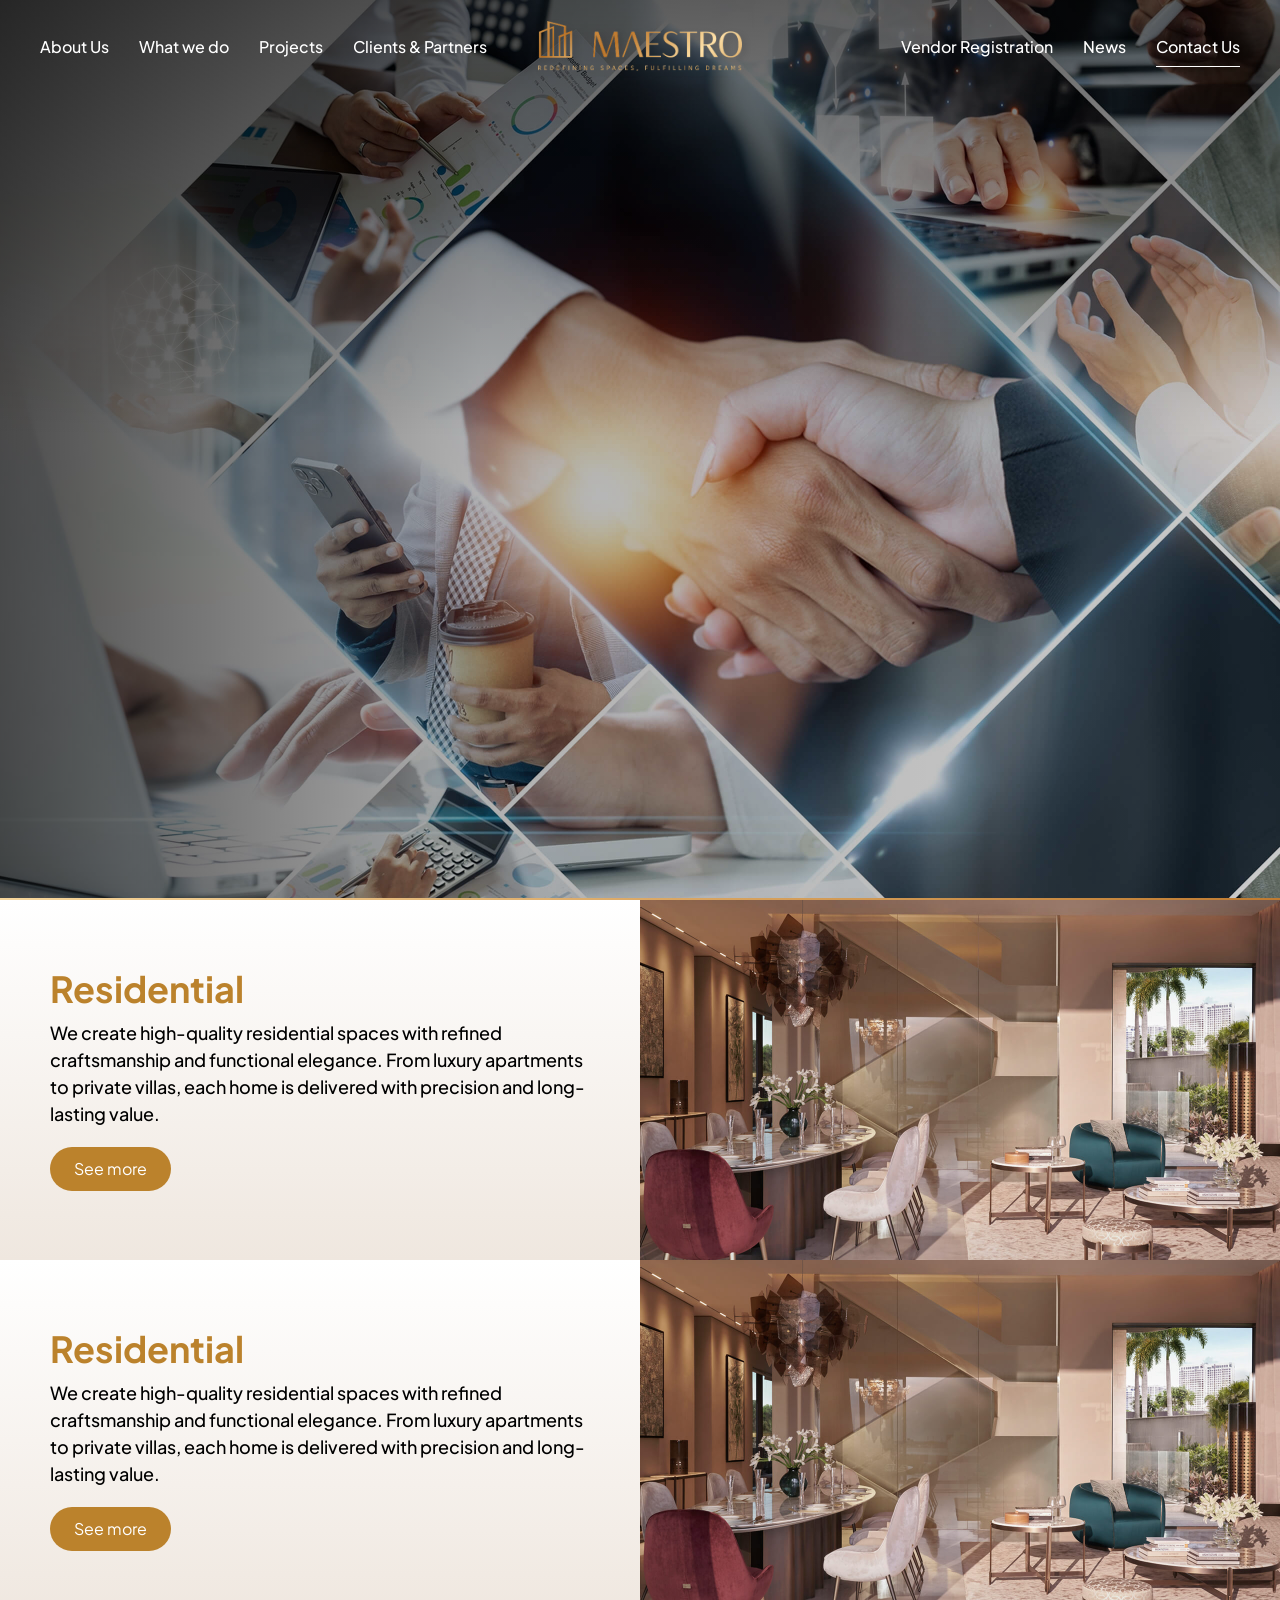
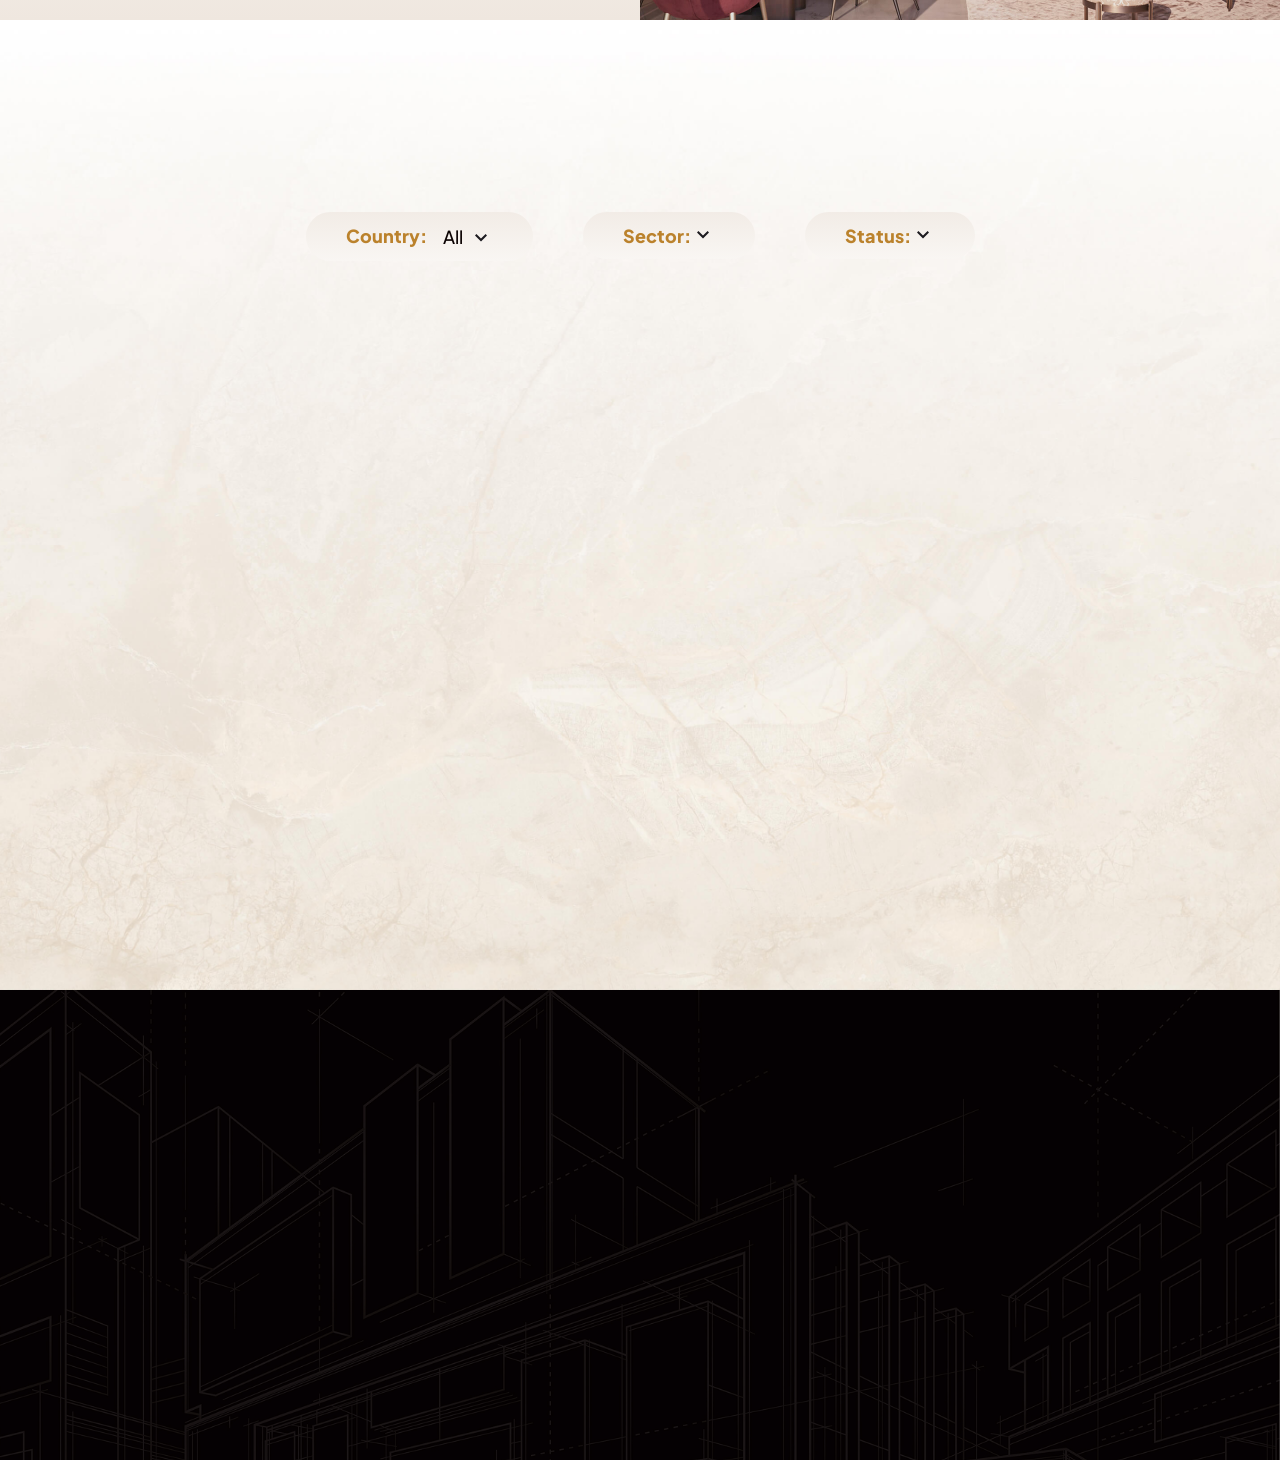
<file: projects.html>
<!DOCTYPE html>
<html lang="en">

<head>
    <meta charset="UTF-8">
    <meta name="viewport"
        content="width=device-width, initial-scale=1.0 , maximum-scale=1, minimum-scale=1, user-scalable=no" />
    <title>Contact</title>

    <link rel='stylesheet' href='css/swiper.min.css' type='text/css' media='all' />
    <!-- <link rel='stylesheet' href='css/main.min.css' type='text/css' media='all' /> -->
    <link rel="stylesheet" href="css/style.css" type='text/css' media='all' />
    <script src="js/jquery.js"></script>
    <script src="js/swiper.min.js"></script>
    <script src="js/swiper.bundles.js"></script>
    <script src="js/gsap.js"></script>
    <script src="js/TweenMax.min.js"></script>
    <script src="js/skrollr.js"></script>
    <script src="js/ScrollToPlugin.min.js"></script>
    <script src="js/common.js"></script>
    <script src="js/jquery.init.js"></script>
    <script src="js/script.js"></script>
</head>

<body>
    <!-- Loading Screen -->
    <div id="loading">
        <div class="loading_box">
            <img src="images/logo-single.png" alt="Logo" class="box__symbol" />
            <img src="images/logo-text-single.png" alt="Logo" class="box__yatch" />
        </div>
    </div>
    <!-- /Loading Screen -->

    <!-- Header -->
    <header class="header">
        <div class="container-fluid">
            <div class="box">
                <div class="menus">
                    <ul>
                        <li><a href="#">About Us</a></li>
                        <li><a href="#">What we do</a></li>
                        <li><a href="#">Projects</a></li>
                        <li><a href="#">Clients & Partners</a></li>
                    </ul>
                </div>
                <a href="#" class="logo">
                    <img src="images/logo.png" alt="Logo">
                </a>
                <div class="menus">
                    <ul>
                        <li><a href="#">Vendor Registration</a></li>
                        <li><a href="#">News</a></li>
                        <li class="current_page_item"><a href="#">Contact Us</a></li>
                    </ul>
                </div>
            </div>
        </div>
    </header>
    <!-- /End Header -->

    <div class="header-scroll">
        <div class="container-fluid">
            <div class="box">
                <div class="menus">
                    <ul>
                        <li><a href="#">About Us</a></li>
                        <li><a href="#">What we do</a></li>
                        <li><a href="#">Projects</a></li>
                        <li><a href="#">Clients & Partners</a></li>
                    </ul>
                </div>
                <a href="#" class="logo">
                    <img src="images/logo.png" alt="Logo">
                </a>
                <div class="menus">
                    <ul>
                        <li><a href="#">Vendor Registration</a></li>
                        <li><a href="#">News</a></li>
                        <li><a href="#">Contact Us</a></li>
                    </ul>
                </div>
            </div>
        </div>
    </div>

    <main>
        <!-- Banner -->
        <section class="banner" data-anim="false" style="background: linear-gradient(360deg, rgba(0, 0, 0, 0) 51.44%, rgba(0, 0, 0, 0.5) 100%), linear-gradient(270deg, rgba(0, 0, 0, 0.2) 0%, rgba(0, 0, 0, 0.3) 62.48%, rgba(0, 0, 0, 0.7) 100%), url(images/banner-contact.jpg) center /cover no-repeat;">
            <div class="shadow"></div>
            <div class="container-fluid">
                <div class="box">
                    <div class="box-title tk-ani" style="--data-delay: .0s;">Get in touch with us</div>
                    <div class="box-text tk-ani" style="--data-delay: .3s;">
                        For any inquiries, feel free to contact us.<br>
                        Our team will get back to you soon.
                    </div>
                </div>
            </div>
        </section>
        <!-- /End Banner -->

        <!-- Section Projects -->
        <section class="projects">
            <div class="child">
                <div class="child-label">
                    <div class="label--left">
                        <div class="label--area">
                            <h3 class="label--title">Residential</h3>
                            <div class="label--text">
                                We create high-quality residential spaces with refined craftsmanship and functional elegance. From luxury apartments to private villas, each home is delivered with precision and long-lasting value. 
                            </div>
                            <div class="label--action">
                                <div class="tk-btn tk-primary">See more</div>
                            </div>
                        </div>
                    </div>
                    <div class="label--right">
                        <img src="images/dproject-1.jpg" alt="Image">
                    </div>
                </div>
                <div class="child-list" style="display: none;">
                    <div class="list--items">
                        <div class="item">
                            <div class="item--left">
                                <img src="images/banner-1.jpg" alt="Image">
                            </div>
                            <div class="item--right">
                                <div class="item--area">
                                    <h4 class="item--title">THE GRAND HANOI</h4>
                                    <div class="item--text">
                                        The Nation’s Premier Ritz-Carlton<br>
                                        Branded Residences. 
                                    </div>
                                    <ul class="item--info">
                                        <li>
                                            <strong>Location</strong>
                                            <span>Hanoi, Vietnam</span>
                                        </li>
                                        <li>
                                            <strong>SCOPE</strong>
                                            <span>ID Fit-out and Joinery works </span>
                                        </li>
                                        <li>
                                            <strong>Year</strong>
                                            <span>2023 - Completed</span>
                                        </li>
                                    </ul>
                                </div>
                            </div>
                        </div>
                        <div class="item">
                            <div class="item--left">
                                <img src="images/banner-1.jpg" alt="Image">
                            </div>
                            <div class="item--right">
                                <div class="item--area">
                                    <h4 class="item--title">THE GRAND HANOI</h4>
                                    <div class="item--text">
                                        The Nation’s Premier Ritz-Carlton<br>
                                        Branded Residences. 
                                    </div>
                                    <ul class="item--info">
                                        <li>
                                            <strong>Location</strong>
                                            <span>Hanoi, Vietnam</span>
                                        </li>
                                        <li>
                                            <strong>SCOPE</strong>
                                            <span>ID Fit-out and Joinery works </span>
                                        </li>
                                        <li>
                                            <strong>Year</strong>
                                            <span>2023 - Completed</span>
                                        </li>
                                    </ul>
                                </div>
                            </div>
                        </div>
                    </div>
                    <div class="list--action">
                        <div class="tk-btn tk-gray">See less</div>
                    </div>
                </div>
            </div>
            <div class="child">
                <div class="child-label">
                    <div class="label--left">
                        <div class="label--area">
                            <h3 class="label--title">Residential</h3>
                            <div class="label--text">
                                We create high-quality residential spaces with refined craftsmanship and functional elegance. From luxury apartments to private villas, each home is delivered with precision and long-lasting value. 
                            </div>
                            <div class="label--action">
                                <div class="tk-btn tk-primary">See more</div>
                            </div>
                        </div>
                    </div>
                    <div class="label--right">
                        <img src="images/dproject-1.jpg" alt="Image">
                    </div>
                </div>
                <div class="child-list" style="display: none;">
                    <div class="list--items">
                        <div class="item">
                            <div class="item--left">
                                <img src="images/banner-1.jpg" alt="Image">
                            </div>
                            <div class="item--right">
                                <div class="item--area">
                                    <h4 class="item--title">THE GRAND HANOI</h4>
                                    <div class="item--text">
                                        The Nation’s Premier Ritz-Carlton<br>
                                        Branded Residences. 
                                    </div>
                                    <ul class="item--info">
                                        <li>
                                            <strong>Location</strong>
                                            <span>Hanoi, Vietnam</span>
                                        </li>
                                        <li>
                                            <strong>SCOPE</strong>
                                            <span>ID Fit-out and Joinery works </span>
                                        </li>
                                        <li>
                                            <strong>Year</strong>
                                            <span>2023 - Completed</span>
                                        </li>
                                    </ul>
                                </div>
                            </div>
                        </div>
                        <div class="item">
                            <div class="item--left">
                                <img src="images/banner-1.jpg" alt="Image">
                            </div>
                            <div class="item--right">
                                <div class="item--area">
                                    <h4 class="item--title">THE GRAND HANOI</h4>
                                    <div class="item--text">
                                        The Nation’s Premier Ritz-Carlton<br>
                                        Branded Residences. 
                                    </div>
                                    <ul class="item--info">
                                        <li>
                                            <strong>Location</strong>
                                            <span>Hanoi, Vietnam</span>
                                        </li>
                                        <li>
                                            <strong>SCOPE</strong>
                                            <span>ID Fit-out and Joinery works </span>
                                        </li>
                                        <li>
                                            <strong>Year</strong>
                                            <span>2023 - Completed</span>
                                        </li>
                                    </ul>
                                </div>
                            </div>
                        </div>
                    </div>
                    <div class="list--action">
                        <div class="tk-btn tk-gray">See less</div>
                    </div>
                </div>
            </div>
        </section>
        <script>
            jQuery(document).ready(function(){
                jQuery(document).on('click', '.projects .child-label .tk-btn', function(){
                    jQuery(this).closest(".child").find(".child-list").slideDown(300);
                    jQuery(this).fadeOut(300);
                });
                jQuery(document).on('click', '.projects .child-list .tk-btn', function(){
                    jQuery(this).closest(".child-list").slideUp(300);
                    jQuery(this).closest(".child").find(".child-label .tk-btn").fadeIn(300);
                });
            })
        </script>
        <!-- /End Section Projects -->

        <!-- Section Filter Projects -->
        <section class="fprojects" data-anim="false" style="background: url(images/bg-contact.jpg) center bottom /cover;">
            <div class="container-fluid">
                <div class="box">
                    <h2 class="box-heading tk-heading center tk-ani">Projects Gallery</h2>
                    <div class="box-filter">
                        <div class="filter--area">
                            <div class="filter--sort">
                                <span>Country:</span>
                                <div class="filter--select">
                                    <div class="select--current">
                                        All
                                    </div>
                                    <ul class="select--dropdown">
                                        <li class="active" data-value="">All</li>
                                        <li data-value="1">Ha noi</li>
                                        <li data-value="2">Ho chi minh Ho chi minh</li>
                                    </ul>
                                    <select name="" id="country">
                                        <option value="" selected>All</option>
                                        <option value="1">Ha Noi</option>
                                        <option value="2">Ho Chi Minh</option>
                                    </select>
                                </div>
                            </div>
                            <div class="filter--sort">
                                <span>Sector:</span>
                                <div class="filter--select">
                                    <select name="" id="">
                                        <option value="">All</option>
                                        <option value="Newest">Newest</option>
                                        <option value="Oldest">Oldest</option>
                                    </select>
                                    <svg width="24" height="24" viewBox="0 0 24 24" fill="none" xmlns="http://www.w3.org/2000/svg">
                                        <path d="M12 15.4L6 9.4L7.4 8L12 12.6L16.6 8L18 9.4L12 15.4Z" fill="#1D1B20"/>
                                    </svg>
                                </div>
                            </div>
                            <div class="filter--sort">
                                <span>Status:</span>
                                <div class="filter--select">
                                    <select name="" id="">
                                        <option value="">All</option>
                                        <option value="Completed">Completed</option>
                                        <option value="On-going">On-going</option>
                                    </select>
                                    <svg width="24" height="24" viewBox="0 0 24 24" fill="none" xmlns="http://www.w3.org/2000/svg">
                                        <path d="M12 15.4L6 9.4L7.4 8L12 12.6L16.6 8L18 9.4L12 15.4Z" fill="#1D1B20"/>
                                    </svg>
                                </div>
                            </div>
                        </div>
                        <div class="filter--slider tk-ani" style="--data-delay: 0.2s">
                            <div class="swiper">
                                <!-- Additional required wrapper -->
                                <div class="swiper-wrapper">
                                    <!-- Slides -->
                                    <a class="swiper-slide tk-ani">
                                        <div class="slider-image" data-anim="false">
                                            <div class="img--bg">
                                                <div class="bg--box">
                                                    <div class="bg" style="background-image: url(images/project-1.jpg);">
                                                        <img src="images/project-1.jpg" alt="Image">
                                                    </div>
                                                </div>
                                            </div>
                                        </div>
                                        <div class="slide-content">
                                            <h3 class="slide-title">The Rivus - Elie Saab</h3>
                                        </div>
                                    </a>
                                    <!-- Slides -->
                                    <a class="swiper-slide tk-ani" style="--data-delay: 0.5s">
                                        <div class="slider-image" data-anim="false">
                                            <div class="img--bg">
                                                <div class="bg--box">
                                                    <div class="bg" style="background-image: url(images/project-2.jpg);">
                                                        <img src="images/project-2.jpg" alt="Image">
                                                    </div>
                                                </div>
                                            </div>
                                        </div>
                                        <div class="slide-content">
                                            <h3 class="slide-title">Grand Marina Saigon - Marriott International</h3>
                                        </div>
                                    </a>
                                    <!-- Slides -->
                                    <a class="swiper-slide tk-ani" style="--data-delay: 0.8s">
                                        <div class="slider-image" data-anim="false">
                                            <div class="img--bg">
                                                <div class="bg--box">
                                                    <div class="bg" style="background-image: url(images/project-3.jpg);">
                                                        <img src="images/project-3.jpg" alt="Image">
                                                    </div>
                                                </div>
                                            </div>
                                        </div>
                                        <div class="slide-content">
                                            <h3 class="slide-title">The Grand Hanoi Ritz Carlton</h3>
                                        </div>
                                    </a>
                                    <!-- Slides -->
                                    <a class="swiper-slide tk-ani">
                                        <div class="slider-image" data-anim="false">
                                            <div class="img--bg">
                                                <div class="bg--box">
                                                    <div class="bg" style="background-image: url(images/project-1.jpg);">
                                                        <img src="images/project-1.jpg" alt="Image">
                                                    </div>
                                                </div>
                                            </div>
                                        </div>
                                        <div class="slide-content">
                                            <h3 class="slide-title">The Rivus - Elie Saab</h3>
                                        </div>
                                    </a>
                                    <!-- Slides -->
                                    <a class="swiper-slide tk-ani" style="--data-delay: 0.5s">
                                        <div class="slider-image" data-anim="false">
                                            <div class="img--bg">
                                                <div class="bg--box">
                                                    <div class="bg" style="background-image: url(images/project-2.jpg);">
                                                        <img src="images/project-2.jpg" alt="Image">
                                                    </div>
                                                </div>
                                            </div>
                                        </div>
                                        <div class="slide-content">
                                            <h3 class="slide-title">Grand Marina Saigon - Marriott International</h3>
                                        </div>
                                    </a>
                                    <!-- Slides -->
                                    <a class="swiper-slide tk-ani" style="--data-delay: 0.8s">
                                        <div class="slider-image" data-anim="false">
                                            <div class="img--bg">
                                                <div class="bg--box">
                                                    <div class="bg" style="background-image: url(images/project-3.jpg);">
                                                        <img src="images/project-3.jpg" alt="Image">
                                                    </div>
                                                </div>
                                            </div>
                                        </div>
                                        <div class="slide-content">
                                            <h3 class="slide-title">The Grand Hanoi Ritz Carlton</h3>
                                        </div>
                                    </a>
                                </div>
                            </div>
                            <div class="swiper-button-area">
                                <div class="swiper-button-prevs">                                    
                                    <svg width="64" height="64" viewBox="0 0 64 64" fill="none" xmlns="http://www.w3.org/2000/svg">
                                        <rect x="0.5" y="0.5" width="63" height="63" rx="31.5" stroke="#0B0202"/>
                                        <path d="M28.22 32.7199C28.0793 32.5793 28.0002 32.3887 28 32.1899V31.8099C28.0023 31.6114 28.0811 31.4216 28.22 31.2799L33.36 26.1499C33.4539 26.0552 33.5817 26.002 33.715 26.002C33.8483 26.002 33.9761 26.0552 34.07 26.1499L34.78 26.8599C34.8741 26.952 34.9271 27.0782 34.9271 27.2099C34.9271 27.3415 34.8741 27.4677 34.78 27.5599L30.33 31.9999L34.78 36.4399C34.8747 36.5337 34.9279 36.6615 34.9279 36.7949C34.9279 36.9282 34.8747 37.056 34.78 37.1499L34.07 37.8499C33.9761 37.9445 33.8483 37.9978 33.715 37.9978C33.5817 37.9978 33.4539 37.9445 33.36 37.8499L28.22 32.7199Z" fill="#0B0202"/>
                                    </svg>
                                </div>
                                <div class="swiper-paginations"></div>
                                <div class="swiper-button-nexts">
                                    <svg width="64" height="64" viewBox="0 0 64 64" fill="none" xmlns="http://www.w3.org/2000/svg">
                                        <rect x="0.5" y="0.5" width="63" height="63" rx="31.5" stroke="#0B0202"/>
                                        <path d="M35.78 32.7199C35.9207 32.5793 35.9998 32.3887 36 32.1899V31.8099C35.9977 31.6114 35.9189 31.4216 35.78 31.2799L30.64 26.1499C30.5461 26.0552 30.4183 26.002 30.285 26.002C30.1517 26.002 30.0239 26.0552 29.93 26.1499L29.22 26.8599C29.1259 26.952 29.0729 27.0782 29.0729 27.2099C29.0729 27.3415 29.1259 27.4677 29.22 27.5599L33.67 31.9999L29.22 36.4399C29.1253 36.5337 29.0721 36.6615 29.0721 36.7949C29.0721 36.9282 29.1253 37.056 29.22 37.1499L29.93 37.8499C30.0239 37.9445 30.1517 37.9978 30.285 37.9978C30.4183 37.9978 30.5461 37.9445 30.64 37.8499L35.78 32.7199Z" fill="#0B0202"/>
                                    </svg>
                                </div>
                            </div>
                        </div>
                    </div>
                </div>
            </div>
        </section>
        <script>
            $(document).ready(function(){
                $(document).on('click', '.filter--sort', function(){
                    $('.select--dropdown').removeClass('active');
                    $(this).find('ul').toggleClass('active');
                })
                $(document).on('click', '.select--dropdown li', function(e){
                    e.stopPropagation();
                    if(!$(this).hasClass('active')){
                        var currentText = $(this).text();
                        var currentValue = $(this).data().value;
                        $(this).parent().find('li').removeClass('active');
                        $(this).addClass('active');
                        $(this).closest('.filter--select').find('.select--current').text(currentText);
                        $(this).parent().removeClass('active');
                        $(this).closest('.filter--select').find('select').val(currentValue);
                    }
                })
                var sliderTime = 3;
                new Swiper(".fprojects .swiper", {
                    slidesPerView: 3,
                    spaceBetween: 10,
                    speed: 1000,
                    loop: true,
                    navigation: {
                        nextEl: '.fprojects .swiper-button-nexts',
                        prevEl: '.fprojects .swiper-button-prevs'
                    },
                    pagination: {
                        el: '.fprojects .swiper-paginations',
                        clickable: true,
                        renderBullet: function (index, className) {
                        return `<span class="${className}">${index + 1}</span>`;
                        },
                    },
                    autoplay: {
                        delay: sliderTime * 1000,
                        disableOnInteraction: false
                    },
                    breakpoints: {
                        0: {
                            slidesPerView: 2,
                            spaceBetween: 10,
                            slidesPerGroup: 2,
                        },
                        450: {
                            slidesPerView: 2,
                            spaceBetween: 10,
                            slidesPerGroup: 2,
                        },
                        992: {
                            slidesPerView: 3,
                            spaceBetween: 10,
                            slidesPerGroup: 3,
                        },
                    },
                });
            })
        </script>
        <!-- /End Section Filter Projects -->
    </main>

    <!-- Footer -->
    <footer data-anim="false">
        <div class="container-fluid">
            <div class="box">
                <div class="box-top tk-ani">
                    <a href="#" class="logo">
                        <img src="images/logo.png" alt="Logo">
                    </a>
                    <div class="menu">
                        <ul>
                            <li><a href="#">About Us</a></li>
                            <li><a href="#">What We Do</a></li>
                            <li><a href="#">Projects</a></li>
                            <li><a href="#">Clients & Partners</a></li>
                        </ul>
                        <ul>
                            <li><a href="#">Vendor Registration</a></li>
                            <li><a href="#">News</a></li>
                            <li><a href="#">Contact Us</a></li>
                        </ul>
                    </div>
                </div>
                <div class="box-bottom tk-ani">
                    <div class="box-left">
                        <div class="qr">
                            <img src="images/qr.png" alt="QR code">
                        </div>
                        <ul class="info">
                            <li>
                                <a href="mailTo: enquity@maestropc.com">
                                    <svg width="16" height="16" viewBox="0 0 16 16" fill="none"
                                        xmlns="http://www.w3.org/2000/svg">
                                        <g opacity="0.5">
                                            <path
                                                d="M14 5.28027L8.38217 9.21289C8.15268 9.37345 7.84733 9.37345 7.61784 9.21289L2.00001 5.28027V12C2.00001 12.3651 2.30153 12.6667 2.66667 12.6667H13.3333C13.6985 12.6667 14 12.3651 14 12V5.28027ZM2.66667 3.33333C2.40802 3.33333 2.18154 3.48476 2.07129 3.7028L8.00001 7.85286L13.9284 3.7028C13.8181 3.48483 13.5919 3.33333 13.3333 3.33333H2.66667ZM15.3333 12C15.3333 13.1015 14.4349 14 13.3333 14H2.66667C1.56515 14 0.666672 13.1015 0.666672 12V4C0.666672 2.89848 1.56515 2 2.66667 2H13.3333C14.4349 2 15.3333 2.89848 15.3333 4V12Z"
                                                fill="#EFE7DF" />
                                        </g>
                                    </svg>
                                    <span>enquity@maestropc.com</span>
                                </a>
                            </li>
                            <li>
                                <a href="tel:+84 968 998 781">
                                    <svg width="16" height="16" viewBox="0 0 16 16" fill="none"
                                        xmlns="http://www.w3.org/2000/svg">
                                        <g opacity="0.5">
                                            <path
                                                d="M4.73995 0.618696C5.22295 0.615513 5.69101 0.787381 6.05733 1.10242C6.40225 1.3991 6.63509 1.80386 6.71879 2.24923L6.73344 2.33875L6.73441 2.34493C6.81219 2.93459 6.95628 3.51357 7.1641 4.07084L7.18786 4.13823C7.30165 4.47724 7.32283 4.84102 7.24808 5.19161C7.16833 5.56558 6.98277 5.90898 6.7139 6.18087L6.23311 6.66134C7.017 7.89117 8.06061 8.93468 9.2904 9.71863L9.7712 9.23816C10.0431 8.9693 10.3865 8.78406 10.7605 8.70431C11.1344 8.62457 11.5233 8.65344 11.8812 8.78797C12.3689 8.96985 12.8729 9.10287 13.3864 9.18543L13.6071 9.21798L13.613 9.21863C14.0988 9.28716 14.5426 9.53184 14.8597 9.90613C15.1733 10.2762 15.341 10.7474 15.333 11.232L15.3334 13.2294L15.3311 13.3335C15.3194 13.5764 15.2634 13.8153 15.1657 14.0386C15.0542 14.2938 14.8905 14.5229 14.6853 14.7111C14.48 14.8994 14.2378 15.0428 13.974 15.132C13.7102 15.2212 13.4307 15.2544 13.1534 15.2294C13.1494 15.229 13.1453 15.2285 13.1413 15.2281C10.9883 14.9941 8.92014 14.2588 7.10258 13.0813C5.40919 12.0052 3.97322 10.5696 2.89717 8.87618C1.71556 7.05038 0.980028 4.97183 0.750363 2.80913C0.749997 2.80567 0.749699 2.80217 0.749387 2.79871C0.724406 2.52219 0.757122 2.24347 0.845741 1.98035C0.934359 1.71724 1.07686 1.47545 1.26404 1.27039C1.45123 1.06532 1.67932 0.901456 1.93331 0.789269C2.18723 0.677128 2.46171 0.618967 2.7393 0.618696H4.73995ZM2.7406 1.95203C2.64809 1.95212 2.55667 1.97163 2.47204 2.009C2.38739 2.04639 2.31113 2.1008 2.24874 2.16915C2.18634 2.23751 2.13895 2.31842 2.10941 2.40613C2.08021 2.49291 2.069 2.58478 2.07686 2.67599C2.27902 4.56864 2.90984 6.3896 3.92028 8.00086L4.01957 8.15646L4.02282 8.16134C4.99385 9.68939 6.28936 10.9849 7.81742 11.9559C7.81915 11.957 7.82091 11.9584 7.82263 11.9595C9.4645 13.0243 11.3331 13.6891 13.2784 13.9016C13.3692 13.9091 13.4606 13.8982 13.5469 13.869C13.6348 13.8393 13.7155 13.7915 13.7839 13.7287C13.8523 13.666 13.9069 13.5895 13.944 13.5044C13.9812 13.4194 14.0004 13.3277 14 13.2349V11.2157C14.0041 11.0523 13.9481 10.8929 13.8425 10.7681C13.7368 10.6433 13.5887 10.5618 13.4268 10.5389C12.739 10.4478 12.0635 10.2792 11.4134 10.0367L11.4121 10.036C11.2928 9.99117 11.1631 9.98144 11.0384 10.008C10.9138 10.0346 10.7993 10.0965 10.7087 10.1861L9.86462 11.0302C9.65241 11.2423 9.3247 11.2866 9.06384 11.1382C7.29049 10.1299 5.82219 8.66157 4.81384 6.88823C4.66553 6.62737 4.70975 6.29965 4.92191 6.08745L5.76599 5.24337C5.85561 5.15274 5.91746 5.03827 5.94405 4.91362C5.97062 4.78897 5.9609 4.65922 5.91605 4.53992L5.9154 4.53862C5.67279 3.88845 5.50429 3.21288 5.41312 2.52495C5.39046 2.36481 5.31049 2.21862 5.18786 2.11316C5.06521 2.00768 4.90822 1.95044 4.74646 1.95203H2.7406Z"
                                                fill="#EFE7DF" />
                                        </g>
                                    </svg>
                                    <span>+84 968 998 781</span>
                                </a>
                            </li>
                            <li>
                                <a href="">
                                    <svg width="16" height="16" viewBox="0 0 16 16" fill="none"
                                        xmlns="http://www.w3.org/2000/svg">
                                        <g opacity="0.5">
                                            <path
                                                d="M9.99999 7.33319C10.3682 7.33319 10.6667 7.63167 10.6667 7.99986V13.9999H12.6667C12.8435 13.9999 13.013 13.9296 13.138 13.8045C13.263 13.6795 13.3333 13.51 13.3333 13.3332V6.3257L7.99999 2.17759L2.66666 6.3257V13.3332C2.66666 13.51 2.73695 13.6795 2.86197 13.8045C2.987 13.9296 3.15652 13.9999 3.33333 13.9999H5.33333V7.99986C5.33333 7.63167 5.6318 7.33319 5.99999 7.33319H9.99999ZM6.66666 13.9999H9.33333V8.66652H6.66666V13.9999ZM14.6667 13.3332C14.6667 13.8636 14.4558 14.3722 14.0807 14.7473C13.7057 15.1223 13.1971 15.3332 12.6667 15.3332H3.33333C2.80289 15.3332 2.29434 15.1223 1.91927 14.7473C1.54419 14.3722 1.33333 13.8636 1.33333 13.3332V5.99986C1.33333 5.79413 1.42842 5.59979 1.59082 5.47349L7.59082 0.806823L7.63704 0.773946C7.87326 0.620465 8.18353 0.631416 8.40917 0.806823L14.4092 5.47349C14.5716 5.59979 14.6667 5.79413 14.6667 5.99986V13.3332Z"
                                                fill="#EFE7DF" />
                                        </g>
                                    </svg>
                                    <span>10 Le Loi Street, Nguyen Hue Ward, Ho Chi Minh city</span>
                                </a>
                            </li>
                        </ul>
                    </div>
                    <div class="box-right">
                        <ul class="social">
                            <li>
                                <a href="#">
                                    <svg width="24" height="24" viewBox="0 0 24 24" fill="none"
                                        xmlns="http://www.w3.org/2000/svg">
                                        <path
                                            d="M18.3952 7.02212C17.6005 7.02368 16.9543 6.3802 16.9528 5.58548C16.9512 4.79076 17.5947 4.14457 18.3898 4.14302C19.1848 4.14146 19.831 4.78531 19.8326 5.58004C19.8338 6.37476 19.1903 7.02057 18.3952 7.02212Z"
                                            fill="#EFE7DF" />
                                        <path fill-rule="evenodd" clip-rule="evenodd"
                                            d="M12.0115 18.161C8.60909 18.1676 5.8451 15.4149 5.8385 12.0117C5.83188 8.60923 8.58536 5.84481 11.9878 5.8382C15.3909 5.83159 18.1553 8.5859 18.1619 11.9879C18.1685 15.3912 15.4143 18.1544 12.0115 18.161ZM11.992 8.00035C9.78365 8.00424 7.99594 9.79858 7.99983 12.0074C8.0041 14.2166 9.79882 16.0039 12.0072 15.9996C14.2164 15.9954 16.0041 14.2014 15.9998 11.9922C15.9955 9.78302 14.2008 7.99608 11.992 8.00035Z"
                                            fill="#EFE7DF" />
                                        <path fill-rule="evenodd" clip-rule="evenodd"
                                            d="M4.1192 0.646479C4.88126 0.347876 5.75333 0.143362 7.03015 0.0830982C8.31011 0.0216726 8.71872 0.00767102 11.9769 0.00145262C15.2358 -0.00476578 15.6444 0.00766862 16.9244 0.0644334C18.2016 0.119643 19.0741 0.321049 19.8377 0.616544C20.6277 0.920974 21.298 1.33078 21.966 1.99603C22.6339 2.66205 23.0453 3.33002 23.3536 4.1189C23.6518 4.88174 23.8563 5.75306 23.917 7.03068C23.9776 8.31023 23.9924 8.71847 23.9986 11.9771C24.0048 15.2353 23.9916 15.6443 23.9356 16.925C23.88 18.2014 23.679 19.0743 23.3835 19.8375C23.0783 20.6276 22.6693 21.2979 22.004 21.9659C21.3388 22.6342 20.6701 23.0452 19.8812 23.3539C19.1184 23.6517 18.2471 23.8562 16.9702 23.9173C15.6903 23.9779 15.2817 23.9923 12.0224 23.9985C8.76459 24.0048 8.35598 23.9923 7.07605 23.9359C5.79882 23.88 4.92597 23.6789 4.16275 23.3838C3.37271 23.0782 2.70242 22.6696 2.03446 22.004C1.36611 21.3383 0.954386 20.67 0.646458 19.8811C0.347858 19.1186 0.144107 18.2469 0.0830727 16.9705C0.0220359 15.6901 0.00765506 15.2811 0.00143906 12.0229C-0.00480094 8.76435 0.00803667 8.35611 0.0640167 7.07616C0.1204 5.79855 0.320637 4.92606 0.61613 4.16206C0.921328 3.37239 1.33035 2.70248 1.99637 2.03413C2.6616 1.36616 3.33033 0.954017 4.1192 0.646479ZM4.94154 21.3679C5.36494 21.5308 6.00023 21.7252 7.17014 21.7761C8.43607 21.8309 8.81514 21.843 12.0185 21.8368C15.223 21.8309 15.6021 21.8173 16.8676 21.7579C18.0363 21.7022 18.6716 21.5055 19.0939 21.3407C19.6541 21.1218 20.0531 20.8601 20.4722 20.4406C20.8913 20.0195 21.1506 19.6194 21.3676 19.0591C21.5309 18.6354 21.7249 17.9996 21.7758 16.8297C21.8314 15.5646 21.8431 15.1851 21.8368 11.9809C21.831 8.77757 21.8174 8.3981 21.7572 7.13254C21.7019 5.96339 21.5056 5.32808 21.3404 4.90623C21.1215 4.34519 20.8606 3.94705 20.4399 3.52753C20.0192 3.10801 19.6191 2.84945 19.0581 2.6325C18.6355 2.46881 17.9994 2.27518 16.8303 2.22426C15.5643 2.16865 15.1849 2.15737 11.9808 2.1636C8.77743 2.16982 8.39836 2.18264 7.13281 2.24253C5.9633 2.29812 5.32877 2.49447 4.90575 2.65972C4.34587 2.87861 3.94696 3.13872 3.52746 3.5598C3.10871 3.98087 2.84938 4.38018 2.63244 4.94161C2.46993 5.36464 2.27434 6.00072 2.2242 7.16987C2.16898 8.43581 2.15733 8.81529 2.16355 12.0187C2.16939 15.2228 2.18298 15.6023 2.24248 16.8671C2.29729 18.037 2.49518 18.6715 2.65966 19.0949C2.87855 19.6544 3.13944 20.0533 3.55973 20.4729C3.98081 20.8908 4.38088 21.1509 4.94154 21.3679Z"
                                            fill="#EFE7DF" />
                                    </svg>
                                </a>
                            </li>
                            <li>
                                <a href="#">
                                    <svg width="24" height="24" viewBox="0 0 24 24" fill="none"
                                        xmlns="http://www.w3.org/2000/svg">
                                        <g clip-path="url(#clip0_582_4362)">
                                            <path
                                                d="M12 0C18.6274 0 24 5.37259 24 12C24 18.1352 19.3955 23.1944 13.4538 23.9121V15.667L16.7001 15.667L17.3734 12H13.4538V10.7031C13.4538 9.73417 13.6439 9.06339 14.0799 8.63483C14.5159 8.20627 15.1979 8.01993 16.1817 8.01993C16.4307 8.01993 16.6599 8.02241 16.8633 8.02736C17.1591 8.03456 17.4002 8.047 17.568 8.06467V4.74048C17.501 4.72184 17.4218 4.70321 17.3331 4.68486C17.1321 4.6433 16.8822 4.60324 16.6136 4.56806C16.0523 4.49453 15.4093 4.4423 14.9594 4.4423C13.1424 4.4423 11.7692 4.83102 10.8107 5.63619C9.65388 6.60791 9.10108 8.18622 9.10108 10.4199V12H6.62659V15.667H9.10108V23.6466C3.87432 22.3498 0 17.6277 0 12C0 5.37259 5.37259 0 12 0Z"
                                                fill="#EFE7DF" />
                                        </g>
                                        <defs>
                                            <clipPath id="clip0_582_4362">
                                                <rect width="24" height="24" fill="white" />
                                            </clipPath>
                                        </defs>
                                    </svg>
                                </a>
                            </li>
                            <li>
                                <a href="#">
                                    <svg width="24" height="24" viewBox="0 0 24 24" fill="none"
                                        xmlns="http://www.w3.org/2000/svg">
                                        <g clip-path="url(#clip0_582_4365)">
                                            <path fill-rule="evenodd" clip-rule="evenodd"
                                                d="M22.7465 4.83407C23.1189 5.20883 23.3863 5.67482 23.522 6.18541C24.0238 8.06995 24.0238 12 24.0238 12C24.0238 12 24.0238 15.93 23.522 17.8145C23.3863 18.3251 23.1189 18.7911 22.7465 19.1658C22.3741 19.5406 21.9099 19.811 21.4002 19.95C19.5238 20.4545 12.0238 20.4545 12.0238 20.4545C12.0238 20.4545 4.5238 20.4545 2.64744 19.95C2.13773 19.811 1.67346 19.5406 1.30109 19.1658C0.92872 18.7911 0.661309 18.3251 0.525622 17.8145C0.0238038 15.93 0.0238037 12 0.0238037 12C0.0238037 12 0.0238038 8.06995 0.525622 6.18541C0.661309 5.67482 0.92872 5.20883 1.30109 4.83407C1.67346 4.4593 2.13773 4.18891 2.64744 4.04996C4.5238 3.54541 12.0238 3.54541 12.0238 3.54541C12.0238 3.54541 19.5238 3.54541 21.4002 4.04996C21.9099 4.18891 22.3741 4.4593 22.7465 4.83407ZM15.842 12L9.56927 8.43135V15.5686L15.842 12Z"
                                                fill="#EFE7DF" />
                                        </g>
                                        <defs>
                                            <clipPath id="clip0_582_4365">
                                                <rect width="24" height="24" fill="white" />
                                            </clipPath>
                                        </defs>
                                    </svg>
                                </a>
                            </li>
                            <li>
                                <a href="#">
                                    <svg width="24" height="24" viewBox="0 0 24 24" fill="none"
                                        xmlns="http://www.w3.org/2000/svg">
                                        <path
                                            d="M18.3263 1.90381H21.6998L14.3297 10.3273L23 21.7898H16.2112L10.894 14.8378L4.80995 21.7898H1.43443L9.31743 12.7799L1 1.90381H7.96111L12.7674 8.25814L18.3263 1.90381ZM17.1423 19.7706H19.0116L6.94539 3.81694H4.93946L17.1423 19.7706Z"
                                            fill="#EFE7DF" />
                                    </svg>
                                </a>
                            </li>
                            <li>
                                <a href="#">
                                    <svg width="24" height="24" viewBox="0 0 24 24" fill="none"
                                        xmlns="http://www.w3.org/2000/svg">
                                        <g clip-path="url(#clip0_582_4366)">
                                            <path fill-rule="evenodd" clip-rule="evenodd"
                                                d="M21.9921 22.816C22.7601 22.224 23.2961 21.392 23.5281 20.8C23.9921 19.608 24.0001 18.256 24.0001 17.4V6.6C24.0001 5.752 24.0001 4.392 23.5281 3.2C23.2961 2.608 22.7521 1.768 21.9921 1.184C21.5521 0.84 21.0241 0.52 20.3041 0.304C19.5281 0.08 18.5841 0 17.4001 0H6.60012C5.41612 0 4.47212 0.08 3.69612 0.304C2.97612 0.52 2.44812 0.848 2.00812 1.184C1.24012 1.776 0.704122 2.608 0.472122 3.2C0.00812206 4.392 0.00012207 5.744 0.00012207 6.6V17.4C0.00012207 18.256 0.00812206 19.608 0.472122 20.8C0.704122 21.392 1.24812 22.232 2.00812 22.816C2.44812 23.16 2.97612 23.48 3.69612 23.696C4.47212 23.92 5.41612 24 6.60012 24H17.4001C18.5841 24 19.5361 23.928 20.3041 23.696C21.0241 23.48 21.5521 23.152 21.9921 22.816ZM3.5601 10.992C3.6241 6.4 7.3841 2.672 11.9761 2.656C16.6401 2.648 20.4401 6.44 20.4561 11.096C20.4561 14.776 18.0961 17.912 14.8081 19.064C14.7281 19.096 14.6401 19.032 14.6561 18.944L14.7761 18.08C14.7841 17.976 14.8481 17.888 14.9441 17.848C17.5441 16.704 19.3681 14.112 19.3681 11.096C19.3681 7.016 16.0321 3.704 11.9441 3.736C7.9521 3.768 4.6881 7.024 4.6481 11.024C4.6161 14.072 6.4481 16.704 9.0721 17.848C9.1601 17.896 9.2241 17.976 9.2401 18.08C9.26143 18.272 9.28989 18.4641 9.31833 18.656C9.33255 18.752 9.34678 18.848 9.3601 18.944C9.3681 19.024 9.2881 19.096 9.2081 19.064C5.8881 17.896 3.5121 14.712 3.5601 10.992ZM13.9681 10.408C13.9681 11.496 13.0881 12.376 12.0001 12.376C10.9121 12.376 10.0321 11.496 10.0321 10.408C10.0321 9.32 10.9121 8.44 12.0001 8.44C13.0881 8.44 13.9681 9.328 13.9681 10.408ZM13.7361 13.8C13.9281 13.992 14.0241 14.2 14.0561 14.488C14.1201 15.048 14.0881 15.528 14.0161 16.304C13.9521 17.04 13.8321 18.016 13.6801 19.016C13.5681 19.728 13.4801 20.112 13.4001 20.384C13.2721 20.824 12.7761 21.216 12.0001 21.216C11.2241 21.216 10.7361 20.832 10.6001 20.384C10.5201 20.112 10.4321 19.728 10.3201 19.016C10.1681 18.024 10.0481 17.04 9.9841 16.304L9.98339 16.2954C9.91981 15.5244 9.88034 15.0459 9.9441 14.488C9.9761 14.2 10.0801 14 10.2641 13.8C10.6241 13.416 11.2561 13.176 12.0001 13.176C12.7441 13.176 13.3761 13.424 13.7361 13.8ZM11.7841 5.456C8.79211 5.568 6.39211 8.04 6.35211 11.032C6.32811 13 7.31211 14.744 8.82411 15.776C8.89611 15.824 9.00011 15.768 9.00011 15.68C8.97611 15.336 8.97611 15.032 8.99211 14.712C9.00011 14.608 8.96011 14.512 8.88011 14.44C7.96011 13.576 7.40011 12.344 7.43211 10.984C7.49611 8.584 9.42411 6.632 11.8241 6.536C14.4321 6.432 16.5761 8.528 16.5761 11.104C16.5761 12.416 16.0161 13.6 15.1281 14.44C15.0561 14.512 15.0161 14.608 15.0161 14.712C15.0321 15.024 15.0241 15.328 15.0081 15.672C15.0001 15.76 15.1041 15.824 15.1841 15.768C16.6721 14.752 17.6561 13.032 17.6561 11.096C17.6641 7.912 15.0001 5.328 11.7841 5.456Z"
                                                fill="#EFE7DF" />
                                        </g>
                                        <defs>
                                            <clipPath id="clip0_582_4366">
                                                <rect width="24" height="24" fill="white" />
                                            </clipPath>
                                        </defs>
                                    </svg>

                                </a>
                            </li>
                            <li>
                                <a href="#">
                                    <svg width="24" height="24" viewBox="0 0 24 24" fill="none"
                                        xmlns="http://www.w3.org/2000/svg">
                                        <path
                                            d="M11.9633 0C5.35629 0 0 5.35614 0 11.9631C0 18.5704 5.35629 23.9261 11.9633 23.9261C18.571 23.9261 23.9267 18.5704 23.9267 11.9631C23.9267 5.35657 18.571 0.000571425 11.9631 0.000571425L11.9633 0ZM17.4496 17.2543C17.2353 17.6057 16.7753 17.7171 16.4239 17.5014C13.615 15.7857 10.079 15.3971 5.91471 16.3486C5.51343 16.44 5.11343 16.1886 5.022 15.7871C4.93014 15.3857 5.18057 14.9857 5.58286 14.8943C10.14 13.8527 14.049 14.3014 17.2024 16.2286C17.5539 16.4443 17.6653 16.9029 17.4496 17.2543ZM18.9139 13.9964C18.6439 14.4357 18.0696 14.5743 17.631 14.3043C14.4153 12.3273 9.51343 11.7549 5.70986 12.9094C5.21657 13.0584 4.69557 12.7804 4.54586 12.288C4.39729 11.7947 4.67543 11.2747 5.16786 11.1247C9.51257 9.80643 14.9139 10.445 18.6067 12.7143C19.0453 12.9843 19.1839 13.5584 18.9139 13.9964ZM19.0396 10.6044C15.1839 8.31429 8.82243 8.10371 5.14114 9.221C4.55 9.40029 3.92486 9.06657 3.74571 8.47543C3.56657 7.884 3.9 7.25929 4.49157 7.07957C8.71743 5.79671 15.7424 6.04457 20.1816 8.67986C20.7144 8.99543 20.8887 9.68214 20.573 10.2131C20.2587 10.7449 19.5701 10.9201 19.0401 10.6044H19.0396Z"
                                            fill="#EFE7DF" />
                                    </svg>
                                </a>
                            </li>
                        </ul>
                        <div class="other">
                            <ul class="menus">
                                <li><a href="#">Privacy Statement</a></li>
                                <li><a href="#">Term of Use</a></li>
                            </ul>
                            <div class="copyright">© Copyright 2025 Maestro. All Rights Reserved.</div>
                        </div>
                    </div>
                </div>
            </div>
        </div>
        <div class="bg">
            <img src="images/bg-footer.jpg" alt="background">
        </div>
    </footer>
    <!-- /End Footer -->

    <input type="checkbox" id="menu-trigger" class="hidden">
    <div id="header-responsive">
        <div class="res_bg">
            <span class="menu-layer--left"></span>
            <span class="menu-layer--right"></span>
        </div>
        <div class="res_head conn_grid">
            <label for="menu-trigger" class="hambuger menu-mobile--btn">
                <span class="hambuger-box conn_pcenter">
                    <span class="hambuger-inner"></span>
                </span>
            </label>
            <div class="logo">
                <a href="/" title="" class="conn_center">
                    <img src="images/logo.png" alt="Logo">
                </a>
            </div>
        </div>
    </div>
    <!-- sidebar -->
    <div class="sidebar">
        <div class="sidebar-inner conn_grid">
            <div class="sidebar_list">
                <ul>
                    <li><a href="#">About Us</a></li>
                    <li><a href="#">Services</a></li>
                    <li><a href="#">Projects</a></li>
                    <li><a href="#">Products</a></li>
                    <li><a href="#">Clients & Partners</a></li>
                    <li><a href="#">Vendor Registration</a></li>
                    <li><a href="#">Contact Us</a></li>
                </ul>
            </div>
        </div>
    </div>
    <!-- end sidebar -->
    <label for="menu-trigger" class="sidebar-overlay"></label>
</body>

</html>
</file>
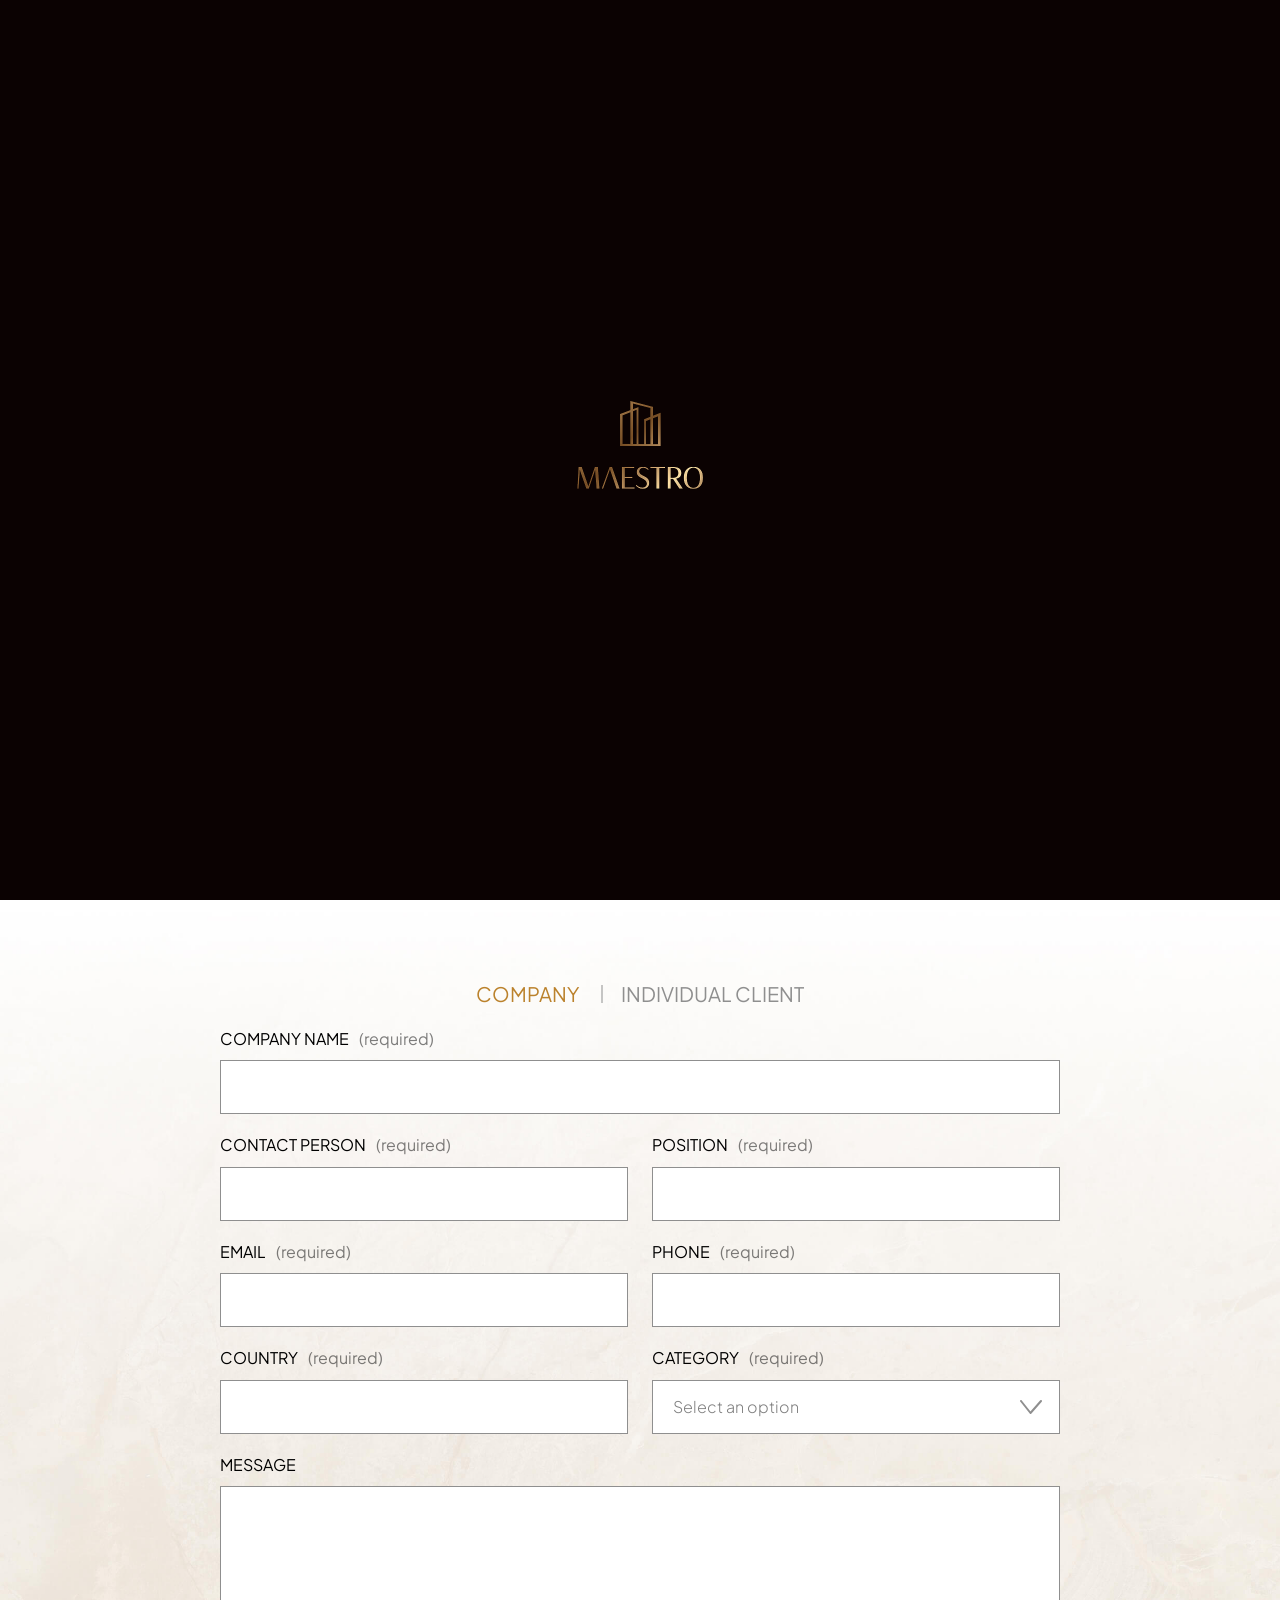
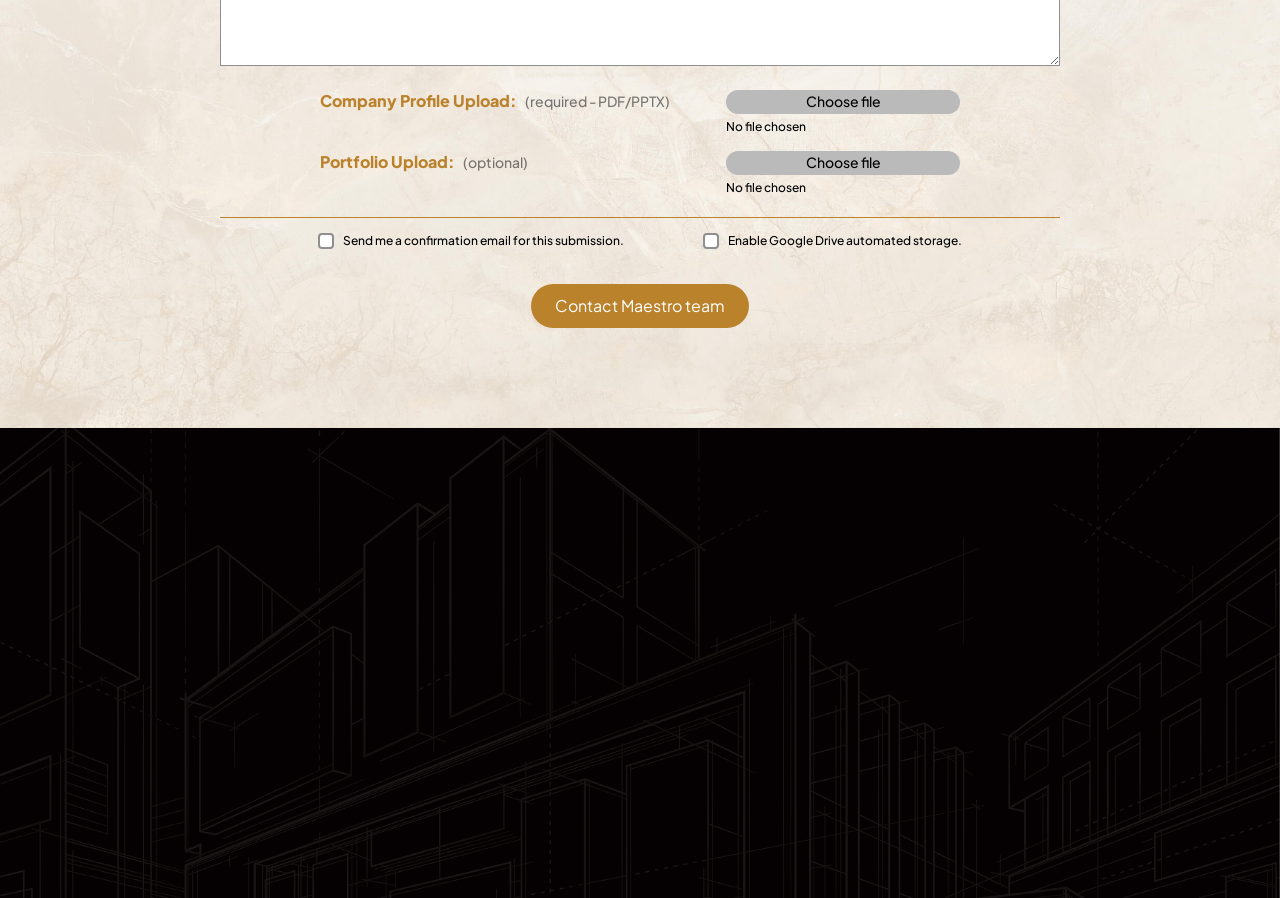
<file: register.html>
<!DOCTYPE html>
<html lang="en">

<head>
    <meta charset="UTF-8">
    <meta name="viewport"
        content="width=device-width, initial-scale=1.0 , maximum-scale=1, minimum-scale=1, user-scalable=no" />
    <title>Contact</title>

    <link rel='stylesheet' href='css/swiper.min.css' type='text/css' media='all' />
    <!-- <link rel='stylesheet' href='css/main.min.css' type='text/css' media='all' /> -->
    <link rel="stylesheet" href="css/style.css" type='text/css' media='all' />
    <script src="js/jquery.js"></script>
    <script src="js/swiper.min.js"></script>
    <script src="js/swiper.bundles.js"></script>
    <script src="js/gsap.js"></script>
    <script src="js/TweenMax.min.js"></script>
    <script src="js/skrollr.js"></script>
    <script src="js/ScrollToPlugin.min.js"></script>
    <script src="js/common.js"></script>
    <script src="js/jquery.init.js"></script>
    <script src="js/script.js"></script>
</head>

<body>
    <!-- Loading Screen -->
    <div id="loading">
        <div class="loading_box">
            <img src="images/logo-single.png" alt="Logo" class="box__symbol" />
            <img src="images/logo-text-single.png" alt="Logo" class="box__yatch" />
        </div>
    </div>
    <!-- /Loading Screen -->

    <!-- Header -->
    <header class="header">
        <div class="container-fluid">
            <div class="box">
                <div class="menus">
                    <ul>
                        <li><a href="#">About Us</a></li>
                        <li><a href="#">What we do</a></li>
                        <li><a href="#">Projects</a></li>
                        <li><a href="#">Clients & Partners</a></li>
                    </ul>
                </div>
                <a href="#" class="logo">
                    <img src="images/logo.png" alt="Logo">
                </a>
                <div class="menus">
                    <ul>
                        <li class="current_page_item"><a href="#">Vendor Registration</a></li>
                        <li><a href="#">News</a></li>
                        <li><a href="#">Contact Us</a></li>
                    </ul>
                </div>
            </div>
        </div>
    </header>
    <!-- /End Header -->

    <div class="header-scroll">
        <div class="container-fluid">
            <div class="box">
                <div class="menus">
                    <ul>
                        <li><a href="#">About Us</a></li>
                        <li><a href="#">What we do</a></li>
                        <li><a href="#">Projects</a></li>
                        <li><a href="#">Clients & Partners</a></li>
                    </ul>
                </div>
                <a href="#" class="logo">
                    <img src="images/logo.png" alt="Logo">
                </a>
                <div class="menus">
                    <ul>
                        <li class="current_page_item"><a href="#">Vendor Registration</a></li>
                        <li><a href="#">News</a></li>
                        <li><a href="#">Contact Us</a></li>
                    </ul>
                </div>
            </div>
        </div>
    </div>

    <main>
        <!-- Banner -->
        <section class="banner" data-anim="false" style="background: linear-gradient(360deg, rgba(0, 0, 0, 0) 51.44%, rgba(0, 0, 0, 0.5) 100%), linear-gradient(270deg, rgba(0, 0, 0, 0.2) 0%, rgba(0, 0, 0, 0.3) 62.48%, rgba(0, 0, 0, 0.7) 100%), url(images/banner-register.jpg) center /cover no-repeat;">
            <div class="shadow"></div>
            <div class="container-fluid">
                <div class="box">
                    <div class="box-title tk-ani" style="--data-delay: .0s;">Collaborate with Maestro</div>
                    <div class="box-stext tk-ani" style="--data-delay: .3s;">
                        Are you a qualified contractor, material supplier, or service provider?<br>
                        Partner with Maestro and work with us across our regional projects.
                    </div>
                </div>
            </div>
        </section>
        <!-- /End Banner -->
         
        <!-- Form -->
        <section class="form" style="background: url(images/bg-contact.jpg) center top /cover no-repeat;">
            <div class="container">
                <div class="box">
                    <div class="tk-tabs">
                        <div class="child active" onclick="changeTab(event, 'tab_1')">Company</div>
                        <div class="child" onclick="changeTab(event, 'tab_2')">individual client</div>
                    </div>
                    <div class="tk-contents">
                        <div class="child active" id="tab_1">
                            <div class="box-form tk-form">
                                <form action="">
                                    <div class="tk-form-group">
                                        <label for="" class="uppercase">Company name <span>(required)</span></label>
                                        <input type="text" class="group-input">
                                    </div>
                                    <div class="tk-group-g2">
                                        <div class="tk-form-group">
                                            <label for="" class="uppercase">Contact Person <span>(required)</span></label>
                                            <input type="text" class="group-input">
                                        </div>
                                        <div class="tk-form-group">
                                            <label for="" class="uppercase">POsition <span>(required)</span></label>
                                            <input type="text" class="group-input">
                                        </div>
                                    </div>
                                    <div class="tk-group-g2">
                                        <div class="tk-form-group">
                                            <label for="" class="uppercase">email <span>(required)</span></label>
                                            <input type="text" class="group-input">
                                        </div>
                                        <div class="tk-form-group">
                                            <label for="" class="uppercase">Phone <span>(required)</span></label>
                                            <input type="text" class="group-input">
                                        </div>
                                    </div>
                                    <div class="tk-group-g2">
                                        <div class="tk-form-group">
                                            <label for="" class="uppercase">Country <span>(required)</span></label>
                                            <input type="text" class="group-input">
                                        </div>
                                        <div class="tk-form-group">
                                            <label for="" class="uppercase">Category <span>(required)</span></label>
                                            <div class="tk-select">
                                                <select name="" id="" class="group-select">
                                                    <option value="" disabled selected>Select an option</option>
                                                </select>
                                                <svg width="22" height="14" viewBox="0 0 22 14" fill="none" xmlns="http://www.w3.org/2000/svg">
                                                    <path d="M1 1L10.5 13L21 1" stroke="#8F8F8F" stroke-width="2" stroke-linecap="round" stroke-linejoin="round"/>
                                                </svg>
                                            </div>
                                        </div>
                                    </div>
                                    <div class="tk-form-group">
                                        <label for="" class="uppercase">Message</label>
                                        <textarea name="" id="" class="group-area"></textarea>
                                    </div>
                                    <div class="tk-form-group tk-form-upload">
                                        <div class="upload-area">
                                            <div class="area--label">
                                                Company Profile Upload:
                                                <span>(required - PDF/PPTX)</span>
                                            </div>
                                            <div class="area--file">
                                                <input type="file" class="file-input" id="form" accept=".pptx,.pdf">
                                                <label class="file-button" for="form">Choose file</label>
                                                <span class="file-name">No file chosen</span>
                                            </div>
                                        </div>
                                        <div class="upload-area">
                                            <div class="area--label">
                                                Portfolio Upload:
                                                <span>(optional)</span>
                                            </div>
                                            <div class="area--file">
                                                <input type="file" class="file-input" id="form" accept=".pptx,.pdf">
                                                <label class="file-button" for="form">Choose file</label>
                                                <span class="file-name">No file chosen</span>
                                            </div>
                                        </div>
                                    </div>
                                    <script>
                                    document.querySelectorAll('.file-input').forEach(input => {
                                            input.addEventListener('change', function () {
                                                const wrapper = this.closest('.area--file');
                                                const fileNameEl = wrapper.querySelector('.file-name');

                                                if (!this.files.length) {
                                                    fileNameEl.textContent = 'No file chosen';
                                                    return;
                                                }

                                                const file = this.files[0];
                                                const ext = file.name.split('.').pop().toLowerCase();

                                                if (ext !== 'pdf' && ext !== 'pptx') {
                                                    alert('Just allow PDF or PPTX');
                                                    this.value = '';
                                                    fileNameEl.textContent = 'No file chosen';
                                                    return;
                                                }

                                                fileNameEl.textContent = file.name;
                                            });
                                        });
                                    </script>
                                    <div class="tk-form-group tk-form-checklist">
                                        <span class="wpcf7-form-control-wrap" data-name="checkbox-996">
                                            <span class="wpcf7-form-control wpcf7-checkbox">
                                                <span class="wpcf7-list-item first">
                                                    <label>
                                                        <input type="checkbox" name="checkbox-996[]" value="Option 1" data-gtm-form-interact-field-id="2">
                                                        <span class="wpcf7-list-item-label">Send me a confirmation email for this submission.</span>
                                                    </label>
                                                </span>
                                                <span class="wpcf7-list-item">
                                                    <label>
                                                        <input type="checkbox" name="checkbox-996[]" value="Option 2" data-gtm-form-interact-field-id="1">
                                                        <span class="wpcf7-list-item-label">Enable Google Drive automated storage.</span>
                                                    </label>
                                                </span>
                                            </span>
                                        </span>
                                    </div>
                                    <div class="tk-form-group tk-tcenter">
                                        <input type="submit" class="tk-btn tk-primary tk-mauto" value="Contact Maestro team">
                                    </div>
                                </form>
                            </div>
                        </div>
                        <div class="child" id="tab_2">
                            <div class="box-form tk-form">
                                <form action="">
                                    <div class="tk-form-group">
                                        <label for="" class="uppercase">Full name <span>(required)</span></label>
                                        <input type="text" class="group-input">
                                    </div>
                                    <div class="tk-form-group">
                                        <label for="" class="uppercase">TITLE <span>(required)</span></label>
                                        <input type="text" class="group-input">
                                    </div>
                                    <div class="tk-group-g2">
                                        <div class="tk-form-group">
                                            <label for="" class="uppercase">email <span>(required)</span></label>
                                            <input type="text" class="group-input">
                                        </div>
                                        <div class="tk-form-group">
                                            <label for="" class="uppercase">Phone <span>(required)</span></label>
                                            <input type="text" class="group-input">
                                        </div>
                                    </div>
                                    <div class="tk-group-g2">
                                        <div class="tk-form-group">
                                            <label for="" class="uppercase">Country <span>(required)</span></label>
                                            <input type="text" class="group-input">
                                        </div>
                                        <div class="tk-form-group">
                                            <label for="" class="uppercase">Category <span>(required)</span></label>
                                            <div class="tk-select">
                                                <select name="" id="" class="group-select">
                                                    <option value="" disabled selected>Select an option</option>
                                                </select>
                                                <svg width="22" height="14" viewBox="0 0 22 14" fill="none" xmlns="http://www.w3.org/2000/svg">
                                                    <path d="M1 1L10.5 13L21 1" stroke="#8F8F8F" stroke-width="2" stroke-linecap="round" stroke-linejoin="round"/>
                                                </svg>
                                            </div>
                                        </div>
                                    </div>
                                    <div class="tk-form-group">
                                        <label for="" class="uppercase">Message</label>
                                        <textarea name="" id="" class="group-area"></textarea>
                                    </div>
                                    <div class="tk-form-group tk-form-upload">
                                        <div class="upload-area">
                                            <div class="area--label">
                                                Company Profile Upload:
                                                <span>(required - PDF/PPTX)</span>
                                            </div>
                                            <div class="area--file">
                                                <input type="file" class="file-input" id="form" accept=".pptx,.pdf">
                                                <label class="file-button" for="form">Choose file</label>
                                                <span class="file-name">No file chosen</span>
                                            </div>
                                        </div>
                                        <div class="upload-area">
                                            <div class="area--label">
                                                Portfolio Upload:
                                                <span>(optional)</span>
                                            </div>
                                            <div class="area--file">
                                                <input type="file" class="file-input" id="form" accept=".pptx,.pdf">
                                                <label class="file-button" for="form">Choose file</label>
                                                <span class="file-name">No file chosen</span>
                                            </div>
                                        </div>
                                    </div>
                                    <script>
                                        document.querySelectorAll('.file-input').forEach(input => {
                                            input.addEventListener('change', function () {
                                                const wrapper = this.closest('.area--file');
                                                const fileNameEl = wrapper.querySelector('.file-name');

                                                if (!this.files.length) {
                                                    fileNameEl.textContent = 'No file chosen';
                                                    return;
                                                }

                                                const file = this.files[0];
                                                const ext = file.name.split('.').pop().toLowerCase();

                                                if (ext !== 'pdf' && ext !== 'pptx') {
                                                    alert('Just allow PDF or PPTX');
                                                    this.value = '';
                                                    fileNameEl.textContent = 'No file chosen';
                                                    return;
                                                }

                                                fileNameEl.textContent = file.name;
                                            });
                                        });
                                    </script>
                                    <div class="tk-form-group tk-form-checklist">
                                        <span class="wpcf7-form-control-wrap" data-name="checkbox-996">
                                            <span class="wpcf7-form-control wpcf7-checkbox">
                                                <span class="wpcf7-list-item first">
                                                    <label>
                                                        <input type="checkbox" name="checkbox-996[]" value="Option 1" data-gtm-form-interact-field-id="2">
                                                        <span class="wpcf7-list-item-label">Send me a confirmation email for this submission.</span>
                                                    </label>
                                                </span>
                                                <span class="wpcf7-list-item">
                                                    <label>
                                                        <input type="checkbox" name="checkbox-996[]" value="Option 2" data-gtm-form-interact-field-id="1">
                                                        <span class="wpcf7-list-item-label">Enable Google Drive automated storage.</span>
                                                    </label>
                                                </span>
                                            </span>
                                        </span>
                                    </div>
                                    <div class="tk-form-group tk-tcenter">
                                        <input type="submit" class="tk-btn tk-primary tk-mauto" value="Contact Maestro team">
                                    </div>
                                </form>
                            </div>
                        </div>
                    </div>
                </div>
            </div>
        </section>
    </main>

    <!-- Footer -->
    <footer data-anim="false">
        <div class="container-fluid">
            <div class="box">
                <div class="box-top tk-ani">
                    <a href="#" class="logo">
                        <img src="images/logo.png" alt="Logo">
                    </a>
                    <div class="menu">
                        <ul>
                            <li><a href="#">About Us</a></li>
                            <li><a href="#">What We Do</a></li>
                            <li><a href="#">Projects</a></li>
                            <li><a href="#">Clients & Partners</a></li>
                        </ul>
                        <ul>
                            <li><a href="#">Vendor Registration</a></li>
                            <li><a href="#">News</a></li>
                            <li><a href="#">Contact Us</a></li>
                        </ul>
                    </div>
                </div>
                <div class="box-bottom tk-ani">
                    <div class="box-left">
                        <div class="qr">
                            <img src="images/qr.png" alt="QR code">
                        </div>
                        <ul class="info">
                            <li>
                                <a href="mailTo: enquity@maestropc.com">
                                    <svg width="16" height="16" viewBox="0 0 16 16" fill="none"
                                        xmlns="http://www.w3.org/2000/svg">
                                        <g opacity="0.5">
                                            <path
                                                d="M14 5.28027L8.38217 9.21289C8.15268 9.37345 7.84733 9.37345 7.61784 9.21289L2.00001 5.28027V12C2.00001 12.3651 2.30153 12.6667 2.66667 12.6667H13.3333C13.6985 12.6667 14 12.3651 14 12V5.28027ZM2.66667 3.33333C2.40802 3.33333 2.18154 3.48476 2.07129 3.7028L8.00001 7.85286L13.9284 3.7028C13.8181 3.48483 13.5919 3.33333 13.3333 3.33333H2.66667ZM15.3333 12C15.3333 13.1015 14.4349 14 13.3333 14H2.66667C1.56515 14 0.666672 13.1015 0.666672 12V4C0.666672 2.89848 1.56515 2 2.66667 2H13.3333C14.4349 2 15.3333 2.89848 15.3333 4V12Z"
                                                fill="#EFE7DF" />
                                        </g>
                                    </svg>
                                    <span>enquity@maestropc.com</span>
                                </a>
                            </li>
                            <li>
                                <a href="tel:+84 968 998 781">
                                    <svg width="16" height="16" viewBox="0 0 16 16" fill="none"
                                        xmlns="http://www.w3.org/2000/svg">
                                        <g opacity="0.5">
                                            <path
                                                d="M4.73995 0.618696C5.22295 0.615513 5.69101 0.787381 6.05733 1.10242C6.40225 1.3991 6.63509 1.80386 6.71879 2.24923L6.73344 2.33875L6.73441 2.34493C6.81219 2.93459 6.95628 3.51357 7.1641 4.07084L7.18786 4.13823C7.30165 4.47724 7.32283 4.84102 7.24808 5.19161C7.16833 5.56558 6.98277 5.90898 6.7139 6.18087L6.23311 6.66134C7.017 7.89117 8.06061 8.93468 9.2904 9.71863L9.7712 9.23816C10.0431 8.9693 10.3865 8.78406 10.7605 8.70431C11.1344 8.62457 11.5233 8.65344 11.8812 8.78797C12.3689 8.96985 12.8729 9.10287 13.3864 9.18543L13.6071 9.21798L13.613 9.21863C14.0988 9.28716 14.5426 9.53184 14.8597 9.90613C15.1733 10.2762 15.341 10.7474 15.333 11.232L15.3334 13.2294L15.3311 13.3335C15.3194 13.5764 15.2634 13.8153 15.1657 14.0386C15.0542 14.2938 14.8905 14.5229 14.6853 14.7111C14.48 14.8994 14.2378 15.0428 13.974 15.132C13.7102 15.2212 13.4307 15.2544 13.1534 15.2294C13.1494 15.229 13.1453 15.2285 13.1413 15.2281C10.9883 14.9941 8.92014 14.2588 7.10258 13.0813C5.40919 12.0052 3.97322 10.5696 2.89717 8.87618C1.71556 7.05038 0.980028 4.97183 0.750363 2.80913C0.749997 2.80567 0.749699 2.80217 0.749387 2.79871C0.724406 2.52219 0.757122 2.24347 0.845741 1.98035C0.934359 1.71724 1.07686 1.47545 1.26404 1.27039C1.45123 1.06532 1.67932 0.901456 1.93331 0.789269C2.18723 0.677128 2.46171 0.618967 2.7393 0.618696H4.73995ZM2.7406 1.95203C2.64809 1.95212 2.55667 1.97163 2.47204 2.009C2.38739 2.04639 2.31113 2.1008 2.24874 2.16915C2.18634 2.23751 2.13895 2.31842 2.10941 2.40613C2.08021 2.49291 2.069 2.58478 2.07686 2.67599C2.27902 4.56864 2.90984 6.3896 3.92028 8.00086L4.01957 8.15646L4.02282 8.16134C4.99385 9.68939 6.28936 10.9849 7.81742 11.9559C7.81915 11.957 7.82091 11.9584 7.82263 11.9595C9.4645 13.0243 11.3331 13.6891 13.2784 13.9016C13.3692 13.9091 13.4606 13.8982 13.5469 13.869C13.6348 13.8393 13.7155 13.7915 13.7839 13.7287C13.8523 13.666 13.9069 13.5895 13.944 13.5044C13.9812 13.4194 14.0004 13.3277 14 13.2349V11.2157C14.0041 11.0523 13.9481 10.8929 13.8425 10.7681C13.7368 10.6433 13.5887 10.5618 13.4268 10.5389C12.739 10.4478 12.0635 10.2792 11.4134 10.0367L11.4121 10.036C11.2928 9.99117 11.1631 9.98144 11.0384 10.008C10.9138 10.0346 10.7993 10.0965 10.7087 10.1861L9.86462 11.0302C9.65241 11.2423 9.3247 11.2866 9.06384 11.1382C7.29049 10.1299 5.82219 8.66157 4.81384 6.88823C4.66553 6.62737 4.70975 6.29965 4.92191 6.08745L5.76599 5.24337C5.85561 5.15274 5.91746 5.03827 5.94405 4.91362C5.97062 4.78897 5.9609 4.65922 5.91605 4.53992L5.9154 4.53862C5.67279 3.88845 5.50429 3.21288 5.41312 2.52495C5.39046 2.36481 5.31049 2.21862 5.18786 2.11316C5.06521 2.00768 4.90822 1.95044 4.74646 1.95203H2.7406Z"
                                                fill="#EFE7DF" />
                                        </g>
                                    </svg>
                                    <span>+84 968 998 781</span>
                                </a>
                            </li>
                            <li>
                                <a href="">
                                    <svg width="16" height="16" viewBox="0 0 16 16" fill="none"
                                        xmlns="http://www.w3.org/2000/svg">
                                        <g opacity="0.5">
                                            <path
                                                d="M9.99999 7.33319C10.3682 7.33319 10.6667 7.63167 10.6667 7.99986V13.9999H12.6667C12.8435 13.9999 13.013 13.9296 13.138 13.8045C13.263 13.6795 13.3333 13.51 13.3333 13.3332V6.3257L7.99999 2.17759L2.66666 6.3257V13.3332C2.66666 13.51 2.73695 13.6795 2.86197 13.8045C2.987 13.9296 3.15652 13.9999 3.33333 13.9999H5.33333V7.99986C5.33333 7.63167 5.6318 7.33319 5.99999 7.33319H9.99999ZM6.66666 13.9999H9.33333V8.66652H6.66666V13.9999ZM14.6667 13.3332C14.6667 13.8636 14.4558 14.3722 14.0807 14.7473C13.7057 15.1223 13.1971 15.3332 12.6667 15.3332H3.33333C2.80289 15.3332 2.29434 15.1223 1.91927 14.7473C1.54419 14.3722 1.33333 13.8636 1.33333 13.3332V5.99986C1.33333 5.79413 1.42842 5.59979 1.59082 5.47349L7.59082 0.806823L7.63704 0.773946C7.87326 0.620465 8.18353 0.631416 8.40917 0.806823L14.4092 5.47349C14.5716 5.59979 14.6667 5.79413 14.6667 5.99986V13.3332Z"
                                                fill="#EFE7DF" />
                                        </g>
                                    </svg>
                                    <span>10 Le Loi Street, Nguyen Hue Ward, Ho Chi Minh city</span>
                                </a>
                            </li>
                        </ul>
                    </div>
                    <div class="box-right">
                        <ul class="social">
                            <li>
                                <a href="#">
                                    <svg width="24" height="24" viewBox="0 0 24 24" fill="none"
                                        xmlns="http://www.w3.org/2000/svg">
                                        <path
                                            d="M18.3952 7.02212C17.6005 7.02368 16.9543 6.3802 16.9528 5.58548C16.9512 4.79076 17.5947 4.14457 18.3898 4.14302C19.1848 4.14146 19.831 4.78531 19.8326 5.58004C19.8338 6.37476 19.1903 7.02057 18.3952 7.02212Z"
                                            fill="#EFE7DF" />
                                        <path fill-rule="evenodd" clip-rule="evenodd"
                                            d="M12.0115 18.161C8.60909 18.1676 5.8451 15.4149 5.8385 12.0117C5.83188 8.60923 8.58536 5.84481 11.9878 5.8382C15.3909 5.83159 18.1553 8.5859 18.1619 11.9879C18.1685 15.3912 15.4143 18.1544 12.0115 18.161ZM11.992 8.00035C9.78365 8.00424 7.99594 9.79858 7.99983 12.0074C8.0041 14.2166 9.79882 16.0039 12.0072 15.9996C14.2164 15.9954 16.0041 14.2014 15.9998 11.9922C15.9955 9.78302 14.2008 7.99608 11.992 8.00035Z"
                                            fill="#EFE7DF" />
                                        <path fill-rule="evenodd" clip-rule="evenodd"
                                            d="M4.1192 0.646479C4.88126 0.347876 5.75333 0.143362 7.03015 0.0830982C8.31011 0.0216726 8.71872 0.00767102 11.9769 0.00145262C15.2358 -0.00476578 15.6444 0.00766862 16.9244 0.0644334C18.2016 0.119643 19.0741 0.321049 19.8377 0.616544C20.6277 0.920974 21.298 1.33078 21.966 1.99603C22.6339 2.66205 23.0453 3.33002 23.3536 4.1189C23.6518 4.88174 23.8563 5.75306 23.917 7.03068C23.9776 8.31023 23.9924 8.71847 23.9986 11.9771C24.0048 15.2353 23.9916 15.6443 23.9356 16.925C23.88 18.2014 23.679 19.0743 23.3835 19.8375C23.0783 20.6276 22.6693 21.2979 22.004 21.9659C21.3388 22.6342 20.6701 23.0452 19.8812 23.3539C19.1184 23.6517 18.2471 23.8562 16.9702 23.9173C15.6903 23.9779 15.2817 23.9923 12.0224 23.9985C8.76459 24.0048 8.35598 23.9923 7.07605 23.9359C5.79882 23.88 4.92597 23.6789 4.16275 23.3838C3.37271 23.0782 2.70242 22.6696 2.03446 22.004C1.36611 21.3383 0.954386 20.67 0.646458 19.8811C0.347858 19.1186 0.144107 18.2469 0.0830727 16.9705C0.0220359 15.6901 0.00765506 15.2811 0.00143906 12.0229C-0.00480094 8.76435 0.00803667 8.35611 0.0640167 7.07616C0.1204 5.79855 0.320637 4.92606 0.61613 4.16206C0.921328 3.37239 1.33035 2.70248 1.99637 2.03413C2.6616 1.36616 3.33033 0.954017 4.1192 0.646479ZM4.94154 21.3679C5.36494 21.5308 6.00023 21.7252 7.17014 21.7761C8.43607 21.8309 8.81514 21.843 12.0185 21.8368C15.223 21.8309 15.6021 21.8173 16.8676 21.7579C18.0363 21.7022 18.6716 21.5055 19.0939 21.3407C19.6541 21.1218 20.0531 20.8601 20.4722 20.4406C20.8913 20.0195 21.1506 19.6194 21.3676 19.0591C21.5309 18.6354 21.7249 17.9996 21.7758 16.8297C21.8314 15.5646 21.8431 15.1851 21.8368 11.9809C21.831 8.77757 21.8174 8.3981 21.7572 7.13254C21.7019 5.96339 21.5056 5.32808 21.3404 4.90623C21.1215 4.34519 20.8606 3.94705 20.4399 3.52753C20.0192 3.10801 19.6191 2.84945 19.0581 2.6325C18.6355 2.46881 17.9994 2.27518 16.8303 2.22426C15.5643 2.16865 15.1849 2.15737 11.9808 2.1636C8.77743 2.16982 8.39836 2.18264 7.13281 2.24253C5.9633 2.29812 5.32877 2.49447 4.90575 2.65972C4.34587 2.87861 3.94696 3.13872 3.52746 3.5598C3.10871 3.98087 2.84938 4.38018 2.63244 4.94161C2.46993 5.36464 2.27434 6.00072 2.2242 7.16987C2.16898 8.43581 2.15733 8.81529 2.16355 12.0187C2.16939 15.2228 2.18298 15.6023 2.24248 16.8671C2.29729 18.037 2.49518 18.6715 2.65966 19.0949C2.87855 19.6544 3.13944 20.0533 3.55973 20.4729C3.98081 20.8908 4.38088 21.1509 4.94154 21.3679Z"
                                            fill="#EFE7DF" />
                                    </svg>
                                </a>
                            </li>
                            <li>
                                <a href="#">
                                    <svg width="24" height="24" viewBox="0 0 24 24" fill="none"
                                        xmlns="http://www.w3.org/2000/svg">
                                        <g clip-path="url(#clip0_582_4362)">
                                            <path
                                                d="M12 0C18.6274 0 24 5.37259 24 12C24 18.1352 19.3955 23.1944 13.4538 23.9121V15.667L16.7001 15.667L17.3734 12H13.4538V10.7031C13.4538 9.73417 13.6439 9.06339 14.0799 8.63483C14.5159 8.20627 15.1979 8.01993 16.1817 8.01993C16.4307 8.01993 16.6599 8.02241 16.8633 8.02736C17.1591 8.03456 17.4002 8.047 17.568 8.06467V4.74048C17.501 4.72184 17.4218 4.70321 17.3331 4.68486C17.1321 4.6433 16.8822 4.60324 16.6136 4.56806C16.0523 4.49453 15.4093 4.4423 14.9594 4.4423C13.1424 4.4423 11.7692 4.83102 10.8107 5.63619C9.65388 6.60791 9.10108 8.18622 9.10108 10.4199V12H6.62659V15.667H9.10108V23.6466C3.87432 22.3498 0 17.6277 0 12C0 5.37259 5.37259 0 12 0Z"
                                                fill="#EFE7DF" />
                                        </g>
                                        <defs>
                                            <clipPath id="clip0_582_4362">
                                                <rect width="24" height="24" fill="white" />
                                            </clipPath>
                                        </defs>
                                    </svg>
                                </a>
                            </li>
                            <li>
                                <a href="#">
                                    <svg width="24" height="24" viewBox="0 0 24 24" fill="none"
                                        xmlns="http://www.w3.org/2000/svg">
                                        <g clip-path="url(#clip0_582_4365)">
                                            <path fill-rule="evenodd" clip-rule="evenodd"
                                                d="M22.7465 4.83407C23.1189 5.20883 23.3863 5.67482 23.522 6.18541C24.0238 8.06995 24.0238 12 24.0238 12C24.0238 12 24.0238 15.93 23.522 17.8145C23.3863 18.3251 23.1189 18.7911 22.7465 19.1658C22.3741 19.5406 21.9099 19.811 21.4002 19.95C19.5238 20.4545 12.0238 20.4545 12.0238 20.4545C12.0238 20.4545 4.5238 20.4545 2.64744 19.95C2.13773 19.811 1.67346 19.5406 1.30109 19.1658C0.92872 18.7911 0.661309 18.3251 0.525622 17.8145C0.0238038 15.93 0.0238037 12 0.0238037 12C0.0238037 12 0.0238038 8.06995 0.525622 6.18541C0.661309 5.67482 0.92872 5.20883 1.30109 4.83407C1.67346 4.4593 2.13773 4.18891 2.64744 4.04996C4.5238 3.54541 12.0238 3.54541 12.0238 3.54541C12.0238 3.54541 19.5238 3.54541 21.4002 4.04996C21.9099 4.18891 22.3741 4.4593 22.7465 4.83407ZM15.842 12L9.56927 8.43135V15.5686L15.842 12Z"
                                                fill="#EFE7DF" />
                                        </g>
                                        <defs>
                                            <clipPath id="clip0_582_4365">
                                                <rect width="24" height="24" fill="white" />
                                            </clipPath>
                                        </defs>
                                    </svg>
                                </a>
                            </li>
                            <li>
                                <a href="#">
                                    <svg width="24" height="24" viewBox="0 0 24 24" fill="none"
                                        xmlns="http://www.w3.org/2000/svg">
                                        <path
                                            d="M18.3263 1.90381H21.6998L14.3297 10.3273L23 21.7898H16.2112L10.894 14.8378L4.80995 21.7898H1.43443L9.31743 12.7799L1 1.90381H7.96111L12.7674 8.25814L18.3263 1.90381ZM17.1423 19.7706H19.0116L6.94539 3.81694H4.93946L17.1423 19.7706Z"
                                            fill="#EFE7DF" />
                                    </svg>
                                </a>
                            </li>
                            <li>
                                <a href="#">
                                    <svg width="24" height="24" viewBox="0 0 24 24" fill="none"
                                        xmlns="http://www.w3.org/2000/svg">
                                        <g clip-path="url(#clip0_582_4366)">
                                            <path fill-rule="evenodd" clip-rule="evenodd"
                                                d="M21.9921 22.816C22.7601 22.224 23.2961 21.392 23.5281 20.8C23.9921 19.608 24.0001 18.256 24.0001 17.4V6.6C24.0001 5.752 24.0001 4.392 23.5281 3.2C23.2961 2.608 22.7521 1.768 21.9921 1.184C21.5521 0.84 21.0241 0.52 20.3041 0.304C19.5281 0.08 18.5841 0 17.4001 0H6.60012C5.41612 0 4.47212 0.08 3.69612 0.304C2.97612 0.52 2.44812 0.848 2.00812 1.184C1.24012 1.776 0.704122 2.608 0.472122 3.2C0.00812206 4.392 0.00012207 5.744 0.00012207 6.6V17.4C0.00012207 18.256 0.00812206 19.608 0.472122 20.8C0.704122 21.392 1.24812 22.232 2.00812 22.816C2.44812 23.16 2.97612 23.48 3.69612 23.696C4.47212 23.92 5.41612 24 6.60012 24H17.4001C18.5841 24 19.5361 23.928 20.3041 23.696C21.0241 23.48 21.5521 23.152 21.9921 22.816ZM3.5601 10.992C3.6241 6.4 7.3841 2.672 11.9761 2.656C16.6401 2.648 20.4401 6.44 20.4561 11.096C20.4561 14.776 18.0961 17.912 14.8081 19.064C14.7281 19.096 14.6401 19.032 14.6561 18.944L14.7761 18.08C14.7841 17.976 14.8481 17.888 14.9441 17.848C17.5441 16.704 19.3681 14.112 19.3681 11.096C19.3681 7.016 16.0321 3.704 11.9441 3.736C7.9521 3.768 4.6881 7.024 4.6481 11.024C4.6161 14.072 6.4481 16.704 9.0721 17.848C9.1601 17.896 9.2241 17.976 9.2401 18.08C9.26143 18.272 9.28989 18.4641 9.31833 18.656C9.33255 18.752 9.34678 18.848 9.3601 18.944C9.3681 19.024 9.2881 19.096 9.2081 19.064C5.8881 17.896 3.5121 14.712 3.5601 10.992ZM13.9681 10.408C13.9681 11.496 13.0881 12.376 12.0001 12.376C10.9121 12.376 10.0321 11.496 10.0321 10.408C10.0321 9.32 10.9121 8.44 12.0001 8.44C13.0881 8.44 13.9681 9.328 13.9681 10.408ZM13.7361 13.8C13.9281 13.992 14.0241 14.2 14.0561 14.488C14.1201 15.048 14.0881 15.528 14.0161 16.304C13.9521 17.04 13.8321 18.016 13.6801 19.016C13.5681 19.728 13.4801 20.112 13.4001 20.384C13.2721 20.824 12.7761 21.216 12.0001 21.216C11.2241 21.216 10.7361 20.832 10.6001 20.384C10.5201 20.112 10.4321 19.728 10.3201 19.016C10.1681 18.024 10.0481 17.04 9.9841 16.304L9.98339 16.2954C9.91981 15.5244 9.88034 15.0459 9.9441 14.488C9.9761 14.2 10.0801 14 10.2641 13.8C10.6241 13.416 11.2561 13.176 12.0001 13.176C12.7441 13.176 13.3761 13.424 13.7361 13.8ZM11.7841 5.456C8.79211 5.568 6.39211 8.04 6.35211 11.032C6.32811 13 7.31211 14.744 8.82411 15.776C8.89611 15.824 9.00011 15.768 9.00011 15.68C8.97611 15.336 8.97611 15.032 8.99211 14.712C9.00011 14.608 8.96011 14.512 8.88011 14.44C7.96011 13.576 7.40011 12.344 7.43211 10.984C7.49611 8.584 9.42411 6.632 11.8241 6.536C14.4321 6.432 16.5761 8.528 16.5761 11.104C16.5761 12.416 16.0161 13.6 15.1281 14.44C15.0561 14.512 15.0161 14.608 15.0161 14.712C15.0321 15.024 15.0241 15.328 15.0081 15.672C15.0001 15.76 15.1041 15.824 15.1841 15.768C16.6721 14.752 17.6561 13.032 17.6561 11.096C17.6641 7.912 15.0001 5.328 11.7841 5.456Z"
                                                fill="#EFE7DF" />
                                        </g>
                                        <defs>
                                            <clipPath id="clip0_582_4366">
                                                <rect width="24" height="24" fill="white" />
                                            </clipPath>
                                        </defs>
                                    </svg>

                                </a>
                            </li>
                            <li>
                                <a href="#">
                                    <svg width="24" height="24" viewBox="0 0 24 24" fill="none"
                                        xmlns="http://www.w3.org/2000/svg">
                                        <path
                                            d="M11.9633 0C5.35629 0 0 5.35614 0 11.9631C0 18.5704 5.35629 23.9261 11.9633 23.9261C18.571 23.9261 23.9267 18.5704 23.9267 11.9631C23.9267 5.35657 18.571 0.000571425 11.9631 0.000571425L11.9633 0ZM17.4496 17.2543C17.2353 17.6057 16.7753 17.7171 16.4239 17.5014C13.615 15.7857 10.079 15.3971 5.91471 16.3486C5.51343 16.44 5.11343 16.1886 5.022 15.7871C4.93014 15.3857 5.18057 14.9857 5.58286 14.8943C10.14 13.8527 14.049 14.3014 17.2024 16.2286C17.5539 16.4443 17.6653 16.9029 17.4496 17.2543ZM18.9139 13.9964C18.6439 14.4357 18.0696 14.5743 17.631 14.3043C14.4153 12.3273 9.51343 11.7549 5.70986 12.9094C5.21657 13.0584 4.69557 12.7804 4.54586 12.288C4.39729 11.7947 4.67543 11.2747 5.16786 11.1247C9.51257 9.80643 14.9139 10.445 18.6067 12.7143C19.0453 12.9843 19.1839 13.5584 18.9139 13.9964ZM19.0396 10.6044C15.1839 8.31429 8.82243 8.10371 5.14114 9.221C4.55 9.40029 3.92486 9.06657 3.74571 8.47543C3.56657 7.884 3.9 7.25929 4.49157 7.07957C8.71743 5.79671 15.7424 6.04457 20.1816 8.67986C20.7144 8.99543 20.8887 9.68214 20.573 10.2131C20.2587 10.7449 19.5701 10.9201 19.0401 10.6044H19.0396Z"
                                            fill="#EFE7DF" />
                                    </svg>
                                </a>
                            </li>
                        </ul>
                        <div class="other">
                            <ul class="menus">
                                <li><a href="#">Privacy Statement</a></li>
                                <li><a href="#">Term of Use</a></li>
                            </ul>
                            <div class="copyright">© Copyright 2025 Maestro. All Rights Reserved.</div>
                        </div>
                    </div>
                </div>
            </div>
        </div>
        <div class="bg">
            <img src="images/bg-footer.jpg" alt="background">
        </div>
    </footer>
    <!-- /End Footer -->

    <input type="checkbox" id="menu-trigger" class="hidden">
    <div id="header-responsive">
        <div class="res_bg">
            <span class="menu-layer--left"></span>
            <span class="menu-layer--right"></span>
        </div>
        <div class="res_head conn_grid">
            <label for="menu-trigger" class="hambuger menu-mobile--btn">
                <span class="hambuger-box conn_pcenter">
                    <span class="hambuger-inner"></span>
                </span>
            </label>
            <div class="logo">
                <a href="/" title="" class="conn_center">
                    <img src="images/logo.png" alt="Logo">
                </a>
            </div>
        </div>
    </div>
    <!-- sidebar -->
    <div class="sidebar">
        <div class="sidebar-inner conn_grid">
            <div class="sidebar_list">
                <ul>
                    <li><a href="#">About Us</a></li>
                    <li><a href="#">Services</a></li>
                    <li><a href="#">Projects</a></li>
                    <li><a href="#">Products</a></li>
                    <li><a href="#">Clients & Partners</a></li>
                    <li><a href="#">Vendor Registration</a></li>
                    <li><a href="#">Contact Us</a></li>
                </ul>
            </div>
        </div>
    </div>
    <!-- end sidebar -->
    <label for="menu-trigger" class="sidebar-overlay"></label>
</body>

</html>
</file>
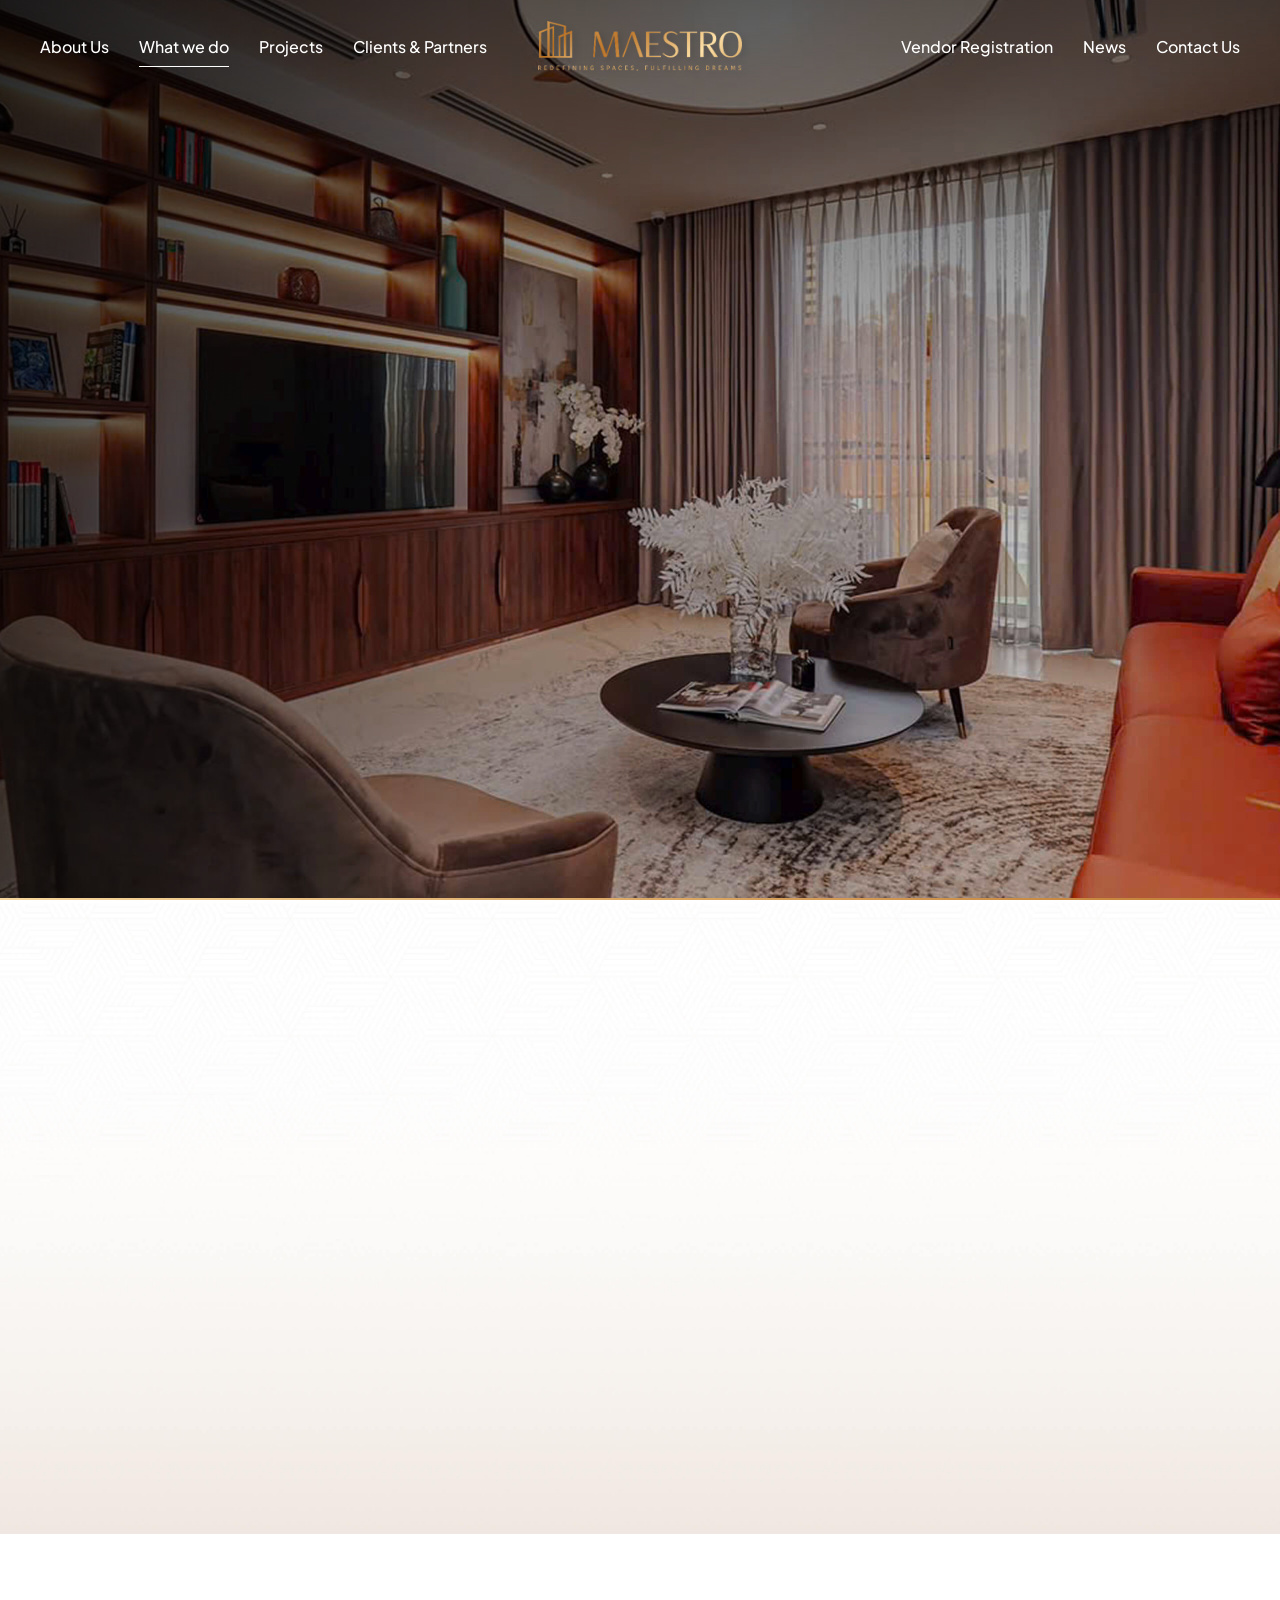
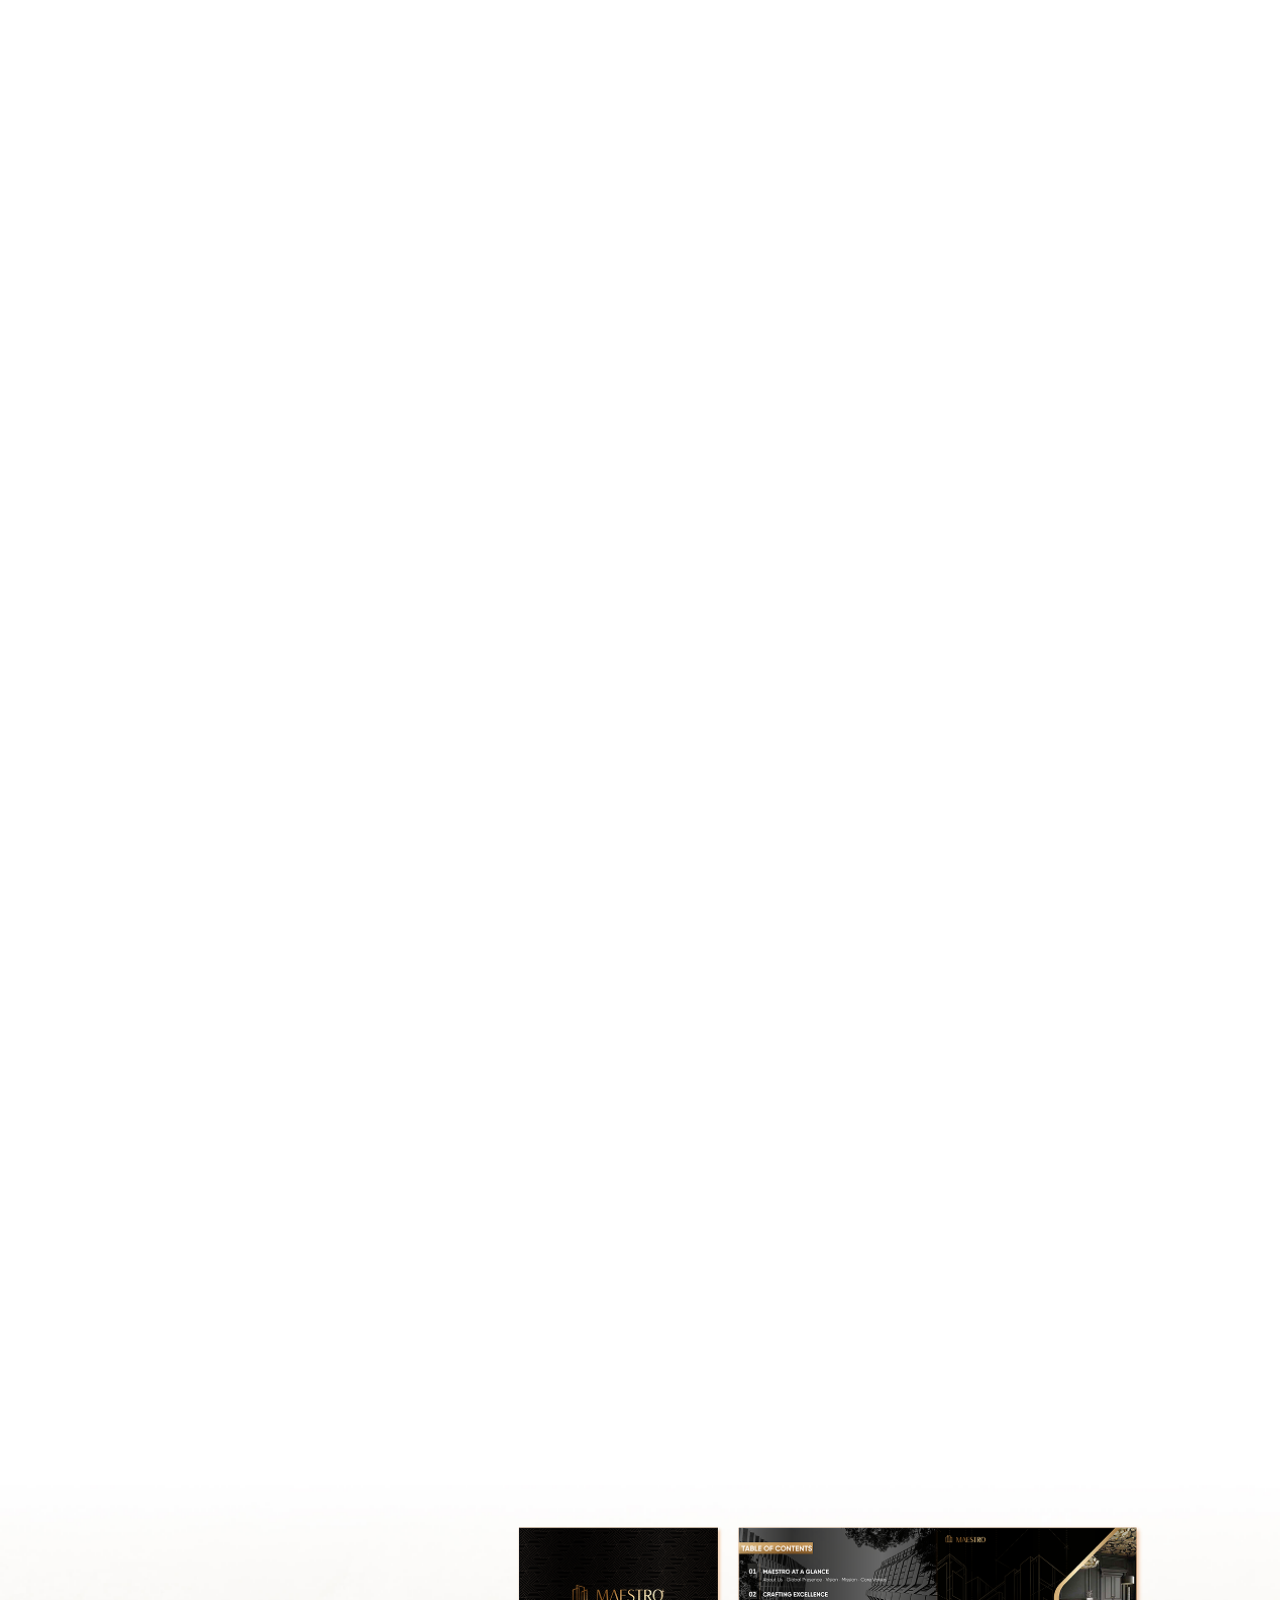
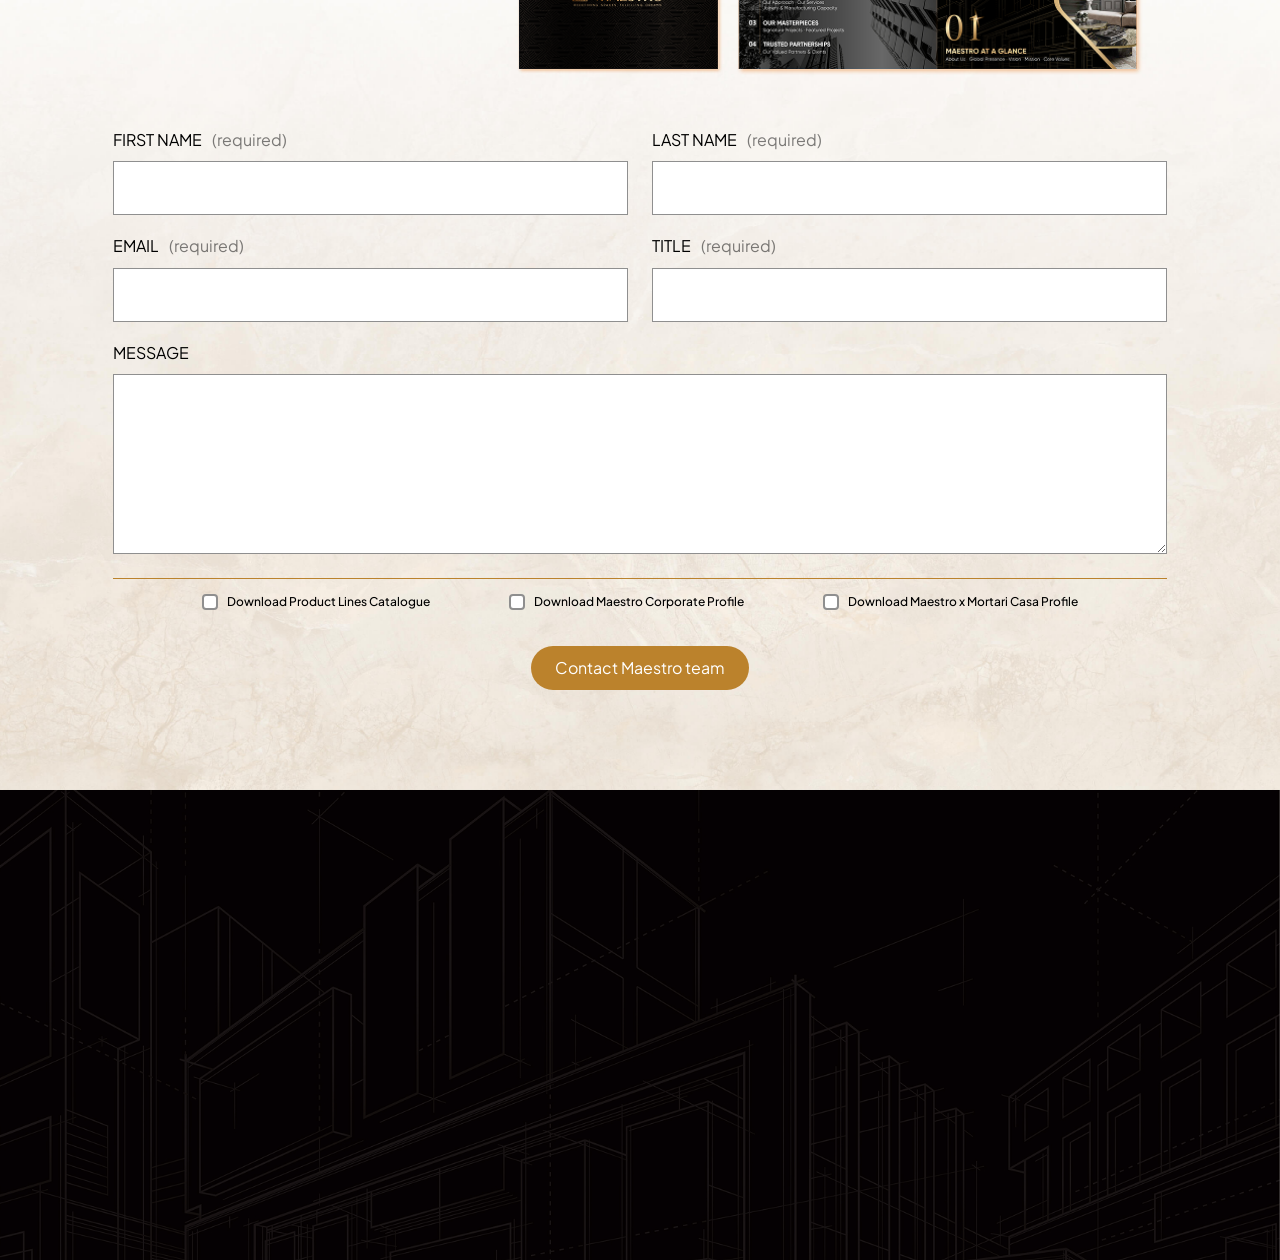
<file: what.html>
<!DOCTYPE html>
<html lang="en">

<head>
    <meta charset="UTF-8">
    <meta name="viewport" content="width=device-width, initial-scale=1.0 , maximum-scale=1, minimum-scale=1, user-scalable=no" />
    <title>Document</title>

    <link rel='stylesheet' href='css/swiper.min.css' type='text/css' media='all' />
    <!-- <link rel='stylesheet' href='css/main.min.css' type='text/css' media='all' /> -->
    <link rel="stylesheet" href="css/style.css" type='text/css' media='all' />
    <script src="js/jquery.js"></script>
    <script src="js/swiper.min.js"></script>
    <script src="js/swiper.bundles.js"></script>
    <script src="js/gsap.js"></script>
    <script src="js/TweenMax.min.js"></script>
    <script src="js/skrollr.js"></script>
    <script src="js/ScrollToPlugin.min.js"></script>
    <script src="js/common.js"></script>
    <script src="js/jquery.init.js"></script>
    <script src="js/script.js"></script>
</head>

<body>
    <!-- Loading Screen -->
    <div id="loading">
        <div class="loading_box">
            <img src="images/logo-single.png" alt="Logo" class="box__symbol" />
            <img src="images/logo-text-single.png" alt="Logo" class="box__yatch" />
        </div>
    </div>
    <!-- /Loading Screen -->

    <!-- Header -->
    <header class="header">
        <div class="container-fluid">
            <div class="box">
                <div class="menus">
                    <ul>
                        <li><a href="#">About Us</a></li>
                        <li class="current_page_item"><a href="#">What we do</a></li>
                        <li><a href="#">Projects</a></li>
                        <li><a href="#">Clients & Partners</a></li>
                    </ul>
                </div>
                <a href="#" class="logo">
                    <img src="images/logo.png" alt="Logo">
                </a>
                <div class="menus">
                    <ul>
                        <li><a href="#">Vendor Registration</a></li>
                        <li><a href="#">News</a></li>
                        <li><a href="#">Contact Us</a></li>
                    </ul>
                </div>
            </div>
        </div>
    </header>
    <!-- /End Header -->

    <div class="header-scroll">
        <div class="container-fluid">
            <div class="box">
                <div class="menus">
                    <ul>
                        <li><a href="#">About Us</a></li>
                        <li class="current_page_item"><a href="#">What we do</a></li>
                        <li><a href="#">Projects</a></li>
                        <li><a href="#">Clients & Partners</a></li>
                    </ul>
                </div>
                <a href="#" class="logo">
                    <img src="images/logo.png" alt="Logo">
                </a>
                <div class="menus">
                    <ul>
                        <li><a href="#">Vendor Registration</a></li>
                        <li><a href="#">News</a></li>
                        <li><a href="#">Contact Us</a></li>
                    </ul>
                </div>
            </div>
        </div>
    </div>

    <main>
        <!-- Banner -->
        <section class="banner" data-anim="false" style="background: linear-gradient(360deg, rgba(0, 0, 0, 0) 51.44%, rgba(0, 0, 0, 0.5) 100%), linear-gradient(270deg, rgba(0, 0, 0, 0.2) 0%, rgba(0, 0, 0, 0.3) 62.48%, rgba(0, 0, 0, 0.7) 100%), url(images/banner-what.jpg) center /cover no-repeat;">
            <div class="shadow"></div>
            <div class="container-fluid">
                <div class="box">
                    <div class="box-stitle tk-ani" style="--data-delay: .0s;">
                        End-to-End Interior Design, Construction & Fit-Out Solutions across Key Industry Sectors
                    </div>
                    <div class="box-stext tk-ani" style="--data-delay: .3s;">
                        At Maestro, we deliver integrated Design & Build services with a focus on precision, craftsmanship, and timely execution. From concept to completion, we create exceptional spaces that reflect our clients’ vision while meeting international standards of quality and performance.
                    </div>
                </div>
            </div>
        </section>
        <!-- /End Banner -->

        <!-- Services -->
        <section class="services" style="background: url(images/bg-services.jpg) center bottom /cover no-repeat;">
            <div class="container-fluid"  data-anim="false">
                <div class="box">
                    <h2 class="box-title tk-heading yellow center tk-ani" style="--data-delay: .2s;">OUR SERVICES</h2>

                    <div class="box-items tk-ani" style="--data-delay: .4s;">                        
                        <div class="swiper">
                            <!-- Additional required wrapper -->
                            <div class="swiper-wrapper">
                                <!-- Slides -->
                                <div class="swiper-slide">                                    
                                    <div class="item tk-ani" style="--data-delay: .7s;">
                                        <div class="item--icon">
                                            <img src="images/icon-s4.png" alt="Icon">
                                        </div>
                                        <div class="item--caption">
                                            <div class="item--title">
                                                PMCM
                                                <span>(Project Management & Costruction Management)</span>
                                            </div>
                                            <div class="item--text">
                                                <p>We manage every phase from concept to completion — coordinating all disciplines to ensure quality, cost control, and on-time delivery.</p>
                                                <p>Our PMCM approach guarantees smooth communication between design, construction, and client teams, resulting in efficient execution and long-term value.</p>
                                            </div>
                                        </div>
                                    </div>
                                </div>
                                <!-- Slides -->
                                <div class="swiper-slide">                                    
                                    <div class="item tk-ani" style="--data-delay: .9s;">
                                        <div class="item--icon">
                                            <img src="images/icon-s2.png" alt="Icon">
                                        </div>
                                        <div class="item--caption">
                                            <div class="item--title">Building<br> Construction</div>
                                            <div class="item--text">
                                                <p>With extensive experience across both local and international markets, Maestro transforms designs into enduring landmarks built with precision, craftsmanship, and quality.</p>  
                                                <p>Our proven expertise ensure every project meets global standards of safety, performance, and aesthetics, standing strong through time and across borders.</p>
                                            </div>
                                        </div>
                                    </div>
                                </div>
                                <!-- Slides -->
                                <div class="swiper-slide">                                    
                                    <div class="item tk-ani" style="--data-delay: 1.1s;">
                                        <div class="item--icon">
                                            <img src="images/icon-s1.png" alt="Icon">
                                        </div>
                                        <div class="item--caption">
                                            <div class="item--title">Interior<br> Design </div>
                                            <div class="item--text">
                                                <p>We offer unparalleled expertise in crafting elegant and functional interiors, combining creativity, precision, and timeless aesthetics. <p>
                                                <p>Our design philosophy focuses on balance, harmony, and detail — where every material, texture, and lighting element is thoughtfully selected to reflect the client’s identity and enhance the overall experience of space. </p>
                                            </div>
                                        </div>
                                    </div>
                                </div>
                                <!-- Slides -->
                                <div class="swiper-slide">
                                    <div class="item tk-ani" style="--data-delay: 1.3s;">
                                        <div class="item--icon">
                                            <img src="images/icon-s3.png" alt="Icon">
                                        </div>
                                        <div class="item--caption">
                                            <div class="item--title">Interior<br> Fit-Out</div>
                                            <div class="item--text">
                                                <p>With an experienced in-house team of local and international specialists, Maestro delivers high-end fit-out projects with precision and artistry.</p>
                                                <p>Through a seamless blend of craftsmanship, premium materials, and meticulous detailing, we create spaces that reflect timeless elegance, functionality, and the distinctive character of each client. </p>
                                            </div>
                                        </div>
                                    </div>
                                </div>
                            </div>
                            <!-- If we need pagination -->
                            <div class="swiper-pagination"></div>
                        </div>
                    </div>
                </div>
            </div>
        </section>
        <!-- /End Services -->

        <!-- Product Lines -->
        <section class="lproduct">
            <div class="container-fluid">
                <div class="box" data-anim="false">
                    <h2 class="box-heading yellow tk-heading center tk-ani">PRODUCT LINES</h2>
                    <div class="box-product tk-ani" style="--data-delay: .2s;">
                        <div class="product--items">
                            <div class="item" data-anim="false">
                                <div class="item--img">
                                    <div class="img--bg">
                                        <div class="bg--box">
                                            <div class="bg" style="background-image: url(images/product-1.jpg);">
                                                <img src="images/project-1.jpg" alt="Image">
                                            </div>
                                        </div>
                                    </div>
                                </div>
                                <div class="item--caption">
                                    <div class="caption--area">
                                        <div class="caption--title"><span>Joinery & Millwork Division</span></div>
                                        <div class="caption--text">
                                            <p>Maestro’s Joinery & Millwork Division delivers precision-crafted
                                                woodworks that define quality and detail. </p>
                                        </div>
                                    </div>
                                </div>
                            </div>
                            <div class="item" data-anim="false">
                                <div class="item--img">
                                    <div class="img--bg">
                                        <div class="bg--box">
                                            <div class="bg" style="background-image: url(images/product-2.jpg);">
                                                <img src="images/project-1.jpg" alt="Image">
                                            </div>
                                        </div>
                                    </div>
                                </div>
                                <div class="item--caption">
                                    <div class="caption--area">
                                        <div class="caption--title"><span>Standard Furniture Collection</span></div>
                                        <div class="caption--text">
                                            <p>Our Standard Furniture Line provides functional and design-driven
                                                solutions for commercial, residential, and hospitality projects. </p>
                                        </div>
                                    </div>
                                </div>
                            </div>
                            <div class="item" data-anim="false">
                                <div class="item--img">
                                    <div class="img--bg">
                                        <div class="bg--box">
                                            <div class="bg" style="background-image: url(images/product-3.jpg);">
                                                <img src="images/project-1.jpg" alt="Image">
                                            </div>
                                        </div>
                                    </div>
                                </div>
                                <div class="item--caption">
                                    <div class="caption--area">
                                        <div class="caption--title"><span>Luxury Furniture Collection</span></div>
                                        <div class="caption--text">
                                            <p>The Luxury Furniture Collection reflects Maestro’s commitment to artistry
                                                and refinement.</p>
                                            <p>Created by a team of local and international specialists, each bespoke
                                                piece merges premium materials, timeless design, and exceptional
                                                craftsmanship, offering distinct elegance and individuality in every
                                                detail.</p>
                                        </div>
                                    </div>
                                </div>
                            </div>
                        </div>
                    </div>
                </div>
            </div>
        </section>
        <!-- /End Product Lines -->

        <!-- Discover -->
        <section class="discover" data-anim="false" style="background: url(images/bg-contact.jpg) center top /cover no-repeat;">
            <div class="container">
                <div class="box">
                    <div class="box-top">
                        <div class="box-left">
                            <div>               
                                <h2 class="tk-heading yellow tk-ani" style="--data-delay: .0s;">Discover more about Maestro</h2>
                                <div class="box-text tk-text tk-ani" style="--data-delay: .2s;">
                                    Complete the form to download our Company Profile and Product Lines.
                                </div>
                            </div>
                        </div>
                        <div class="box-right">
                            <img src="images/img-discover.png" alt="">
                        </div>
                    </div>
                    <div class="tk-form">
                        <form action="">
                            <div class="tk-group-g2">
                                <div class="tk-form-group">
                                    <label for="" class="uppercase">First NAME <span>(required)</span></label>
                                    <input type="text" class="group-input">
                                </div>
                                <div class="tk-form-group">
                                    <label for="" class="uppercase">last NAME <span>(required)</span></label>
                                    <input type="text" class="group-input">
                                </div>
                            </div>
                            <div class="tk-group-g2">
                                <div class="tk-form-group">
                                    <label for="" class="uppercase">email <span>(required)</span></label>
                                    <input type="text" class="group-input">
                                </div>
                                <div class="tk-form-group">
                                    <label for="" class="uppercase">title <span>(required)</span></label>
                                    <input type="text" class="group-input">
                                </div>
                            </div>
                            <div class="tk-form-group">
                                <label for="" class="uppercase">Message</label>
                                <textarea name="" id="" class="group-area"></textarea>
                            </div>
                            <div class="tk-form-group tk-form-checklist">
                                <span class="wpcf7-form-control-wrap" data-name="checkbox-996">
                                    <span class="wpcf7-form-control wpcf7-checkbox">
                                        <span class="wpcf7-list-item first">
                                            <label>
                                                <input type="checkbox" name="checkbox-996[]" value="Option 1" data-gtm-form-interact-field-id="2">
                                                <span class="wpcf7-list-item-label">Download Product Lines Catalogue</span>
                                            </label>
                                        </span>
                                        <span class="wpcf7-list-item">
                                            <label>
                                                <input type="checkbox" name="checkbox-996[]" value="Option 2" data-gtm-form-interact-field-id="1">
                                                <span class="wpcf7-list-item-label">Download Maestro Corporate Profile</span>
                                            </label>
                                        </span>
                                        <span class="wpcf7-list-item">
                                            <label>
                                                <input type="checkbox" name="checkbox-996[]" value="Option 3" data-gtm-form-interact-field-id="1">
                                                <span class="wpcf7-list-item-label">Download Maestro x Mortari Casa Profile</span>
                                            </label>
                                        </span>
                                    </span>
                                </span>
                            </div>
                            <div class="tk-form-group tk-tcenter">
                                <input type="submit" class="tk-btn tk-primary tk-mauto" value="Contact Maestro team">
                            </div>
                        </form>
                    </div>
                </div>
            </div>
        </section>
        <!-- /End Discover -->
    </main>

    <!-- Footer -->
    <footer data-anim="false">
        <div class="container-fluid">
            <div class="box">
                <div class="box-top tk-ani">
                    <a href="#" class="logo">
                        <img src="images/logo.png" alt="Logo">
                    </a>
                    <div class="menu">
                        <ul>
                            <li><a href="#">About Us</a></li>
                            <li><a href="#">What We Do</a></li>
                            <li><a href="#">Projects</a></li>
                            <li><a href="#">Clients & Partners</a></li>
                        </ul>
                        <ul>
                            <li><a href="#">Vendor Registration</a></li>
                            <li><a href="#">News</a></li>
                            <li><a href="#">Contact Us</a></li>
                        </ul>
                    </div>
                </div>
                <div class="box-bottom tk-ani">
                    <div class="box-left">
                        <div class="qr">
                            <img src="images/qr.png" alt="QR code">
                        </div>
                        <ul class="info">
                            <li>
                                <a href="mailTo: enquity@maestropc.com">
                                    <svg width="16" height="16" viewBox="0 0 16 16" fill="none"
                                        xmlns="http://www.w3.org/2000/svg">
                                        <g opacity="0.5">
                                            <path
                                                d="M14 5.28027L8.38217 9.21289C8.15268 9.37345 7.84733 9.37345 7.61784 9.21289L2.00001 5.28027V12C2.00001 12.3651 2.30153 12.6667 2.66667 12.6667H13.3333C13.6985 12.6667 14 12.3651 14 12V5.28027ZM2.66667 3.33333C2.40802 3.33333 2.18154 3.48476 2.07129 3.7028L8.00001 7.85286L13.9284 3.7028C13.8181 3.48483 13.5919 3.33333 13.3333 3.33333H2.66667ZM15.3333 12C15.3333 13.1015 14.4349 14 13.3333 14H2.66667C1.56515 14 0.666672 13.1015 0.666672 12V4C0.666672 2.89848 1.56515 2 2.66667 2H13.3333C14.4349 2 15.3333 2.89848 15.3333 4V12Z"
                                                fill="#EFE7DF" />
                                        </g>
                                    </svg>
                                    <span>enquity@maestropc.com</span>
                                </a>
                            </li>
                            <li>
                                <a href="tel:+84 968 998 781">
                                    <svg width="16" height="16" viewBox="0 0 16 16" fill="none"
                                        xmlns="http://www.w3.org/2000/svg">
                                        <g opacity="0.5">
                                            <path
                                                d="M4.73995 0.618696C5.22295 0.615513 5.69101 0.787381 6.05733 1.10242C6.40225 1.3991 6.63509 1.80386 6.71879 2.24923L6.73344 2.33875L6.73441 2.34493C6.81219 2.93459 6.95628 3.51357 7.1641 4.07084L7.18786 4.13823C7.30165 4.47724 7.32283 4.84102 7.24808 5.19161C7.16833 5.56558 6.98277 5.90898 6.7139 6.18087L6.23311 6.66134C7.017 7.89117 8.06061 8.93468 9.2904 9.71863L9.7712 9.23816C10.0431 8.9693 10.3865 8.78406 10.7605 8.70431C11.1344 8.62457 11.5233 8.65344 11.8812 8.78797C12.3689 8.96985 12.8729 9.10287 13.3864 9.18543L13.6071 9.21798L13.613 9.21863C14.0988 9.28716 14.5426 9.53184 14.8597 9.90613C15.1733 10.2762 15.341 10.7474 15.333 11.232L15.3334 13.2294L15.3311 13.3335C15.3194 13.5764 15.2634 13.8153 15.1657 14.0386C15.0542 14.2938 14.8905 14.5229 14.6853 14.7111C14.48 14.8994 14.2378 15.0428 13.974 15.132C13.7102 15.2212 13.4307 15.2544 13.1534 15.2294C13.1494 15.229 13.1453 15.2285 13.1413 15.2281C10.9883 14.9941 8.92014 14.2588 7.10258 13.0813C5.40919 12.0052 3.97322 10.5696 2.89717 8.87618C1.71556 7.05038 0.980028 4.97183 0.750363 2.80913C0.749997 2.80567 0.749699 2.80217 0.749387 2.79871C0.724406 2.52219 0.757122 2.24347 0.845741 1.98035C0.934359 1.71724 1.07686 1.47545 1.26404 1.27039C1.45123 1.06532 1.67932 0.901456 1.93331 0.789269C2.18723 0.677128 2.46171 0.618967 2.7393 0.618696H4.73995ZM2.7406 1.95203C2.64809 1.95212 2.55667 1.97163 2.47204 2.009C2.38739 2.04639 2.31113 2.1008 2.24874 2.16915C2.18634 2.23751 2.13895 2.31842 2.10941 2.40613C2.08021 2.49291 2.069 2.58478 2.07686 2.67599C2.27902 4.56864 2.90984 6.3896 3.92028 8.00086L4.01957 8.15646L4.02282 8.16134C4.99385 9.68939 6.28936 10.9849 7.81742 11.9559C7.81915 11.957 7.82091 11.9584 7.82263 11.9595C9.4645 13.0243 11.3331 13.6891 13.2784 13.9016C13.3692 13.9091 13.4606 13.8982 13.5469 13.869C13.6348 13.8393 13.7155 13.7915 13.7839 13.7287C13.8523 13.666 13.9069 13.5895 13.944 13.5044C13.9812 13.4194 14.0004 13.3277 14 13.2349V11.2157C14.0041 11.0523 13.9481 10.8929 13.8425 10.7681C13.7368 10.6433 13.5887 10.5618 13.4268 10.5389C12.739 10.4478 12.0635 10.2792 11.4134 10.0367L11.4121 10.036C11.2928 9.99117 11.1631 9.98144 11.0384 10.008C10.9138 10.0346 10.7993 10.0965 10.7087 10.1861L9.86462 11.0302C9.65241 11.2423 9.3247 11.2866 9.06384 11.1382C7.29049 10.1299 5.82219 8.66157 4.81384 6.88823C4.66553 6.62737 4.70975 6.29965 4.92191 6.08745L5.76599 5.24337C5.85561 5.15274 5.91746 5.03827 5.94405 4.91362C5.97062 4.78897 5.9609 4.65922 5.91605 4.53992L5.9154 4.53862C5.67279 3.88845 5.50429 3.21288 5.41312 2.52495C5.39046 2.36481 5.31049 2.21862 5.18786 2.11316C5.06521 2.00768 4.90822 1.95044 4.74646 1.95203H2.7406Z"
                                                fill="#EFE7DF" />
                                        </g>
                                    </svg>
                                    <span>+84 968 998 781</span>
                                </a>
                            </li>
                            <li>
                                <a href="">
                                    <svg width="16" height="16" viewBox="0 0 16 16" fill="none"
                                        xmlns="http://www.w3.org/2000/svg">
                                        <g opacity="0.5">
                                            <path
                                                d="M9.99999 7.33319C10.3682 7.33319 10.6667 7.63167 10.6667 7.99986V13.9999H12.6667C12.8435 13.9999 13.013 13.9296 13.138 13.8045C13.263 13.6795 13.3333 13.51 13.3333 13.3332V6.3257L7.99999 2.17759L2.66666 6.3257V13.3332C2.66666 13.51 2.73695 13.6795 2.86197 13.8045C2.987 13.9296 3.15652 13.9999 3.33333 13.9999H5.33333V7.99986C5.33333 7.63167 5.6318 7.33319 5.99999 7.33319H9.99999ZM6.66666 13.9999H9.33333V8.66652H6.66666V13.9999ZM14.6667 13.3332C14.6667 13.8636 14.4558 14.3722 14.0807 14.7473C13.7057 15.1223 13.1971 15.3332 12.6667 15.3332H3.33333C2.80289 15.3332 2.29434 15.1223 1.91927 14.7473C1.54419 14.3722 1.33333 13.8636 1.33333 13.3332V5.99986C1.33333 5.79413 1.42842 5.59979 1.59082 5.47349L7.59082 0.806823L7.63704 0.773946C7.87326 0.620465 8.18353 0.631416 8.40917 0.806823L14.4092 5.47349C14.5716 5.59979 14.6667 5.79413 14.6667 5.99986V13.3332Z"
                                                fill="#EFE7DF" />
                                        </g>
                                    </svg>
                                    <span>10 Le Loi Street, Nguyen Hue Ward, Ho Chi Minh city</span>
                                </a>
                            </li>
                        </ul>
                    </div>
                    <div class="box-right">
                        <ul class="social">
                            <li>
                                <a href="#">
                                    <svg width="24" height="24" viewBox="0 0 24 24" fill="none"
                                        xmlns="http://www.w3.org/2000/svg">
                                        <path
                                            d="M18.3952 7.02212C17.6005 7.02368 16.9543 6.3802 16.9528 5.58548C16.9512 4.79076 17.5947 4.14457 18.3898 4.14302C19.1848 4.14146 19.831 4.78531 19.8326 5.58004C19.8338 6.37476 19.1903 7.02057 18.3952 7.02212Z"
                                            fill="#EFE7DF" />
                                        <path fill-rule="evenodd" clip-rule="evenodd"
                                            d="M12.0115 18.161C8.60909 18.1676 5.8451 15.4149 5.8385 12.0117C5.83188 8.60923 8.58536 5.84481 11.9878 5.8382C15.3909 5.83159 18.1553 8.5859 18.1619 11.9879C18.1685 15.3912 15.4143 18.1544 12.0115 18.161ZM11.992 8.00035C9.78365 8.00424 7.99594 9.79858 7.99983 12.0074C8.0041 14.2166 9.79882 16.0039 12.0072 15.9996C14.2164 15.9954 16.0041 14.2014 15.9998 11.9922C15.9955 9.78302 14.2008 7.99608 11.992 8.00035Z"
                                            fill="#EFE7DF" />
                                        <path fill-rule="evenodd" clip-rule="evenodd"
                                            d="M4.1192 0.646479C4.88126 0.347876 5.75333 0.143362 7.03015 0.0830982C8.31011 0.0216726 8.71872 0.00767102 11.9769 0.00145262C15.2358 -0.00476578 15.6444 0.00766862 16.9244 0.0644334C18.2016 0.119643 19.0741 0.321049 19.8377 0.616544C20.6277 0.920974 21.298 1.33078 21.966 1.99603C22.6339 2.66205 23.0453 3.33002 23.3536 4.1189C23.6518 4.88174 23.8563 5.75306 23.917 7.03068C23.9776 8.31023 23.9924 8.71847 23.9986 11.9771C24.0048 15.2353 23.9916 15.6443 23.9356 16.925C23.88 18.2014 23.679 19.0743 23.3835 19.8375C23.0783 20.6276 22.6693 21.2979 22.004 21.9659C21.3388 22.6342 20.6701 23.0452 19.8812 23.3539C19.1184 23.6517 18.2471 23.8562 16.9702 23.9173C15.6903 23.9779 15.2817 23.9923 12.0224 23.9985C8.76459 24.0048 8.35598 23.9923 7.07605 23.9359C5.79882 23.88 4.92597 23.6789 4.16275 23.3838C3.37271 23.0782 2.70242 22.6696 2.03446 22.004C1.36611 21.3383 0.954386 20.67 0.646458 19.8811C0.347858 19.1186 0.144107 18.2469 0.0830727 16.9705C0.0220359 15.6901 0.00765506 15.2811 0.00143906 12.0229C-0.00480094 8.76435 0.00803667 8.35611 0.0640167 7.07616C0.1204 5.79855 0.320637 4.92606 0.61613 4.16206C0.921328 3.37239 1.33035 2.70248 1.99637 2.03413C2.6616 1.36616 3.33033 0.954017 4.1192 0.646479ZM4.94154 21.3679C5.36494 21.5308 6.00023 21.7252 7.17014 21.7761C8.43607 21.8309 8.81514 21.843 12.0185 21.8368C15.223 21.8309 15.6021 21.8173 16.8676 21.7579C18.0363 21.7022 18.6716 21.5055 19.0939 21.3407C19.6541 21.1218 20.0531 20.8601 20.4722 20.4406C20.8913 20.0195 21.1506 19.6194 21.3676 19.0591C21.5309 18.6354 21.7249 17.9996 21.7758 16.8297C21.8314 15.5646 21.8431 15.1851 21.8368 11.9809C21.831 8.77757 21.8174 8.3981 21.7572 7.13254C21.7019 5.96339 21.5056 5.32808 21.3404 4.90623C21.1215 4.34519 20.8606 3.94705 20.4399 3.52753C20.0192 3.10801 19.6191 2.84945 19.0581 2.6325C18.6355 2.46881 17.9994 2.27518 16.8303 2.22426C15.5643 2.16865 15.1849 2.15737 11.9808 2.1636C8.77743 2.16982 8.39836 2.18264 7.13281 2.24253C5.9633 2.29812 5.32877 2.49447 4.90575 2.65972C4.34587 2.87861 3.94696 3.13872 3.52746 3.5598C3.10871 3.98087 2.84938 4.38018 2.63244 4.94161C2.46993 5.36464 2.27434 6.00072 2.2242 7.16987C2.16898 8.43581 2.15733 8.81529 2.16355 12.0187C2.16939 15.2228 2.18298 15.6023 2.24248 16.8671C2.29729 18.037 2.49518 18.6715 2.65966 19.0949C2.87855 19.6544 3.13944 20.0533 3.55973 20.4729C3.98081 20.8908 4.38088 21.1509 4.94154 21.3679Z"
                                            fill="#EFE7DF" />
                                    </svg>
                                </a>
                            </li>
                            <li>
                                <a href="#">
                                    <svg width="24" height="24" viewBox="0 0 24 24" fill="none"
                                        xmlns="http://www.w3.org/2000/svg">
                                        <g clip-path="url(#clip0_582_4362)">
                                            <path
                                                d="M12 0C18.6274 0 24 5.37259 24 12C24 18.1352 19.3955 23.1944 13.4538 23.9121V15.667L16.7001 15.667L17.3734 12H13.4538V10.7031C13.4538 9.73417 13.6439 9.06339 14.0799 8.63483C14.5159 8.20627 15.1979 8.01993 16.1817 8.01993C16.4307 8.01993 16.6599 8.02241 16.8633 8.02736C17.1591 8.03456 17.4002 8.047 17.568 8.06467V4.74048C17.501 4.72184 17.4218 4.70321 17.3331 4.68486C17.1321 4.6433 16.8822 4.60324 16.6136 4.56806C16.0523 4.49453 15.4093 4.4423 14.9594 4.4423C13.1424 4.4423 11.7692 4.83102 10.8107 5.63619C9.65388 6.60791 9.10108 8.18622 9.10108 10.4199V12H6.62659V15.667H9.10108V23.6466C3.87432 22.3498 0 17.6277 0 12C0 5.37259 5.37259 0 12 0Z"
                                                fill="#EFE7DF" />
                                        </g>
                                        <defs>
                                            <clipPath id="clip0_582_4362">
                                                <rect width="24" height="24" fill="white" />
                                            </clipPath>
                                        </defs>
                                    </svg>
                                </a>
                            </li>
                            <li>
                                <a href="#">
                                    <svg width="24" height="24" viewBox="0 0 24 24" fill="none"
                                        xmlns="http://www.w3.org/2000/svg">
                                        <g clip-path="url(#clip0_582_4365)">
                                            <path fill-rule="evenodd" clip-rule="evenodd"
                                                d="M22.7465 4.83407C23.1189 5.20883 23.3863 5.67482 23.522 6.18541C24.0238 8.06995 24.0238 12 24.0238 12C24.0238 12 24.0238 15.93 23.522 17.8145C23.3863 18.3251 23.1189 18.7911 22.7465 19.1658C22.3741 19.5406 21.9099 19.811 21.4002 19.95C19.5238 20.4545 12.0238 20.4545 12.0238 20.4545C12.0238 20.4545 4.5238 20.4545 2.64744 19.95C2.13773 19.811 1.67346 19.5406 1.30109 19.1658C0.92872 18.7911 0.661309 18.3251 0.525622 17.8145C0.0238038 15.93 0.0238037 12 0.0238037 12C0.0238037 12 0.0238038 8.06995 0.525622 6.18541C0.661309 5.67482 0.92872 5.20883 1.30109 4.83407C1.67346 4.4593 2.13773 4.18891 2.64744 4.04996C4.5238 3.54541 12.0238 3.54541 12.0238 3.54541C12.0238 3.54541 19.5238 3.54541 21.4002 4.04996C21.9099 4.18891 22.3741 4.4593 22.7465 4.83407ZM15.842 12L9.56927 8.43135V15.5686L15.842 12Z"
                                                fill="#EFE7DF" />
                                        </g>
                                        <defs>
                                            <clipPath id="clip0_582_4365">
                                                <rect width="24" height="24" fill="white" />
                                            </clipPath>
                                        </defs>
                                    </svg>
                                </a>
                            </li>
                            <li>
                                <a href="#">
                                    <svg width="24" height="24" viewBox="0 0 24 24" fill="none"
                                        xmlns="http://www.w3.org/2000/svg">
                                        <path
                                            d="M18.3263 1.90381H21.6998L14.3297 10.3273L23 21.7898H16.2112L10.894 14.8378L4.80995 21.7898H1.43443L9.31743 12.7799L1 1.90381H7.96111L12.7674 8.25814L18.3263 1.90381ZM17.1423 19.7706H19.0116L6.94539 3.81694H4.93946L17.1423 19.7706Z"
                                            fill="#EFE7DF" />
                                    </svg>
                                </a>
                            </li>
                            <li>
                                <a href="#">
                                    <svg width="24" height="24" viewBox="0 0 24 24" fill="none"
                                        xmlns="http://www.w3.org/2000/svg">
                                        <g clip-path="url(#clip0_582_4366)">
                                            <path fill-rule="evenodd" clip-rule="evenodd"
                                                d="M21.9921 22.816C22.7601 22.224 23.2961 21.392 23.5281 20.8C23.9921 19.608 24.0001 18.256 24.0001 17.4V6.6C24.0001 5.752 24.0001 4.392 23.5281 3.2C23.2961 2.608 22.7521 1.768 21.9921 1.184C21.5521 0.84 21.0241 0.52 20.3041 0.304C19.5281 0.08 18.5841 0 17.4001 0H6.60012C5.41612 0 4.47212 0.08 3.69612 0.304C2.97612 0.52 2.44812 0.848 2.00812 1.184C1.24012 1.776 0.704122 2.608 0.472122 3.2C0.00812206 4.392 0.00012207 5.744 0.00012207 6.6V17.4C0.00012207 18.256 0.00812206 19.608 0.472122 20.8C0.704122 21.392 1.24812 22.232 2.00812 22.816C2.44812 23.16 2.97612 23.48 3.69612 23.696C4.47212 23.92 5.41612 24 6.60012 24H17.4001C18.5841 24 19.5361 23.928 20.3041 23.696C21.0241 23.48 21.5521 23.152 21.9921 22.816ZM3.5601 10.992C3.6241 6.4 7.3841 2.672 11.9761 2.656C16.6401 2.648 20.4401 6.44 20.4561 11.096C20.4561 14.776 18.0961 17.912 14.8081 19.064C14.7281 19.096 14.6401 19.032 14.6561 18.944L14.7761 18.08C14.7841 17.976 14.8481 17.888 14.9441 17.848C17.5441 16.704 19.3681 14.112 19.3681 11.096C19.3681 7.016 16.0321 3.704 11.9441 3.736C7.9521 3.768 4.6881 7.024 4.6481 11.024C4.6161 14.072 6.4481 16.704 9.0721 17.848C9.1601 17.896 9.2241 17.976 9.2401 18.08C9.26143 18.272 9.28989 18.4641 9.31833 18.656C9.33255 18.752 9.34678 18.848 9.3601 18.944C9.3681 19.024 9.2881 19.096 9.2081 19.064C5.8881 17.896 3.5121 14.712 3.5601 10.992ZM13.9681 10.408C13.9681 11.496 13.0881 12.376 12.0001 12.376C10.9121 12.376 10.0321 11.496 10.0321 10.408C10.0321 9.32 10.9121 8.44 12.0001 8.44C13.0881 8.44 13.9681 9.328 13.9681 10.408ZM13.7361 13.8C13.9281 13.992 14.0241 14.2 14.0561 14.488C14.1201 15.048 14.0881 15.528 14.0161 16.304C13.9521 17.04 13.8321 18.016 13.6801 19.016C13.5681 19.728 13.4801 20.112 13.4001 20.384C13.2721 20.824 12.7761 21.216 12.0001 21.216C11.2241 21.216 10.7361 20.832 10.6001 20.384C10.5201 20.112 10.4321 19.728 10.3201 19.016C10.1681 18.024 10.0481 17.04 9.9841 16.304L9.98339 16.2954C9.91981 15.5244 9.88034 15.0459 9.9441 14.488C9.9761 14.2 10.0801 14 10.2641 13.8C10.6241 13.416 11.2561 13.176 12.0001 13.176C12.7441 13.176 13.3761 13.424 13.7361 13.8ZM11.7841 5.456C8.79211 5.568 6.39211 8.04 6.35211 11.032C6.32811 13 7.31211 14.744 8.82411 15.776C8.89611 15.824 9.00011 15.768 9.00011 15.68C8.97611 15.336 8.97611 15.032 8.99211 14.712C9.00011 14.608 8.96011 14.512 8.88011 14.44C7.96011 13.576 7.40011 12.344 7.43211 10.984C7.49611 8.584 9.42411 6.632 11.8241 6.536C14.4321 6.432 16.5761 8.528 16.5761 11.104C16.5761 12.416 16.0161 13.6 15.1281 14.44C15.0561 14.512 15.0161 14.608 15.0161 14.712C15.0321 15.024 15.0241 15.328 15.0081 15.672C15.0001 15.76 15.1041 15.824 15.1841 15.768C16.6721 14.752 17.6561 13.032 17.6561 11.096C17.6641 7.912 15.0001 5.328 11.7841 5.456Z"
                                                fill="#EFE7DF" />
                                        </g>
                                        <defs>
                                            <clipPath id="clip0_582_4366">
                                                <rect width="24" height="24" fill="white" />
                                            </clipPath>
                                        </defs>
                                    </svg>

                                </a>
                            </li>
                            <li>
                                <a href="#">
                                    <svg width="24" height="24" viewBox="0 0 24 24" fill="none"
                                        xmlns="http://www.w3.org/2000/svg">
                                        <path
                                            d="M11.9633 0C5.35629 0 0 5.35614 0 11.9631C0 18.5704 5.35629 23.9261 11.9633 23.9261C18.571 23.9261 23.9267 18.5704 23.9267 11.9631C23.9267 5.35657 18.571 0.000571425 11.9631 0.000571425L11.9633 0ZM17.4496 17.2543C17.2353 17.6057 16.7753 17.7171 16.4239 17.5014C13.615 15.7857 10.079 15.3971 5.91471 16.3486C5.51343 16.44 5.11343 16.1886 5.022 15.7871C4.93014 15.3857 5.18057 14.9857 5.58286 14.8943C10.14 13.8527 14.049 14.3014 17.2024 16.2286C17.5539 16.4443 17.6653 16.9029 17.4496 17.2543ZM18.9139 13.9964C18.6439 14.4357 18.0696 14.5743 17.631 14.3043C14.4153 12.3273 9.51343 11.7549 5.70986 12.9094C5.21657 13.0584 4.69557 12.7804 4.54586 12.288C4.39729 11.7947 4.67543 11.2747 5.16786 11.1247C9.51257 9.80643 14.9139 10.445 18.6067 12.7143C19.0453 12.9843 19.1839 13.5584 18.9139 13.9964ZM19.0396 10.6044C15.1839 8.31429 8.82243 8.10371 5.14114 9.221C4.55 9.40029 3.92486 9.06657 3.74571 8.47543C3.56657 7.884 3.9 7.25929 4.49157 7.07957C8.71743 5.79671 15.7424 6.04457 20.1816 8.67986C20.7144 8.99543 20.8887 9.68214 20.573 10.2131C20.2587 10.7449 19.5701 10.9201 19.0401 10.6044H19.0396Z"
                                            fill="#EFE7DF" />
                                    </svg>
                                </a>
                            </li>
                        </ul>
                        <div class="other">
                            <ul class="menus">
                                <li><a href="#">Privacy Statement</a></li>
                                <li><a href="#">Term of Use</a></li>
                            </ul>
                            <div class="copyright">© Copyright 2025 Maestro. All Rights Reserved.</div>
                        </div>
                    </div>
                </div>
            </div>
        </div>
        <div class="bg">
            <img src="images/bg-footer.jpg" alt="background">
        </div>
    </footer>
    <!-- /End Footer -->

    <input type="checkbox" id="menu-trigger" class="hidden">
    <div id="header-responsive">
        <div class="res_bg">
            <span class="menu-layer--left"></span>
            <span class="menu-layer--right"></span>
        </div>
        <div class="res_head conn_grid">
            <label for="menu-trigger" class="hambuger menu-mobile--btn">
                <span class="hambuger-box conn_pcenter">
                    <span class="hambuger-inner"></span>
                </span>
            </label>
            <div class="logo">
                <a href="/" title="" class="conn_center">
                    <img src="images/logo.png" alt="Logo">
                </a>
            </div>
        </div>
    </div>
    <!-- sidebar -->
    <div class="sidebar">
        <div class="sidebar-inner conn_grid">
            <div class="sidebar_list">
                <ul>
                    <li><a href="#">About Us</a></li>
                    <li><a href="#">Services</a></li>
                    <li><a href="#">Projects</a></li>
                    <li><a href="#">Products</a></li>
                    <li><a href="#">Clients & Partners</a></li>
                    <li><a href="#">Vendor Registration</a></li>
                    <li><a href="#">Contact Us</a></li>
                </ul>
            </div>
        </div>
    </div>
    <!-- end sidebar -->
    <label for="menu-trigger" class="sidebar-overlay"></label>
</body>

</html>
</file>
<file: css/style.css>
@charset "UTF-8";
@import url("https://fonts.googleapis.com/css2?family=Plus+Jakarta+Sans:ital,wght@0,200..800;1,200..800&display=swap");
@keyframes scroll {
  0% {
    transform: translateX(0); /* Bắt đầu từ vị trí ban đầu */
  }
  100% {
    transform: translateX(-100%); /* Cuộn hết track vào màn hình */
  }
}
html {
  font-family: "Plus Jakarta Sans", sans-serif;
}

body {
  margin: 0;
  font-family: "Plus Jakarta Sans", sans-serif;
}
body.none-scroll {
  overflow: hidden;
}
@media (max-width: 992px) {
  body {
    padding-top: 60px;
  }
}

*,
*::before,
*::after {
  font-family: "Plus Jakarta Sans", sans-serif;
  box-sizing: border-box;
}

img {
  max-width: 100%;
  height: auto;
}

.container-fluid {
  margin: 0 auto;
  padding: 0 8px;
  max-width: 1584px;
  width: 100%;
}
@media (max-width: 1767px) {
  .container-fluid {
    padding: 0 40px;
  }
}
@media (max-width: 1200px) {
  .container-fluid {
    padding: 0 12px;
  }
}

.container {
  max-width: 1316px;
  margin: 0 auto;
  padding: 0 8px;
  width: 100%;
}
@media (max-width: 1400px) {
  .container {
    max-width: 1170px;
  }
}

.hidden {
  display: none;
}

.tk-ani {
  opacity: 0;
  transform: translateY(30px);
  transition: opacity 0.6s cubic-bezier(0.65, 0.025, 0.67, 0.36), transform 0.6s cubic-bezier(0.65, 0.025, 0.67, 0.36);
}

[data-anim=true] .tk-ani {
  --data-delay: 0s;
  opacity: 1;
  transform: translateY(0);
  transition: opacity 0.8s cubic-bezier(0.34, 0.615, 0.4, 0.985), transform 0.8s cubic-bezier(0.34, 0.615, 0.4, 0.985);
  transition-delay: var(--data-delay);
}

.tk-op {
  opacity: 0;
  transition: opacity 0.6s cubic-bezier(0.65, 0.025, 0.67, 0.36), transform 0.6s cubic-bezier(0.65, 0.025, 0.67, 0.36);
}

[data-anim=true] .tk-op {
  opacity: 1;
  transition: opacity 0.8s cubic-bezier(0.34, 0.615, 0.4, 0.985), transform 0.8s cubic-bezier(0.34, 0.615, 0.4, 0.985);
}

@keyframes bounceInDown {
  0% {
    opacity: 0;
    transform: translateY(-200px);
  }
  60% {
    opacity: 1;
    transform: translateY(30px); /* Nảy nhẹ khi tới gần vị trí cuối */
  }
  80% {
    opacity: 1;
    transform: translateY(-10px); /* Lắc lên một chút */
  }
  100% {
    opacity: 1;
    transform: translateY(0); /* Về vị trí cuối cùng */
  }
}
.tk-heading {
  font-weight: 700;
  font-size: 32px;
  line-height: 130%;
  color: #0B0202;
  margin: 0;
}
@media (max-width: 1200px) {
  .tk-heading {
    font-size: 24px;
  }
}
@media (max-width: 767px) {
  .tk-heading {
    font-size: 20px;
  }
}
.tk-heading.white {
  color: #FFFFFF;
}
.tk-heading.color {
  color: #3D1312;
}
.tk-heading.yellow {
  color: #BB822C;
}
.tk-heading.center {
  text-align: center;
}
.tk-heading + .tk-text {
  margin-top: 10px;
}

.tk-text {
  font-style: normal;
  font-size: 18px;
  line-height: 150%;
  color: #000000;
}
@media (max-width: 1200px) {
  .tk-text {
    font-size: 16px;
  }
}
@media (max-width: 767px) {
  .tk-text {
    font-size: 13px;
  }
}
.tk-text.medium {
  font-weight: 500;
}
.tk-text.white {
  color: #FFFFFF;
}
.tk-text.cream {
  color: #EFE7DF;
}
.tk-text.center {
  text-align: center;
}

.tk-stext {
  font-style: normal;
  font-size: 16px;
  line-height: 150%;
  color: #000000;
}
@media (max-width: 1200px) {
  .tk-stext {
    font-size: 14px;
  }
}
@media (max-width: 767px) {
  .tk-stext {
    font-size: 12px;
  }
}
.tk-stext.medium {
  font-weight: 500;
}
.tk-stext.white {
  color: #FFFFFF;
}
.tk-stext.cream {
  color: #EFE7DF;
}
.tk-stext.center {
  text-align: center;
}

.tk-btn {
  font-style: normal;
  font-weight: 400;
  font-size: 16px;
  line-height: 20px;
  text-align: center;
  color: #FFFFFF;
  padding: 12px 24px;
  border-radius: 50px;
  text-decoration: none;
  cursor: pointer;
  transition: all 0.3s ease;
}
.tk-btn:hover {
  background: #000000;
}
@media (max-width: 1200px) {
  .tk-btn {
    font-size: 14px;
    padding: 8px 18px;
  }
}
@media (max-width: 767px) {
  .tk-btn {
    font-size: 13px;
  }
}

.tk-obtn {
  padding: 11px 23px;
  min-width: 175px;
  background: #FFFFFF;
  border: 1px solid #BB822C;
  border-radius: 50px;
  font-weight: 500;
  font-size: 16px;
  text-align: center;
  color: #BB822C;
  text-decoration: none;
  cursor: pointer;
  transition: all 0.3s ease;
}
.tk-obtn:hover arrow {
  right: -4px;
}
@media (max-width: 1200px) {
  .tk-obtn {
    font-size: 14px;
    padding: 8px 18px;
  }
}
@media (max-width: 767px) {
  .tk-obtn {
    font-size: 13px;
  }
}
.tk-obtn arrow {
  transition: all 0.3s ease;
  position: relative;
  right: 0;
}
.tk-obtn span {
  transition: all 0.3s ease;
}

.tk-primary {
  background: #BB822C;
  outline: none;
  border: none;
}
.tk-primary:hover {
  background: rgb(145.7142857143, 101.2987012987, 34.2857142857);
}

.tk-gray {
  background: #8F8F8F;
  outline: none;
  border: none;
}
.tk-gray:hover {
  background: #333;
}

.tk-mauto {
  margin-left: auto;
  margin-right: auto;
}

.tk-tcenter {
  text-align: center;
}

.tk-p80 {
  padding: 80px 0;
}
@media (max-width: 992px) {
  .tk-p80 {
    padding: 60px 0;
  }
}

.tk-form {
  width: 100%;
}
.tk-form form {
  display: grid;
  grid-gap: 20px;
}
@media (max-width: 767px) {
  .tk-form form {
    grid-gap: 12px;
  }
}
.tk-form .tk-group-g2 {
  display: grid;
  grid-template-columns: repeat(2, 1fr);
  grid-gap: 24px;
}
@media (max-width: 767px) {
  .tk-form .tk-group-g2 {
    grid-template-columns: 1fr;
    grid-gap: 18px;
  }
}
.tk-form .tk-form-group p {
  margin: 0;
}
.tk-form .tk-form-group label {
  display: block;
  font-weight: 400;
  font-size: 16px;
  line-height: 140%;
  color: #000000;
  margin-bottom: 10px;
}
@media (max-width: 1200px) {
  .tk-form .tk-form-group label {
    font-size: 14px;
  }
}
@media (max-width: 767px) {
  .tk-form .tk-form-group label {
    font-size: 13px;
    margin-bottom: 5px;
  }
}
.tk-form .tk-form-group label.uppercase {
  text-transform: uppercase;
}
.tk-form .tk-form-group label.uppercase > span {
  text-transform: lowercase;
  opacity: 0.5;
  margin-left: 7px;
}
.tk-form .tk-form-group input[type=text],
.tk-form .tk-form-group input[type=email],
.tk-form .tk-form-group textarea {
  width: 100%;
  padding: 15px 20px;
  border: 1px solid #8F8F8F;
  font-style: normal;
  font-weight: 300;
  font-size: 16px;
  line-height: 140%;
  color: #000000;
  height: 54px;
  font-family: "Plus Jakarta Sans", sans-serif;
}
@media (max-width: 1200px) {
  .tk-form .tk-form-group input[type=text],
  .tk-form .tk-form-group input[type=email],
  .tk-form .tk-form-group textarea {
    font-size: 14px;
    padding: 10px 16px;
    height: 44px;
  }
}
@media (max-width: 767px) {
  .tk-form .tk-form-group input[type=text],
  .tk-form .tk-form-group input[type=email],
  .tk-form .tk-form-group textarea {
    padding: 8px 15px;
    font-size: 13px;
    height: 38px;
  }
}
.tk-form .tk-form-group input[type=text]:focus,
.tk-form .tk-form-group input[type=email]:focus,
.tk-form .tk-form-group textarea:focus {
  border-color: #BB822C;
  outline: none;
}
.tk-form .tk-form-group .tk-select {
  position: relative;
  height: 54px;
}
@media (max-width: 1200px) {
  .tk-form .tk-form-group .tk-select {
    height: 44px;
  }
}
@media (max-width: 767px) {
  .tk-form .tk-form-group .tk-select {
    height: 38px;
  }
}
.tk-form .tk-form-group .tk-select p, .tk-form .tk-form-group .tk-select span {
  height: 100%;
}
.tk-form .tk-form-group .tk-select br {
  display: none;
}
.tk-form .tk-form-group .tk-select svg {
  position: absolute;
  top: 50%;
  right: 18.5px;
  transform: translateY(-50%);
  pointer-events: none;
}
@media (max-width: 767px) {
  .tk-form .tk-form-group .tk-select svg {
    width: 16px;
    height: auto;
  }
}
.tk-form .tk-form-group .tk-select select {
  -webkit-appearance: none;
  -moz-appearance: none;
  appearance: none;
  background: white;
  width: 100%;
  padding-right: 40px;
  cursor: pointer;
  height: 100%;
  padding: 0 59px 0 20px;
  outline: none;
  border: 0;
  border-radius: 0;
  color: rgba(0, 0, 0, 0.5019607843);
  border: 1px solid #8F8F8F;
  padding-right: 54px;
  font-style: normal;
  font-family: "Plus Jakarta Sans", sans-serif;
  font-weight: 300;
  font-size: 16px;
}
.tk-form .tk-form-group .tk-select select:focus {
  border-color: #BB822C;
  outline: none;
}
.tk-form .tk-form-group .tk-select select option {
  font-family: "Plus Jakarta Sans", sans-serif;
  font-weight: 300;
  font-size: 16px;
}
@media (max-width: 1200px) {
  .tk-form .tk-form-group .tk-select select option {
    font-size: 14px;
  }
}
@media (max-width: 767px) {
  .tk-form .tk-form-group .tk-select select option {
    font-size: 13px;
  }
}
@media (max-width: 1200px) {
  .tk-form .tk-form-group .tk-select select {
    font-size: 14px;
    padding: 0 32px 0 16px;
  }
}
@media (max-width: 767px) {
  .tk-form .tk-form-group .tk-select select {
    font-size: 13px;
    padding: 0 38px 0 15px;
  }
}
.tk-form .tk-form-group textarea {
  resize: vertical;
  min-height: 180px;
}
@media (max-width: 767px) {
  .tk-form .tk-form-group textarea {
    min-height: 110px;
  }
}
.tk-form .tk-form-checklist {
  padding: 15px 0 5px;
  border-top: 1px solid #BB822C;
}
.tk-form .tk-form-checklist .wpcf7-form-control.wpcf7-checkbox {
  display: flex;
  align-items: center;
  justify-content: center;
  flex-wrap: wrap;
  gap: 12px 79px;
  opacity: 1;
}
.tk-form .tk-form-checklist .wpcf7-form-control.wpcf7-checkbox label {
  font-style: normal;
  font-weight: 500;
  font-size: 12px;
  line-height: 140%;
  color: #000000;
  cursor: pointer;
  pointer-events: auto;
  -webkit-user-select: none;
     -moz-user-select: none;
          user-select: none;
}
.tk-form .tk-form-checklist .wpcf7-form-control.wpcf7-checkbox label input {
  position: absolute;
  opacity: 0;
}
.tk-form .tk-form-checklist .wpcf7-form-control.wpcf7-checkbox label input:checked ~ span:after {
  transform: scale(1);
  opacity: 1;
  z-index: 2;
}
.tk-form .tk-form-checklist .wpcf7-form-control.wpcf7-checkbox label span {
  padding-left: 25px;
  position: relative;
  opacity: 1;
}
.tk-form .tk-form-checklist .wpcf7-form-control.wpcf7-checkbox label span::before {
  content: "";
  width: 16px;
  height: 16px;
  border: 2px solid #8F8F8F;
  border-radius: 4px;
  position: absolute;
  background: #fff;
  left: 0;
  top: 0px;
}
.tk-form .tk-form-checklist .wpcf7-form-control.wpcf7-checkbox label span::after {
  content: "";
  width: 16px;
  height: 16px;
  border-radius: 4px;
  position: absolute;
  background: url(../images/icon-checked.svg) center/cover no-repeat;
  left: 0;
  top: 0px;
  transform: scale(2);
  opacity: 0;
  transition: all 0.3s ease;
}
.tk-form .tk-form-upload {
  display: grid;
  grid-gap: 15px;
}
.tk-form .tk-form-upload .upload-area {
  display: grid;
  grid-template-columns: 1fr 234px;
  grid-gap: 26px;
  max-width: 640px;
  margin: auto;
  width: 100%;
}
@media (max-width: 600px) {
  .tk-form .tk-form-upload .upload-area {
    grid-template-columns: 1fr;
    grid-gap: 12px;
  }
}
.tk-form .tk-form-upload .upload-area .area--label {
  font-style: normal;
  font-weight: 800;
  font-size: 16px;
  line-height: 140%;
  color: #BB822C;
}
@media (max-width: 1200px) {
  .tk-form .tk-form-upload .upload-area .area--label {
    font-size: 14px;
  }
}
@media (max-width: 767px) {
  .tk-form .tk-form-upload .upload-area .area--label {
    font-size: 13px;
  }
}
.tk-form .tk-form-upload .upload-area .area--label span {
  font-weight: 500;
  font-size: 14px;
  line-height: 140%;
  color: #000000;
  opacity: 0.5;
  margin-left: 5px;
}
@media (max-width: 1200px) {
  .tk-form .tk-form-upload .upload-area .area--label span {
    font-size: 13px;
  }
}
@media (max-width: 767px) {
  .tk-form .tk-form-upload .upload-area .area--label span {
    font-size: 12px;
  }
}
.tk-form .tk-form-upload .upload-area .area--file > p {
  display: grid;
  grid-template-columns: 138px 1fr;
  grid-gap: 15px;
}
@media (max-width: 767px) {
  .tk-form .tk-form-upload .upload-area .area--file > p {
    grid-template-columns: 110px 1fr;
  }
}
.tk-form .tk-form-upload .upload-area .area--file > p .wpcf7-form-control-wrap, .tk-form .tk-form-upload .upload-area .area--file > p br {
  display: none;
}
.tk-form .tk-form-upload .upload-area .area--file .file-input {
  display: none;
}
.tk-form .tk-form-upload .upload-area .area--file .file-button {
  padding: 0 11px 2px;
  line-height: 22px;
  background: #BABABA;
  border-radius: 24px;
  height: 24px;
  cursor: pointer;
  font-weight: 500;
  font-size: 14px;
  display: flex;
  align-items: center;
  justify-content: center;
  color: #000000;
  margin: 0;
}
@media (max-width: 1200px) {
  .tk-form .tk-form-upload .upload-area .area--file .file-button {
    font-size: 13px;
    height: 22px;
    padding: 0 11px;
  }
}
@media (max-width: 767px) {
  .tk-form .tk-form-upload .upload-area .area--file .file-button {
    font-size: 12px;
    height: 20px;
  }
}
.tk-form .tk-form-upload .upload-area .area--file .file-name {
  font-weight: 500;
  font-size: 12px;
  line-height: 140%;
  padding-top: 5px;
  height: 24px;
  color: #000000;
  overflow: hidden;
  text-overflow: ellipsis;
  white-space: nowrap;
}
@media (max-width: 1200px) {
  .tk-form .tk-form-upload .upload-area .area--file .file-name {
    font-size: 11px;
    height: 22px;
  }
}
@media (max-width: 767px) {
  .tk-form .tk-form-upload .upload-area .area--file .file-name {
    font-size: 10px;
    height: 20px;
  }
}
.tk-form .tk-group-documents {
  padding-bottom: 10px;
}
@media (max-width: 767px) {
  .tk-form .tk-group-documents {
    padding: 0;
  }
}
.tk-form .tk-group-documents .tk-dcheckbox {
  display: none;
}
.tk-form .tk-group-documents .tk-lcheckbox {
  display: grid;
  grid-template-columns: repeat(2, 1fr);
  grid-gap: 24px;
}
@media (max-width: 767px) {
  .tk-form .tk-group-documents .tk-lcheckbox {
    grid-template-columns: 1fr;
    grid-gap: 18px;
  }
}
.tk-form .tk-group-documents .tk-lcheckbox .lcheckbox {
  min-height: 180px;
  border: 1px solid transparent;
  display: grid;
  grid-template-columns: 164px 1fr;
  -webkit-user-select: none;
     -moz-user-select: none;
          user-select: none;
  position: relative;
  cursor: pointer;
  transition: all 0.3s ease;
}
@media (max-width: 767px) {
  .tk-form .tk-group-documents .tk-lcheckbox .lcheckbox {
    min-height: 0;
  }
}
.tk-form .tk-group-documents .tk-lcheckbox .lcheckbox:after {
  content: "";
  background: linear-gradient(90deg, #FFFFFF 0%, #EFE7DF 100%);
  position: absolute;
  bottom: 0;
  left: 0;
  right: 0;
  top: 0;
  opacity: 0.5;
  z-index: -1;
  transition: all 0.3s ease;
}
.tk-form .tk-group-documents .tk-lcheckbox .lcheckbox.checked:after {
  opacity: 1;
}
.tk-form .tk-group-documents .tk-lcheckbox .lcheckbox.checked .lcheckbox--img {
  opacity: 1;
}
.tk-form .tk-group-documents .tk-lcheckbox .lcheckbox.checked {
  border-color: #BB822C;
}
.tk-form .tk-group-documents .tk-lcheckbox .lcheckbox.checked .lcheckbox--circle:after {
  opacity: 1;
  z-index: 2;
}
.tk-form .tk-group-documents .tk-lcheckbox .lcheckbox.checked .lcheckbox--brand {
  color: #BB822C;
}
.tk-form .tk-group-documents .tk-lcheckbox .lcheckbox--img {
  height: 100%;
  transition: all 0.3s ease;
  opacity: 0.5;
  position: relative;
}
.tk-form .tk-group-documents .tk-lcheckbox .lcheckbox--img img {
  width: 100%;
  height: 100%;
  -o-object-fit: cover;
     object-fit: cover;
  position: absolute;
  top: 0;
  right: 0;
  bottom: 0;
  left: 0;
}
.tk-form .tk-group-documents .tk-lcheckbox .lcheckbox--caption {
  padding: 20px 25px 60px 35px;
  position: relative;
}
@media (max-width: 1200px) {
  .tk-form .tk-group-documents .tk-lcheckbox .lcheckbox--caption {
    padding: 20px 25px 50px;
  }
}
.tk-form .tk-group-documents .tk-lcheckbox .lcheckbox--caption p {
  margin: 0;
}
.tk-form .tk-group-documents .tk-lcheckbox .lcheckbox--circle {
  position: absolute;
  right: 25px;
  bottom: 20px;
  width: 28px;
  height: 28px;
}
@media (max-width: 1200px) {
  .tk-form .tk-group-documents .tk-lcheckbox .lcheckbox--circle {
    width: 24px;
    height: 24px;
    right: 15px;
    bottom: 15px;
  }
}
.tk-form .tk-group-documents .tk-lcheckbox .lcheckbox--circle:before {
  content: "";
  background: rgba(0, 0, 0, 0.1);
  background-blend-mode: plus-darker;
  box-shadow: inset 0px -0.5px 1px rgba(255, 255, 255, 0.3), inset 1px 1.5px 4px rgba(0, 0, 0, 0.08);
  border-radius: 100px;
  position: absolute;
  top: 0;
  left: 0;
  right: 0;
  bottom: 0;
}
.tk-form .tk-group-documents .tk-lcheckbox .lcheckbox--circle:after {
  content: "";
  background: url([data-uri]) center/cover no-repeat;
  opacity: 0;
  position: absolute;
  top: 0;
  left: 0;
  right: 0;
  bottom: 0;
  transition: all 0.3s ease;
}
.tk-form .tk-group-documents .tk-lcheckbox .lcheckbox--brand {
  font-weight: 700;
  font-size: 22px;
  line-height: 131%;
  text-transform: capitalize;
  color: #8F8F8F;
  transition: all 0.3s ease;
}
@media (max-width: 1200px) {
  .tk-form .tk-group-documents .tk-lcheckbox .lcheckbox--brand {
    font-size: 18px;
  }
}
@media (max-width: 767px) {
  .tk-form .tk-group-documents .tk-lcheckbox .lcheckbox--brand {
    font-size: 15px;
  }
}
.tk-form .tk-group-documents .tk-lcheckbox .lcheckbox--name {
  font-weight: 400;
  font-size: 22px;
  line-height: 131%;
  color: #0B0202;
}
@media (max-width: 1200px) {
  .tk-form .tk-group-documents .tk-lcheckbox .lcheckbox--name {
    font-size: 18px;
  }
}
@media (max-width: 767px) {
  .tk-form .tk-group-documents .tk-lcheckbox .lcheckbox--name {
    font-size: 15px;
  }
}
.tk-form .tk-group-documents .tk-lcheckbox .lcheckbox--gray {
  margin-top: 5px;
  font-weight: 700;
  font-size: 16px;
  line-height: 130%;
  color: #8F8F8F;
}
@media (max-width: 1200px) {
  .tk-form .tk-group-documents .tk-lcheckbox .lcheckbox--gray {
    font-size: 14px;
  }
}
@media (max-width: 767px) {
  .tk-form .tk-group-documents .tk-lcheckbox .lcheckbox--gray {
    font-size: 12px;
  }
}

.tk-tabs {
  display: flex;
  gap: 2px;
  justify-content: center;
  margin-bottom: 20px;
}
.tk-tabs .child {
  font-style: normal;
  font-weight: 400;
  font-size: 20px;
  line-height: 140%;
  text-transform: uppercase;
  color: #8F8F8F;
  padding: 0 20px;
  position: relative;
  cursor: pointer;
  pointer-events: auto;
}
.tk-tabs .child.active {
  font-style: normal;
  color: #BB822C;
}
.tk-tabs .child:nth-child(1):after {
  display: none;
}
.tk-tabs .child::after {
  content: "";
  position: absolute;
  left: 0;
  width: 2px;
  background: rgba(143, 143, 143, 0.5);
  top: 5px;
  bottom: 5px;
}
@media (max-width: 767px) {
  .tk-tabs .child::after {
    top: 4px;
    bottom: 4px;
  }
}
@media (max-width: 1200px) {
  .tk-tabs .child {
    font-size: 16px;
    padding: 0 10px;
  }
}
@media (max-width: 767px) {
  .tk-tabs .child {
    font-size: 14px;
  }
}

.tk-contents .child {
  display: none;
}
.tk-contents .child.active {
  display: block;
}

#loading {
  position: fixed;
  top: 0;
  left: 0;
  right: 0;
  bottom: 0;
  background: #0B0202;
  z-index: 999;
  display: flex;
  align-items: center;
  justify-content: center;
  text-align: center;
  transition: 0s cubic-bezier(0.17, 0.67, 0.83, 0.67);
}
#loading.end {
  transition: all 0.5s ease-out;
  -webkit-transition: all 0.5s ease-out;
}
#loading.end .loading_box {
  height: 120px;
}
@media (max-width: 767px) {
  #loading.end .loading_box {
    height: 80px;
  }
}
#loading.end .loading_box img.box__symbol {
  height: 45px;
  width: auto;
}
@media (max-width: 767px) {
  #loading.end .loading_box img.box__symbol {
    height: 30px;
  }
}
#loading.end .loading_box img.box__yatch {
  top: 0;
  opacity: 1;
}
#loading.remove {
  transform: translate(0%, -100%) matrix(1, 0, 0, 1, 0, 0);
  opacity: 0;
}
#loading.remove .loading_box {
  opacity: 0;
}
#loading .loading_box {
  display: grid;
  height: 80px;
  transition: all 1s ease-out;
  -webkit-transition: all 1s ease-out;
}
@media (max-width: 767px) {
  #loading .loading_box {
    height: 60px;
  }
}
#loading .loading_box img {
  display: block;
  margin: auto;
}
#loading .loading_box img.box__symbol {
  transition: all 1s ease-out;
  margin: auto;
  height: 60px;
}
@media (max-width: 767px) {
  #loading .loading_box img.box__symbol {
    height: 42px;
  }
}
#loading .loading_box img.box__yatch {
  margin-top: 10px;
  transition: all 1.2s ease-out;
  -webkit-transition: all 1.2s ease-out;
  opacity: 0;
  position: relative;
  top: -25px;
  transition-delay: 0s;
  height: 22px;
}
@media (max-width: 767px) {
  #loading .loading_box img.box__yatch {
    height: 14px;
    margin-top: 6px;
  }
}

.header {
  position: absolute;
  top: 0;
  left: 0;
  right: 0;
  z-index: 99;
}
@media (max-width: 1200px) {
  .header {
    display: none;
  }
}
.header ul {
  list-style: none;
  margin: 0;
  padding: 0;
}
.header .box {
  display: grid;
  align-items: center;
  justify-content: space-between;
  grid-template-columns: 1fr auto 1fr;
  padding: 31px 0;
}
@media (max-width: 1400px) {
  .header .box {
    padding: 21px 0;
  }
}
.header .logo {
  display: block;
}
.header .logo + .menus {
  margin-left: auto;
}
.header .logo img {
  display: block;
  height: 60px;
  filter: drop-shadow(3px 3px 3px rgba(0, 0, 0, 0.15));
}
@media (max-width: 1500px) {
  .header .logo img {
    height: 50px;
  }
}
.header .menus ul {
  display: flex;
  gap: 30px;
}
.header .menus ul li {
  display: inline-block;
}
.header .menus ul li.current_page_item a:after {
  width: 100%;
}
.header .menus ul li a {
  font-style: normal;
  font-weight: 500;
  font-size: 16px;
  line-height: 20px;
  padding: 10px 0;
  color: #FFFFFF;
  text-decoration: none;
  transition: all 0.3s ease;
  position: relative;
}
.header .menus ul li a:hover:after {
  width: 100%;
}
.header .menus ul li a:after {
  content: "";
  background: #fff;
  width: 0;
  height: 1px;
  margin: auto;
  position: absolute;
  left: 0;
  right: 0;
  bottom: 0;
  transition: all 0.3s ease;
}

.header-scroll {
  position: fixed;
  z-index: 99;
  transform: translateY(-150%);
  transition: transform 0.6s ease-in-out;
  will-change: transform;
  top: 15px;
  left: 15px;
  right: 15px;
}
@media (max-width: 1200px) {
  .header-scroll {
    display: none;
  }
}
.header-scroll ul {
  list-style: none;
  margin: 0;
  padding: 0;
}
.header-scroll .container-fluid {
  position: relative;
  height: 100%;
}
.header-scroll .container-fluid:before {
  content: "";
  background: #0B0202;
  position: absolute;
  left: -30px;
  right: -30px;
  top: 0;
  bottom: 0;
  border-radius: 100px;
  box-shadow: 0 1px 8px rgba(255, 255, 255, 0.4);
}
@media (max-width: 1767px) {
  .header-scroll .container-fluid:before {
    left: 0;
    right: 0;
  }
}
.header-scroll.active {
  transform: translateY(0);
  transition-delay: 0.2s;
}
.header-scroll .box {
  display: grid;
  align-items: center;
  justify-content: space-between;
  grid-template-columns: 1fr auto 1fr;
  padding: 20px 0;
  position: relative;
  z-index: 2;
}
.header-scroll .logo {
  display: block;
}
.header-scroll .logo + .menus {
  margin-left: auto;
}
.header-scroll .logo img {
  display: block;
  height: 42px;
  filter: drop-shadow(3px 3px 3px rgba(0, 0, 0, 0.15));
}
.header-scroll .menus ul {
  display: flex;
  gap: 30px;
}
.header-scroll .menus ul li {
  display: inline-block;
}
.header-scroll .menus ul li.current_page_item a:after {
  width: 100%;
}
.header-scroll .menus ul li a {
  font-style: normal;
  font-weight: 500;
  font-size: 16px;
  line-height: 20px;
  padding: 10px 0;
  color: #FFFFFF;
  text-decoration: none;
  position: relative;
  transition: all 0.3s ease;
}
.header-scroll .menus ul li a:hover:after {
  width: 100%;
}
.header-scroll .menus ul li a:after {
  content: "";
  background: #fff;
  width: 0;
  height: 1px;
  margin: auto;
  position: absolute;
  left: 0;
  right: 0;
  bottom: 0;
  transition: all 0.3s ease;
}

/* Menu Mobile */
#header-responsive {
  display: none;
  position: fixed;
  top: 0;
  left: 0;
  right: 0;
  z-index: 99;
  border-bottom: 1px solid rgba(255, 255, 255, 0.2);
  background: #0B0202;
}
@media (max-width: 1200px) {
  #header-responsive {
    display: block;
  }
}
#header-responsive.active:after {
  height: 100%;
  opacity: 1;
}
#header-responsive:after {
  content: "";
  background: #254E6D;
  position: absolute;
  top: 0;
  left: 0;
  right: 0;
  height: 0%;
  opacity: 0;
  transition: height 0.4s cubic-bezier(0.215, 0.61, 0.355, 1), opacity 0.8s cubic-bezier(0.215, 0.61, 0.355, 1);
}
#header-responsive ul {
  list-style: none;
  margin: 0;
  padding: 0;
}
#header-responsive .res_bg {
  position: relative;
}
#header-responsive .res_bg span {
  position: absolute;
  top: 0;
  width: 50%;
  height: 100%;
  background-color: #122223;
  transform-origin: top;
}
#header-responsive .res_bg span:nth-child(1) {
  left: 0;
}
#header-responsive .res_bg span:nth-child(2) {
  right: 0;
}
#header-responsive .res_head {
  grid-template-columns: 60px 1fr 60px;
  position: relative;
  z-index: 9;
  display: grid;
}
#header-responsive .logo {
  padding: 14px 0;
  border-top: 0;
  border-bottom: 0;
}
#header-responsive .logo a {
  display: block;
  margin: auto;
  text-align: center;
}
#header-responsive .logo a img {
  display: block;
  margin: auto;
  height: 32px;
}
#header-responsive .ring {
  position: relative;
}
#header-responsive .hambuger {
  position: relative;
  transition: all 2s ease-out 0s;
  -webkit-transition: all 2s ease-out 0s;
  z-index: 101;
  margin: 0;
}
#header-responsive .hambuger.activated .hambuger-inner:after {
  bottom: 0;
  transform: rotate(-90deg) translate3d(0, 0, 1px);
  transition: bottom 0.2s ease, transform 0.2s 0.44s cubic-bezier(0.215, 0.61, 0.355, 1), background-color 0.2s ease 0.2s;
}
#header-responsive .hambuger.activated .hambuger-inner:before {
  top: 0;
  opacity: 0;
  transition: top 0.2s ease, opacity 0.2s 0.44s ease, background-color 0.2s ease 0.2s;
}
#header-responsive .hambuger.activated .hambuger-inner {
  transform: rotate(45deg) translate3d(0, 0, 1px);
  transition-delay: 0.44s;
  transition-duration: 0.2s;
  transition-timing-function: cubic-bezier(0.215, 0.61, 0.355, 1);
}
#header-responsive .hambuger .hambuger-box {
  width: 26px;
  height: 17px;
  position: absolute;
  top: 0;
  left: 0;
  right: 0;
  bottom: 0;
  margin: auto;
}
#header-responsive .hambuger .hambuger-inner {
  transition-duration: 0.1s;
  transition-timing-function: cubic-bezier(0.55, 0.055, 0.675, 0.19);
  width: 26px;
  -webkit-backface-visibility: hidden;
  will-change: transform;
  height: 2px;
  transform: rotate(0deg) translate3d(0, 0, 1px);
  background-color: #EFE7DF;
  border-radius: 4px;
  position: absolute;
  transition-property: transform;
  transition-duration: 0.15s;
  transition-timing-function: ease;
  top: 0;
  bottom: 0;
  margin: auto;
  right: 0;
}
#header-responsive .hambuger .hambuger-inner:after, #header-responsive .hambuger .hambuger-inner:before {
  width: 16px;
  -webkit-backface-visibility: hidden;
  will-change: transform;
  height: 2px;
  transform: rotate(0deg) translate3d(0, 0, 1px);
  background-color: #EFE7DF;
  border-radius: 4px;
  position: absolute;
  transition-property: transform;
  transition-duration: 0.15s;
  transition-timing-function: ease;
}
#header-responsive .hambuger .hambuger-inner:before {
  content: "";
  display: block;
  top: -7px;
  transition: top 0.1s 0.14s ease, opacity 0.1s ease;
}
#header-responsive .hambuger .hambuger-inner:after {
  content: "";
  display: block;
  bottom: -7px;
  transition: bottom 0.1s 0.14s ease, transform 0.1s cubic-bezier(0.55, 0.055, 0.675, 0.19);
}

.sidebar {
  display: none;
  position: fixed;
  flex-direction: column;
  top: 0;
  height: 100vh;
  width: 100vw;
  padding: 80px 0 20px;
  background-color: #0B0202;
  color: #828282;
  overflow-y: auto;
  overflow-x: hidden;
  -webkit-overflow-scrolling: touch;
  -ms-overflow-style: none;
  right: 0;
  z-index: 98;
  transform: translate(0, -100%);
}
@media (max-width: 1200px) {
  .sidebar {
    display: flex;
  }
}
.sidebar::-webkit-scrollbar-thumb {
  background: 0 0;
}
.sidebar:hover::-webkit-scrollbar {
  width: 4px;
}
.sidebar:hover::-webkit-scrollbar-thumb {
  background: #e0e4eb;
  border-radius: 10px;
}
.sidebar:hover::-webkit-scrollbar-track {
  width: 17px;
}
.sidebar .sidebar-inner {
  padding: 0;
  margin: auto;
}
.sidebar .sidebar-inner::-webkit-scrollbar {
  width: 4px;
}
.sidebar .sidebar-inner::-webkit-scrollbar-thumb {
  background: #828282;
  position: absolute;
  right: 0;
}
.sidebar .sidebar-inner::-webkit-scrollbar-track {
  width: 17px;
}
.sidebar .sidebar-inner .sidebar_list {
  position: relative;
}
.sidebar .sidebar-inner .sidebar_list ul {
  display: grid;
  grid-template-columns: 1fr;
  grid-gap: 12px;
  list-style-type: none;
  padding: 0;
  margin: 0;
}
@media (max-height: 400px) {
  .sidebar .sidebar-inner .sidebar_list ul {
    grid-gap: 8px;
  }
}
.sidebar .sidebar-inner .sidebar_list ul li.current_page_item a, .sidebar .sidebar-inner .sidebar_list ul li.current-menu-item a {
  color: #F8C1B8;
}
.sidebar .sidebar-inner .sidebar_list ul li a {
  display: table;
  margin: auto;
  font-size: 18px;
  line-height: 1.4;
  font-weight: 500;
  text-decoration: none;
  letter-spacing: 0px;
  color: #FFFFFF;
  padding-top: 4px;
}
@media (max-height: 400px) {
  .sidebar .sidebar-inner .sidebar_list ul li a {
    font-size: 16px;
  }
}
@media (max-width: 600px) {
  .sidebar .sidebar-inner .sidebar_list ul li a {
    font-size: 16px;
  }
}
.sidebar .sidebar-inner .sidebar_button {
  position: absolute;
  bottom: 0;
  left: 0;
  right: 0;
  height: 8rem;
  padding: 15px;
  transform: translate(10px, 0px);
  opacity: 0;
}
.sidebar .sidebar-inner .sidebar_button a {
  display: block;
  width: 100%;
  height: 100%;
  line-height: 5rem;
  text-align: center;
  font-size: 1.6rem;
  font-weight: bold;
  letter-spacing: 1.6px;
  color: #20415C;
  text-transform: uppercase;
  background: #F8C1B8;
}

.sidebar-overlay {
  position: fixed;
  top: 0;
  bottom: 0;
  left: 0;
  right: 0;
  z-index: 89;
  background: #000;
  pointer-events: none;
  opacity: 0;
  margin: 0;
}

#menu-trigger:checked ~ .sidebar-overlay {
  pointer-events: all;
}

main {
  background: #fff;
  position: relative;
  z-index: 2;
}

.sbanner {
  height: 100vh;
  position: relative;
  overflow: hidden;
}
@media (max-width: 992px) {
  .sbanner {
    max-height: 650px;
  }
}
@media (max-width: 767px) {
  .sbanner {
    max-height: 450px;
  }
}
.sbanner .shadow {
  bottom: 0;
  background-color: #000;
  transition: opacity 0.15s linear;
  z-index: 2;
  left: 0;
  position: absolute;
  right: 0;
  top: 0;
  opacity: 0;
  pointer-events: none;
}
.sbanner .swiper {
  width: 100%;
  height: 100%;
}
.sbanner .swiper::before {
  content: "";
  position: absolute;
  top: 0;
  left: 0;
  width: 100%;
  height: 100%;
  z-index: 1;
  background: linear-gradient(180deg, #000000 0%, rgba(0, 0, 0, 0.2) 26.83%, rgba(0, 0, 0, 0.3) 69.62%, rgba(0, 0, 0, 0.9) 100%);
  z-index: 9;
}
.sbanner .swiper .swiper-wrapper .swiper-slide {
  overflow: hidden;
}
.sbanner .swiper .swiper-wrapper .swiper-slide .slide-image {
  position: relative;
  width: 100%;
  height: 100%;
  background: center/cover no-repeat;
}
.sbanner .swiper .swiper-wrapper .swiper-slide .slide-image img {
  width: 100%;
  height: 100%;
  -o-object-fit: cover;
     object-fit: cover;
  -o-object-position: center;
     object-position: center;
}
.sbanner .swiper .swiper-pagination {
  bottom: 50px;
  display: flex;
  justify-content: center;
  gap: 10px;
  position: relative;
  z-index: 99;
}
@media (max-width: 767px) {
  .sbanner .swiper .swiper-pagination {
    bottom: 30px;
  }
}
.sbanner .swiper .swiper-pagination .swiper-pagination-bullet {
  background: #EFE7DF;
  opacity: 0.25;
  width: 75px;
  height: 3px;
  border-radius: 0;
}
@media (max-width: 992px) {
  .sbanner .swiper .swiper-pagination .swiper-pagination-bullet {
    width: 50px;
  }
}
@media (max-width: 767px) {
  .sbanner .swiper .swiper-pagination .swiper-pagination-bullet {
    width: 30px;
  }
}
.sbanner .swiper .swiper-pagination .swiper-pagination-bullet.swiper-pagination-bullet-active {
  opacity: 0.5;
}
.sbanner .swiper-scrollbar1 {
  position: absolute;
  left: 0;
  right: 0;
  bottom: 0;
  height: 2px;
  background: linear-gradient(90deg, #F7D79D 0%, #BF7B31 100%);
  z-index: 9;
  opacity: 0.5;
}

.banner {
  height: 100vh;
  max-height: 900px;
  position: relative;
  overflow: hidden;
  display: flex;
  align-items: center;
  padding-bottom: 25px;
}
@media (max-width: 1200px) {
  .banner {
    max-height: 650px;
    padding: 0;
  }
}
@media (max-width: 767px) {
  .banner {
    max-height: 450px;
  }
}
.banner.style2 {
  max-height: 720px;
}
@media (max-width: 1200px) {
  .banner.style2 {
    max-height: 450px;
  }
}
@media (max-width: 767px) {
  .banner.style2 {
    max-height: 240px;
  }
}
.banner:after {
  content: "";
  height: 2px;
  background: linear-gradient(90deg, #F7D79D 0%, #BF7B31 100%);
  position: absolute;
  bottom: 0;
  left: 0;
  right: 0;
  z-index: 2;
}
.banner .shadow {
  bottom: 0;
  background-color: #000;
  transition: opacity 0.15s linear;
  z-index: 2;
  left: 0;
  position: absolute;
  right: 0;
  top: 0;
  opacity: 0;
  pointer-events: none;
}
.banner .box {
  display: grid;
  grid-gap: 20px;
  max-width: 680px;
}
.banner .box-title {
  font-style: normal;
  font-weight: 700;
  font-size: 48px;
  line-height: 130%;
  color: #F2CA91;
}
@media (max-width: 1200px) {
  .banner .box-title {
    font-size: 40px;
  }
}
@media (max-width: 767px) {
  .banner .box-title {
    font-size: 32px;
  }
}
@media (max-width: 450px) {
  .banner .box-title {
    font-size: 24px;
  }
}
.banner .box-stitle {
  font-style: normal;
  font-weight: 700;
  font-size: 36px;
  line-height: 130%;
  color: #F2CA91;
}
@media (max-width: 1200px) {
  .banner .box-stitle {
    font-size: 30px;
  }
}
@media (max-width: 767px) {
  .banner .box-stitle {
    font-size: 26px;
  }
}
@media (max-width: 450px) {
  .banner .box-stitle {
    font-size: 20px;
  }
}
.banner .box-text {
  font-weight: 500;
  font-size: 22px;
  line-height: 150%;
  color: #FFFFFF;
}
@media (max-width: 1200px) {
  .banner .box-text {
    font-size: 18px;
  }
}
@media (max-width: 767px) {
  .banner .box-text {
    font-size: 15px;
  }
}
.banner .box-stext {
  font-weight: 500;
  font-size: 18px;
  line-height: 150%;
  color: #FFFFFF;
}
@media (max-width: 1200px) {
  .banner .box-stext {
    font-size: 16px;
  }
}
@media (max-width: 767px) {
  .banner .box-stext {
    font-size: 13px;
  }
}

.habout {
  background: url(../images/bg-about.png) bottom left/cover, linear-gradient(0deg, #0B0202, #0B0202), linear-gradient(180deg, #37220D 0%, #0B0202 100%);
  padding: 90px 0 60px;
}
@media (max-width: 992px) {
  .habout {
    padding: 50px 0;
  }
}
.habout .box {
  display: grid;
  grid-template-columns: 1fr 662px;
  grid-gap: 32px;
  max-width: 990px;
  margin: auto;
}
@media (max-width: 1200px) {
  .habout .box {
    grid-template-columns: 1fr;
    grid-gap: 20px;
  }
}
@media (max-width: 767px) {
  .habout .box {
    grid-gap: 16px;
  }
}
.habout .box .box-left {
  display: grid;
  grid-template-rows: 1fr auto;
  grid-gap: 32px;
}
@media (max-width: 1200px) {
  .habout .box .box-left {
    grid-template-rows: 1fr;
    grid-gap: 24px;
  }
}
.habout .box .box-heading {
  font-weight: 700;
  font-size: 32px;
  line-height: 130%;
  color: #FFFFFF;
  margin: 0;
}
@media (max-width: 1200px) {
  .habout .box .box-heading {
    font-size: 24px;
  }
}
@media (max-width: 767px) {
  .habout .box .box-heading {
    font-size: 20px;
  }
  .habout .box .box-heading br {
    display: none;
  }
}
.habout .box .box-actions {
  display: flex;
  height: -moz-fit-content;
  height: fit-content;
}
@media (max-width: 1200px) {
  .habout .box .box-actions {
    display: none;
  }
}
.habout .box .box-right {
  font-weight: normal;
  font-size: 20px;
  line-height: 150%;
  color: #EFE7DF;
  display: grid;
  grid-gap: 10px;
  padding: 5px 0 0;
}
@media (max-width: 1200px) {
  .habout .box .box-right {
    font-size: 17px;
    line-height: 1.4;
  }
}
@media (max-width: 767px) {
  .habout .box .box-right {
    font-size: 15px;
  }
}
.habout .box .box-right p {
  margin: 0;
}
.habout .box .box-mactions {
  display: none;
}
@media (max-width: 1200px) {
  .habout .box .box-mactions {
    display: flex;
  }
}

.global {
  background: #030200;
  padding: 50px 0 110px;
}
@media (max-width: 767px) {
  .global {
    padding: 50px 0;
  }
}
.global .box .box-heading {
  font-weight: 700;
  font-size: 24px;
  line-height: 140%;
  letter-spacing: 3px;
  text-transform: uppercase;
  color: #BB822C;
  text-align: center;
  margin: 0;
}
@media (max-width: 1200px) {
  .global .box .box-heading {
    font-size: 20px;
  }
}
@media (max-width: 600px) {
  .global .box .box-heading {
    font-size: 15px;
  }
}
.global .box .box-text {
  font-weight: 500;
  font-size: 16px;
  line-height: 140%;
  text-align: center;
  color: #EFE7DF;
  margin: 5px auto auto;
  max-width: 504px;
}
@media (max-width: 1200px) {
  .global .box .box-text {
    font-size: 14px;
  }
}
@media (max-width: 600px) {
  .global .box .box-text {
    font-size: 13px;
  }
}
.global .box .box-map[data-anim=true] .map--img span {
  animation: bounceInDown 1s ease forwards;
  animation-delay: var(--data-delay);
}
.global .box .box-map[data-anim=true] .map--img span.active img, .global .box .box-map[data-anim=true] .map--img span:hover img {
  opacity: 1;
  transform: scale(1);
  filter: saturate(1);
}
.global .box .box-map .map--mobile {
  display: none;
  margin: 30px 0 0;
  text-align: center;
}
@media (max-width: 767px) {
  .global .box .box-map .map--mobile {
    display: block;
  }
}
.global .box .box-map .map--mobile img {
  margin: auto;
}
.global .box .box-map .map--mlocation {
  display: none;
}
@media (max-width: 767px) {
  .global .box .box-map .map--mlocation {
    display: block;
  }
}
.global .box .box-map .map--mlocation .item {
  padding: 15px 0;
}
.global .box .box-map .map--mlocation .item:not(:first-child) {
  border-top: 1px solid rgba(255, 255, 255, 0.4);
}
.global .box .box-map .map--mlocation .item .item--name {
  font-weight: 400;
  font-size: 14px;
  line-height: 140%;
  color: #BB822C;
}
.global .box .box-map .map--mlocation .item .item--name span {
  color: #EFE7DF;
  margin-right: 4px;
}
.global .box .box-map .map--mlocation .item .item--address {
  margin-top: 7px;
  font-size: 12px;
  line-height: 140%;
  color: #FFFFFF;
}
.global .box .box-map .map--img {
  max-width: 1206px;
  margin: auto;
  position: relative;
}
@media (max-width: 1200px) {
  .global .box .box-map .map--img {
    max-width: 750px;
  }
}
@media (max-width: 767px) {
  .global .box .box-map .map--img {
    display: none;
  }
}
.global .box .box-map .map--img .img--main {
  width: 100%;
}
.global .box .box-map .map--img span {
  position: absolute;
  opacity: 0;
  transform: translateY(-200px);
  /* Đưa phần tử ra khỏi màn hình phía trên */
  will-change: transform, opacity, filter;
  cursor: pointer;
}
@media (max-width: 1200px) {
  .global .box .box-map .map--img span {
    width: 60px;
  }
}
.global .box .box-map .map--img span img {
  transition: transform 0.3s ease, opacity 0.3s ease, filter 0.3s ease !important;
  transform-origin: bottom;
  filter: saturate(0.5);
  opacity: 0.8;
  transform: scale(0.8);
  /* Đưa phần tử ra khỏi màn hình phía trên */
}
.global .box .box-map .map--img .pin1 {
  top: 204px;
  right: 240px;
  z-index: 9;
}
@media (max-width: 1200px) {
  .global .box .box-map .map--img .pin1 {
    top: 118px;
    right: 145px;
  }
}
.global .box .box-map .map--img .pin2 {
  top: 148px;
  right: 233px;
}
@media (max-width: 1200px) {
  .global .box .box-map .map--img .pin2 {
    top: 81px;
    right: 139px;
  }
}
.global .box .box-map .map--img .pin3 {
  top: 130px;
  right: 334px;
}
@media (max-width: 1200px) {
  .global .box .box-map .map--img .pin3 {
    top: 70px;
    right: 204px;
  }
}
.global .box .box-map .map--img .pin4 {
  top: 124px;
  right: 412px;
}
@media (max-width: 1200px) {
  .global .box .box-map .map--img .pin4 {
    top: 67px;
    right: 252px;
  }
}
.global .box .box-map .map--img .pin5 {
  top: 116px;
  right: 459px;
}
@media (max-width: 1200px) {
  .global .box .box-map .map--img .pin5 {
    top: 62px;
    right: 279px;
  }
}
.global .box .box-map .map--img .pin6 {
  left: 507px;
  top: 29px;
}
@media (max-width: 1200px) {
  .global .box .box-map .map--img .pin6 {
    left: 314px;
    top: 12px;
  }
}
.global .box .box-map .map--location {
  margin: -46px auto 0;
  max-width: 1000px;
}
@media (max-width: 767px) {
  .global .box .box-map .map--location {
    display: none;
  }
}
.global .box .box-map .map--location .location--list {
  list-style: none;
  padding: 0 0 15px;
  margin: 0;
  display: flex;
  align-items: center;
  justify-content: center;
  border-bottom: 1px solid #BB822C;
  position: relative;
}
.global .box .box-map .map--location .location--list li {
  font-weight: 400;
  font-size: 22px;
  line-height: 140%;
  color: #EFE7DF;
  opacity: 0.6;
  transition: opacity 0.3s ease, color 0.3s ease;
}
@media (max-width: 1200px) {
  .global .box .box-map .map--location .location--list li {
    font-size: 16px;
  }
}
.global .box .box-map .map--location .location--list li:not(:nth-child(1)) {
  margin-left: 35px;
  position: relative;
}
@media (max-width: 1200px) {
  .global .box .box-map .map--location .location--list li:not(:nth-child(1)) {
    margin-left: 20px;
  }
}
.global .box .box-map .map--location .location--list li:not(:nth-child(1))::before {
  content: "|";
  background: #EFE7DF;
  opacity: 0.2;
  position: absolute;
  left: -17px;
  top: 0;
  font-size: 20px;
  height: 0px;
}
@media (max-width: 1200px) {
  .global .box .box-map .map--location .location--list li:not(:nth-child(1))::before {
    font-size: 15px;
    left: -11px;
  }
}
.global .box .box-map .map--location .location--list li:hover, .global .box .box-map .map--location .location--list li.active {
  cursor: pointer;
  opacity: 1;
  color: #BB822C;
}
.global .box .box-map .map--location .location--list li:hover span, .global .box .box-map .map--location .location--list li.active span {
  opacity: 0.6;
  color: #BB822C;
}
.global .box .box-map .map--location .location--list li span {
  font-weight: 600;
  font-size: 22px;
  line-height: 140%;
  color: #EFE7DF;
  opacity: 0.3;
  margin-right: 5px;
  transition: opacity 0.3s ease, color 0.3s ease;
}
@media (max-width: 1200px) {
  .global .box .box-map .map--location .location--list li span {
    font-size: 16px;
  }
}
.global .box .box-map .map--location .location--address {
  list-style: none;
  padding: 0;
  margin: 15px 0 0;
  opacity: 0;
  transition: opacity 0.3s ease, transform 0.3s ease;
  position: relative;
}
.global .box .box-map .map--location .location--address.visible {
  opacity: 1;
}
.global .box .box-map .map--location .location--address li {
  opacity: 0;
  transform: translateY(20px);
  transition: opacity 0.3s ease, transform 0.3s ease;
  position: absolute;
  top: 0;
  left: 0;
  right: 0;
  text-align: center;
  font-size: 18px;
  line-height: 140%;
  text-align: center;
  color: #FFFFFF;
}
@media (max-width: 1200px) {
  .global .box .box-map .map--location .location--address li {
    font-size: 14px;
  }
}
.global .box .box-map .map--location .location--address li.active {
  opacity: 0.75;
  transform: translateY(0);
}

.hclients {
  padding: 80px 0 70px;
}
@media (max-width: 992px) {
  .hclients {
    padding: 50px 0;
  }
}
.hclients .box {
  display: grid;
  grid-template-columns: 1fr 574px;
  grid-gap: 32px;
  max-width: 990px;
  margin: auto;
}
@media (max-width: 1200px) {
  .hclients .box {
    grid-template-columns: 1fr;
    grid-gap: 20px;
  }
}
@media (max-width: 767px) {
  .hclients .box {
    grid-gap: 16px;
  }
}
.hclients .box .box-left {
  display: grid;
  grid-template-rows: 1fr auto;
  grid-gap: 32px;
}
@media (max-width: 1200px) {
  .hclients .box .box-left {
    grid-template-rows: 1fr;
    grid-gap: 24px;
  }
}
.hclients .box .box-heading {
  margin: 0;
}
.hclients .box .box-actions {
  display: flex;
  height: -moz-fit-content;
  height: fit-content;
}
@media (max-width: 1200px) {
  .hclients .box .box-actions {
    display: none;
  }
}
.hclients .box .box-mactions {
  display: none;
}
@media (max-width: 1200px) {
  .hclients .box .box-mactions {
    display: flex;
  }
}
.hclients .box .box-right {
  font-weight: 500;
  font-size: 16px;
  line-height: 140%;
  color: #0B0202;
  display: grid;
  grid-gap: 10px;
  padding: 7.5px 0;
}
@media (max-width: 1200px) {
  .hclients .box .box-right {
    font-size: 16px;
    line-height: 1.4;
    padding: 0;
  }
}
@media (max-width: 767px) {
  .hclients .box .box-right {
    font-size: 13px;
  }
}
.hclients .box .box-right p {
  margin: 0;
}
.hclients .partner-slider {
  padding-top: 45px;
}
@media (max-width: 992px) {
  .hclients .partner-slider {
    padding-top: 25px;
  }
}
.hclients .partner-slider .swiper-wrapper {
  transition-timing-function: linear;
}
.hclients .partner-slider .swiper-slide {
  width: -moz-fit-content;
  width: fit-content;
}
.hclients .partner-slider .item {
  position: relative;
  border-radius: 16px;
  padding: 10px 15px;
  margin: 30px 0 10px;
  transition: all 0.3s ease;
}
@media (max-width: 767px) {
  .hclients .partner-slider .item {
    padding: 6px 10px;
    margin: 20px 0 10px;
  }
}
.hclients .partner-slider .item:hover {
  margin-top: 10px;
  box-shadow: 4px 4px 24px 0 rgba(0, 0, 0, 0.12);
}
.hclients .partner-slider .item:hover::before {
  height: 4px;
}
.hclients .partner-slider .item:before {
  content: "";
  position: absolute;
  bottom: -20px;
  left: 50%;
  transform: translateX(-50%);
  background-color: #BB822C;
  width: 40px;
  height: 0;
  transition: all 0.3s ease;
}
.hclients .partner-slider .item img {
  height: 90px;
  -o-object-fit: contain;
     object-fit: contain;
}
@media (max-width: 992px) {
  .hclients .partner-slider .item img {
    height: 70px;
  }
}
@media (max-width: 767px) {
  .hclients .partner-slider .item img {
    height: 50px;
  }
}

.hservices {
  padding: 60px 0 80px;
  background: linear-gradient(0deg, #EFE7DF 0%, #FFFFFF 100%);
}
@media (max-width: 992px) {
  .hservices {
    padding: 60px 0;
  }
}
.hservices .box .box-items {
  display: grid;
  grid-template-columns: repeat(auto-fit, minmax(10px, 1fr));
  grid-gap: 44px;
  margin-top: 62px;
}
@media (max-width: 1200px) {
  .hservices .box .box-items {
    grid-template-columns: repeat(2, minmax(1px, 1fr));
    grid-gap: 24px;
    margin-top: 40px;
  }
}
@media (max-width: 767px) {
  .hservices .box .box-items {
    margin-top: 30px;
  }
}
@media (max-width: 450px) {
  .hservices .box .box-items {
    grid-template-columns: 1fr;
  }
}
.hservices .box .box-items .item--icon {
  width: 115px;
  height: 115px;
}
@media (max-width: 1200px) {
  .hservices .box .box-items .item--icon {
    width: 100px;
    height: 100px;
  }
}
@media (max-width: 767px) {
  .hservices .box .box-items .item--icon {
    width: 80px;
    height: 80px;
    margin: auto;
  }
}
@media (max-width: 450px) {
  .hservices .box .box-items .item--icon {
    width: 60px;
    height: 60px;
  }
}
.hservices .box .box-items .item--icon img {
  width: 100%;
  height: 100%;
  -o-object-fit: contain;
     object-fit: contain;
}
.hservices .box .box-items .item--caption .item--title {
  font-size: 28px;
  line-height: 140%;
  color: #3D1312;
  margin-top: 15px;
}
@media (max-width: 1200px) {
  .hservices .box .box-items .item--caption .item--title {
    font-size: 24px;
  }
}
@media (max-width: 767px) {
  .hservices .box .box-items .item--caption .item--title {
    font-size: 20px;
    text-align: center;
  }
}
@media (max-width: 450px) {
  .hservices .box .box-items .item--caption .item--title {
    font-size: 19px;
  }
}
.hservices .box .box-items .item--caption .item--text {
  font-style: normal;
  font-weight: 300;
  font-size: 16px;
  line-height: 140%;
  color: #000000;
  margin-top: 15px;
}
@media (max-width: 1200px) {
  .hservices .box .box-items .item--caption .item--text {
    font-size: 14px;
  }
}
@media (max-width: 767px) {
  .hservices .box .box-items .item--caption .item--text {
    font-size: 13px;
  }
}
.hservices .box .box-actions {
  text-align: center;
  margin-top: 62px;
}
@media (max-width: 1200px) {
  .hservices .box .box-actions {
    margin-top: 40px;
  }
}
@media (max-width: 767px) {
  .hservices .box .box-actions {
    margin-top: 30px;
  }
}

.hproduct {
  padding: 120px 0 60px;
}
@media (max-width: 992px) {
  .hproduct {
    padding: 60px 0;
  }
}
.hproduct .box .box-text {
  max-width: 504px;
  transition-delay: 0.15s;
}
.hproduct .box .box-items {
  display: grid;
  grid-gap: 30px;
  margin-top: 50px;
}
@media (max-width: 1200px) {
  .hproduct .box .box-items {
    margin-top: 40px;
    grid-gap: 16px;
  }
}
@media (max-width: 767px) {
  .hproduct .box .box-items {
    margin-top: 30px;
  }
}
@media (max-width: 450px) {
  .hproduct .box .box-items {
    grid-template-columns: 1fr;
  }
}
.hproduct .box .box-items .item {
  min-height: 424px;
  display: grid;
  grid-template-columns: 450px auto;
  overflow: hidden;
}
@media (max-width: 1200px) {
  .hproduct .box .box-items .item {
    min-height: 344px;
  }
}
@media (max-width: 992px) {
  .hproduct .box .box-items .item {
    grid-template-columns: 1fr;
    min-height: 0;
  }
}
.hproduct .box .box-items .item[data-anim=true] .img--bg {
  transform: translateX(0);
  transition: transform 1.3s cubic-bezier(0.565, 0.43, 0.24, 0.92) 0.1s;
}
.hproduct .box .box-items .item[data-anim=true] .img--bg:before {
  transform: scaleX(0);
  transition: transform 1.2s cubic-bezier(0.565, 0.43, 0.24, 0.92) 0.45s;
}
.hproduct .box .box-items .item[data-anim=true] .img--bg .bg--box {
  transform: translateX(0);
  transition: transform 1.3s cubic-bezier(0.565, 0.43, 0.24, 0.92) 0.1s;
}
.hproduct .box .box-items .item[data-anim=true] .img--bg .bg--box .bg {
  transform: scale(1);
  transition: transform 2.6s cubic-bezier(0.34, 0.615, 0.4, 0.985) 0.3s;
}
.hproduct .box .box-items .item .img--bg {
  height: 100%;
  width: 100%;
  overflow: hidden;
  position: relative;
  transform: translateX(-101%);
  transition: transform 0.6s cubic-bezier(0.7, 0.085, 0.79, 0.415) 0.1s;
}
.hproduct .box .box-items .item .img--bg:before {
  background-color: #BB822C;
  bottom: 0;
  content: "";
  left: 0;
  position: absolute;
  right: 0;
  top: 0;
  transform: scaleX(1);
  transform-origin: center right;
  transition: transform 0.6s cubic-bezier(0.7, 0.085, 0.79, 0.415);
  will-change: transform;
  z-index: 20;
}
.hproduct .box .box-items .item .img--bg .bg--box {
  overflow: hidden;
  transform: translateX(100%);
  transition: transform 0.6s cubic-bezier(0.7, 0.085, 0.79, 0.415) 0.1s;
  position: relative;
  height: 100%;
}
.hproduct .box .box-items .item .img--bg .bg--box .bg {
  position: absolute;
  top: 0;
  left: 0;
  width: 100%;
  height: 100%;
  background: center/cover;
  transform: scale(1.2);
  transform-origin: center center;
  transition: transform 0s 0.6s;
  will-change: transform;
}
.hproduct .box .box-items .item--img {
  width: 100%;
  height: 100%;
}
@media (max-width: 992px) {
  .hproduct .box .box-items .item--img {
    order: 1;
    height: 280px;
  }
}
@media (max-width: 450px) {
  .hproduct .box .box-items .item--img {
    height: 230px;
  }
}
.hproduct .box .box-items .item--img img {
  width: 100%;
  height: 100%;
  -o-object-fit: cover;
     object-fit: cover;
  display: none;
}
.hproduct .box .box-items .item--caption {
  padding: 50px 56px 50px 45px;
  display: grid;
  grid-template-rows: auto auto;
  align-content: space-between;
  background: #EFE7DF;
  position: relative;
  z-index: 2;
}
@media (max-width: 992px) {
  .hproduct .box .box-items .item--caption {
    order: 2;
    padding: 35px 30px;
  }
}
.hproduct .box .box-items .item--caption .item--title {
  font-size: 28px;
  line-height: 140%;
  color: #3D1312;
  transition-delay: 0.15s;
}
@media (max-width: 1200px) {
  .hproduct .box .box-items .item--caption .item--title {
    font-size: 24px;
  }
}
@media (max-width: 767px) {
  .hproduct .box .box-items .item--caption .item--title {
    font-size: 20px;
  }
}
.hproduct .box .box-items .item--caption .item--text {
  font-style: normal;
  font-weight: 300;
  font-size: 18px;
  line-height: 140%;
  color: #000000;
  margin-top: 25px;
  transition-delay: 0.45s;
}
@media (max-width: 1200px) {
  .hproduct .box .box-items .item--caption .item--text {
    font-size: 16px;
  }
}
@media (max-width: 767px) {
  .hproduct .box .box-items .item--caption .item--text {
    font-size: 13px;
  }
}
.hproduct .box .box-actions {
  text-align: center;
  margin-top: 70px;
}
@media (max-width: 1200px) {
  .hproduct .box .box-actions {
    margin-top: 40px;
  }
}
@media (max-width: 767px) {
  .hproduct .box .box-actions {
    margin-top: 30px;
  }
}

.hproject {
  padding: 100px 0;
  overflow: hidden;
  background: linear-gradient(0deg, #EFE7DF 0%, #FFFFFF 100%);
}
@media (max-width: 992px) {
  .hproject {
    padding: 0 0 50px 0;
  }
}
.hproject .box {
  margin-top: 30px;
  padding-bottom: 113px;
}
@media (max-width: 992px) {
  .hproject .box {
    padding: 0;
  }
}
.hproject .box .swiper {
  transition-delay: 0.25s;
  overflow: inherit;
}
@media (max-width: 767px) {
  .hproject .box .swiper {
    overflow: hidden;
  }
}
.hproject .box .swiper-slide {
  cursor: grab;
}
.hproject .box .swiper-slide:hover .slider-image[data-anim=true] .img--bg .bg--box .bg {
  transform: scale(1.15);
}
.hproject .box .swiper-slide:hover .slide-title {
  color: #BB822C;
}
.hproject .box .swiper-slide .slider-image {
  padding-top: 100%;
  position: relative;
  width: 100%;
  overflow: hidden;
}
.hproject .box .swiper-slide .slider-image[data-anim=true] .img--bg {
  transform: translateY(0);
  transition: transform 1.3s cubic-bezier(0.565, 0.43, 0.24, 0.92) 0.1s;
}
.hproject .box .swiper-slide .slider-image[data-anim=true] .img--bg:before {
  transform: scaleY(0);
  transition: transform 1.2s cubic-bezier(0.565, 0.43, 0.24, 0.92) 0.45s;
}
.hproject .box .swiper-slide .slider-image[data-anim=true] .img--bg .bg--box {
  transform: translateY(0);
  transition: transform 1.3s cubic-bezier(0.565, 0.43, 0.24, 0.92) 0.1s;
}
.hproject .box .swiper-slide .slider-image[data-anim=true] .img--bg .bg--box .bg {
  transform: scale(1);
  transition: transform 2.6s cubic-bezier(0.34, 0.615, 0.4, 0.985) 0.3s;
}
.hproject .box .swiper-slide .slider-image .img--bg {
  height: 100%;
  width: 100%;
  overflow: hidden;
  position: absolute;
  top: 0;
  left: 0;
  right: 0;
  bottom: 0;
  transform: translateY(-101%);
  transition: transform 0.6s cubic-bezier(0.7, 0.085, 0.79, 0.415) 0.1s;
}
.hproject .box .swiper-slide .slider-image .img--bg:before {
  background-color: #BB822C;
  bottom: 0;
  content: "";
  left: 0;
  position: absolute;
  right: 0;
  top: 0;
  transform: scaleY(1);
  transform-origin: center bottom;
  transition: transform 0.6s cubic-bezier(0.7, 0.085, 0.79, 0.415);
  will-change: transform;
  z-index: 20;
}
.hproject .box .swiper-slide .slider-image .img--bg .bg--box {
  overflow: hidden;
  transform: translateY(100%);
  transition: transform 0.6s cubic-bezier(0.7, 0.085, 0.79, 0.415) 0.1s;
  position: relative;
  height: 100%;
}
.hproject .box .swiper-slide .slider-image .img--bg .bg--box .bg {
  position: absolute;
  top: 0;
  left: 0;
  width: 100%;
  height: 100%;
  background: center/cover;
  transform: scale(1.2);
  transform-origin: center center;
  transition: transform 0s 0.6s;
  will-change: transform;
}
.hproject .box .swiper-slide .slider-image img {
  position: absolute;
  top: 0;
  left: 0;
  right: 0;
  bottom: 0;
  width: 100%;
  height: 100%;
  -o-object-fit: cover;
     object-fit: cover;
  display: none;
}
.hproject .box .swiper-slide .slide-title {
  margin: 20px 0 0;
  display: block;
  font-weight: 700;
  font-size: 20px;
  line-height: 140%;
  text-align: center;
  color: #000000;
  text-decoration: none;
  transition: all 0.3s ease;
  position: absolute;
  left: 0;
  right: 0;
  padding: 0 12px;
}
@media (max-width: 1200px) {
  .hproject .box .swiper-slide .slide-title {
    font-size: 17px;
  }
}
@media (max-width: 992px) {
  .hproject .box .swiper-slide .slide-title {
    position: static;
  }
}
@media (max-width: 600px) {
  .hproject .box .swiper-slide .slide-title {
    font-size: 15px;
    margin-top: 15px;
  }
}
.hproject .box .swiper-slide .tk-btn {
  display: inline-block;
  margin-top: 30px;
}
@media (max-width: 1200px) {
  .hproject .box .swiper-slide .tk-btn {
    margin-top: 20px;
  }
}
@media (max-width: 767px) {
  .hproject .box .swiper-slide .tk-btn {
    margin-top: 15px;
  }
}
.hproject .box .swiper-button-next,
.hproject .box .swiper-button-prev {
  width: 60px;
  height: 60px;
  border-radius: 50%;
  background-color: #BB822C;
  opacity: 0.6;
  display: flex;
  align-items: center;
  justify-content: center;
  transition: all 0.3s ease;
  -webkit-user-select: none;
     -moz-user-select: none;
          user-select: none;
}
@media (max-width: 1600px) {
  .hproject .box .swiper-button-next,
  .hproject .box .swiper-button-prev {
    width: 50px;
    height: 50px;
  }
}
@media (max-width: 992px) {
  .hproject .box .swiper-button-next,
  .hproject .box .swiper-button-prev {
    width: 40px;
    height: 40px;
    position: static;
    opacity: 1;
    margin: 0 7.5px;
  }
}
.hproject .box .swiper-button-next:hover,
.hproject .box .swiper-button-prev:hover {
  opacity: 1;
}
.hproject .box .swiper-button-next:after,
.hproject .box .swiper-button-prev:after {
  display: none;
}
.hproject .box .swiper-button-next img,
.hproject .box .swiper-button-prev img {
  width: 32px;
}
@media (max-width: 1600px) {
  .hproject .box .swiper-button-next img,
  .hproject .box .swiper-button-prev img {
    width: 25px;
  }
}
@media (max-width: 992px) {
  .hproject .box .swiper-button-next img,
  .hproject .box .swiper-button-prev img {
    width: 20px;
  }
}
.hproject .box .swiper-button-next {
  right: 15px;
}
.hproject .box .swiper-button-prev {
  left: 15px;
}
@media (max-width: 992px) {
  .hproject .box .swiper-button-area {
    height: 40px;
    display: flex;
    align-items: center;
    justify-content: center;
    margin: 20px 0;
  }
}
.hproject .box-actions {
  display: flex;
  justify-content: center;
}

.hnews {
  padding: 70px 0 130px 0;
  overflow: hidden;
}
@media (max-width: 992px) {
  .hnews {
    padding: 50px 0;
  }
}
.hnews .box .box-slider {
  padding: 0 44px;
  position: relative;
  margin-top: 30px;
}
@media (max-width: 992px) {
  .hnews .box .box-slider {
    padding: 0;
  }
}
.hnews .box .swiper {
  transition-delay: 0.25s;
}
@media (max-width: 767px) {
  .hnews .box .swiper {
    overflow: hidden;
  }
}
.hnews .box .swiper-slide[data-anim=true] .slider-image:hover .img--bg .bg--box .bg {
  transform: scale(1.15);
}
.hnews .box .swiper-slide[data-anim=true] .slider-image .img--bg {
  transform: translateY(0);
  transition: transform 1.3s cubic-bezier(0.565, 0.43, 0.24, 0.92) 0.1s;
}
.hnews .box .swiper-slide[data-anim=true] .slider-image .img--bg:before {
  transform: scaleY(0);
  transition: transform 1.2s cubic-bezier(0.565, 0.43, 0.24, 0.92) 0.45s;
}
.hnews .box .swiper-slide[data-anim=true] .slider-image .img--bg .bg--box {
  transform: translateY(0);
  transition: transform 1.3s cubic-bezier(0.565, 0.43, 0.24, 0.92) 0.1s;
}
.hnews .box .swiper-slide[data-anim=true] .slider-image .img--bg .bg--box .bg {
  transform: scale(1);
  transition: transform 2.6s cubic-bezier(0.34, 0.615, 0.4, 0.985) 0.3s;
}
.hnews .box .swiper-slide .slider-image {
  padding-top: 255px;
  position: relative;
  width: 100%;
  display: block;
  cursor: pointer;
  overflow: hidden;
}
@media (max-width: 992px) {
  .hnews .box .swiper-slide .slider-image {
    padding-top: 200px;
  }
}
.hnews .box .swiper-slide .slider-image .img--bg {
  height: 100%;
  width: 100%;
  overflow: hidden;
  position: absolute;
  top: 0;
  left: 0;
  right: 0;
  bottom: 0;
  transform: translateY(-101%);
  transition: transform 0.6s cubic-bezier(0.7, 0.085, 0.79, 0.415) 0.1s;
}
.hnews .box .swiper-slide .slider-image .img--bg:before {
  background-color: #BB822C;
  bottom: 0;
  content: "";
  left: 0;
  position: absolute;
  right: 0;
  top: 0;
  transform: scaleY(1);
  transform-origin: center bottom;
  transition: transform 0.6s cubic-bezier(0.7, 0.085, 0.79, 0.415);
  will-change: transform;
  z-index: 20;
}
.hnews .box .swiper-slide .slider-image .img--bg .bg--box {
  overflow: hidden;
  transform: translateY(100%);
  transition: transform 0.6s cubic-bezier(0.7, 0.085, 0.79, 0.415) 0.1s;
  position: relative;
  height: 100%;
}
.hnews .box .swiper-slide .slider-image .img--bg .bg--box .bg {
  position: absolute;
  top: 0;
  left: 0;
  width: 100%;
  height: 100%;
  background: center/cover;
  transform: scale(1.2);
  transform-origin: center center;
  transition: transform 0s 0.6s;
  will-change: transform;
}
.hnews .box .swiper-slide .slider-image img {
  position: absolute;
  top: 0;
  left: 0;
  right: 0;
  bottom: 0;
  width: 100%;
  height: 100%;
  -o-object-fit: cover;
     object-fit: cover;
  display: none;
}
.hnews .box .swiper-slide .slide-date {
  font-weight: 400;
  font-size: 14px;
  line-height: 140%;
  color: #000000;
  padding-top: 15px;
}
@media (max-width: 992px) {
  .hnews .box .swiper-slide .slide-date {
    font-size: 12px;
  }
}
.hnews .box .swiper-slide .slide-title {
  margin: 4px 0 0;
}
.hnews .box .swiper-slide .slide-title a {
  display: block;
  font-style: normal;
  font-weight: 700;
  font-size: 20px;
  line-height: 140%;
  color: #000000;
  text-decoration: none;
  transition: all 0.3s ease;
  cursor: pointer;
}
@media (max-width: 1200px) {
  .hnews .box .swiper-slide .slide-title a {
    font-size: 17px;
    padding-right: 15px;
  }
}
@media (max-width: 600px) {
  .hnews .box .swiper-slide .slide-title a {
    font-size: 15px;
  }
}
.hnews .box .swiper-slide .slide-title a:hover {
  color: #BB822C;
}
.hnews .box .swiper-slide .tk-btn {
  display: inline-block;
  margin-top: 30px;
}
@media (max-width: 1200px) {
  .hnews .box .swiper-slide .tk-btn {
    margin-top: 20px;
  }
}
@media (max-width: 767px) {
  .hnews .box .swiper-slide .tk-btn {
    margin-top: 15px;
  }
}
.hnews .box .swiper-button-next,
.hnews .box .swiper-button-prev {
  width: 26px;
  height: 40px;
  display: flex;
  align-items: center;
  justify-content: center;
  transition: all 0.3s ease;
  position: absolute;
  top: 140px;
}
@media (max-width: 992px) {
  .hnews .box .swiper-button-next,
  .hnews .box .swiper-button-prev {
    position: static;
    opacity: 1;
    margin: 0 7.5px;
  }
}
.hnews .box .swiper-button-next:hover svg,
.hnews .box .swiper-button-prev:hover svg {
  opacity: 1;
}
.hnews .box .swiper-button-next svg,
.hnews .box .swiper-button-prev svg {
  width: 20px;
  opacity: 0.15;
  transition: opacity 0.3s ease;
}
@media (max-width: 767px) {
  .hnews .box .swiper-button-next svg,
  .hnews .box .swiper-button-prev svg {
    width: 15px;
  }
}
.hnews .box .swiper-button-next {
  right: -15px;
}
@media (max-width: 1200px) {
  .hnews .box .swiper-button-next {
    right: 0;
  }
}
.hnews .box .swiper-button-prev {
  left: -15px;
}
@media (max-width: 1200px) {
  .hnews .box .swiper-button-prev {
    left: 0;
  }
}
@media (max-width: 992px) {
  .hnews .box .swiper-button-area {
    height: 40px;
    display: flex;
    align-items: center;
    justify-content: center;
    margin-top: 20px;
  }
}
.hnews .box-actions {
  display: flex;
  justify-content: center;
}

.lproduct {
  padding: 80px 0 100px;
}
@media (max-width: 992px) {
  .lproduct {
    padding: 50px 0;
  }
}
.lproduct .box {
  padding: 0 40px;
}
@media (max-width: 992px) {
  .lproduct .box {
    padding: 0 10px;
  }
}
.lproduct .box .box-product {
  position: relative;
  margin-top: 30px;
}
.lproduct .box .box-product .product--items .item {
  display: grid;
  grid-template-columns: repeat(2, minmax(10px, 1fr));
  grid-gap: 2px;
  position: relative;
}
@media (max-width: 992px) {
  .lproduct .box .box-product .product--items .item {
    grid-template-columns: 1fr;
  }
}
.lproduct .box .box-product .product--items .item:hover .item--caption .caption--title span {
  color: #BB822C;
}
.lproduct .box .box-product .product--items .item:nth-child(even) .item--img {
  order: 2;
}
.lproduct .box .box-product .product--items .item:nth-child(even) .item--caption {
  order: 1;
  background: linear-gradient(270deg, #FFFFFF 0%, #EFE7DF 100%);
}
.lproduct .box .box-product .product--items .item[data-anim=true] .item--img .img--bg {
  transform: translateY(0);
  transition: transform 1.3s cubic-bezier(0.565, 0.43, 0.24, 0.92) 0.1s;
}
.lproduct .box .box-product .product--items .item[data-anim=true] .item--img .img--bg:before {
  transform: scaleY(0);
  transition: transform 1.2s cubic-bezier(0.565, 0.43, 0.24, 0.92) 0.45s;
}
.lproduct .box .box-product .product--items .item[data-anim=true] .item--img .img--bg .bg--box {
  transform: translateY(0);
  transition: transform 1.3s cubic-bezier(0.565, 0.43, 0.24, 0.92) 0.1s;
}
.lproduct .box .box-product .product--items .item[data-anim=true] .item--img .img--bg .bg--box .bg {
  transform: scale(1);
  transition: transform 2.6s cubic-bezier(0.34, 0.615, 0.4, 0.985) 0.3s;
}
.lproduct .box .box-product .product--items .item[data-anim=true] .item--caption .caption--title {
  opacity: 1;
  transform: translateY(0);
  transition: opacity 0.8s cubic-bezier(0.34, 0.615, 0.4, 0.985), transform 0.8s cubic-bezier(0.34, 0.615, 0.4, 0.985);
  transition-delay: 0.4s;
}
.lproduct .box .box-product .product--items .item[data-anim=true] .item--caption .caption--text {
  opacity: 1;
  transform: translateY(0);
  transition: opacity 0.8s cubic-bezier(0.34, 0.615, 0.4, 0.985), transform 0.8s cubic-bezier(0.34, 0.615, 0.4, 0.985);
  transition-delay: 0.6s;
}
.lproduct .box .box-product .product--items .item .item--img {
  min-height: 430px;
  position: relative;
  overflow: hidden;
}
@media (max-width: 1200px) {
  .lproduct .box .box-product .product--items .item .item--img {
    min-height: 320px;
  }
}
@media (max-width: 992px) {
  .lproduct .box .box-product .product--items .item .item--img {
    order: 1;
  }
}
@media (max-width: 767px) {
  .lproduct .box .box-product .product--items .item .item--img {
    min-height: 220px;
  }
}
.lproduct .box .box-product .product--items .item .item--img .img--bg {
  height: 100%;
  width: 100%;
  overflow: hidden;
  position: absolute;
  top: 0;
  left: 0;
  right: 0;
  bottom: 0;
  transform: translateY(-101%);
  transition: transform 0.6s cubic-bezier(0.7, 0.085, 0.79, 0.415) 0.1s;
}
.lproduct .box .box-product .product--items .item .item--img .img--bg:before {
  background-color: #BB822C;
  bottom: 0;
  content: "";
  left: 0;
  position: absolute;
  right: 0;
  top: 0;
  transform: scaleY(1);
  transform-origin: center bottom;
  transition: transform 0.6s cubic-bezier(0.7, 0.085, 0.79, 0.415);
  will-change: transform;
  z-index: 20;
}
.lproduct .box .box-product .product--items .item .item--img .img--bg .bg--box {
  overflow: hidden;
  transform: translateY(100%);
  transition: transform 0.6s cubic-bezier(0.7, 0.085, 0.79, 0.415) 0.1s;
  position: relative;
  height: 100%;
}
.lproduct .box .box-product .product--items .item .item--img .img--bg .bg--box .bg {
  position: absolute;
  top: 0;
  left: 0;
  width: 100%;
  height: 100%;
  background: center/cover;
  transform: scale(1.2);
  transform-origin: center center;
  transition: transform 0s 0.6s;
  will-change: transform;
}
.lproduct .box .box-product .product--items .item .item--img img {
  position: absolute;
  top: 0;
  left: 0;
  right: 0;
  bottom: 0;
  width: 100%;
  height: 100%;
  -o-object-fit: cover;
     object-fit: cover;
  display: none;
}
.lproduct .box .box-product .product--items .item .item--caption {
  padding: 60px 80px;
  background: linear-gradient(90deg, #FFFFFF 0%, #EFE7DF 100%);
  display: flex;
  align-items: center;
}
@media (max-width: 1400px) {
  .lproduct .box .box-product .product--items .item .item--caption {
    padding: 40px 50px;
  }
}
@media (max-width: 992px) {
  .lproduct .box .box-product .product--items .item .item--caption {
    order: 2 !important;
  }
}
@media (max-width: 767px) {
  .lproduct .box .box-product .product--items .item .item--caption {
    padding: 30px 24px;
  }
}
.lproduct .box .box-product .product--items .item .item--caption .caption--area {
  display: grid;
  grid-template-columns: 181px 1fr;
  grid-gap: 36px;
}
@media (max-width: 1400px) {
  .lproduct .box .box-product .product--items .item .item--caption .caption--area {
    grid-template-columns: 1fr;
    grid-gap: 24px;
  }
}
@media (max-width: 767px) {
  .lproduct .box .box-product .product--items .item .item--caption .caption--area {
    grid-gap: 12px;
  }
}
.lproduct .box .box-product .product--items .item .item--caption .caption--title {
  display: flex;
  font-weight: 700;
  font-size: 24px;
  line-height: 140%;
  align-items: center;
  opacity: 0;
  transform: translateY(30px);
  transition: opacity 0.6s cubic-bezier(0.65, 0.025, 0.67, 0.36), transform 0.6s cubic-bezier(0.65, 0.025, 0.67, 0.36);
}
@media (max-width: 1200px) {
  .lproduct .box .box-product .product--items .item .item--caption .caption--title {
    font-size: 20px;
  }
}
@media (max-width: 767px) {
  .lproduct .box .box-product .product--items .item .item--caption .caption--title {
    font-size: 17px;
  }
}
.lproduct .box .box-product .product--items .item .item--caption .caption--title span {
  color: #3D1312;
  transition: color 0.3s ease-in-out;
}
.lproduct .box .box-product .product--items .item .item--caption .caption--text {
  display: grid;
  align-items: center;
  grid-gap: 10px;
  font-weight: 500;
  font-size: 16px;
  line-height: 140%;
  color: #000000;
  opacity: 0;
  transform: translateY(30px);
  transition: opacity 0.6s cubic-bezier(0.65, 0.025, 0.67, 0.36), transform 0.6s cubic-bezier(0.65, 0.025, 0.67, 0.36);
}
@media (max-width: 1200px) {
  .lproduct .box .box-product .product--items .item .item--caption .caption--text {
    font-size: 14px;
  }
}
@media (max-width: 767px) {
  .lproduct .box .box-product .product--items .item .item--caption .caption--text {
    font-size: 13px;
  }
}
.lproduct .box .box-product .product--items .item .item--caption .caption--text * {
  margin: 0;
}

.services {
  padding: 60px 0 100px;
}
@media (max-width: 992px) {
  .services {
    padding: 50px 0;
  }
}
.services .box {
  position: relative;
  padding: 0 40px;
}
@media (max-width: 992px) {
  .services .box {
    padding: 0 10px;
  }
}
.services .box .box-items {
  margin-top: 30px;
  background: #FFFFFF;
  border: 2px solid #BB822C;
  padding: 50px 4.44%;
  position: relative;
  z-index: 10;
  overflow: hidden;
}
@media (max-width: 1200px) {
  .services .box .box-items {
    padding: 40px 30px;
  }
}
@media (max-width: 767px) {
  .services .box .box-items {
    padding: 40px 20px;
  }
}
.services .box .box-items .item .item--icon {
  text-align: center;
}
.services .box .box-items .item .item--icon img {
  margin: auto;
  width: 80px;
}
.services .box .box-items .item .item--caption {
  padding-top: 15px;
}
.services .box .box-items .item .item--caption .item--title {
  display: block;
  font-weight: 700;
  font-size: 24px;
  line-height: 140%;
  text-align: center;
  color: #BB822C;
}
@media (max-width: 1200px) {
  .services .box .box-items .item .item--caption .item--title br {
    display: none;
  }
}
@media (max-width: 1200px) {
  .services .box .box-items .item .item--caption .item--title {
    font-size: 20px;
  }
}
@media (max-width: 600px) {
  .services .box .box-items .item .item--caption .item--title {
    font-size: 15px;
  }
}
.services .box .box-items .item .item--caption .item--title span {
  display: block;
  font-size: 16px;
  line-height: 1.4;
}
@media (max-width: 1200px) {
  .services .box .box-items .item .item--caption .item--title span {
    font-size: 14px;
  }
}
@media (max-width: 600px) {
  .services .box .box-items .item .item--caption .item--title span {
    font-size: 13px;
  }
}
.services .box .box-items .item .item--caption .item--text {
  display: grid;
  grid-gap: 8px;
  font-style: normal;
  font-weight: 500;
  font-size: 14px;
  line-height: 140%;
  text-align: center;
  color: #000000;
  padding: 15px 15px 0;
}
@media (max-width: 767px) {
  .services .box .box-items .item .item--caption .item--text {
    font-size: 12px;
  }
}
.services .box .box-items .item .item--caption .item--text * {
  margin: 0;
}
.services .box .box-items .swiper-pagination {
  margin-top: 30px;
  display: flex;
  justify-content: center;
  gap: 10px;
  position: static;
  z-index: 99;
}
.services .box .box-items .swiper-pagination .swiper-pagination-bullet {
  background: #BB822C;
  opacity: 0.25;
  width: 75px;
  height: 3px;
  border-radius: 0;
}
@media (max-width: 992px) {
  .services .box .box-items .swiper-pagination .swiper-pagination-bullet {
    width: 50px;
  }
}
@media (max-width: 767px) {
  .services .box .box-items .swiper-pagination .swiper-pagination-bullet {
    width: 30px;
  }
}
.services .box .box-items .swiper-pagination .swiper-pagination-bullet.swiper-pagination-bullet-active {
  opacity: 0.5;
}

.team {
  padding: 100px 0px 60px;
  background: linear-gradient(0deg, #FFFFFF 0%, #F4EEE8 100%);
}
@media (max-width: 992px) {
  .team {
    padding: 50px 0;
  }
}
.team .box .box-text {
  margin-top: 10px;
}
.team .box .box-teams {
  padding-top: 60px;
}
@media (max-width: 450px) {
  .team .box .box-teams {
    padding-top: 30px;
  }
  .team .box .box-teams .swiper {
    max-width: 280px;
    margin: auto;
  }
}
.team .box .box-teams .member-top {
  padding: 0 7.5px 0;
}
.team .box .box-teams .member-img {
  padding: 100% 0 0;
  position: relative;
}
@media (max-width: 450px) {
  .team .box .box-teams .member-img {
    width: 180px;
    height: 180px;
    padding: 0;
    margin: auto;
  }
}
.team .box .box-teams .member-img img {
  position: absolute;
  top: 0;
  left: 0;
  right: 0;
  bottom: 0;
  width: 100%;
  height: 100%;
  -o-object-fit: cover;
     object-fit: cover;
  border-radius: 50%;
  overflow: hidden;
}
.team .box .box-teams .member-name {
  margin: 13px 0 10px;
  font-style: normal;
  font-weight: 700;
  font-size: 20px;
  line-height: 140%;
  text-align: center;
  text-transform: capitalize;
  color: #BB822C;
  display: -webkit-box;
  -webkit-line-clamp: 1;
  overflow: hidden;
  -webkit-box-orient: vertical;
}
@media (max-width: 767px) {
  .team .box .box-teams .member-name {
    font-size: 18px;
  }
}
@media (max-width: 450px) {
  .team .box .box-teams .member-name {
    font-size: 16px;
  }
}
.team .box .box-teams .member-caption {
  padding: 15px 20px 64px;
  position: relative;
  border-top: 1px solid #8F8F8F;
  background: linear-gradient(180deg, rgba(255, 255, 255, 0.5) 0%, rgba(239, 231, 223, 0.5) 100%);
}
@media (max-width: 450px) {
  .team .box .box-teams .member-caption {
    padding-bottom: 45px;
  }
}
.team .box .box-teams .member-position {
  font-style: normal;
  font-weight: 800;
  font-size: 16px;
  line-height: 140%;
  color: #000000;
}
@media (max-width: 767px) {
  .team .box .box-teams .member-position {
    font-size: 15px;
  }
}
@media (max-width: 450px) {
  .team .box .box-teams .member-position {
    font-size: 14px;
  }
}
.team .box .box-teams .member-desc {
  margin-top: 10px;
  font-style: normal;
  font-weight: 500;
  font-size: 13px;
  line-height: 140%;
  color: #000000;
}
@media (max-width: 450px) {
  .team .box .box-teams .member-desc {
    font-size: 12px;
  }
}
.team .box .box-teams .member-social {
  position: absolute;
  bottom: 15px;
  right: 20px;
}
.team .box .box-teams .member-social a {
  display: block;
}
.team .box .box-teams .member-social a:hover svg path {
  fill: #BB822C;
}
@media (max-width: 450px) {
  .team .box .box-teams .member-social svg {
    width: 70px;
  }
}
.team .box .box-teams .member-social svg path {
  transition: all 0.3s ease;
}
.team .box .box-teams .swiper-pagination {
  margin-top: 30px;
  display: flex;
  justify-content: center;
  gap: 10px;
  position: static;
  z-index: 99;
}
.team .box .box-teams .swiper-pagination .swiper-pagination-bullet {
  background: #BB822C;
  opacity: 0.25;
  width: 75px;
  height: 3px;
  border-radius: 0;
}
@media (max-width: 992px) {
  .team .box .box-teams .swiper-pagination .swiper-pagination-bullet {
    width: 50px;
  }
}
@media (max-width: 767px) {
  .team .box .box-teams .swiper-pagination .swiper-pagination-bullet {
    width: 30px;
  }
}
.team .box .box-teams .swiper-pagination .swiper-pagination-bullet.swiper-pagination-bullet-active {
  opacity: 0.5;
}

.sectors {
  padding: 50px 0 100px;
}
@media (max-width: 992px) {
  .sectors {
    padding: 50px 0;
  }
}
.sectors .box {
  margin-top: 45px;
}
@media (max-width: 992px) {
  .sectors .box {
    margin-top: 35px;
  }
}
@media (max-width: 450px) {
  .sectors .box {
    margin-top: 30px;
  }
}
.sectors .swiper-slide {
  cursor: grab;
}
.sectors .swiper-slide:hover .slider-image[data-anim=true] .img--bg .bg--box .bg {
  transform: scale(1.15);
}
.sectors .swiper-slide:hover .slide-title {
  color: #BB822C;
}
.sectors .swiper-slide .slider-image {
  padding-top: 130%;
  position: relative;
  width: 100%;
  overflow: hidden;
}
.sectors .swiper-slide .slider-image[data-anim=true] .img--bg {
  transform: translateY(0);
  transition: transform 1.3s cubic-bezier(0.565, 0.43, 0.24, 0.92) 0.1s;
}
.sectors .swiper-slide .slider-image[data-anim=true] .img--bg:before {
  transform: scaleY(0);
  transition: transform 1.2s cubic-bezier(0.565, 0.43, 0.24, 0.92) 0.45s;
}
.sectors .swiper-slide .slider-image[data-anim=true] .img--bg .bg--box {
  transform: translateY(0);
  transition: transform 1.3s cubic-bezier(0.565, 0.43, 0.24, 0.92) 0.1s;
}
.sectors .swiper-slide .slider-image[data-anim=true] .img--bg .bg--box .bg {
  transform: scale(1);
  transition: transform 2.6s cubic-bezier(0.34, 0.615, 0.4, 0.985) 0.3s;
}
.sectors .swiper-slide .slider-image .img--bg {
  height: 100%;
  width: 100%;
  overflow: hidden;
  position: absolute;
  top: 0;
  left: 0;
  right: 0;
  bottom: 0;
  transform: translateY(-101%);
  transition: transform 0.6s cubic-bezier(0.7, 0.085, 0.79, 0.415) 0.1s;
}
.sectors .swiper-slide .slider-image .img--bg:before {
  background-color: #BB822C;
  bottom: 0;
  content: "";
  left: 0;
  position: absolute;
  right: 0;
  top: 0;
  transform: scaleY(1);
  transform-origin: center bottom;
  transition: transform 0.6s cubic-bezier(0.7, 0.085, 0.79, 0.415);
  will-change: transform;
  z-index: 20;
}
.sectors .swiper-slide .slider-image .img--bg .bg--box {
  overflow: hidden;
  transform: translateY(100%);
  transition: transform 0.6s cubic-bezier(0.7, 0.085, 0.79, 0.415) 0.1s;
  position: relative;
  height: 100%;
}
.sectors .swiper-slide .slider-image .img--bg .bg--box .bg {
  position: absolute;
  top: 0;
  left: 0;
  width: 100%;
  height: 100%;
  background: center/cover;
  transform: scale(1.2);
  transform-origin: center center;
  transition: transform 0s 0.6s;
  will-change: transform;
}
.sectors .swiper-slide .slider-image img {
  position: absolute;
  top: 0;
  left: 0;
  right: 0;
  bottom: 0;
  width: 100%;
  height: 100%;
  -o-object-fit: cover;
     object-fit: cover;
  display: none;
}
.sectors .swiper-slide .slide-title {
  margin: 10px 0 0;
  display: block;
  font-weight: 700;
  font-size: 20px;
  line-height: 140%;
  text-align: center;
  color: #000000;
  text-decoration: none;
  transition: all 0.3s ease;
  padding: 0 12px;
}
@media (max-width: 1200px) {
  .sectors .swiper-slide .slide-title {
    font-size: 17px;
  }
}
@media (max-width: 600px) {
  .sectors .swiper-slide .slide-title {
    font-size: 15px;
  }
}
@media (max-width: 450px) {
  .sectors .swiper-slide .slide-title {
    font-size: 14px;
  }
}
.sectors .swiper-pagination {
  margin-top: 20px;
  display: flex;
  justify-content: center;
  gap: 10px;
  position: static;
  z-index: 99;
}
.sectors .swiper-pagination .swiper-pagination-bullet {
  background: #BB822C;
  opacity: 0.25;
  width: 75px;
  height: 3px;
  border-radius: 0;
}
@media (max-width: 992px) {
  .sectors .swiper-pagination .swiper-pagination-bullet {
    width: 50px;
  }
}
@media (max-width: 767px) {
  .sectors .swiper-pagination .swiper-pagination-bullet {
    width: 30px;
  }
}
.sectors .swiper-pagination .swiper-pagination-bullet.swiper-pagination-bullet-active {
  opacity: 0.5;
}
.sectors .box-actions {
  display: flex;
  margin: 30px auto 0;
  justify-content: center;
}
.sectors .box-actions a {
  min-width: 160px;
}
@media (max-width: 450px) {
  .sectors .box-actions a {
    min-width: 120px;
  }
}

.about {
  padding: 60px 0 76px;
}
@media (max-width: 992px) {
  .about {
    padding: 50px 0;
  }
}
.about .box {
  max-width: 975px;
  margin: auto;
}
.about .box-heading {
  height: -moz-fit-content;
  height: fit-content;
}
.about .box-heading span {
  position: relative;
}
.about .box-heading svg {
  position: absolute;
  left: 0;
  right: 0;
  width: 100%;
  height: auto;
  bottom: -11px;
  transition: all 0.3s ease;
}
.about .box-desc {
  display: grid;
  grid-gap: 12px;
  margin: 0;
}
.about .box-desc * {
  margin: 0;
}
.about .box-top {
  display: grid;
  grid-template-columns: 250px 1fr;
  grid-gap: 25px;
}
@media (max-width: 992px) {
  .about .box-top {
    grid-template-columns: 1fr;
    grid-gap: 40px;
  }
}
.about .box-bottom {
  margin-top: 55px;
  padding: 76px 0 0;
  display: grid;
  grid-gap: 60px;
  border-top: 1px solid rgba(187, 130, 44, 0.5);
}
@media (max-width: 992px) {
  .about .box-bottom {
    grid-gap: 32px;
    margin-top: 50px;
    padding-top: 50px;
    margin-bottom: 20px;
  }
}
.about .box-bottom .item {
  display: grid;
  grid-template-columns: 250px 1fr;
  grid-gap: 25px;
}
@media (max-width: 992px) {
  .about .box-bottom .item {
    grid-template-columns: 1fr;
    grid-gap: 12px;
  }
}
.about .box-bottom .item--desc {
  display: grid;
  grid-gap: 12px;
  padding-right: 90px;
  padding-top: 5px;
}
@media (max-width: 992px) {
  .about .box-bottom .item--desc {
    padding: 0;
  }
}
.about .box-bottom .item--desc * {
  margin: 0;
}

.form {
  padding: 80px 0 100px;
}
@media (max-width: 992px) {
  .form {
    padding: 50px 0;
  }
}
.form .box {
  max-width: 840px;
  width: 100%;
  margin: auto;
}

.discover {
  padding: 50px 0 100px;
}
@media (max-width: 992px) {
  .discover {
    padding: 50px 0;
  }
}
.discover .box {
  max-width: 1054px;
  margin: auto;
}
.discover .box-top {
  display: grid;
  grid-template-columns: 349px 1fr;
  grid-gap: 30px;
  padding: 0 24px 50px;
}
@media (max-width: 992px) {
  .discover .box-top {
    grid-template-columns: 1fr;
    padding: 0 0 30px;
    grid-gap: 16px;
  }
}
.discover .box-top .box-left {
  display: grid;
  grid-gap: 10px;
  align-items: center;
  max-width: 319px;
}
@media (max-width: 992px) {
  .discover .box-top .box-left {
    max-width: 100%;
    order: 2;
  }
}
@media (max-width: 992px) {
  .discover .box-top .box-right {
    order: 1;
  }
}
.discover .box-top .box-right img {
  width: 100%;
}

.news .box-top {
  display: flex;
  justify-content: center;
  gap: 12px 50px;
  padding-top: 30px;
  flex-wrap: wrap;
}
@media (max-width: 1200px) {
  .news .box-top {
    gap: 12px 30px;
  }
}
.news .box-select {
  position: relative;
  display: flex;
  align-items: center;
  position: relative;
}
.news .box-sort {
  display: flex;
  padding: 11px 40px;
  background: linear-gradient(0deg, #F9F6F3 0%, #F2ECE6 100%);
  border-radius: 50px;
  height: -moz-fit-content;
  height: fit-content;
  pointer-events: auto;
  cursor: pointer;
}
@media (max-width: 992px) {
  .news .box-sort {
    padding: 8px 20px;
  }
}
@media (min-width: 1301px) {
  .news .box-sort.style2 .select--current {
    display: none;
  }
  .news .box-sort.style2 .select--dropdown {
    display: flex;
    padding: 0 0 0 10px;
    margin: 0;
    list-style: none;
    position: static;
    opacity: 1;
    visibility: visible;
    background: transparent;
  }
  .news .box-sort.style2 .select--dropdown li {
    font-style: normal;
    font-weight: 500;
    font-size: 18px;
    line-height: 150%;
    color: #8F8F8F;
    padding: 0 12px;
    position: relative;
    cursor: pointer;
    pointer-events: auto;
    background: transparent;
  }
  .news .box-sort.style2 .select--dropdown li:hover, .news .box-sort.style2 .select--dropdown li.active {
    color: #BB822C !important;
    font-weight: bold;
    background: transparent !important;
  }
  .news .box-sort.style2 .select--dropdown li:not(:nth-child(1))::before {
    content: "";
    position: absolute;
    left: 0;
    top: 5px;
    bottom: 3px;
    width: 1px;
    background: #8F8F8F;
    opacity: 0.5;
  }
}
.news .box-sort span {
  font-weight: 800;
  font-size: 18px;
  line-height: 140%;
  color: #BB822C;
}
@media (max-width: 992px) {
  .news .box-sort span {
    font-size: 16px;
  }
}
@media (max-width: 450px) {
  .news .box-sort span {
    font-size: 14px;
  }
}
.news .box-sort .select--current {
  font-style: normal;
  font-weight: 500;
  font-size: 18px;
  line-height: 150%;
  color: #0B0202;
  border: 0;
  background: transparent;
  outline: none;
  margin-left: 11px;
  padding: 0 30px 0 5px;
  position: relative;
  max-width: 180px;
  overflow: hidden;
  text-overflow: ellipsis;
  white-space: nowrap;
}
@media (max-width: 992px) {
  .news .box-sort .select--current {
    font-size: 16px;
  }
}
@media (max-width: 450px) {
  .news .box-sort .select--current {
    font-size: 14px;
  }
}
.news .box-sort .select--current:after {
  content: "";
  background: url([data-uri]) center/cover no-repeat;
  width: 24px;
  height: 24px;
  position: absolute;
  right: 0;
  top: 3px;
  bottom: 0;
}
@media (max-width: 992px) {
  .news .box-sort .select--current:after {
    width: 20px;
    height: 20px;
  }
}
@media (max-width: 450px) {
  .news .box-sort .select--current:after {
    width: 16px;
    height: 16px;
  }
}
.news .box-sort .select--dropdown {
  list-style: none;
  padding: 0;
  margin: 0;
  position: absolute;
  top: 62px;
  min-width: 170px;
  background: linear-gradient(0deg, #F9F6F3 0%, #F2ECE6 100%);
  z-index: 9;
  display: grid;
  grid-gap: 1px;
  overflow: hidden;
  padding: 8px 0;
  opacity: 0;
  visibility: hidden;
  transition: all 0.3s ease;
  max-height: 300px;
  overflow: auto;
}
@media (max-width: 767px) {
  .news .box-sort .select--dropdown {
    max-height: 200px;
  }
}
.news .box-sort .select--dropdown.active {
  opacity: 1;
  visibility: visible;
  top: 42px;
}
.news .box-sort .select--dropdown li {
  padding: 6px 16px;
  cursor: pointer;
  pointer-events: auto;
  transition: all 0.3s ease;
  font-size: 18px;
  line-height: 150%;
  color: #0B0202;
}
.news .box-sort .select--dropdown li:hover, .news .box-sort .select--dropdown li.active {
  background: #BB822C;
  color: #fff;
}
@media (max-width: 992px) {
  .news .box-sort .select--dropdown li {
    font-size: 16px;
  }
}
@media (max-width: 450px) {
  .news .box-sort .select--dropdown li {
    font-size: 14px;
  }
}
.news .box-sort select {
  display: none;
  font-family: "Plus Jakarta Sans", sans-serif;
  font-style: normal;
  font-weight: 500;
  font-size: 18px;
  line-height: 150%;
  color: #0B0202;
  border: 0;
  background: transparent;
  outline: none;
  margin-left: 11px;
  -webkit-appearance: none;
  -moz-appearance: none;
  appearance: none;
  padding: 0 5px;
}
@media (max-width: 992px) {
  .news .box-sort select {
    font-size: 16px;
  }
}
@media (max-width: 450px) {
  .news .box-sort select {
    font-size: 14px;
  }
}
.news .box-sort select option {
  font-family: "Plus Jakarta Sans", sans-serif;
  font-weight: 300;
  font-size: 16px;
}
@media (max-width: 992px) {
  .news .box-sort select option {
    font-size: 14px;
  }
}
@media (max-width: 450px) {
  .news .box-sort select option {
    font-size: 13px;
  }
}
@media (max-width: 992px) {
  .news .box-sort select {
    font-size: 14px;
    padding: 0 32px 0 16px;
  }
}
@media (max-width: 450px) {
  .news .box-sort select {
    font-size: 13px;
    padding: 0 38px 0 15px;
  }
}
.news .box-bottom {
  padding: 60px 0 100px;
}
@media (max-width: 992px) {
  .news .box-bottom {
    padding: 50px 0;
  }
}
.news .box-list {
  margin-top: 30px;
  padding: 0 40px;
  display: grid;
  grid-template-columns: repeat(3, minmax(10px, 1fr));
  grid-gap: 40px 25px;
}
@media (max-width: 992px) {
  .news .box-list {
    grid-template-columns: repeat(2, minmax(10px, 1fr));
    padding: 0;
  }
}
@media (max-width: 767px) {
  .news .box-list {
    margin-top: 20px;
  }
}
@media (max-width: 450px) {
  .news .box-list {
    grid-template-columns: 1fr;
  }
}
.news .box-list .item[data-anim=true] .item-image:hover .img--bg .bg--box .bg {
  transform: scale(1.15);
}
.news .box-list .item[data-anim=true] .item-image .img--bg {
  transform: translateY(0);
  transition: transform 1.3s cubic-bezier(0.565, 0.43, 0.24, 0.92) 0.1s;
}
.news .box-list .item[data-anim=true] .item-image .img--bg:before {
  transform: scaleY(0);
  transition: transform 1.2s cubic-bezier(0.565, 0.43, 0.24, 0.92) 0.45s;
}
.news .box-list .item[data-anim=true] .item-image .img--bg .bg--box {
  transform: translateY(0);
  transition: transform 1.3s cubic-bezier(0.565, 0.43, 0.24, 0.92) 0.1s;
}
.news .box-list .item[data-anim=true] .item-image .img--bg .bg--box .bg {
  transform: scale(1);
  transition: transform 2.6s cubic-bezier(0.34, 0.615, 0.4, 0.985) 0.3s;
}
.news .box-list .item-image {
  padding-top: 255px;
  position: relative;
  width: 100%;
  display: block;
  cursor: pointer;
  overflow: hidden;
}
@media (max-width: 992px) {
  .news .box-list .item-image {
    padding-top: 200px;
  }
}
.news .box-list .item-image .img--bg {
  height: 100%;
  width: 100%;
  overflow: hidden;
  position: absolute;
  top: 0;
  left: 0;
  right: 0;
  bottom: 0;
  transform: translateY(-101%);
  transition: transform 0.6s cubic-bezier(0.7, 0.085, 0.79, 0.415) 0.1s;
}
.news .box-list .item-image .img--bg:before {
  background-color: #BB822C;
  bottom: 0;
  content: "";
  left: 0;
  position: absolute;
  right: 0;
  top: 0;
  transform: scaleY(1);
  transform-origin: center bottom;
  transition: transform 0.6s cubic-bezier(0.7, 0.085, 0.79, 0.415);
  will-change: transform;
  z-index: 20;
}
.news .box-list .item-image .img--bg .bg--box {
  overflow: hidden;
  transform: translateY(100%);
  transition: transform 0.6s cubic-bezier(0.7, 0.085, 0.79, 0.415) 0.1s;
  position: relative;
  height: 100%;
}
.news .box-list .item-image .img--bg .bg--box .bg {
  position: absolute;
  top: 0;
  left: 0;
  width: 100%;
  height: 100%;
  background: center/cover;
  transform: scale(1.2);
  transform-origin: center center;
  transition: transform 0s 0.6s;
  will-change: transform;
}
.news .box-list .item-image img {
  position: absolute;
  top: 0;
  left: 0;
  right: 0;
  bottom: 0;
  width: 100%;
  height: 100%;
  -o-object-fit: cover;
     object-fit: cover;
  display: none;
}
.news .box-list .item-date {
  font-weight: 400;
  font-size: 14px;
  line-height: 140%;
  color: #000000;
}
@media (max-width: 992px) {
  .news .box-list .item-date {
    font-size: 12px;
  }
}
.news .box-list .item-content {
  display: grid;
  grid-gap: 6px;
  height: -moz-fit-content;
  height: fit-content;
  padding-top: 15px;
}
.news .box-list .item-title {
  margin: 0;
}
.news .box-list .item-title a {
  display: block;
  font-style: normal;
  font-weight: 700;
  font-size: 20px;
  line-height: 140%;
  color: #000000;
  text-decoration: none;
  transition: all 0.3s ease;
  cursor: pointer;
}
@media (max-width: 1200px) {
  .news .box-list .item-title a {
    font-size: 17px;
    padding-right: 15px;
  }
}
@media (max-width: 600px) {
  .news .box-list .item-title a {
    font-size: 15px;
  }
}
.news .box-list .item-title a:hover {
  color: #BB822C;
}
.news .box-list .item-desc {
  display: -webkit-box;
  -webkit-line-clamp: 3;
  overflow: hidden;
  -webkit-box-orient: vertical;
  font-style: normal;
  font-weight: 500;
  font-size: 16px;
  line-height: 140%;
  color: #000000;
}
@media (max-width: 992px) {
  .news .box-list .item-desc {
    font-size: 14px;
  }
}
@media (max-width: 600px) {
  .news .box-list .item-desc {
    font-size: 13px;
  }
}

.dnews {
  padding: 30px 0 50px;
}
.dnews .box {
  max-width: 840px;
  width: 100%;
  margin: auto;
  display: grid;
  grid-gap: 6px;
}
.dnews .box-date {
  font-style: normal;
  font-weight: 400;
  font-size: 14px;
  line-height: 140%;
  color: #000000;
}
@media (max-width: 992px) {
  .dnews .box-date {
    font-size: 12px;
  }
}
@media (max-width: 450px) {
  .dnews .box-date {
    font-size: 10px;
  }
}
.dnews .box-title {
  font-style: normal;
  font-weight: 700;
  font-size: 32px;
  line-height: 112%;
  color: #000000;
}
@media (max-width: 992px) {
  .dnews .box-title {
    font-size: 24px;
  }
}
@media (max-width: 450px) {
  .dnews .box-title {
    font-size: 20px;
  }
}
.dnews .box-author {
  margin-top: 50px;
  padding-top: 10px;
  border-top: 1px solid #BB822C;
  font-style: normal;
  font-weight: 800;
  font-size: 16px;
  line-height: 140%;
  text-align: right;
  color: #000000;
}
@media (max-width: 992px) {
  .dnews .box-author {
    font-size: 14px;
    margin-top: 30px;
  }
}
@media (max-width: 450px) {
  .dnews .box-author {
    font-size: 12px;
  }
}
.dnews .box-content {
  display: grid;
  grid-gap: 32px;
  font-family: "Plus Jakarta Sans";
  font-style: normal;
  font-weight: 500;
  font-size: 16px;
  line-height: 150%;
  color: #000000;
}
@media (max-width: 992px) {
  .dnews .box-content {
    font-size: 14px;
    grid-gap: 10px;
  }
}
@media (max-width: 450px) {
  .dnews .box-content {
    font-size: 13px;
  }
}
.dnews .box-content * {
  margin: 0;
}
.dnews .box-content .wp-block-cover,
.dnews .box-content figure {
  margin: 15px -60px;
  width: calc(100% + 120px);
  background: #EFE7DF;
  display: flex;
  align-items: center;
  justify-content: center;
}
@media (max-width: 992px) {
  .dnews .box-content .wp-block-cover,
  .dnews .box-content figure {
    margin: 10px 0;
    width: 100%;
  }
}
.dnews .box-content .wp-block-cover figcaption,
.dnews .box-content figure figcaption {
  display: none;
  font-size: 13px;
  font-style: italic;
  font-weight: normal;
}
@media (max-width: 767px) {
  .dnews .box-content .wp-block-cover {
    min-height: 220px;
  }
}
.dnews .box-content .wp-block-cover + figure,
.dnews .box-content figure + .wp-block-cover,
.dnews .box-content figure + figure,
.dnews .box-content .wp-block-cover + .wp-block-cover {
  margin-top: 0;
}

.dproject {
  padding: 50px 0 120px;
  background: url(../images/bg-pdetail.png) center bottom/cover no-repeat;
}
@media (max-width: 992px) {
  .dproject {
    padding: 50px 0;
  }
}
.dproject .box {
  max-width: 1490px;
  margin: auto;
  width: 100%;
}
.dproject .box-content {
  display: grid;
  grid-template-columns: 500px 1fr;
  grid-gap: 24px;
  align-items: center;
  justify-content: space-between;
  padding: 0 80px;
}
@media (max-width: 1200px) {
  .dproject .box-content {
    padding: 0 40px;
  }
}
@media (max-width: 992px) {
  .dproject .box-content {
    grid-template-columns: 1fr;
  }
}
@media (max-width: 767px) {
  .dproject .box-content {
    padding: 0;
  }
}
.dproject .box-right {
  max-width: 756px;
  font-style: normal;
  font-weight: 500;
  font-size: 16px;
  line-height: 140%;
  color: #000000;
  margin-left: auto;
  display: grid;
  height: -moz-fit-content;
  height: fit-content;
  grid-gap: 16px;
}
@media (max-width: 992px) {
  .dproject .box-right {
    font-size: 14px;
  }
}
@media (max-width: 450px) {
  .dproject .box-right {
    font-size: 13px;
  }
}
.dproject .box-right * {
  margin: 0;
}
.dproject .box-title {
  font-style: normal;
  font-weight: 700;
  font-size: 24px;
  line-height: 131%;
  color: #0B0202;
  margin: 0;
}
@media (max-width: 992px) {
  .dproject .box-title {
    font-size: 20px;
  }
}
@media (max-width: 450px) {
  .dproject .box-title {
    font-size: 17px;
  }
}
.dproject .box-text {
  font-style: normal;
  font-weight: 500;
  font-size: 18px;
  line-height: 150%;
  color: #0B0202;
}
@media (max-width: 992px) {
  .dproject .box-text {
    font-size: 16px;
  }
}
@media (max-width: 450px) {
  .dproject .box-text {
    font-size: 14px;
  }
}
.dproject .box-info {
  padding: 0;
  list-style: none;
  margin: 20px 0 0;
}
.dproject .box-info li {
  display: grid;
  align-items: center;
  grid-template-columns: 100px 1fr;
  grid-gap: 10px;
  padding: 7.5px 0;
  border-top: 1px solid rgba(11, 2, 2, 0.25);
}
.dproject .box-info li strong {
  font-style: normal;
  font-weight: 800;
  font-size: 12px;
  line-height: 140%;
  text-transform: uppercase;
  color: #BB822C;
}
@media (max-width: 992px) {
  .dproject .box-info li strong {
    font-size: 10px;
  }
}
@media (max-width: 450px) {
  .dproject .box-info li strong {
    font-size: 9px;
  }
}
.dproject .box-info li span {
  font-family: "Plus Jakarta Sans";
  font-style: normal;
  font-weight: 500;
  font-size: 16px;
  line-height: 140%;
  color: #0B0202;
}
@media (max-width: 992px) {
  .dproject .box-info li span {
    font-size: 14px;
  }
}
@media (max-width: 450px) {
  .dproject .box-info li span {
    font-size: 13px;
  }
}
.dproject .box-slider {
  margin-top: 30px;
}
.dproject .box-slider .slider-main {
  overflow: hidden;
  position: relative;
  padding: 0 80px;
}
@media (max-width: 1200px) {
  .dproject .box-slider .slider-main {
    padding: 0 40px;
  }
}
@media (max-width: 767px) {
  .dproject .box-slider .slider-main {
    padding: 0;
  }
}
.dproject .box-slider .slider-main .swiper-slide {
  height: 620px;
  display: flex;
  align-items: center;
  justify-content: center;
  background: #EFE7DF;
}
@media (max-width: 1200px) {
  .dproject .box-slider .slider-main .swiper-slide {
    height: 450px;
  }
}
@media (max-width: 767px) {
  .dproject .box-slider .slider-main .swiper-slide {
    height: 240px;
  }
}
.dproject .box-slider .slider-main .swiper-slide img {
  max-width: 100%;
  height: 100%;
}
.dproject .box-slider .slider-gallery {
  margin-top: 10px;
  padding: 0 80px;
}
@media (max-width: 1200px) {
  .dproject .box-slider .slider-gallery {
    padding: 0 40px;
  }
}
@media (max-width: 767px) {
  .dproject .box-slider .slider-gallery {
    padding: 0;
    margin: 5px 0 0;
  }
}
.dproject .box-slider .slider-gallery .swiper {
  background: linear-gradient(0deg, rgba(255, 255, 255, 0) 0%, rgba(187, 130, 44, 0.5) 100%);
}
.dproject .box-slider .slider-gallery .swiper-slide {
  padding-top: 10%;
  position: relative;
}
@media (max-width: 1200px) {
  .dproject .box-slider .slider-gallery .swiper-slide {
    padding-top: 13%;
  }
}
@media (max-width: 767px) {
  .dproject .box-slider .slider-gallery .swiper-slide {
    padding-top: 20%;
  }
}
.dproject .box-slider .slider-gallery .swiper-slide img {
  width: 100%;
  height: 100%;
  position: absolute;
  top: 0;
  left: 0;
  right: 0;
  bottom: 0;
  -o-object-fit: cover;
     object-fit: cover;
}
.dproject .box-slider .swiper-button-next {
  opacity: 0.15;
  right: 9px;
}
@media (max-width: 1200px) {
  .dproject .box-slider .swiper-button-next {
    right: -10px;
  }
}
.dproject .box-slider .swiper-button-prev {
  opacity: 0.15;
  left: 9px;
}
@media (max-width: 1200px) {
  .dproject .box-slider .swiper-button-prev {
    left: -10px;
  }
}
.dproject .box-slider .swiper-button-prev,
.dproject .box-slider .swiper-button-next {
  transition: all 0.3s ease;
}
.dproject .box-slider .swiper-button-prev:hover,
.dproject .box-slider .swiper-button-next:hover {
  opacity: 1;
}
.dproject .box-slider .swiper-button-prev svg,
.dproject .box-slider .swiper-button-next svg {
  width: 20px;
  height: auto;
}
@media (max-width: 767px) {
  .dproject .box-slider .swiper-button-prev,
  .dproject .box-slider .swiper-button-next {
    display: none;
  }
}

.sclient {
  padding: 60px 0 50px;
}
@media (max-width: 767px) {
  .sclient {
    padding: 40px 0;
  }
  .sclient + .sclient {
    padding-top: 0;
  }
}
.sclient .box {
  max-width: 975px;
  margin: auto;
}
.sclient .box-heading {
  height: -moz-fit-content;
  height: fit-content;
}
.sclient .box-heading span {
  position: relative;
}
.sclient .box-heading svg {
  position: absolute;
  left: 0;
  right: 0;
  width: 100%;
  height: auto;
  bottom: -11px;
  transition: all 0.3s ease;
}
.sclient .box-desc {
  display: grid;
  grid-gap: 12px;
  margin: 0;
}
.sclient .box-desc * {
  margin: 0;
}
.sclient .box-top {
  display: grid;
  grid-template-columns: 250px 1fr;
  grid-gap: 25px;
}
@media (max-width: 992px) {
  .sclient .box-top {
    grid-template-columns: 1fr;
  }
}
.sclient .box-bottom {
  display: flex;
  justify-content: center;
  padding-top: 50px;
}
@media (max-width: 767px) {
  .sclient .box-bottom {
    padding-top: 30px;
  }
}
.sclient .box-logo {
  padding: 0 0 54px;
  margin: auto;
  list-style: none;
  border-bottom: 1px solid #BB822C;
  display: flex;
  flex-wrap: wrap;
  gap: 20px 41px;
  justify-content: center;
}
@media (max-width: 767px) {
  .sclient .box-logo {
    padding-bottom: 30px;
  }
}
.sclient .box-logo li img {
  height: 80px;
  width: auto;
}
@media (max-width: 767px) {
  .sclient .box-logo li img {
    height: 60px;
  }
}

.projects .child-label {
  display: grid;
  grid-template-columns: repeat(2, minmax(10px, 1fr));
}
@media (max-width: 992px) {
  .projects .child-label {
    grid-template-columns: 1fr;
  }
}
.projects .child-label .label--left {
  display: flex;
  align-items: center;
  min-height: 360px;
  padding: 50px;
  background: linear-gradient(180deg, #FFFFFF 0%, #EFE7DF 100%);
}
@media (max-width: 992px) {
  .projects .child-label .label--left {
    min-height: 0;
    order: 2;
    padding: 30px;
  }
}
.projects .child-label .label--area {
  max-width: 560px;
  margin: auto;
  display: grid;
  grid-gap: 10px;
}
@media (max-width: 992px) {
  .projects .child-label .label--area {
    max-width: 100%;
  }
}
.projects .child-label .label--title {
  margin: 0;
  font-weight: 700;
  font-size: 36px;
  line-height: 112%;
  color: #BB822C;
}
@media (max-width: 992px) {
  .projects .child-label .label--title {
    font-size: 28px;
  }
}
@media (max-width: 450px) {
  .projects .child-label .label--title {
    font-size: 22px;
  }
}
.projects .child-label .label--text {
  font-style: normal;
  font-weight: 500;
  font-size: 18px;
  line-height: 150%;
  color: #000000;
}
@media (max-width: 992px) {
  .projects .child-label .label--text {
    font-size: 16px;
  }
}
@media (max-width: 450px) {
  .projects .child-label .label--text {
    font-size: 14px;
  }
}
.projects .child-label .label--action {
  padding-top: 10px;
  display: flex;
}
.projects .child-label .label--right {
  position: relative;
}
@media (max-width: 992px) {
  .projects .child-label .label--right {
    min-height: 280px;
    order: 1;
  }
}
@media (max-width: 450px) {
  .projects .child-label .label--right {
    min-height: 220px;
  }
}
.projects .child-label .label--right img {
  width: 100%;
  height: 100%;
  position: absolute;
  top: 0;
  right: 0;
  bottom: 0;
  left: 0;
  -o-object-fit: cover;
     object-fit: cover;
}
.projects .child-list {
  padding: 50px 15px;
}
@media (max-width: 992px) {
  .projects .child-list {
    padding: 30px 15px;
  }
}
.projects .child-list .list--items {
  width: 100%;
  max-width: 1080px;
  margin: auto;
}
.projects .child-list .list--items .item {
  display: grid;
  grid-template-columns: repeat(2, minmax(10px, 1fr));
}
@media (max-width: 767px) {
  .projects .child-list .list--items .item {
    grid-template-columns: 1fr;
  }
}
.projects .child-list .list--items .item:nth-child(even) .item--left {
  order: 2;
}
.projects .child-list .list--items .item:nth-child(even) .item--right {
  order: 1;
}
.projects .child-list .list--items .item--left {
  position: relative;
}
@media (max-width: 992px) {
  .projects .child-list .list--items .item--left {
    min-height: 280px;
    order: 1 !important;
  }
}
@media (max-width: 450px) {
  .projects .child-list .list--items .item--left {
    min-height: 220px;
  }
}
.projects .child-list .list--items .item--left img {
  width: 100%;
  height: 100%;
  position: absolute;
  top: 0;
  right: 0;
  bottom: 0;
  left: 0;
  -o-object-fit: cover;
     object-fit: cover;
}
.projects .child-list .list--items .item--right {
  display: flex;
  align-items: center;
  padding: 30px 0;
  min-height: 360px;
}
@media (max-width: 992px) {
  .projects .child-list .list--items .item--right {
    min-height: 0;
    order: 2 !important;
  }
}
@media (max-width: 767px) {
  .projects .child-list .list--items .item--right {
    padding: 20px 0;
  }
}
.projects .child-list .list--items .item--area {
  padding: 0 40px;
  width: 100%;
}
@media (max-width: 992px) {
  .projects .child-list .list--items .item--area {
    padding: 0 30px;
  }
}
@media (max-width: 767px) {
  .projects .child-list .list--items .item--area {
    padding: 0;
  }
}
.projects .child-list .list--items .item--title {
  font-style: normal;
  font-weight: 700;
  font-size: 24px;
  line-height: 131%;
  color: #0B0202;
  margin: 0;
}
@media (max-width: 992px) {
  .projects .child-list .list--items .item--title {
    font-size: 20px;
  }
}
@media (max-width: 450px) {
  .projects .child-list .list--items .item--title {
    font-size: 17px;
  }
}
.projects .child-list .list--items .item--text {
  font-style: normal;
  font-weight: 500;
  font-size: 17px;
  line-height: 150%;
  color: #0B0202;
}
@media (max-width: 992px) {
  .projects .child-list .list--items .item--text {
    font-size: 16px;
  }
}
@media (max-width: 450px) {
  .projects .child-list .list--items .item--text {
    font-size: 14px;
  }
}
.projects .child-list .list--items .item--info {
  padding: 0;
  list-style: none;
  margin: 20px 0 0;
}
.projects .child-list .list--items .item--info li {
  display: grid;
  align-items: center;
  grid-template-columns: 100px 1fr;
  grid-gap: 10px;
  padding: 7.5px 0;
  border-top: 1px solid rgba(11, 2, 2, 0.25);
}
.projects .child-list .list--items .item--info li strong {
  font-style: normal;
  font-weight: 800;
  font-size: 12px;
  line-height: 140%;
  text-transform: uppercase;
  color: #BB822C;
}
@media (max-width: 992px) {
  .projects .child-list .list--items .item--info li strong {
    font-size: 10px;
  }
}
@media (max-width: 450px) {
  .projects .child-list .list--items .item--info li strong {
    font-size: 9px;
  }
}
.projects .child-list .list--items .item--info li span {
  font-family: "Plus Jakarta Sans";
  font-style: normal;
  font-weight: 500;
  font-size: 16px;
  line-height: 140%;
  color: #0B0202;
}
@media (max-width: 992px) {
  .projects .child-list .list--items .item--info li span {
    font-size: 14px;
  }
}
@media (max-width: 450px) {
  .projects .child-list .list--items .item--info li span {
    font-size: 13px;
  }
}
.projects .child-list .list--action {
  display: flex;
  justify-content: center;
  padding-top: 30px;
}

.fprojects {
  padding: 100px 0;
  overflow: hidden;
}
@media (max-width: 992px) {
  .fprojects {
    padding: 50px 0;
  }
}
.fprojects .box-filter {
  margin-top: 50px;
}
@media (max-width: 992px) {
  .fprojects .box-filter {
    margin-top: 30px;
  }
}
.fprojects .box-filter .filter--area {
  display: flex;
  justify-content: center;
  gap: 12px 50px;
  flex-wrap: wrap;
}
@media (max-width: 1200px) {
  .fprojects .box-filter .filter--area {
    gap: 12px 30px;
  }
}
@media (max-width: 767px) {
  .fprojects .box-filter .filter--area {
    gap: 12px;
  }
}
.fprojects .box-filter .filter--select {
  position: relative;
  display: flex;
  align-items: center;
  position: relative;
}
.fprojects .box-filter .filter--sort {
  display: flex;
  padding: 11px 40px;
  background: linear-gradient(0deg, #F9F6F3 0%, #F2ECE6 100%);
  border-radius: 50px;
  height: -moz-fit-content;
  height: fit-content;
  pointer-events: auto;
  cursor: pointer;
}
@media (max-width: 992px) {
  .fprojects .box-filter .filter--sort {
    padding: 8px 20px;
  }
}
.fprojects .box-filter .filter--sort span {
  font-weight: 800;
  font-size: 18px;
  line-height: 140%;
  color: #BB822C;
}
@media (max-width: 992px) {
  .fprojects .box-filter .filter--sort span {
    font-size: 16px;
  }
}
@media (max-width: 450px) {
  .fprojects .box-filter .filter--sort span {
    font-size: 14px;
  }
}
.fprojects .box-filter .filter--sort .select--current {
  font-style: normal;
  font-weight: 500;
  font-size: 18px;
  line-height: 150%;
  color: #0B0202;
  border: 0;
  background: transparent;
  outline: none;
  margin-left: 11px;
  padding: 0 30px 0 5px;
  position: relative;
  max-width: 180px;
  overflow: hidden;
  text-overflow: ellipsis;
  white-space: nowrap;
}
@media (max-width: 992px) {
  .fprojects .box-filter .filter--sort .select--current {
    font-size: 16px;
  }
}
@media (max-width: 450px) {
  .fprojects .box-filter .filter--sort .select--current {
    font-size: 14px;
  }
}
.fprojects .box-filter .filter--sort .select--current:after {
  content: "";
  background: url([data-uri]) center/cover no-repeat;
  width: 24px;
  height: 24px;
  position: absolute;
  right: 0;
  top: 3px;
  bottom: 0;
}
@media (max-width: 992px) {
  .fprojects .box-filter .filter--sort .select--current:after {
    width: 20px;
    height: 20px;
  }
}
@media (max-width: 450px) {
  .fprojects .box-filter .filter--sort .select--current:after {
    width: 16px;
    height: 16px;
  }
}
.fprojects .box-filter .filter--sort .select--dropdown {
  list-style: none;
  padding: 0;
  margin: 0;
  position: absolute;
  top: 62px;
  min-width: 170px;
  background: linear-gradient(0deg, #F9F6F3 0%, #F2ECE6 100%);
  z-index: 9;
  display: grid;
  grid-gap: 1px;
  overflow: hidden;
  padding: 8px 0;
  opacity: 0;
  visibility: hidden;
  transition: all 0.3s ease;
  max-height: 300px;
  overflow: auto;
}
@media (max-width: 767px) {
  .fprojects .box-filter .filter--sort .select--dropdown {
    max-height: 200px;
  }
}
.fprojects .box-filter .filter--sort .select--dropdown.active {
  opacity: 1;
  visibility: visible;
  top: 42px;
}
.fprojects .box-filter .filter--sort .select--dropdown li {
  padding: 6px 16px;
  cursor: pointer;
  pointer-events: auto;
  transition: all 0.3s ease;
  font-size: 18px;
  line-height: 150%;
  color: #0B0202;
}
.fprojects .box-filter .filter--sort .select--dropdown li:hover, .fprojects .box-filter .filter--sort .select--dropdown li.active {
  background: #BB822C;
  color: #fff;
}
@media (max-width: 992px) {
  .fprojects .box-filter .filter--sort .select--dropdown li {
    font-size: 16px;
  }
}
@media (max-width: 450px) {
  .fprojects .box-filter .filter--sort .select--dropdown li {
    font-size: 14px;
  }
}
.fprojects .box-filter .filter--sort select {
  display: none;
  font-family: "Plus Jakarta Sans", sans-serif;
  font-style: normal;
  font-weight: 500;
  font-size: 18px;
  line-height: 150%;
  color: #0B0202;
  border: 0;
  background: transparent;
  outline: none;
  margin-left: 11px;
  -webkit-appearance: none;
  -moz-appearance: none;
  appearance: none;
  padding: 0 5px;
}
@media (max-width: 992px) {
  .fprojects .box-filter .filter--sort select {
    font-size: 16px;
  }
}
@media (max-width: 450px) {
  .fprojects .box-filter .filter--sort select {
    font-size: 14px;
  }
}
.fprojects .box-filter .filter--sort select option {
  font-family: "Plus Jakarta Sans", sans-serif;
  font-weight: 300;
  font-size: 16px;
}
@media (max-width: 992px) {
  .fprojects .box-filter .filter--sort select option {
    font-size: 14px;
  }
}
@media (max-width: 450px) {
  .fprojects .box-filter .filter--sort select option {
    font-size: 13px;
  }
}
@media (max-width: 992px) {
  .fprojects .box-filter .filter--sort select {
    font-size: 14px;
    padding: 0 32px 0 16px;
  }
}
@media (max-width: 450px) {
  .fprojects .box-filter .filter--sort select {
    font-size: 13px;
    padding: 0 38px 0 15px;
  }
}
.fprojects .box-filter .filter--slider {
  margin-top: 50px;
}
@media (max-width: 992px) {
  .fprojects .box-filter .filter--slider {
    margin-top: 40px;
  }
}
.fprojects .box-filter .filter--slider .swiper {
  overflow: inherit;
}
@media (max-width: 992px) {
  .fprojects .box-filter .filter--slider .swiper {
    overflow: hidden;
  }
}
.fprojects .box-filter .filter--slider .swiper-slide {
  cursor: grab;
}
.fprojects .box-filter .filter--slider .swiper-slide:hover .slider-image[data-anim=true] .img--bg .bg--box .bg {
  transform: scale(1.15);
}
.fprojects .box-filter .filter--slider .swiper-slide:hover .slide-title {
  color: #BB822C;
}
.fprojects .box-filter .filter--slider .swiper-slide .slider-image {
  padding-top: 100%;
  position: relative;
  width: 100%;
  overflow: hidden;
}
.fprojects .box-filter .filter--slider .swiper-slide .slider-image[data-anim=true] .img--bg {
  transform: translateY(0);
  transition: transform 1.3s cubic-bezier(0.565, 0.43, 0.24, 0.92) 0.1s;
}
.fprojects .box-filter .filter--slider .swiper-slide .slider-image[data-anim=true] .img--bg:before {
  transform: scaleY(0);
  transition: transform 1.2s cubic-bezier(0.565, 0.43, 0.24, 0.92) 0.45s;
}
.fprojects .box-filter .filter--slider .swiper-slide .slider-image[data-anim=true] .img--bg .bg--box {
  transform: translateY(0);
  transition: transform 1.3s cubic-bezier(0.565, 0.43, 0.24, 0.92) 0.1s;
}
.fprojects .box-filter .filter--slider .swiper-slide .slider-image[data-anim=true] .img--bg .bg--box .bg {
  transform: scale(1);
  transition: transform 2.6s cubic-bezier(0.34, 0.615, 0.4, 0.985) 0.3s;
}
.fprojects .box-filter .filter--slider .swiper-slide .slider-image .img--bg {
  height: 100%;
  width: 100%;
  overflow: hidden;
  position: absolute;
  top: 0;
  left: 0;
  right: 0;
  bottom: 0;
  transform: translateY(-101%);
  transition: transform 0.6s cubic-bezier(0.7, 0.085, 0.79, 0.415) 0.1s;
}
.fprojects .box-filter .filter--slider .swiper-slide .slider-image .img--bg:before {
  background-color: #BB822C;
  bottom: 0;
  content: "";
  left: 0;
  position: absolute;
  right: 0;
  top: 0;
  transform: scaleY(1);
  transform-origin: center bottom;
  transition: transform 0.6s cubic-bezier(0.7, 0.085, 0.79, 0.415);
  will-change: transform;
  z-index: 20;
}
.fprojects .box-filter .filter--slider .swiper-slide .slider-image .img--bg .bg--box {
  overflow: hidden;
  transform: translateY(100%);
  transition: transform 0.6s cubic-bezier(0.7, 0.085, 0.79, 0.415) 0.1s;
  position: relative;
  height: 100%;
}
.fprojects .box-filter .filter--slider .swiper-slide .slider-image .img--bg .bg--box .bg {
  position: absolute;
  top: 0;
  left: 0;
  width: 100%;
  height: 100%;
  background: center/cover;
  transform: scale(1.2);
  transform-origin: center center;
  transition: transform 0s 0.6s;
  will-change: transform;
}
.fprojects .box-filter .filter--slider .swiper-slide .slider-image img {
  position: absolute;
  top: 0;
  left: 0;
  right: 0;
  bottom: 0;
  width: 100%;
  height: 100%;
  -o-object-fit: cover;
     object-fit: cover;
  display: none;
}
.fprojects .box-filter .filter--slider .swiper-slide .slide-title {
  margin: 20px 0 0;
  display: block;
  font-weight: 700;
  font-size: 20px;
  line-height: 140%;
  text-align: center;
  color: #000000;
  text-decoration: none;
  transition: all 0.3s ease;
  padding: 0 12px;
}
@media (max-width: 1200px) {
  .fprojects .box-filter .filter--slider .swiper-slide .slide-title {
    font-size: 17px;
  }
}
@media (max-width: 992px) {
  .fprojects .box-filter .filter--slider .swiper-slide .slide-title {
    position: static;
  }
}
@media (max-width: 600px) {
  .fprojects .box-filter .filter--slider .swiper-slide .slide-title {
    font-size: 15px;
    margin-top: 15px;
    padding: 0;
  }
}
.fprojects .box-filter .filter--slider .swiper-slide .tk-btn {
  display: inline-block;
  margin-top: 30px;
}
@media (max-width: 1200px) {
  .fprojects .box-filter .filter--slider .swiper-slide .tk-btn {
    margin-top: 20px;
  }
}
@media (max-width: 767px) {
  .fprojects .box-filter .filter--slider .swiper-slide .tk-btn {
    margin-top: 15px;
  }
}
.fprojects .box-filter .filter--slider .swiper-button-area {
  margin-top: 50px;
  display: flex;
  align-items: center;
  justify-content: center;
  gap: 20px;
}
@media (max-width: 992px) {
  .fprojects .box-filter .filter--slider .swiper-button-area {
    gap: 12px;
    margin-top: 30px;
  }
}
.fprojects .box-filter .filter--slider .swiper-paginations {
  display: flex;
  gap: 20px;
}
@media (max-width: 992px) {
  .fprojects .box-filter .filter--slider .swiper-paginations {
    gap: 12px;
  }
}
.fprojects .box-filter .filter--slider .swiper-paginations .swiper-pagination-bullet {
  width: 60px;
  height: 60px;
  display: flex;
  align-items: center;
  justify-content: center;
  font-style: normal;
  font-weight: bold;
  font-size: 18px;
  line-height: 22px;
  color: #0B0202;
  background: transparent;
  opacity: 1;
}
.fprojects .box-filter .filter--slider .swiper-paginations .swiper-pagination-bullet.swiper-pagination-bullet-active {
  color: #BB822C;
}
@media (max-width: 992px) {
  .fprojects .box-filter .filter--slider .swiper-paginations .swiper-pagination-bullet {
    width: 40px;
    height: 40px;
    font-size: 16px;
  }
}
@media (max-width: 450px) {
  .fprojects .box-filter .filter--slider .swiper-paginations .swiper-pagination-bullet {
    font-size: 14px;
  }
}
.fprojects .box-filter .filter--slider .swiper-button-nexts,
.fprojects .box-filter .filter--slider .swiper-button-prevs {
  width: 60px;
  height: 60px;
  display: flex;
  align-items: center;
  justify-content: center;
  transition: all 0.3s ease;
  -webkit-user-select: none;
     -moz-user-select: none;
          user-select: none;
  position: static;
  margin: 0;
  cursor: pointer;
  pointer-events: auto;
}
@media (max-width: 992px) {
  .fprojects .box-filter .filter--slider .swiper-button-nexts,
  .fprojects .box-filter .filter--slider .swiper-button-prevs {
    width: 40px;
    height: 40px;
  }
}
.fprojects .box-filter .filter--slider .swiper-button-nexts:hover,
.fprojects .box-filter .filter--slider .swiper-button-prevs:hover {
  opacity: 1;
}
.fprojects .box-filter .filter--slider .swiper-button-nexts:after,
.fprojects .box-filter .filter--slider .swiper-button-prevs:after {
  display: none;
}
.fprojects .box-filter .filter--slider .swiper-button-nexts.swiper-button-disabled,
.fprojects .box-filter .filter--slider .swiper-button-prevs.swiper-button-disabled {
  opacity: 0.4;
  cursor: not-allowed;
}
.fprojects .box-filter .filter--slider .swiper-button-nexts svg,
.fprojects .box-filter .filter--slider .swiper-button-prevs svg {
  width: 60px;
}
@media (max-width: 992px) {
  .fprojects .box-filter .filter--slider .swiper-button-nexts svg,
  .fprojects .box-filter .filter--slider .swiper-button-prevs svg {
    width: 40px;
  }
}

.pgrid2 {
  background: url(../images/bg-pdetail2.png) center bottom/contain repeat-x;
}
.pgrid2 .box {
  display: grid;
  grid-template-columns: 1fr 620px;
  grid-gap: 50px;
}
@media (max-width: 1200px) {
  .pgrid2 .box {
    grid-template-columns: repeat(2, minmax(10px, 1fr));
    grid-gap: 30px;
  }
}
@media (max-width: 992px) {
  .pgrid2 .box {
    grid-template-columns: 1fr;
  }
}
.pgrid2 .box-left img {
  width: 100%;
  height: 100%;
  -o-object-fit: cover;
     object-fit: cover;
}
.pgrid2 .box-small {
  font-weight: 700;
  font-size: 18px;
  line-height: 112%;
  text-transform: uppercase;
  color: #000000;
}
@media (max-width: 1200px) {
  .pgrid2 .box-small {
    font-size: 16px;
  }
}
@media (max-width: 767px) {
  .pgrid2 .box-small {
    font-size: 13px;
  }
}
.pgrid2 .box-name {
  font-style: normal;
  font-weight: 300;
  font-size: 72px;
  line-height: 112%;
  color: #BB822C;
  margin-top: 15px;
  text-transform: uppercase;
}
@media (max-width: 1200px) {
  .pgrid2 .box-name {
    font-size: 54px;
  }
}
@media (max-width: 767px) {
  .pgrid2 .box-name {
    font-size: 42px;
    margin-top: 10px;
  }
}
.pgrid2 .box-sname {
  font-weight: 300;
  font-size: 54px;
  line-height: 112%;
  color: #BB822C;
  margin-top: 15px;
  text-transform: uppercase;
}
@media (max-width: 1200px) {
  .pgrid2 .box-sname {
    font-size: 36px;
  }
}
@media (max-width: 767px) {
  .pgrid2 .box-sname {
    font-size: 28px;
    margin-top: 10px;
  }
}
.pgrid2 .box-gray {
  font-style: normal;
  font-weight: 800;
  font-size: 28px;
  line-height: 112%;
  letter-spacing: 5px;
  color: #BABABA;
  margin-top: 15px;
}
@media (max-width: 1200px) {
  .pgrid2 .box-gray {
    font-size: 24px;
  }
}
@media (max-width: 767px) {
  .pgrid2 .box-gray {
    font-size: 20px;
    margin-top: 10px;
  }
}
.pgrid2 .box-text {
  font-weight: 500;
  font-size: 18px;
  line-height: 150%;
  color: #000000;
  margin-top: 25px;
}
@media (max-width: 1200px) {
  .pgrid2 .box-text {
    font-size: 16px;
  }
}
@media (max-width: 767px) {
  .pgrid2 .box-text {
    font-size: 13px;
    margin-top: 15px;
  }
}
.pgrid2 .box-top {
  padding: 0 35.5px;
}
@media (max-width: 992px) {
  .pgrid2 .box-top {
    padding: 0;
  }
}
.pgrid2 .box-list {
  display: grid;
  grid-template-columns: repeat(auto-fit, minmax(10px, 1fr));
  padding: 20px 10px;
  background: #fff;
  list-style: none;
  margin: 45px 0 0;
}
@media (max-width: 450px) {
  .pgrid2 .box-list {
    grid-template-columns: repeat(2, minmax(10px, 1fr));
    grid-gap: 12px 0;
    margin: 25px 0 0;
  }
}
.pgrid2 .box-list li {
  display: grid;
  padding: 10px;
  display: flex;
  align-items: flex-start;
  justify-content: center;
}
.pgrid2 .box-list li > div {
  display: grid;
  grid-gap: 10px;
}
.pgrid2 .box-list li img {
  max-width: 58px;
  margin: auto;
}
@media (max-width: 450px) {
  .pgrid2 .box-list li img {
    max-width: 44px;
  }
}
.pgrid2 .box-list li span {
  font-weight: 700;
  font-size: 16px;
  line-height: 130%;
  text-align: center;
  color: #BB822C;
}
@media (max-width: 1200px) {
  .pgrid2 .box-list li span {
    font-size: 14px;
  }
}
@media (max-width: 767px) {
  .pgrid2 .box-list li span {
    font-size: 13px;
  }
}
@media (max-width: 450px) {
  .pgrid2 .box-list li:nth-child(odd) {
    border: 0;
  }
}
.pgrid2 .box-list li + li {
  border-left: 1px solid #EFE7DF;
}

.pgicons {
  background: url(../images/bg-icons.jpg) center/cover no-repeat;
}
.pgicons .box-icons {
  display: grid;
  grid-template-columns: repeat(auto-fit, minmax(10px, 1fr));
  padding: 20px 10px;
  margin: 30px 0 0;
  list-style: none;
}
@media (max-width: 1200px) {
  .pgicons .box-icons {
    display: none;
  }
}
.pgicons .box-icons li {
  padding: 10px 25px;
  display: flex;
  align-items: flex-start;
  justify-content: center;
}
.pgicons .box-icons li > div {
  display: grid;
  grid-gap: 20px;
}
.pgicons .box-icons li + li {
  border-left: 1px solid #BB822C;
}
.pgicons .box-icons li img {
  height: 101px;
  width: auto;
  margin: auto;
}
.pgicons .box-icons li span {
  text-align: center;
  font-weight: 700;
  font-size: 18px;
  line-height: 125%;
  text-align: center;
  color: #0B0202;
}
.pgicons .box-slider {
  margin: 30px 0 0;
  list-style: none;
  display: none;
}
@media (max-width: 1200px) {
  .pgicons .box-slider {
    display: block;
  }
}
.pgicons .box-slider .swiper-pagination {
  margin-top: 30px;
  display: flex;
  justify-content: center;
  gap: 10px;
  position: relative;
  z-index: 99;
}
.pgicons .box-slider .swiper-pagination .swiper-pagination-bullet {
  background: #BB822C;
  opacity: 0.25;
  width: 75px;
  height: 3px;
  border-radius: 0;
}
@media (max-width: 992px) {
  .pgicons .box-slider .swiper-pagination .swiper-pagination-bullet {
    width: 50px;
  }
}
@media (max-width: 767px) {
  .pgicons .box-slider .swiper-pagination .swiper-pagination-bullet {
    width: 30px;
  }
}
.pgicons .box-slider .swiper-pagination .swiper-pagination-bullet.swiper-pagination-bullet-active {
  opacity: 0.5;
}
.pgicons .box-slider .item {
  padding: 10px 15px;
  display: flex;
  align-items: flex-start;
  justify-content: center;
}
.pgicons .box-slider .item > div {
  display: grid;
  grid-gap: 20px;
}
.pgicons .box-slider .item img {
  height: 90px;
  width: auto;
  margin: auto;
}
@media (max-width: 767px) {
  .pgicons .box-slider .item img {
    height: 60px;
  }
}
.pgicons .box-slider .item span {
  text-align: center;
  font-weight: 700;
  font-size: 15px;
  line-height: 125%;
  text-align: center;
  color: #0B0202;
}
@media (max-width: 767px) {
  .pgicons .box-slider .item span {
    font-size: 13px;
  }
}

.pfeat {
  background: #fff;
  padding: 80px 0 120px;
}
@media (max-width: 992px) {
  .pfeat {
    padding: 60px 0 80px;
  }
}
.pfeat .box-top {
  display: flex;
  justify-content: space-between;
}
@media (max-width: 450px) {
  .pfeat .box-top {
    display: grid;
    grid-gap: 10px;
    justify-content: center;
  }
}
.pfeat .box-items {
  margin: 30px 0 0;
  display: grid;
  grid-template-columns: repeat(auto-fit, minmax(10px, 1fr));
  grid-gap: 15px;
}
@media (max-width: 1200px) {
  .pfeat .box-items {
    display: none;
  }
}
.pfeat .box-items .item {
  background: url(../images/bg-stone.png) center bottom/cover no-repeat;
  flex-direction: column;
  height: 100%;
  display: flex;
}
.pfeat .box-items .item--img {
  height: 0;
  padding-top: 110%;
  position: relative;
}
.pfeat .box-items .item--img img {
  width: 100%;
  height: 100%;
  -o-object-fit: cover;
     object-fit: cover;
  position: absolute;
  top: 0;
  left: 0;
  right: 0;
  bottom: 0;
}
.pfeat .box-items .item--caption {
  padding: 20px;
  position: relative;
  min-height: 180px;
  display: flex;
  flex-wrap: wrap;
  gap: 20px;
  flex: 1;
  flex-direction: column;
}
.pfeat .box-items .item--name {
  font-weight: 700;
  font-size: 22px;
  line-height: 131%;
  text-transform: capitalize;
  color: #3D1312;
}
.pfeat .box-items .item--finish {
  border-top: 1px solid #BB822C;
  font-weight: 400;
  font-size: 14px;
  line-height: 150%;
  color: #0B0202;
  padding: 5px 0 0;
  margin-top: auto;
}
.pfeat .box-items .item--gray {
  padding-top: 5px;
  font-weight: 700;
  font-size: 16px;
  line-height: 150%;
  text-transform: uppercase;
  color: #8F8F8F;
}
.pfeat .box-slider {
  margin: 30px 0 0;
  list-style: none;
  display: none;
}
@media (max-width: 1200px) {
  .pfeat .box-slider {
    display: block;
  }
}
.pfeat .box-slider .swiper-pagination {
  margin-top: 30px;
  display: flex;
  justify-content: center;
  gap: 10px;
  position: relative;
  z-index: 99;
}
.pfeat .box-slider .swiper-pagination .swiper-pagination-bullet {
  background: #BB822C;
  opacity: 0.25;
  width: 75px;
  height: 3px;
  border-radius: 0;
}
@media (max-width: 992px) {
  .pfeat .box-slider .swiper-pagination .swiper-pagination-bullet {
    width: 50px;
  }
}
@media (max-width: 767px) {
  .pfeat .box-slider .swiper-pagination .swiper-pagination-bullet {
    width: 30px;
  }
}
.pfeat .box-slider .swiper-pagination .swiper-pagination-bullet.swiper-pagination-bullet-active {
  opacity: 0.5;
}
.pfeat .box-slider .swiper-slide {
  height: auto;
}
.pfeat .box-slider .item {
  background: url(../images/bg-stone.png) center bottom/cover no-repeat;
  flex-direction: column;
  height: 100%;
  display: flex;
}
.pfeat .box-slider .item--img {
  height: 0;
  padding-top: 90%;
  position: relative;
}
.pfeat .box-slider .item--img img {
  width: 100%;
  height: 100%;
  -o-object-fit: cover;
     object-fit: cover;
  position: absolute;
  top: 0;
  left: 0;
  right: 0;
  bottom: 0;
}
.pfeat .box-slider .item--caption {
  padding: 15px;
  position: relative;
  min-height: 160px;
  display: flex;
  flex-wrap: wrap;
  gap: 20px;
  flex: 1;
  flex-direction: column;
}
.pfeat .box-slider .item--name {
  font-weight: 700;
  font-size: 20px;
  line-height: 131%;
  text-transform: capitalize;
  color: #3D1312;
}
@media (max-width: 767px) {
  .pfeat .box-slider .item--name {
    font-size: 17px;
  }
}
.pfeat .box-slider .item--finish {
  border-top: 1px solid #BB822C;
  font-weight: 400;
  font-size: 13px;
  line-height: 150%;
  color: #0B0202;
  padding: 5px 0 0;
  margin-top: auto;
}
@media (max-width: 767px) {
  .pfeat .box-slider .item--finish {
    font-size: 12px;
  }
}
.pfeat .box-slider .item--gray {
  padding-top: 5px;
  font-weight: 700;
  font-size: 14px;
  line-height: 150%;
  text-transform: uppercase;
  color: #8F8F8F;
}
@media (max-width: 767px) {
  .pfeat .box-slider .item--gray {
    font-size: 12px;
  }
}

.pgallery {
  padding: 80px 0 120px;
}
@media (max-width: 992px) {
  .pgallery {
    padding: 60px 0 80px;
  }
}
.pgallery .box-items {
  display: grid;
  grid-template-columns: repeat(auto-fit, minmax(10px, 1fr));
  grid-gap: 15px;
}
@media (max-width: 1200px) {
  .pgallery .box-items {
    display: none;
  }
}
.pgallery .box-items .item {
  background: url(../images/bg-stone.png) center bottom/cover no-repeat;
  flex-direction: column;
  height: 100%;
  display: flex;
}
.pgallery .box-items .item--img {
  height: 400px;
}
.pgallery .box-items .item--img img {
  width: 100%;
  height: 100%;
  -o-object-fit: cover;
     object-fit: cover;
}
.pgallery .box-items .item--caption {
  padding: 20px;
  position: relative;
  min-height: 160px;
  display: flex;
  flex-wrap: wrap;
  gap: 20px;
  flex: 1;
  flex-direction: column;
}
.pgallery .box-items .item--name {
  font-weight: 700;
  font-size: 32px;
  line-height: 131%;
  text-transform: capitalize;
  color: #3D1312;
}
.pgallery .box-items .item--gray {
  padding-top: 5px;
  font-weight: 700;
  font-size: 16px;
  line-height: 150%;
  text-transform: uppercase;
  color: #8F8F8F;
}
.pgallery .box-items .item--finish {
  border-top: 1px solid #BB822C;
  font-weight: 400;
  font-size: 14px;
  line-height: 150%;
  color: #0B0202;
  padding: 5px 0 0;
  margin-top: auto;
}
.pgallery .box-items .item--finish ul {
  list-style: none;
  padding: 0;
  margin: 0;
  display: flex;
  flex-wrap: wrap;
}
.pgallery .box-items .item--finish ul li {
  padding-right: 15px;
  position: relative;
}
.pgallery .box-items .item--finish ul li::after {
  content: "";
  width: 4px;
  height: 4px;
  border-radius: 50%;
  background: #000000;
  position: absolute;
  right: 6px;
  top: 2px;
  bottom: 0;
  margin: auto;
}
.pgallery .box-items .item--finish ul li:last-child::after {
  display: none;
}
.pgallery .box-slider {
  margin: 0;
  display: none;
}
@media (max-width: 1200px) {
  .pgallery .box-slider {
    display: block;
  }
}
.pgallery .box-slider .swiper-pagination {
  margin-top: 30px;
  display: flex;
  justify-content: center;
  gap: 10px;
  position: relative;
  z-index: 99;
}
.pgallery .box-slider .swiper-pagination .swiper-pagination-bullet {
  background: #BB822C;
  opacity: 0.25;
  width: 75px;
  height: 3px;
  border-radius: 0;
}
@media (max-width: 992px) {
  .pgallery .box-slider .swiper-pagination .swiper-pagination-bullet {
    width: 50px;
  }
}
@media (max-width: 767px) {
  .pgallery .box-slider .swiper-pagination .swiper-pagination-bullet {
    width: 30px;
  }
}
.pgallery .box-slider .swiper-pagination .swiper-pagination-bullet.swiper-pagination-bullet-active {
  opacity: 0.5;
}
.pgallery .box-slider .swiper-slide {
  height: auto;
}
.pgallery .box-slider .item {
  background: url(../images/bg-stone.png) center bottom/cover no-repeat;
  flex-direction: column;
  height: 100%;
  display: flex;
}
.pgallery .box-slider .item--img {
  height: 320px;
}
@media (max-width: 450px) {
  .pgallery .box-slider .item--img {
    height: 240px;
  }
}
.pgallery .box-slider .item--img img {
  width: 100%;
  height: 100%;
  -o-object-fit: cover;
     object-fit: cover;
}
.pgallery .box-slider .item--caption {
  padding: 20px;
  position: relative;
  min-height: 160px;
  display: flex;
  flex-wrap: wrap;
  gap: 20px;
  flex: 1;
  flex-direction: column;
}
@media (max-width: 450px) {
  .pgallery .box-slider .item--caption {
    min-height: 120px;
  }
}
.pgallery .box-slider .item--name {
  font-weight: 700;
  font-size: 24px;
  line-height: 131%;
  text-transform: capitalize;
  color: #3D1312;
}
@media (max-width: 767px) {
  .pgallery .box-slider .item--name {
    font-size: 20px;
  }
}
.pgallery .box-slider .item--gray {
  padding-top: 5px;
  font-weight: 700;
  font-size: 14px;
  line-height: 150%;
  text-transform: uppercase;
  color: #8F8F8F;
}
@media (max-width: 767px) {
  .pgallery .box-slider .item--gray {
    font-size: 13px;
  }
}
.pgallery .box-slider .item--finish {
  border-top: 1px solid #BB822C;
  font-weight: 400;
  font-size: 13px;
  line-height: 150%;
  color: #0B0202;
  padding: 5px 0 0;
  margin-top: auto;
}
@media (max-width: 767px) {
  .pgallery .box-slider .item--finish {
    font-size: 12px;
  }
}
.pgallery .box-slider .item--finish ul {
  list-style: none;
  padding: 0;
  margin: 0;
  display: flex;
  flex-wrap: wrap;
}
.pgallery .box-slider .item--finish ul li {
  padding-right: 12px;
  position: relative;
}
.pgallery .box-slider .item--finish ul li::after {
  content: "";
  width: 4px;
  height: 4px;
  border-radius: 50%;
  background: #000000;
  position: absolute;
  right: 4px;
  top: 2px;
  bottom: 0;
  margin: auto;
}
.pgallery .box-slider .item--finish ul li:last-child::after {
  display: none;
}

.pcatalogue {
  padding: 80px 0 100px;
  background: linear-gradient(0deg, rgba(187, 130, 44, 0.25) 0%, rgba(187, 130, 44, 0) 100%), linear-gradient(0deg, #0B0202, #0B0202), linear-gradient(0deg, rgba(244, 238, 232, 0) 0%, #FFFFFF 100%);
}
@media (max-width: 992px) {
  .pcatalogue {
    padding: 60px 0 70px;
  }
}
.pcatalogue .box {
  display: grid;
  grid-gap: 50px;
  grid-template-columns: 1fr 600px;
  max-width: 1370px;
  margin: auto;
}
@media (max-width: 1200px) {
  .pcatalogue .box {
    grid-template-columns: repeat(2, minmax(10px, 1fr));
    grid-gap: 30px;
  }
}
@media (max-width: 992px) {
  .pcatalogue .box {
    grid-template-columns: 1fr;
  }
}
.pcatalogue .box-left {
  width: 100%;
  -o-object-fit: cover;
     object-fit: cover;
}
.pcatalogue .box-right {
  padding-top: 30px;
  display: grid;
  grid-gap: 15px;
}
.pcatalogue .box-small {
  font-weight: 700;
  font-size: 22px;
  line-height: 112%;
  text-transform: uppercase;
  color: #FFFFFF;
}
@media (max-width: 1200px) {
  .pcatalogue .box-small {
    font-size: 18px;
  }
}
@media (max-width: 767px) {
  .pcatalogue .box-small {
    font-size: 15px;
  }
}
.pcatalogue .box-title {
  font-weight: 300;
  font-size: 54px;
  line-height: 112%;
  color: #F2CA91;
}
@media (max-width: 1200px) {
  .pcatalogue .box-title {
    font-size: 36px;
  }
}
@media (max-width: 767px) {
  .pcatalogue .box-title {
    font-size: 28px;
  }
}
.pcatalogue .box-text {
  padding-top: 5px;
  font-weight: 700;
  font-size: 18px;
  line-height: 150%;
  color: #FFFFFF;
}
@media (max-width: 1200px) {
  .pcatalogue .box-text {
    font-size: 16px;
  }
}
@media (max-width: 767px) {
  .pcatalogue .box-text {
    font-size: 13px;
  }
}
.pcatalogue .box-text * {
  margin: 0;
}
.pcatalogue .box-actions {
  display: flex;
  padding-top: 5px;
}
.pcatalogue .box-items {
  list-style: none;
  padding: 20px 10px;
  margin: 25px 0 0;
  display: grid;
  grid-template-columns: repeat(auto-fit, minmax(10px, 1fr));
  background: rgba(11, 2, 2, 0.5);
}
@media (max-width: 450px) {
  .pcatalogue .box-items {
    padding: 15px 7px;
    margin-top: 15px;
  }
}
.pcatalogue .box-items li {
  display: flex;
  align-items: flex-start;
  justify-content: center;
  padding: 10px;
}
.pcatalogue .box-items li + li {
  border-left: 1px solid #BB822C;
}
.pcatalogue .box-items li > div {
  display: grid;
  grid-gap: 10px;
}
.pcatalogue .box-items li img {
  height: 59px;
  width: auto;
  margin: auto;
}
@media (max-width: 450px) {
  .pcatalogue .box-items li img {
    height: 44px;
  }
}
.pcatalogue .box-items li span {
  font-weight: 700;
  font-size: 16px;
  line-height: 130%;
  text-align: center;
  color: #EFE7DF;
}
@media (max-width: 1200px) {
  .pcatalogue .box-items li span {
    font-size: 14px;
  }
}
@media (max-width: 767px) {
  .pcatalogue .box-items li span {
    font-size: 11px;
  }
}

.psolutions {
  padding: 60px 0 100px;
  background: url(../images/bg-pdetail2.png) center bottom/contain repeat-x;
}
@media (max-width: 992px) {
  .psolutions {
    padding: 50px 0 60px;
  }
}
.psolutions .box {
  max-width: 1490px;
  margin: auto;
}
.psolutions .box-heading {
  height: -moz-fit-content;
  height: fit-content;
}
.psolutions .box-heading span {
  position: relative;
}
.psolutions .box-heading svg {
  position: absolute;
  left: 0;
  right: 0;
  width: 100%;
  height: auto;
  bottom: -11px;
  transition: all 0.3s ease;
}
.psolutions .box-desc {
  display: grid;
  grid-gap: 12px;
  margin: 0;
}
.psolutions .box-desc * {
  margin: 0;
}
.psolutions .box-top {
  display: grid;
  grid-template-columns: 300px 1fr;
  grid-gap: 25px;
  max-width: 1000px;
  margin: auto;
}
@media (max-width: 992px) {
  .psolutions .box-top {
    grid-template-columns: 1fr;
  }
}
.psolutions .box-items {
  display: grid;
  grid-template-columns: repeat(auto-fit, minmax(10px, 1fr));
  padding: 50px 60px;
  grid-gap: 46px;
  background: #FFFFFF;
  border: 1px solid #BB822C;
  margin-top: 45px;
}
@media (max-width: 1200px) {
  .psolutions .box-items {
    padding: 36px 42px;
    grid-gap: 30px;
  }
}
@media (max-width: 600px) {
  .psolutions .box-items {
    grid-template-columns: 1fr;
  }
}
.psolutions .box-items .item {
  display: flex;
  align-items: flex-start;
}
.psolutions .box-items .item--area {
  display: grid;
  grid-gap: 15px;
}
.psolutions .box-items .item--img {
  max-height: 111px;
  width: auto;
  margin: auto;
}
.psolutions .box-items .item--title {
  font-weight: 700;
  font-size: 24px;
  line-height: 131%;
  text-align: center;
  text-transform: capitalize;
  color: #BB822C;
}
@media (max-width: 1200px) {
  .psolutions .box-items .item--title {
    font-size: 18px;
  }
}
@media (max-width: 767px) {
  .psolutions .box-items .item--title {
    font-size: 15px;
  }
}
.psolutions .box-items .item--text {
  font-weight: 500;
  font-size: 14px;
  line-height: 140%;
  text-align: center;
  color: #000000;
}
@media (max-width: 1200px) {
  .psolutions .box-items .item--text {
    font-size: 13px;
  }
}
@media (max-width: 767px) {
  .psolutions .box-items .item--text {
    font-size: 12px;
  }
}

.pform {
  padding: 80px 0 100px;
}
@media (max-width: 992px) {
  .pform {
    padding: 60px 0 70px;
  }
}
.pform .box {
  max-width: 960px;
  margin: auto;
}
.pform .box-top {
  display: grid;
  grid-gap: 10px;
  text-align: center;
}
.pform .box-top .box-desc {
  max-width: 540px;
  margin: auto;
}
.pform .box-form {
  margin-top: 40px;
}
@media (max-width: 1200px) {
  .pform .box-form {
    margin-top: 30px;
  }
}

footer {
  padding: 60px 0 50px;
  background: #0B0202;
  position: relative;
}
footer ul {
  list-style: none;
  margin: 0;
  padding: 0;
}
footer .bg {
  position: absolute;
  top: 0;
  left: 0;
  width: 100%;
  height: 100%;
  z-index: 1;
  overflow: hidden;
}
footer .bg img {
  width: 100%;
  height: 100%;
  -o-object-fit: cover;
     object-fit: cover;
  -o-object-position: center;
     object-position: center;
  opacity: 0.6;
}
@media (max-width: 1200px) {
  footer {
    padding: 40px 0 30px;
    height: auto;
  }
}
footer .container-fluid {
  position: relative;
  z-index: 2;
}
footer .box {
  display: grid;
  grid-gap: 114px;
  height: 100%;
}
@media (max-width: 1400px) {
  footer .box {
    grid-gap: 70px;
  }
}
@media (max-width: 1200px) {
  footer .box {
    grid-gap: 30px;
  }
}
@media (max-width: 767px) {
  footer .box {
    grid-gap: 20px;
  }
}
footer .box .box-top {
  display: grid;
  grid-template-columns: repeat(2, minmax(10px, 1fr));
  grid-gap: 24px;
}
@media (max-width: 1200px) {
  footer .box .box-top {
    grid-template-columns: 1fr;
    grid-gap: 20px;
  }
}
footer .box .box-top .logo img {
  height: 56px;
}
@media (max-width: 1200px) {
  footer .box .box-top .logo img {
    height: 38px;
  }
}
@media (max-width: 767px) {
  footer .box .box-top .logo img {
    height: 30px;
  }
}
footer .box .box-top .menu {
  display: flex;
  justify-content: flex-end;
  gap: 30px;
  padding-right: 50px;
}
@media (max-width: 1200px) {
  footer .box .box-top .menu {
    justify-content: flex-start;
  }
}
@media (max-width: 767px) {
  footer .box .box-top .menu {
    display: grid;
    grid-template-columns: repeat(2, minmax(10px, 1fr));
    padding: 0;
    grid-gap: 50px;
  }
}
footer .box .box-top .menu ul {
  display: grid;
  margin: 0;
  padding: 0;
  grid-gap: 20px;
  height: -moz-fit-content;
  height: fit-content;
}
@media (max-width: 767px) {
  footer .box .box-top .menu ul {
    grid-gap: 12px;
  }
}
footer .box .box-top .menu ul li a {
  display: block;
  min-width: 220px;
  font-weight: 500;
  font-size: 16px;
  line-height: 20px;
  color: #EFE7DF;
  text-decoration: none;
  transition: all 0.3s ease;
}
footer .box .box-top .menu ul li a:hover {
  color: #BB822C;
}
@media (max-width: 1200px) {
  footer .box .box-top .menu ul li a {
    margin: 0;
    font-size: 14px;
  }
}
@media (max-width: 767px) {
  footer .box .box-top .menu ul li a {
    min-width: 0;
    font-size: 12px;
  }
}
footer .box .box-bottom {
  display: grid;
  grid-template-columns: repeat(2, minmax(10px, 1fr));
  grid-gap: 24px;
  height: -moz-fit-content;
  height: fit-content;
  margin-top: auto;
  align-items: flex-end;
  transition-delay: 0.35s;
}
@media (max-width: 1200px) {
  footer .box .box-bottom {
    grid-template-columns: 1fr;
    grid-gap: 20px;
  }
}
footer .box .box-left .info {
  display: grid;
  grid-gap: 5px;
}
footer .box .box-left .info li svg {
  position: relative;
  top: 3px;
}
footer .box .box-left .info li svg path {
  transition: all 0.3s ease;
}
footer .box .box-left .info li a {
  display: flex;
  grid-gap: 5px;
  font-weight: 300;
  font-size: 14px;
  line-height: 150%;
  color: #EFE7DF;
  text-decoration: none;
  transition: all 0.3s ease;
}
@media (max-width: 767px) {
  footer .box .box-left .info li a {
    font-size: 12px;
  }
}
footer .box .box-left .info li a:hover {
  color: #BB822C;
}
footer .box .box-left .info li a:hover svg path {
  fill: #BB822C;
}
footer .box .box-left .info li a:hover span {
  padding-left: 4px;
}
footer .box .box-left .info li a span {
  transition: all 0.3s ease;
  padding-left: 0;
}
@media (max-width: 767px) {
  footer .box .box-left .info li a span {
    padding-top: 2px;
  }
}
footer .box .social {
  display: flex;
  gap: 15px;
  justify-content: flex-end;
}
@media (max-width: 1200px) {
  footer .box .social {
    justify-content: flex-start;
  }
}
footer .box .social a {
  display: block;
  transition: all 0.3s ease;
}
footer .box .social a:hover svg path {
  fill: #BB822C;
}
footer .box .social a svg {
  width: 24px;
  height: auto;
}
@media (max-width: 767px) {
  footer .box .social a svg {
    width: 18px;
  }
}
footer .box .social a svg path {
  transition: all 0.3s ease;
}
footer .box .box-right {
  display: grid;
  grid-gap: 21px;
  justify-content: flex-end;
  height: -moz-fit-content;
  height: fit-content;
}
@media (max-width: 1200px) {
  footer .box .box-right {
    justify-content: flex-start;
    grid-gap: 20px;
  }
}
footer .box .box-right .other {
  display: flex;
  gap: 42px;
}
@media (max-width: 767px) {
  footer .box .box-right .other {
    display: grid;
    grid-gap: 20px;
  }
}
footer .box .box-right .menus {
  display: flex;
  gap: 42px;
}
footer .box .box-right .menus li a {
  display: block;
  font-weight: 300;
  font-size: 12px;
  line-height: 150%;
  color: #EFE7DF;
  text-decoration: none;
  transition: all 0.3s ease;
}
footer .box .box-right .menus li a:hover {
  color: #BB822C;
}
footer .box .box-right .copyright {
  font-weight: 300;
  font-size: 12px;
  line-height: 150%;
  color: #EFE7DF;
  text-decoration: none;
}
@media (max-width: 767px) {
  footer .box .box-right .copyright {
    font-size: 10px;
  }
}/*# sourceMappingURL=style.css.map */
</file>
